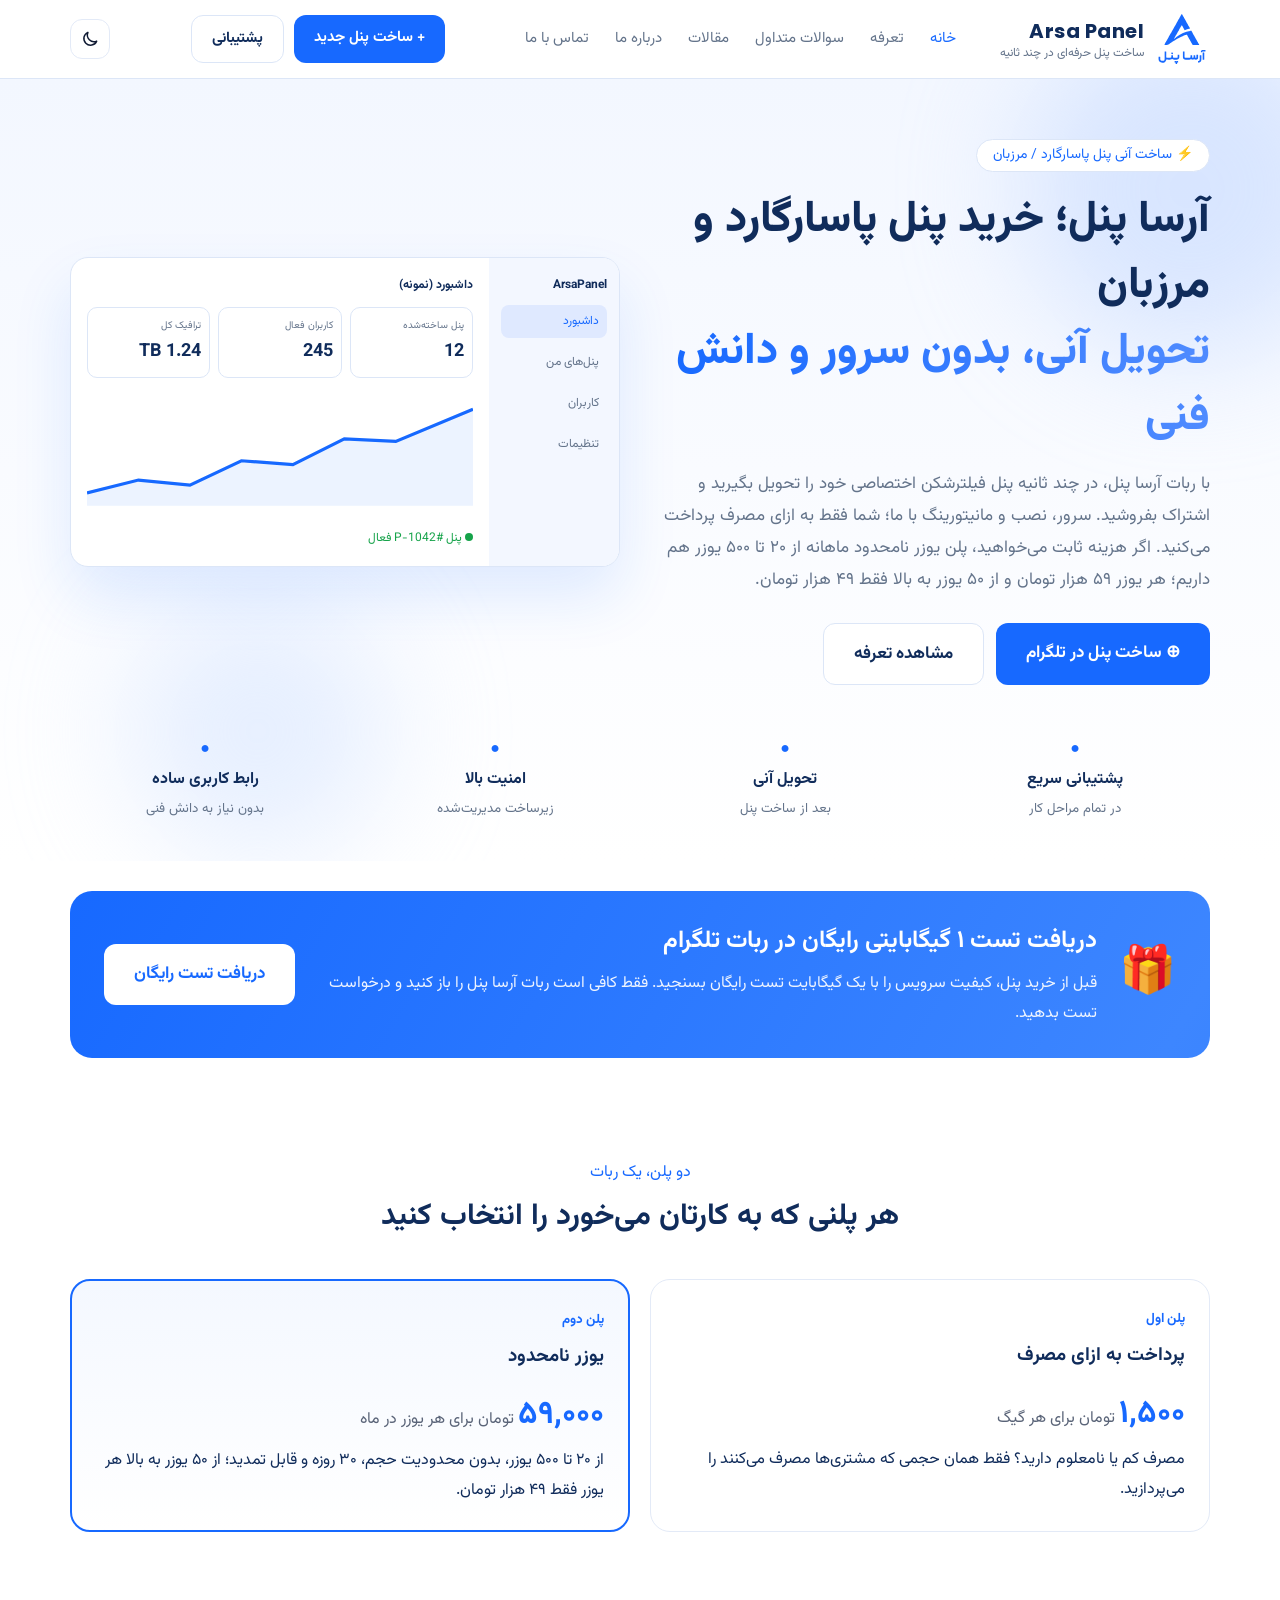
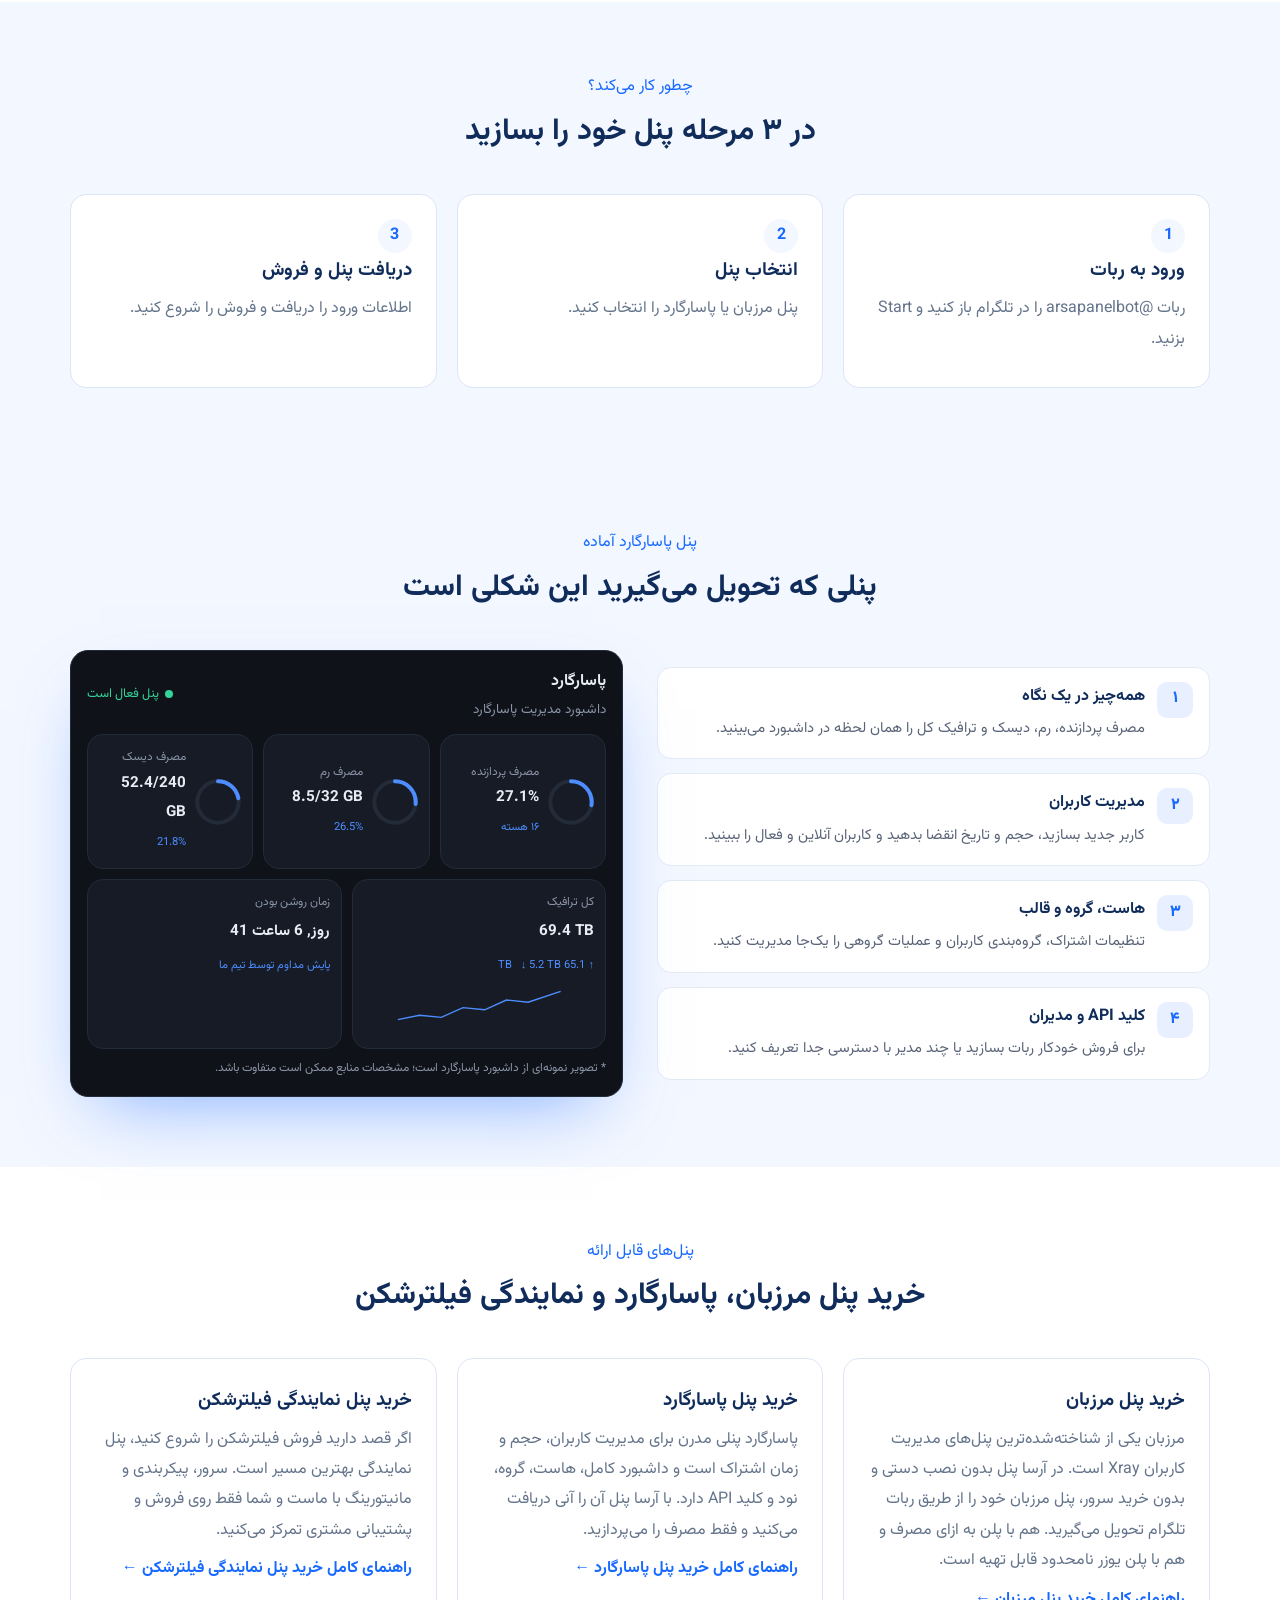
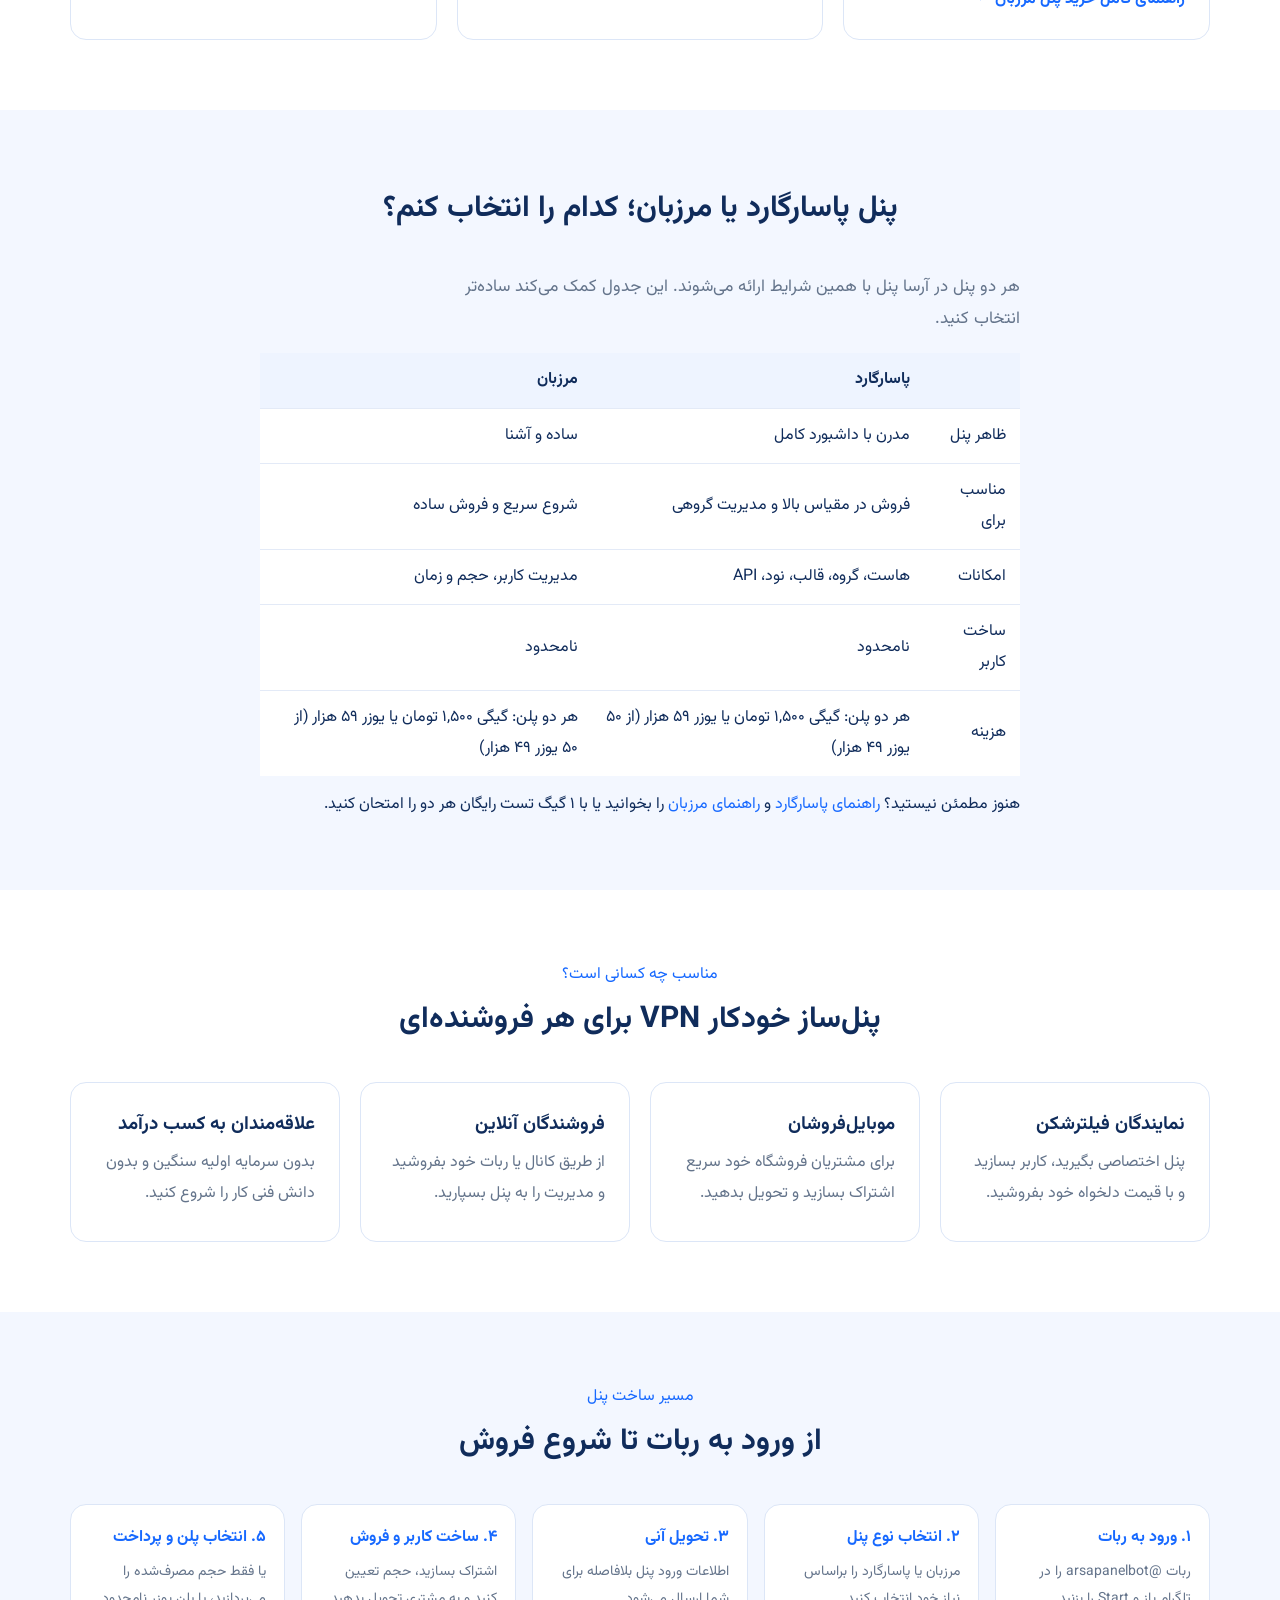
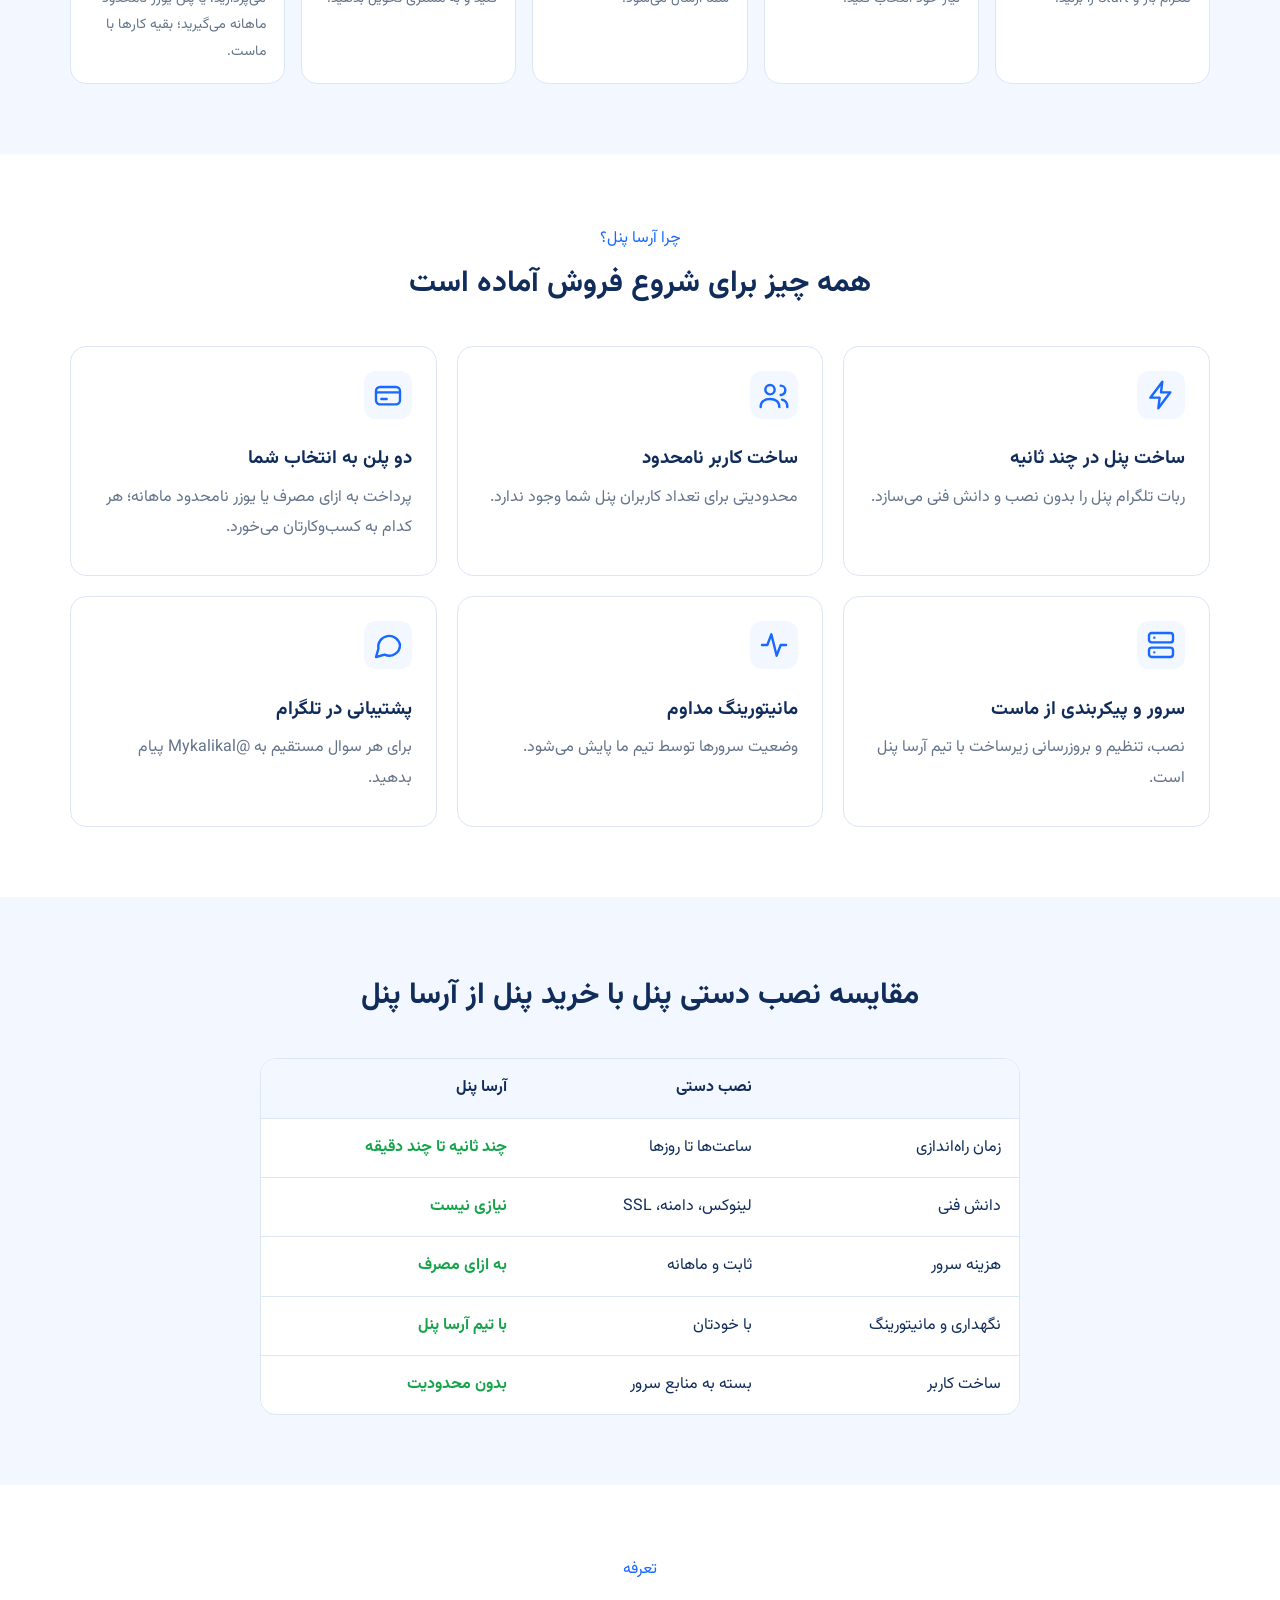
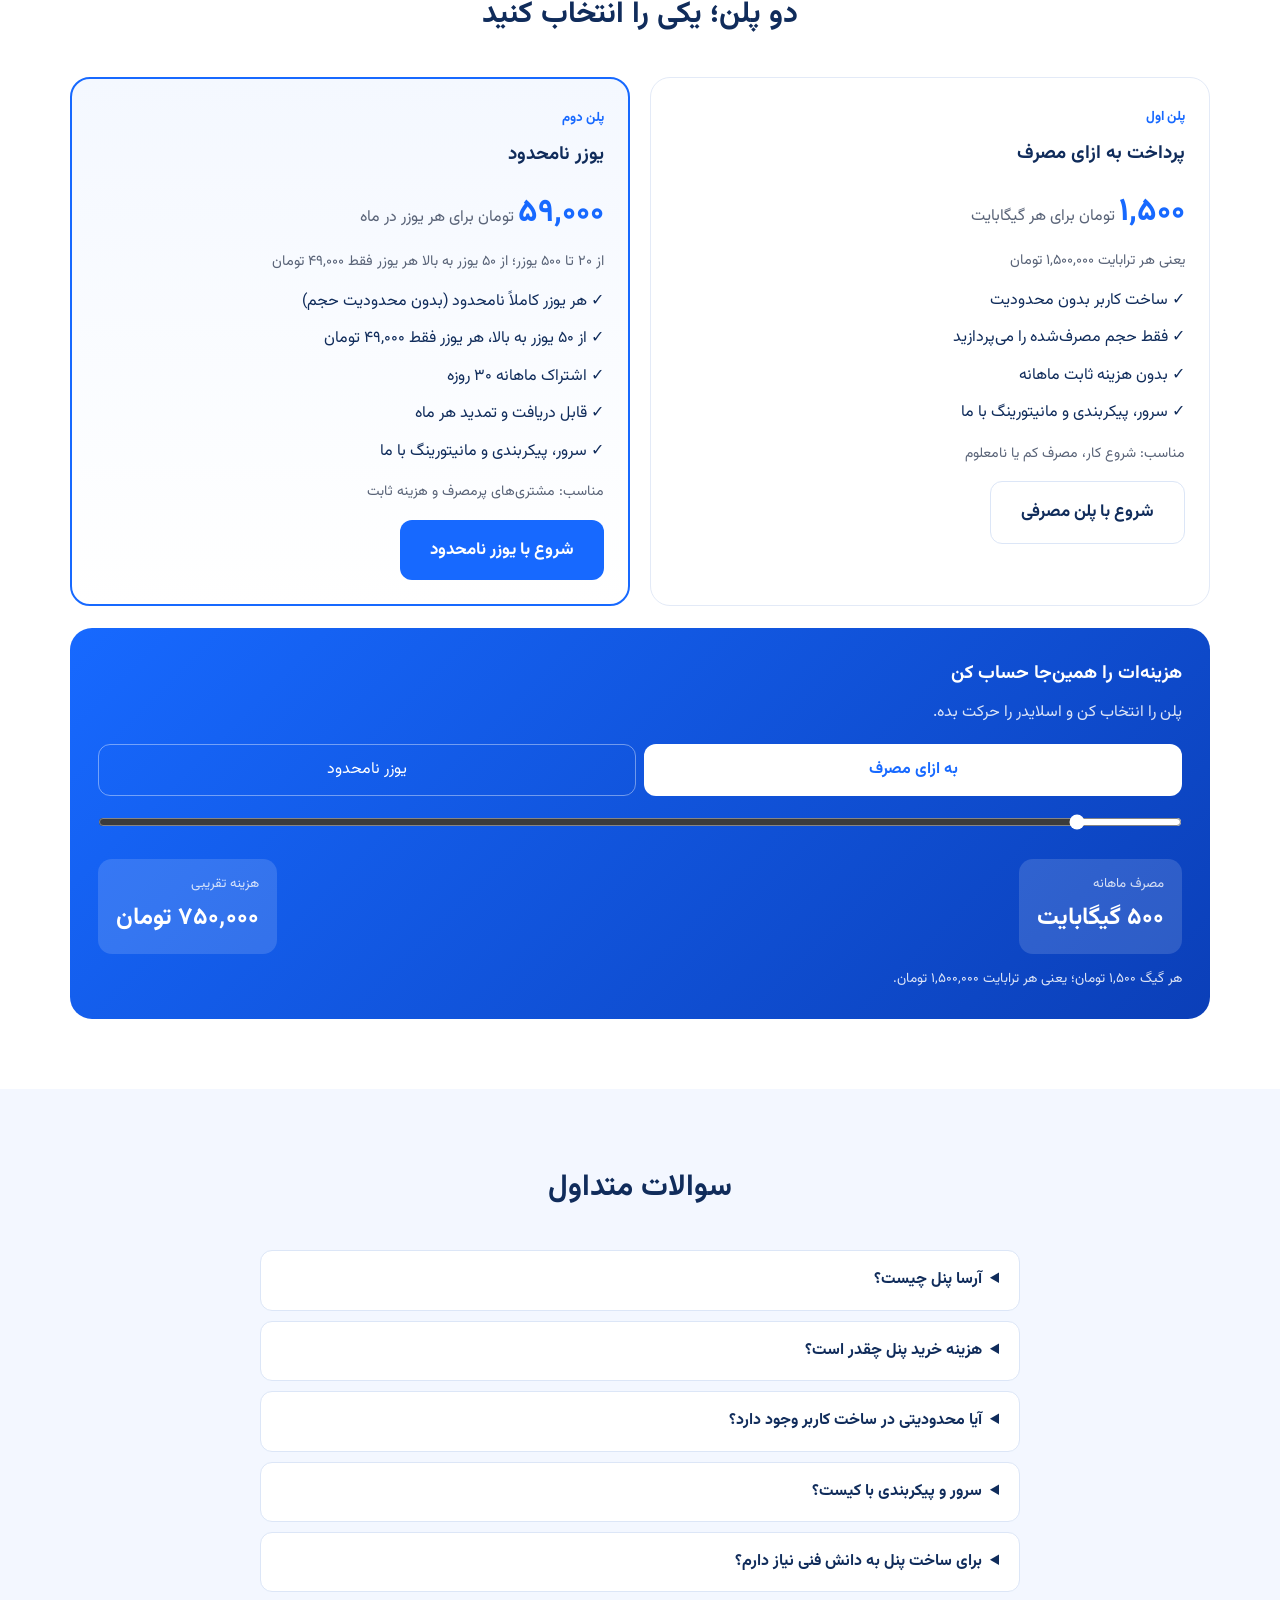
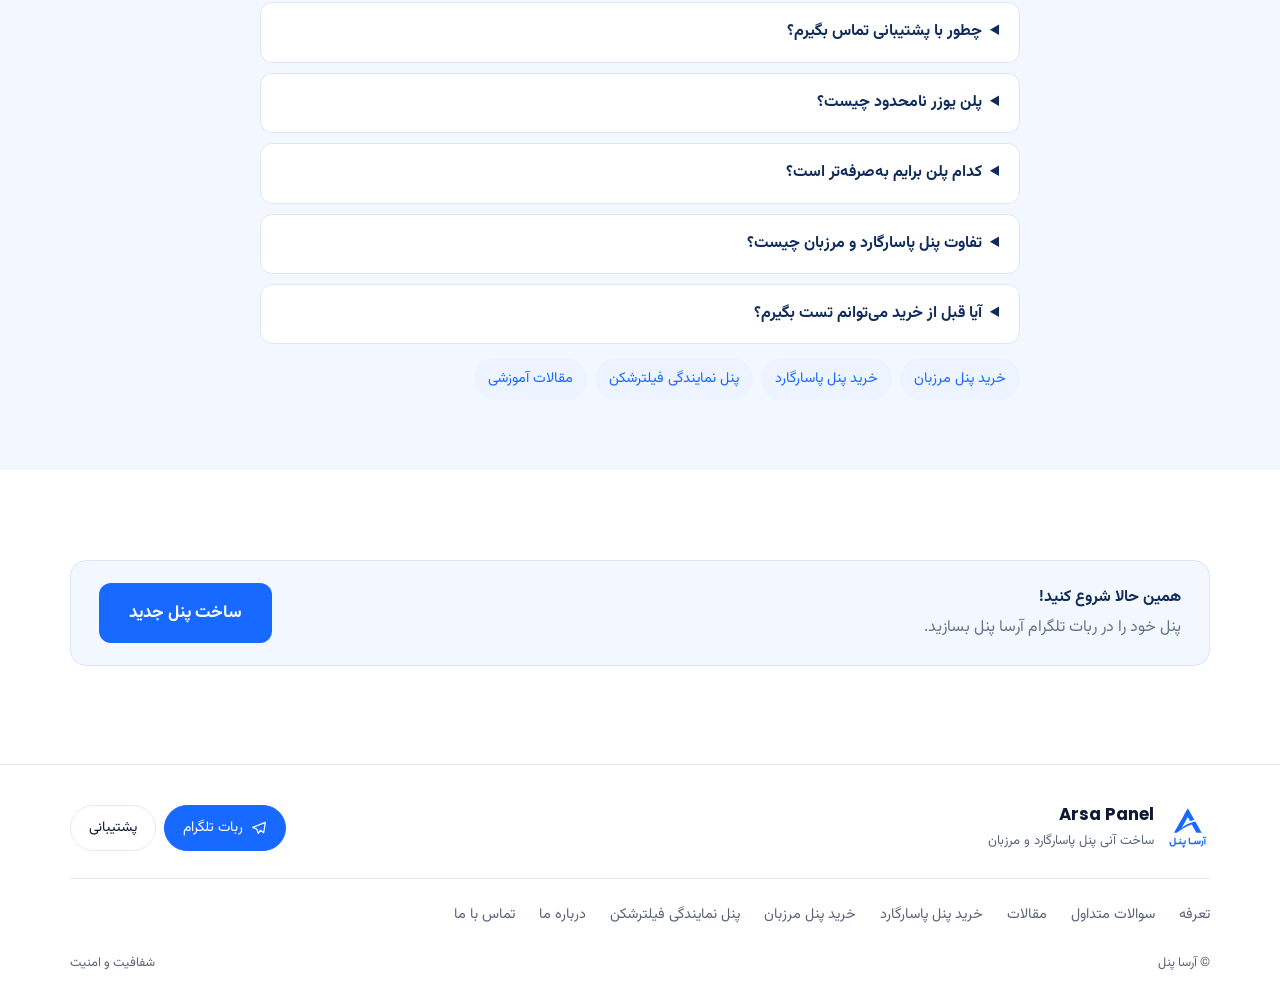
<file: index.html>
<!DOCTYPE html><html lang="fa" dir="rtl"><head><meta charset="utf-8"><script>(function(){try{var t=localStorage.getItem("theme");if(!t)t=matchMedia("(prefers-color-scheme:dark)").matches?"dark":"light";document.documentElement.setAttribute("data-theme",t)}catch(e){}})()</script><meta name="viewport" content="width=device-width,initial-scale=1">
<title>آرسا پنل | خرید پنل پاسارگارد و مرزبان؛ ساخت آنی با ربات تلگرام</title><meta name="description" content="آرسا پنل؛ خرید پنل پاسارگارد و مرزبان با ربات تلگرام، تحویل آنی و بدون نیاز به سرور. پرداخت به ازای مصرف (هر گیگ ۱,۵۰۰ تومان) یا یوزر نامحدود ماهانه از ۴۹ هزار تومان. ۱ گیگ تست رایگان."><meta name="keywords" content="آرسا پنل, arsa panel, خرید پنل پاسارگارد, خرید پنل مرزبان, پنل نمایندگی فیلترشکن, پنل ساز VPN"><link rel="canonical" href="https://matinmok.github.io/arsapanel/"><meta name="robots" content="index,follow,max-image-preview:large">
<meta name="theme-color" content="#1769FF"><meta name="color-scheme" content="light dark"><meta name="author" content="آرسا پنل"><meta property="og:type" content="website"><meta property="og:locale" content="fa_IR"><meta property="og:site_name" content="آرسا پنل"><meta property="og:title" content="آرسا پنل | خرید پنل پاسارگارد و مرزبان با تحویل آنی"><meta property="og:description" content="پنل پاسارگارد یا مرزبان خود را در چند ثانیه با ربات تلگرام بسازید. ساخت کاربر نامحدود، پلن پرداخت به ازای مصرف یا یوزر نامحدود و ۱ گیگ تست رایگان."><meta property="og:url" content="https://matinmok.github.io/arsapanel/"><meta name="twitter:card" content="summary"><meta name="twitter:title" content="آرسا پنل | خرید پنل پاسارگارد و مرزبان"><meta name="twitter:description" content="ساخت آنی پنل پاسارگارد و مرزبان با ربات تلگرام؛ پرداخت به ازای مصرف یا یوزر نامحدود. ۱ گیگ تست رایگان."><link rel="alternate" hreflang="fa-IR" href="https://matinmok.github.io/arsapanel/"><link rel="alternate" hreflang="x-default" href="https://matinmok.github.io/arsapanel/">
<link rel="icon" href="https://matinmok.github.io/arsapanel/favicon.svg" type="image/svg+xml"><link rel="preconnect" href="https://fonts.googleapis.com"><link rel="preconnect" href="https://fonts.gstatic.com" crossorigin><link href="https://fonts.googleapis.com/css2?family=Vazirmatn:wght@400;500;700;800&family=Poppins:wght@600;700;800&display=swap" rel="stylesheet"><link rel="preload" as="style" href="style.css"><link rel="stylesheet" href="style.css">
<style>
.x-dash{background:#0f1218;color:#e8ecf4;border-radius:22px;padding:22px;box-shadow:0 30px 70px -30px rgba(23,105,255,.55);border:1px solid #232a38}
.x-bar{display:flex;align-items:center;justify-content:space-between;gap:12px;margin-bottom:18px;flex-wrap:wrap}
.x-bar b{font-size:1.15rem}.x-bar small{color:#8b95a8;display:block}
.x-live{font-size:.8rem;color:#34d399;display:flex;align-items:center;gap:6px}
.x-live i{width:8px;height:8px;border-radius:50%;background:#34d399;animation:xp 1.6s infinite}
@keyframes xp{0%{box-shadow:0 0 0 0 rgba(52,211,153,.6)}100%{box-shadow:0 0 0 10px rgba(52,211,153,0)}}
.x-gr{display:grid;grid-template-columns:repeat(auto-fit,minmax(200px,1fr));gap:14px}
.x-c{background:#161b25;border:1px solid #232a38;border-radius:16px;padding:16px;display:flex;align-items:center;gap:14px}
.x-c svg{flex:none;width:68px;height:68px;transform:rotate(-90deg)}
.x-c circle{fill:none;stroke-width:7;stroke-linecap:round}
.x-c .t{stroke:#232a38}.x-c .v{stroke:#4d8dff;stroke-dasharray:226.2;stroke-dashoffset:226.2;transition:stroke-dashoffset 1.6s cubic-bezier(.2,.8,.2,1)}
.x-c small{color:#8b95a8;display:block;font-size:.82rem}.x-c strong{font-size:1.35rem;display:block;direction:ltr;text-align:right}.x-c em{font-style:normal;font-size:.78rem;color:#4d8dff}
.x-wide{margin-top:14px;display:grid;grid-template-columns:repeat(auto-fit,minmax(240px,1fr));gap:14px}
.x-wide .x-c{display:block}.x-wide strong{margin:4px 0}
.x-ln{width:100%;height:70px;margin-top:6px}.x-ln path{fill:none;stroke:#4d8dff;stroke-width:2.5;stroke-dasharray:600;stroke-dashoffset:600;transition:stroke-dashoffset 2.2s ease .3s}
.x-in .x-ln path{stroke-dashoffset:0}
.x-note{margin-top:12px;font-size:.82rem;color:#8b95a8}
.x-split{display:grid;grid-template-columns:1fr 1fr;gap:34px;align-items:center}
.x-ben{display:grid;gap:14px}
.x-ben div{display:flex;gap:12px;align-items:flex-start;padding:14px 16px;border-radius:14px;background:#fff;border:1px solid #e3eaf7;transition:transform .25s,border-color .25s}
.x-ben div:hover{transform:translateX(-6px);border-color:#1769FF}
.x-ben b{display:block;margin-bottom:2px}.x-ben span{color:#5a6478;font-size:.92rem;line-height:1.9}
.x-ben i{flex:none;width:36px;height:36px;border-radius:10px;background:#e8f0ff;color:#1769FF;display:grid;place-items:center;font-style:normal;font-weight:800}
.x-calc{background:linear-gradient(135deg,#1769FF,#0b3fb8);color:#fff;border-radius:22px;padding:28px;margin-top:22px}
.x-calc h3{margin:0 0 6px}.x-calc p{margin:0 0 16px;opacity:.85}
.x-calc input{width:100%;accent-color:#fff;height:28px}
.x-res{display:flex;justify-content:space-between;flex-wrap:wrap;gap:14px;margin-top:10px}
.x-res div{background:rgba(255,255,255,.14);border-radius:14px;padding:12px 18px;min-width:150px}
.x-res small{display:block;opacity:.8}.x-res b{font-size:1.5rem}
.x-cmp{width:100%;border-collapse:collapse;min-width:520px}.x-cmp th,.x-cmp td{padding:12px 14px;border-bottom:1px solid #e3eaf7;text-align:right}
.x-cmp th{background:#eef4ff}
.x-tags{display:flex;flex-wrap:wrap;gap:8px;margin-top:14px}.x-tags a{padding:7px 14px;border-radius:99px;background:#eef4ff;color:#1769FF;font-size:.9rem;text-decoration:none;transition:.2s}.x-tags a:hover{background:#1769FF;color:#fff}
.x-tr{overflow-x:auto}
.x-rv{opacity:0;transform:translateY(18px);transition:opacity .7s,transform .7s}.x-rv.x-in{opacity:1;transform:none}
@media(max-width:820px){.x-split{grid-template-columns:1fr}}
@media(prefers-reduced-motion:reduce){.x-rv{opacity:1;transform:none;transition:none}.x-c .v,.x-ln path{transition:none}.x-live i{animation:none}}
.x-dash{padding:16px;border-radius:18px}.x-bar{margin-bottom:12px}.x-bar b{font-size:1rem}
.x-gr{grid-template-columns:repeat(3,1fr);gap:10px}.x-c{padding:11px;gap:9px}.x-c svg{width:46px;height:46px}.x-c strong{font-size:.95rem}.x-c small{font-size:.74rem}.x-c em{font-size:.7rem}
.x-wide{margin-top:10px;gap:10px;grid-template-columns:1fr 1fr}.x-ln{height:38px!important}.x-note{margin-top:8px;font-size:.74rem}
@media(max-width:560px){.x-gr{grid-template-columns:1fr}.x-wide{grid-template-columns:1fr}.x-c svg{width:56px;height:56px}}
.x-plans{display:grid;grid-template-columns:1fr 1fr;gap:20px;margin-top:8px}
.x-pl{display:block;background:#fff;border:1px solid #e3eaf7;border-radius:20px;padding:24px;color:inherit;text-decoration:none;transition:transform .25s,border-color .25s}
.x-pl:hover{transform:translateY(-4px);border-color:#1769FF}.x-f{border:2px solid #1769FF;background:linear-gradient(180deg,#f4f8ff,#fff)}
.x-pl small{color:#1769FF;font-weight:700}.x-pl h3{margin:4px 0 10px}.x-pr{color:#5a6478}.x-pr b{font-size:2rem;color:#1769FF}
.x-sub{margin:4px 0 12px;color:#5a6478;font-size:.9rem}.x-pl ul{list-style:none;padding:0;margin:0 0 12px;display:grid;gap:7px}.x-pl p{line-height:1.9}
.x-for{font-size:.88rem;color:#5a6478;margin:0 0 14px}
.x-tab{display:flex;gap:8px;margin-bottom:12px}.x-tab button{flex:1;padding:10px;border-radius:12px;border:1px solid rgba(255,255,255,.4);background:transparent;color:#fff;font:inherit;cursor:pointer;transition:.2s}.x-tab .on{background:#fff;color:#1769FF;font-weight:700}
.x-nt{margin:12px 0 0!important;font-size:.85rem}
@media(max-width:820px){.x-plans{grid-template-columns:1fr}}
</style>
<style id="arsa-ui">
:root{--mb:#fff;--mt:#0f1a33;--mm:#5a6478;--ml:#e3eaf7;--ms:#f5f8ff}
html[data-theme=dark]{--mb:#0f1522;--mt:#eef2fa;--mm:#9aa6bd;--ml:#232c40;--ms:#121826;color-scheme:dark}
.hd-tools{display:flex;gap:8px;align-items:center;margin-inline-start:auto}
.ib{width:40px;height:40px;border-radius:12px;border:1px solid var(--ml);background:var(--mb);color:var(--mt);display:grid;place-items:center;cursor:pointer;padding:0;transition:.2s}
.ib:hover{border-color:#1769FF;color:#1769FF}
.ib svg{width:20px;height:20px;stroke:currentColor;fill:none;stroke-width:1.8;stroke-linecap:round;stroke-linejoin:round}
.ib-m{display:none}.ic-sun{display:none}
html[data-theme=dark] .ic-sun{display:block}html[data-theme=dark] .ic-moon{display:none}
.burger{display:none!important}
@media(max-width:900px){.nav,.hd-act{display:none!important}.ib-m{display:grid}}
.ov{position:fixed;inset:0;background:rgba(5,10,20,.55);backdrop-filter:blur(3px);opacity:0;visibility:hidden;transition:opacity .3s,visibility 0s .3s;z-index:90}
.dr{position:fixed;top:0;right:0;height:100%;width:min(320px,86vw);background:var(--mb);color:var(--mt);z-index:100;transform:translateX(100%);visibility:hidden;transition:transform .35s cubic-bezier(.2,.8,.2,1),visibility 0s .35s;display:flex;flex-direction:column;padding:18px;box-shadow:-24px 0 60px -24px rgba(0,0,0,.45);overflow-y:auto}
.dr-open .dr{transform:none;visibility:visible;transition-delay:0s}
.dr-open .ov{opacity:1;visibility:visible;transition-delay:0s}
.dr-open{overflow:hidden}
.dr-h{display:flex;justify-content:space-between;align-items:center;margin-bottom:20px}
.dr-h span{display:flex;align-items:center;gap:10px;font:700 1.05rem Poppins,sans-serif}
.dr nav{display:grid;gap:2px}
.dr nav a{padding:12px 14px;border-radius:12px;color:var(--mt);text-decoration:none;font-weight:500;transition:.2s}
.dr nav a:hover,.dr nav a.on{background:var(--ms);color:#1769FF}
.dr h2{margin:20px 14px 6px;font-size:.78rem;color:var(--mm);font-weight:500}
.dr-f{margin-top:auto;display:grid;gap:10px;padding-top:20px}
.mf{border-top:1px solid var(--ml);padding:36px 0 22px;margin-top:8px}
.mf-top{display:flex;justify-content:space-between;align-items:center;gap:18px;flex-wrap:wrap}
.mf-l{display:flex;align-items:center;gap:12px;text-decoration:none;color:var(--mt)}
.mf-l img{border-radius:12px}
.mf-l b{display:block;font:700 1.05rem Poppins,sans-serif}
.mf-l small{display:block;color:var(--mm);font-size:.82rem;margin-top:2px}
.mf-act{display:flex;gap:8px;flex-wrap:wrap}
.mf-pill{display:inline-flex;align-items:center;justify-content:center;gap:8px;padding:9px 18px;border-radius:99px;border:1px solid var(--ml);color:var(--mt);text-decoration:none;font-size:.88rem;transition:.2s}
.mf-pill:hover{border-color:#1769FF;color:#1769FF}
.mf-pill svg{width:16px;height:16px;stroke:currentColor;fill:none;stroke-width:1.8;stroke-linecap:round;stroke-linejoin:round}
.mf-pri,.mf-pri:hover{background:#1769FF;border-color:#1769FF;color:#fff}
.mf-pri:hover{background:#0f56d9}
.mf-nav{display:flex;flex-wrap:wrap;gap:8px 24px;margin-top:24px;padding-top:22px;border-top:1px solid var(--ml)}
.mf-nav a{color:var(--mm);text-decoration:none;font-size:.9rem;transition:color .2s}
.mf-nav a:hover{color:#1769FF}
.mf-b{display:flex;justify-content:space-between;flex-wrap:wrap;gap:8px;margin-top:22px;font-size:.8rem;color:var(--mm)}
.mf-b a{color:var(--mm);text-decoration:none}.mf-b a:hover{color:#1769FF}
@media(max-width:640px){.mf{padding:30px 0 18px}.mf-top{flex-direction:column;align-items:stretch;text-align:center}.mf-l{justify-content:center}.mf-act{display:grid;grid-template-columns:1fr 1fr}.mf-nav{justify-content:center;gap:10px 18px}.mf-b{flex-direction:column;align-items:center;text-align:center}}
html[data-theme=dark] body,html[data-theme=dark] .hero,html[data-theme=dark] .sec{background:#0b0f17!important;color:#e7ecf6}
html[data-theme=dark] .sec.alt{background:#0e131d!important}
html[data-theme=dark] .hd{background:rgba(11,15,23,.88)!important;border-color:#232c40!important}
html[data-theme=dark] .card,html[data-theme=dark] .x-pl,html[data-theme=dark] .x-ben div,html[data-theme=dark] .gift,html[data-theme=dark] .banner,html[data-theme=dark] .mock,html[data-theme=dark] .mk-main,html[data-theme=dark] .feats>div,html[data-theme=dark] .tw,html[data-theme=dark] .tl li,html[data-theme=dark] details{background:#121826!important;border-color:#232c40!important}
html[data-theme=dark] .x-f{background:linear-gradient(180deg,#14213d,#121826)!important;border-color:#1769FF!important}
html[data-theme=dark] .mk-st div,html[data-theme=dark] .x-cmp th,html[data-theme=dark] table th,html[data-theme=dark] .chip{background:#161d2d!important;color:#cfd8ea!important}
html[data-theme=dark] .x-cmp td,html[data-theme=dark] table td,html[data-theme=dark] .x-cmp th{border-color:#232c40!important}
html[data-theme=dark] :is(h1,h2,h3,h4,summary,.x-ben b,.tl b,.logo b,.mk-main b){color:#f1f4fa!important}
html[data-theme=dark] :is(p,li,td,small,.lead,.kick,.x-pr,.x-sub,.x-for,.x-ben span,.tl span,.nav a){color:#a3aec4!important}
html[data-theme=dark] .nav a.on,html[data-theme=dark] .kick,html[data-theme=dark] .x-pr b,html[data-theme=dark] .x-pl small{color:#6ea3ff!important}
html[data-theme=dark] .card a,html[data-theme=dark] details a,html[data-theme=dark] .x-cmp a{color:#6ea3ff!important}
html[data-theme=dark] .x-tags a{background:#162038;color:#6ea3ff}
html[data-theme=dark] .x-tags a:hover{background:#1769FF;color:#fff}
html[data-theme=dark] .btn-o{background:transparent!important;color:#e7ecf6!important;border-color:#2d3850!important}
html[data-theme=dark] .btn-p{color:#fff!important}
html[data-theme=dark] .x-ben i{background:#16233f;color:#6ea3ff}
html[data-theme=dark] .ft-c svg{stroke:#6ea3ff}
html[data-theme=dark] .x-calc,html[data-theme=dark] .x-calc *{color:#fff!important}
html[data-theme=dark] .x-calc .x-tab .on{color:#1769FF!important}
html[data-theme=dark] .x-dash small,html[data-theme=dark] .x-dash .x-note{color:#8b95a8!important}
html[data-theme=dark] .x-dash :is(strong,b){color:#e7ecf6!important}
html[data-theme=dark] .x-dash em{color:#4d8dff!important}
html[data-theme=dark] .x-dash .x-live{color:#34d399!important}
html[data-theme=dark] :is(table,thead,tbody,tr,td,th){background:transparent!important}
html[data-theme=dark] :is(.tw,.x-tr){background:#121826!important;border:1px solid #232c40;border-radius:16px}
html[data-theme=dark] :is(.x-cmp th,table th){background:#161d2d!important}
html[data-theme=dark] .btn:not(.btn-p){background:transparent!important;color:#e7ecf6!important;border-color:#2d3850!important}
html[data-theme=dark] :is(.gift-i,.num){background:#16233f!important;color:#6ea3ff!important}
html[data-theme=dark] .banner b{color:#f1f4fa!important}
html[data-theme=dark] .mock{background:#0f1522!important;border-color:#232c40!important}
html[data-theme=dark] .mk-side{background:#0c111b!important}
html[data-theme=dark] .mk-side :is(b,i){color:#9aa6bd!important;background:transparent!important}
html[data-theme=dark] .mk-side i.on{background:#16233f!important;color:#6ea3ff!important}
html[data-theme=dark] .mk-main{background:#121826!important}
html[data-theme=dark] .mk-st div{background:#161d2d!important}
html[data-theme=dark] .mk-ok{background:#0f2a22!important;color:#34d399!important}
html[data-theme=dark] [data-wb]{background-color:#121826!important}
html[data-theme=dark] [data-dt]{color:#a3aec4!important}
@media(prefers-reduced-motion:reduce){.dr,.ov{transition:none}}
</style>
<script type="application/ld+json">{"@context":"https://schema.org","@type":"Organization","name":"آرسا پنل","alternateName":["Arsa Panel","ArsaPanel","arsapanel"],"url":"https://matinmok.github.io/arsapanel/","logo":"https://matinmok.github.io/arsapanel/favicon.svg","description":"ربات تلگرام ساخت آنی پنل پاسارگارد و مرزبان","sameAs":["https://t.me/arsapanelbot","https://t.me/Mykalikal"],"contactPoint":{"@type":"ContactPoint","contactType":"customer support","url":"https://t.me/Mykalikal","availableLanguage":"fa"}}</script><script type="application/ld+json">{"@context":"https://schema.org","@type":"WebSite","name":"آرسا پنل","alternateName":"Arsa Panel","url":"https://matinmok.github.io/arsapanel/","inLanguage":"fa"}</script><script type="application/ld+json">{"@context":"https://schema.org","@type":"WebPage","name":"آرسا پنل | خرید پنل پاسارگارد و مرزبان","url":"https://matinmok.github.io/arsapanel/","inLanguage":"fa","isPartOf":{"@type":"WebSite","url":"https://matinmok.github.io/arsapanel/"},"about":["پنل پاسارگارد","پنل مرزبان","پنل نمایندگی فیلترشکن"]}</script>
<script type="application/ld+json">{"@context":"https://schema.org","@type":"Service","name":"ساخت آنی پنل پاسارگارد و مرزبان","provider":{"@type":"Organization","name":"آرسا پنل"},"serviceType":"پنل نمایندگی فیلترشکن","areaServed":"IR","offers":[{"@type":"Offer","name":"پلن پرداخت به ازای مصرف","price":"15000","priceCurrency":"IRR","description":"هر گیگابایت ۱,۵۰۰ تومان (هر ترابایت ۱,۵۰۰,۰۰۰ تومان)، پرداخت به ازای مصرف"},{"@type":"Offer","name":"پلن یوزر نامحدود (۲۰ تا ۴۹ یوزر)","price":"590000","priceCurrency":"IRR","description":"هر یوزر نامحدود ۵۹,۰۰۰ تومان در ماه (۳۰ روزه)، قابل تمدید"},{"@type":"Offer","name":"پلن یوزر نامحدود (۵۰ تا ۵۰۰ یوزر)","price":"490000","priceCurrency":"IRR","description":"از ۵۰ یوزر به بالا هر یوزر نامحدود ۴۹,۰۰۰ تومان در ماه (۳۰ روزه)، قابل تمدید"}]}</script>
<script type="application/ld+json">{"@context":"https://schema.org","@type":"HowTo","name":"ساخت پنل پاسارگارد یا مرزبان با آرسا پنل","step":[{"@type":"HowToStep","name":"ورود به ربات","text":"ربات @arsapanelbot را در تلگرام باز کنید و Start بزنید."},{"@type":"HowToStep","name":"انتخاب پنل","text":"پنل پاسارگارد یا مرزبان را انتخاب کنید."},{"@type":"HowToStep","name":"دریافت اطلاعات ورود","text":"آدرس و اطلاعات ورود پنل بلافاصله ارسال می‌شود."},{"@type":"HowToStep","name":"ساخت کاربر و فروش","text":"اشتراک بسازید، حجم تعیین کنید و به مشتری بفروشید."}]}</script>
<script type="application/ld+json">{"@context": "https://schema.org", "@type": "FAQPage", "mainEntity": [{"@type": "Question", "name": "آرسا پنل چیست؟", "acceptedAnswer": {"@type": "Answer", "text": "آرسا پنل یک ربات تلگرامی برای ساخت خودکار پنل فیلترشکن است. بدون دانش فنی، پنل مرزبان یا پاسارگارد خود را می‌سازید."}}, {"@type": "Question", "name": "هزینه خرید پنل چقدر است؟", "acceptedAnswer": {"@type": "Answer", "text": "دو پلن دارید: پرداخت به ازای مصرف که هر گیگابایت ۱,۵۰۰ تومان است (هر ترابایت ۱,۵۰۰,۰۰۰ تومان)، و پلن یوزر نامحدود که هر یوزر ۵۹,۰۰۰ تومان در ماه است (از ۵۰ یوزر به بالا هر یوزر ۴۹,۰۰۰ تومان)."}}, {"@type": "Question", "name": "آیا محدودیتی در ساخت کاربر وجود دارد؟", "acceptedAnswer": {"@type": "Answer", "text": "خیر، ساخت کاربر در پنل‌های شما محدودیتی ندارد."}}, {"@type": "Question", "name": "سرور و پیکربندی با کیست؟", "acceptedAnswer": {"@type": "Answer", "text": "همه سرورها، پیکربندی و مانیتورینگ با تیم آرسا پنل است."}}, {"@type": "Question", "name": "برای ساخت پنل به دانش فنی نیاز دارم؟", "acceptedAnswer": {"@type": "Answer", "text": "خیر. کافی است ربات @arsapanelbot را در تلگرام باز کنید و مراحل را دنبال کنید."}}, {"@type": "Question", "name": "چطور با پشتیبانی تماس بگیرم؟", "acceptedAnswer": {"@type": "Answer", "text": "از طریق تلگرام به @Mykalikal پیام بدهید."}}, {"@type": "Question", "name": "تفاوت پنل پاسارگارد و مرزبان چیست؟", "acceptedAnswer": {"@type": "Answer", "text": "مرزبان پنل شناخته‌شده و پرکاربرد است و پاسارگارد پنلی مدرن‌تر با داشبورد کامل، مدیریت هاست، گروه و نود. هر دو را می‌توانید در آرسا پنل بسازید."}}, {"@type": "Question", "name": "آیا قبل از خرید می‌توانم تست بگیرم؟", "acceptedAnswer": {"@type": "Answer", "text": "بله، در ربات تلگرام ۱ گیگابایت تست رایگان دریافت می‌کنید."}},{"@type":"Question","name":"پلن یوزر نامحدود چیست؟","acceptedAnswer":{"@type":"Answer","text":"پنلی از ۲۰ تا ۵۰۰ یوزر که هر یوزر آن بدون محدودیت حجم است و ماهانه (۳۰ روزه) دریافت و تمدید می‌شود. قیمت هر یوزر نامحدود ۵۹,۰۰۰ تومان است و از ۵۰ یوزر به بالا ۴۹,۰۰۰ تومان."}},{"@type":"Question","name":"کدام پلن برایم به‌صرفه‌تر است؟","acceptedAnswer":{"@type":"Answer","text":"اگر مصرف مشتری‌هایتان کم یا نامعلوم است پلن به ازای مصرف را بگیرید. اگر مشتری‌های پرمصرف دارید و هزینه ثابت و قابل پیش‌بینی می‌خواهید، پلن یوزر نامحدود مناسب‌تر است؛ به‌خصوص از ۵۰ یوزر به بالا که هر یوزر ۴۹,۰۰۰ تومان است."}}]}</script></head><body>
<header class="hd"><div class="wrap hd-in"><a class="logo" href="./"><img src="https://matinmok.github.io/arsapanel/favicon.svg" width="56" height="56" alt="Arsa Panel"><span><b style="font-family:'Poppins',sans-serif;letter-spacing:.5px">Arsa Panel</b><small>ساخت پنل حرفه‌ای در چند ثانیه</small></span></a>
<button class="burger" aria-label="منو" aria-expanded="false">☰</button><nav class="nav" aria-label="منوی اصلی"><a href="./" class=on>خانه</a><a href="./#pricing">تعرفه</a><a href="./#faq">سوالات متداول</a><a href="articles.html">مقالات</a><a href="about.html">درباره ما</a><a href="contact.html">تماس با ما</a></nav>
<div class="hd-act"><a class="btn btn-p" href="https://t.me/arsapanelbot" rel="noopener" target="_blank">+ ساخت پنل جدید</a><a class="btn btn-o" href="https://t.me/Mykalikal" rel="noopener" target="_blank">پشتیبانی</a></div><div class="hd-tools"><button type="button" class="ib" id="thb" aria-label="تغییر حالت تیره / روشن"><svg class="ic-moon" viewBox="0 0 24 24" aria-hidden="true"><path d="M20 14.5A8 8 0 0 1 9.5 4 8 8 0 1 0 20 14.5z"/></svg><svg class="ic-sun" viewBox="0 0 24 24" aria-hidden="true"><circle cx="12" cy="12" r="4"/><path d="M12 2v2M12 20v2M4.9 4.9l1.4 1.4M17.7 17.7l1.4 1.4M2 12h2M20 12h2M4.9 19.1l1.4-1.4M17.7 6.3l1.4-1.4"/></svg></button><button type="button" class="ib ib-m" id="mb" aria-label="باز کردن منو" aria-controls="dr" aria-expanded="false"><svg viewBox="0 0 24 24" aria-hidden="true"><path d="M4 7h16M4 12h16M4 17h10"/></svg></button></div></div></header>
<div class="ov" id="ov"></div><aside class="dr" id="dr" role="dialog" aria-modal="true" aria-label="منوی سایت"><div class="dr-h"><span><img src="https://matinmok.github.io/arsapanel/favicon.svg" width="34" height="34" alt="">Arsa Panel</span><button type="button" class="ib" id="dc" aria-label="بستن منو"><svg viewBox="0 0 24 24" aria-hidden="true"><path d="M6 6l12 12M18 6L6 18"/></svg></button></div><nav aria-label="منوی موبایل"><a href="./" class="on">خانه</a><a href="./#pricing">تعرفه</a><a href="./#faq">سوالات متداول</a><a href="articles.html">مقالات</a><a href="about.html">درباره ما</a><a href="contact.html">تماس با ما</a><h2>راهنماها</h2><a href="buy-pasarguard.html">خرید پنل پاسارگارد</a><a href="buy-marzban-panel.html">خرید پنل مرزبان</a><a href="reseller-vpn-panel.html">پنل نمایندگی فیلترشکن</a></nav><div class="dr-f"><a class="btn btn-p btn-l" href="https://t.me/arsapanelbot" target="_blank" rel="noopener">+ ساخت پنل جدید</a><a class="btn btn-o btn-l" href="https://t.me/Mykalikal" target="_blank" rel="noopener">پشتیبانی</a></div></aside>
<main><section class="hero"><div class="wrap hero-g"><div><span class="chip">⚡ ساخت آنی پنل پاسارگارد / مرزبان</span><h1>آرسا پنل؛ خرید پنل پاسارگارد و مرزبان <em>تحویل آنی، بدون سرور و دانش فنی</em></h1>
<p class="lead">با ربات آرسا پنل، در چند ثانیه پنل فیلترشکن اختصاصی خود را تحویل بگیرید و اشتراک بفروشید. سرور، نصب و مانیتورینگ با ما؛ شما فقط به ازای مصرف پرداخت می‌کنید. اگر هزینه ثابت می‌خواهید، پلن یوزر نامحدود ماهانه از ۲۰ تا ۵۰۰ یوزر هم داریم؛ هر یوزر ۵۹ هزار تومان و از ۵۰ یوزر به بالا فقط ۴۹ هزار تومان.</p>
<div class="cta"><a class="btn btn-p btn-l" href="https://t.me/arsapanelbot" target="_blank" rel="noopener">⊕ ساخت پنل در تلگرام</a><a class="btn btn-o btn-l" href="#pricing">مشاهده تعرفه</a></div></div><div class="mock" aria-hidden="true"><div class="mk-side"><b>ArsaPanel</b><i class="on">داشبورد</i><i>پنل‌های من</i><i>کاربران</i><i>تنظیمات</i></div><div class="mk-main"><h4>داشبورد (نمونه)</h4><div class="mk-st"><div><small>پنل ساخته‌شده</small><b>12</b></div><div><small>کاربران فعال</small><b>245</b></div><div><small>ترافیک کل</small><b>1.24 TB</b></div></div><svg viewBox="0 0 300 90" class="chart" role="img" aria-label="نمونه نمودار مصرف"><path d="M0 80 L40 70 L80 74 L120 55 L160 58 L200 38 L240 40 L300 15" fill="none" stroke="#1769FF" stroke-width="2.5"/><path d="M0 80 L40 70 L80 74 L120 55 L160 58 L200 38 L240 40 L300 15 V90 H0Z" fill="#1769FF" opacity=".08"/></svg><div class="mk-ok"><span class="dot"></span> پنل #P-1042 فعال</div></div></div></div>
<div class="wrap feats"><div><span>●</span><b>پشتیبانی سریع</b><small>در تمام مراحل کار</small></div><div><span>●</span><b>تحویل آنی</b><small>بعد از ساخت پنل</small></div><div><span>●</span><b>امنیت بالا</b><small>زیرساخت مدیریت‌شده</small></div><div><span>●</span><b>رابط کاربری ساده</b><small>بدون نیاز به دانش فنی</small></div></div></section>
<section class="sec tst"><div class="wrap"><div class="gift"><div class="gift-i">🎁</div><div><h2>دریافت تست ۱ گیگابایتی رایگان در ربات تلگرام</h2><p>قبل از خرید پنل، کیفیت سرویس را با یک گیگابایت تست رایگان بسنجید. فقط کافی است ربات آرسا پنل را باز کنید و درخواست تست بدهید.</p></div><a class="btn btn-p btn-l pulse" href="https://t.me/arsapanelbot" target="_blank" rel="noopener">دریافت تست رایگان</a></div></div></section>

<section class="sec"><div class="wrap"><p class="kick">دو پلن، یک ربات</p><h2>هر پلنی که به کارتان می‌خورد را انتخاب کنید</h2><div class="x-plans x-rv"><a class="x-pl" href="#pricing"><small>پلن اول</small><h3>پرداخت به ازای مصرف</h3><div class="x-pr"><b>۱,۵۰۰</b> تومان برای هر گیگ</div><p>مصرف کم یا نامعلوم دارید؟ فقط همان حجمی که مشتری‌ها مصرف می‌کنند را می‌پردازید.</p></a><a class="x-pl x-f" href="#pricing"><small>پلن دوم</small><h3>یوزر نامحدود</h3><div class="x-pr"><b>۵۹,۰۰۰</b> تومان برای هر یوزر در ماه</div><p>از ۲۰ تا ۵۰۰ یوزر، بدون محدودیت حجم، ۳۰ روزه و قابل تمدید؛ از ۵۰ یوزر به بالا هر یوزر فقط ۴۹ هزار تومان.</p></a></div></div></section>
<section class="sec alt"><div class="wrap"><p class="kick">چطور کار می‌کند؟</p><h2>در ۳ مرحله پنل خود را بسازید</h2><div class="steps"><div class="card"><span class="num">1</span><h3>ورود به ربات</h3><p>ربات @arsapanelbot را در تلگرام باز کنید و Start بزنید.</p></div><div class="card"><span class="num">2</span><h3>انتخاب پنل</h3><p>پنل مرزبان یا پاسارگارد را انتخاب کنید.</p></div><div class="card"><span class="num">3</span><h3>دریافت پنل و فروش</h3><p>اطلاعات ورود را دریافت و فروش را شروع کنید.</p></div></div></div></section>

<section class="sec alt"><div class="wrap"><p class="kick">پنل پاسارگارد آماده</p><h2>پنلی که تحویل می‌گیرید این شکلی است</h2>
<div class="x-split x-rv"><div class="x-ben">
<div><i>۱</i><p style="margin:0"><b>همه‌چیز در یک نگاه</b><span>مصرف پردازنده، رم، دیسک و ترافیک کل را همان لحظه در داشبورد می‌بینید.</span></p></div>
<div><i>۲</i><p style="margin:0"><b>مدیریت کاربران</b><span>کاربر جدید بسازید، حجم و تاریخ انقضا بدهید و کاربران آنلاین و فعال را ببینید.</span></p></div>
<div><i>۳</i><p style="margin:0"><b>هاست، گروه و قالب</b><span>تنظیمات اشتراک، گروه‌بندی کاربران و عملیات گروهی را یک‌جا مدیریت کنید.</span></p></div>
<div><i>۴</i><p style="margin:0"><b>کلید API و مدیران</b><span>برای فروش خودکار ربات بسازید یا چند مدیر با دسترسی جدا تعریف کنید.</span></p></div></div>
<div class="x-dash" id="xd"><div class="x-bar"><div><b>پاسارگارد</b><small>داشبورد مدیریت پاسارگارد</small></div><span class="x-live"><i></i> پنل فعال است</span></div>
<div class="x-gr">
<div class="x-c"><svg viewBox="0 0 80 80"><circle class="t" cx="40" cy="40" r="36"/><circle class="v" data-p="27.4" cx="40" cy="40" r="36"/></svg><div><small>مصرف پردازنده</small><strong data-n="27.4" data-s="%">0%</strong><em>۱۶ هسته</em></div></div>
<div class="x-c"><svg viewBox="0 0 80 80"><circle class="t" cx="40" cy="40" r="36"/><circle class="v" data-p="26.5" cx="40" cy="40" r="36"/></svg><div><small>مصرف رم</small><strong>8.5/32 GB</strong><em>26.5%</em></div></div>
<div class="x-c"><svg viewBox="0 0 80 80"><circle class="t" cx="40" cy="40" r="36"/><circle class="v" data-p="21.8" cx="40" cy="40" r="36"/></svg><div><small>مصرف دیسک</small><strong>52.4/240 GB</strong><em>21.8%</em></div></div></div>
<div class="x-wide"><div class="x-c"><small>کل ترافیک</small><strong data-n="70.3" data-s=" TB">0 TB</strong><em>↑ 65.1 TB &nbsp; ↓ 5.2 TB</em><svg class="x-ln" viewBox="0 0 300 70" style="transform:none;width:100%;height:70px"><path d="M0 60 L40 52 L80 56 L120 38 L160 42 L200 24 L240 28 L300 8"/></svg></div>
<div class="x-c"><small>زمان روشن بودن</small><strong>41 روز, 6 ساعت</strong><em>پایش مداوم توسط تیم ما</em></div></div>
<p class="x-note">* تصویر نمونه‌ای از داشبورد پاسارگارد است؛ مشخصات منابع ممکن است متفاوت باشد.</p></div></div></div></section>

<section class="sec"><div class="wrap"><p class="kick">پنل‌های قابل ارائه</p><h2>خرید پنل مرزبان، پاسارگارد و نمایندگی فیلترشکن</h2><div class="g3"><article class="card hov kwc x-rv"><h3>خرید پنل مرزبان</h3><p>مرزبان یکی از شناخته‌شده‌ترین پنل‌های مدیریت کاربران Xray است. در آرسا پنل بدون نصب دستی و بدون خرید سرور، پنل مرزبان خود را از طریق ربات تلگرام تحویل می‌گیرید. هم با پلن به ازای مصرف و هم با پلن یوزر نامحدود قابل تهیه است.</p><a href="buy-marzban-panel.html">راهنمای کامل خرید پنل مرزبان ←</a></article><article class="card hov kwc x-rv"><h3>خرید پنل پاسارگارد</h3><p>پاسارگارد پنلی مدرن برای مدیریت کاربران، حجم و زمان اشتراک است و داشبورد کامل، هاست، گروه، نود و کلید API دارد. با آرسا پنل آن را آنی دریافت می‌کنید و فقط مصرف را می‌پردازید.</p><a href="buy-pasarguard.html">راهنمای کامل خرید پنل پاسارگارد ←</a></article><article class="card hov kwc x-rv"><h3>خرید پنل نمایندگی فیلترشکن</h3><p>اگر قصد دارید فروش فیلترشکن را شروع کنید، پنل نمایندگی بهترین مسیر است. سرور، پیکربندی و مانیتورینگ با ماست و شما فقط روی فروش و پشتیبانی مشتری تمرکز می‌کنید.</p><a href="reseller-vpn-panel.html">راهنمای کامل خرید پنل نمایندگی فیلترشکن ←</a></article></div></div></section>

<section class="sec alt"><div class="wrap narrow"><h2>پنل پاسارگارد یا مرزبان؛ کدام را انتخاب کنم؟</h2><p class="lead" style="margin-bottom:18px">هر دو پنل در آرسا پنل با همین شرایط ارائه می‌شوند. این جدول کمک می‌کند ساده‌تر انتخاب کنید.</p><div class="x-tr"><table class="x-cmp"><thead><tr><th></th><th>پاسارگارد</th><th>مرزبان</th></tr></thead><tbody><tr><td>ظاهر پنل</td><td>مدرن با داشبورد کامل</td><td>ساده و آشنا</td></tr><tr><td>مناسب برای</td><td>فروش در مقیاس بالا و مدیریت گروهی</td><td>شروع سریع و فروش ساده</td></tr><tr><td>امکانات</td><td>هاست، گروه، قالب، نود، API</td><td>مدیریت کاربر، حجم و زمان</td></tr><tr><td>ساخت کاربر</td><td>نامحدود</td><td>نامحدود</td></tr><tr><td>هزینه</td><td>هر دو پلن: گیگی ۱,۵۰۰ تومان یا یوزر ۵۹ هزار (از ۵۰ یوزر ۴۹ هزار)</td><td>هر دو پلن: گیگی ۱,۵۰۰ تومان یا یوزر ۵۹ هزار (از ۵۰ یوزر ۴۹ هزار)</td></tr></tbody></table></div><p style="margin-top:14px">هنوز مطمئن نیستید؟ <a href="buy-pasarguard.html">راهنمای پاسارگارد</a> و <a href="buy-marzban-panel.html">راهنمای مرزبان</a> را بخوانید یا با ۱ گیگ تست رایگان هر دو را امتحان کنید.</p></div></section>

<section class="sec"><div class="wrap"><p class="kick">مناسب چه کسانی است؟</p><h2>پنل‌ساز خودکار VPN برای هر فروشنده‌ای</h2><div class="g4"><div class="card hov"><h3>نمایندگان فیلترشکن</h3><p>پنل اختصاصی بگیرید، کاربر بسازید و با قیمت دلخواه خود بفروشید.</p></div><div class="card hov"><h3>موبایل‌فروشان</h3><p>برای مشتریان فروشگاه خود سریع اشتراک بسازید و تحویل بدهید.</p></div><div class="card hov"><h3>فروشندگان آنلاین</h3><p>از طریق کانال یا ربات خود بفروشید و مدیریت را به پنل بسپارید.</p></div><div class="card hov"><h3>علاقه‌مندان به کسب درآمد</h3><p>بدون سرمایه اولیه سنگین و بدون دانش فنی کار را شروع کنید.</p></div></div></div></section>

<section class="sec alt"><div class="wrap"><p class="kick">مسیر ساخت پنل</p><h2>از ورود به ربات تا شروع فروش</h2><ol class="tl"><li><b>۱. ورود به ربات</b><span>ربات @arsapanelbot را در تلگرام باز و Start را بزنید.</span></li><li><b>۲. انتخاب نوع پنل</b><span>مرزبان یا پاسارگارد را براساس نیاز خود انتخاب کنید.</span></li><li><b>۳. تحویل آنی</b><span>اطلاعات ورود پنل بلافاصله برای شما ارسال می‌شود.</span></li><li><b>۴. ساخت کاربر و فروش</b><span>اشتراک بسازید، حجم تعیین کنید و به مشتری تحویل بدهید.</span></li><li><b>۵. انتخاب پلن و پرداخت</b><span>یا فقط حجم مصرف‌شده را می‌پردازید، یا پلن یوزر نامحدود ماهانه می‌گیرید؛ بقیه کارها با ماست.</span></li></ol></div></section>

<section class="sec"><div class="wrap"><p class="kick">چرا آرسا پنل؟</p><h2>همه چیز برای شروع فروش آماده است</h2><div class="g3"><div class="card ft-c"><svg viewBox="0 0 24 24" width="28" height="28" fill="none" stroke="#1769FF" stroke-width="1.8" stroke-linecap="round" stroke-linejoin="round" aria-hidden="true"><path d="M13 2 4 14h7l-1 8 9-12h-7z"/></svg><h3>ساخت پنل در چند ثانیه</h3><p>ربات تلگرام پنل را بدون نصب و دانش فنی می‌سازد.</p></div><div class="card ft-c"><svg viewBox="0 0 24 24" width="28" height="28" fill="none" stroke="#1769FF" stroke-width="1.8" stroke-linecap="round" stroke-linejoin="round" aria-hidden="true"><circle cx="9" cy="8" r="3.5"/><path d="M2 21c0-4 3-6 7-6s7 2 7 6M17 5a3.5 3.5 0 0 1 0 7M22 21c0-3-1.500-5-4-5.500"/></svg><h3>ساخت کاربر نامحدود</h3><p>محدودیتی برای تعداد کاربران پنل شما وجود ندارد.</p></div><div class="card ft-c"><svg viewBox="0 0 24 24" width="28" height="28" fill="none" stroke="#1769FF" stroke-width="1.8" stroke-linecap="round" stroke-linejoin="round" aria-hidden="true"><rect x="3" y="6" width="18" height="13" rx="3"/><path d="M3 10h18M7 15h4"/></svg><h3>دو پلن به انتخاب شما</h3><p>پرداخت به ازای مصرف یا یوزر نامحدود ماهانه؛ هر کدام به کسب‌وکارتان می‌خورد.</p></div><div class="card ft-c"><svg viewBox="0 0 24 24" width="28" height="28" fill="none" stroke="#1769FF" stroke-width="1.8" stroke-linecap="round" stroke-linejoin="round" aria-hidden="true"><rect x="3" y="3" width="18" height="7" rx="2"/><rect x="3" y="14" width="18" height="7" rx="2"/><path d="M7 6.500h.01M7 17.500h.01"/></svg><h3>سرور و پیکربندی از ماست</h3><p>نصب، تنظیم و بروزرسانی زیرساخت با تیم آرسا پنل است.</p></div><div class="card ft-c"><svg viewBox="0 0 24 24" width="28" height="28" fill="none" stroke="#1769FF" stroke-width="1.8" stroke-linecap="round" stroke-linejoin="round" aria-hidden="true"><path d="M3 12h4l3-8 4 16 3-8h4"/></svg><h3>مانیتورینگ مداوم</h3><p>وضعیت سرورها توسط تیم ما پایش می‌شود.</p></div><div class="card ft-c"><svg viewBox="0 0 24 24" width="28" height="28" fill="none" stroke="#1769FF" stroke-width="1.8" stroke-linecap="round" stroke-linejoin="round" aria-hidden="true"><path d="M21 12a8 8 0 0 1-11.500 7.200L3 21l1.800-6.200A8 8 0 1 1 21 12z"/></svg><h3>پشتیبانی در تلگرام</h3><p>برای هر سوال مستقیم به @Mykalikal پیام بدهید.</p></div></div></div></section>

<section class="sec alt"><div class="wrap narrow"><h2>مقایسه نصب دستی پنل با خرید پنل از آرسا پنل</h2><div class="tw"><table><thead><tr><th></th><th>نصب دستی</th><th>آرسا پنل</th></tr></thead><tbody><tr><td>زمان راه‌اندازی</td><td>ساعت‌ها تا روزها</td><td class="g">چند ثانیه تا چند دقیقه</td></tr><tr><td>دانش فنی</td><td>لینوکس، دامنه، SSL</td><td class="g">نیازی نیست</td></tr><tr><td>هزینه سرور</td><td>ثابت و ماهانه</td><td class="g">به ازای مصرف</td></tr><tr><td>نگهداری و مانیتورینگ</td><td>با خودتان</td><td class="g">با تیم آرسا پنل</td></tr><tr><td>ساخت کاربر</td><td>بسته به منابع سرور</td><td class="g">بدون محدودیت</td></tr></tbody></table></div></div></section>

<section class="sec" id="pricing"><div class="wrap"><p class="kick">تعرفه</p><h2>دو پلن؛ یکی را انتخاب کنید</h2>
<div class="x-plans x-rv"><div class="x-pl"><small>پلن اول</small><h3>پرداخت به ازای مصرف</h3><div class="x-pr"><b>۱,۵۰۰</b> تومان برای هر گیگابایت</div><p class="x-sub">یعنی هر ترابایت ۱,۵۰۰,۰۰۰ تومان</p><ul><li>✓ ساخت کاربر بدون محدودیت</li><li>✓ فقط حجم مصرف‌شده را می‌پردازید</li><li>✓ بدون هزینه ثابت ماهانه</li><li>✓ سرور، پیکربندی و مانیتورینگ با ما</li></ul><p class="x-for">مناسب: شروع کار، مصرف کم یا نامعلوم</p><a class="btn btn-o btn-l" href="https://t.me/arsapanelbot" target="_blank" rel="noopener">شروع با پلن مصرفی</a></div>
<div class="x-pl x-f"><small>پلن دوم</small><h3>یوزر نامحدود</h3><div class="x-pr"><b>۵۹,۰۰۰</b> تومان برای هر یوزر در ماه</div><p class="x-sub">از ۲۰ تا ۵۰۰ یوزر؛ از ۵۰ یوزر به بالا هر یوزر فقط ۴۹,۰۰۰ تومان</p><ul><li>✓ هر یوزر کاملاً نامحدود (بدون محدودیت حجم)</li><li>✓ از ۵۰ یوزر به بالا، هر یوزر فقط ۴۹,۰۰۰ تومان</li><li>✓ اشتراک ماهانه ۳۰ روزه</li><li>✓ قابل دریافت و تمدید هر ماه</li><li>✓ سرور، پیکربندی و مانیتورینگ با ما</li></ul><p class="x-for">مناسب: مشتری‌های پرمصرف و هزینه ثابت</p><a class="btn btn-p btn-l" href="https://t.me/arsapanelbot" target="_blank" rel="noopener">شروع با یوزر نامحدود</a></div></div>
<div class="x-calc x-rv"><h3>هزینه‌ات را همین‌جا حساب کن</h3><p>پلن را انتخاب کن و اسلایدر را حرکت بده.</p><div class="x-tab" role="tablist"><button type="button" id="xm1" class="on">به ازای مصرف</button><button type="button" id="xm2">یوزر نامحدود</button></div><input id="xr" type="range" min="50" max="5000" step="50" value="500" aria-label="مقدار"><div class="x-res"><div><small id="xl">مصرف ماهانه</small><b id="xt"></b></div><div><small>هزینه تقریبی</small><b id="xp"></b></div></div><p class="x-nt" id="xn"></p></div></div></section>
<section class="sec alt" id="faq"><div class="wrap narrow"><h2>سوالات متداول</h2><details><summary>آرسا پنل چیست؟</summary><p>آرسا پنل یک ربات تلگرامی برای ساخت خودکار پنل فیلترشکن است. بدون دانش فنی، پنل مرزبان یا پاسارگارد خود را می‌سازید.</p></details><details><summary>هزینه خرید پنل چقدر است؟</summary><p>دو پلن دارید: پرداخت به ازای مصرف که هر گیگابایت ۱,۵۰۰ تومان است (هر ترابایت ۱,۵۰۰,۰۰۰ تومان)، و پلن یوزر نامحدود که هر یوزر ۵۹,۰۰۰ تومان در ماه است (از ۵۰ یوزر به بالا هر یوزر ۴۹,۰۰۰ تومان).</p></details><details><summary>آیا محدودیتی در ساخت کاربر وجود دارد؟</summary><p>خیر، ساخت کاربر در پنل‌های شما محدودیتی ندارد.</p></details><details><summary>سرور و پیکربندی با کیست؟</summary><p>همه سرورها، پیکربندی و مانیتورینگ با تیم آرسا پنل است.</p></details><details><summary>برای ساخت پنل به دانش فنی نیاز دارم؟</summary><p>خیر. کافی است ربات @arsapanelbot را در تلگرام باز کنید و مراحل را دنبال کنید.</p></details><details><summary>چطور با پشتیبانی تماس بگیرم؟</summary><p>از طریق تلگرام به @Mykalikal پیام بدهید.</p></details><details><summary>پلن یوزر نامحدود چیست؟</summary><p>پنلی از ۲۰ تا ۵۰۰ یوزر که هر یوزر آن بدون محدودیت حجم است و ماهانه (۳۰ روزه) دریافت و تمدید می‌شود. قیمت هر یوزر نامحدود ۵۹,۰۰۰ تومان است و از ۵۰ یوزر به بالا ۴۹,۰۰۰ تومان.</p></details><details><summary>کدام پلن برایم به‌صرفه‌تر است؟</summary><p>اگر مصرف مشتری‌هایتان کم یا نامعلوم است پلن به ازای مصرف را بگیرید. اگر مشتری‌های پرمصرف دارید و هزینه ثابت و قابل پیش‌بینی می‌خواهید، پلن یوزر نامحدود مناسب‌تر است؛ به‌خصوص از ۵۰ یوزر به بالا که هر یوزر ۴۹,۰۰۰ تومان است.</p></details><details><summary>تفاوت پنل پاسارگارد و مرزبان چیست؟</summary><p>مرزبان پنلی شناخته‌شده و ساده است و پاسارگارد پنلی مدرن‌تر با داشبورد کامل، هاست، گروه و نود. هر دو را می‌توانید در آرسا پنل بسازید.</p></details><details><summary>آیا قبل از خرید می‌توانم تست بگیرم؟</summary><p>بله، در ربات تلگرام ۱ گیگابایت تست رایگان دریافت می‌کنید.</p></details>
<div class="x-tags"><a href="buy-marzban-panel.html">خرید پنل مرزبان</a><a href="buy-pasarguard.html">خرید پنل پاسارگارد</a><a href="reseller-vpn-panel.html">پنل نمایندگی فیلترشکن</a><a href="articles.html">مقالات آموزشی</a></div></div></section>

<section class="sec"><div class="wrap"><div class="banner"><div><b>همین حالا شروع کنید!</b><p>پنل خود را در ربات تلگرام آرسا پنل بسازید.</p></div><a class="btn btn-p btn-l" href="https://t.me/arsapanelbot" target="_blank" rel="noopener">ساخت پنل جدید</a></div></div></section></main>
<footer class="mf"><div class="wrap"><div class="mf-top"><a class="mf-l" href="./"><img src="https://matinmok.github.io/arsapanel/favicon.svg" width="44" height="44" alt="آرسا پنل"><span><b>Arsa Panel</b><small>ساخت آنی پنل پاسارگارد و مرزبان</small></span></a><div class="mf-act"><a class="mf-pill mf-pri" href="https://t.me/arsapanelbot" target="_blank" rel="noopener"><svg viewBox="0 0 24 24" aria-hidden="true"><path d="M21.5 3.5 2.5 11l6 2.5L11 20l3-4.5 5 3.500z"/></svg>ربات تلگرام</a><a class="mf-pill" href="https://t.me/Mykalikal" target="_blank" rel="noopener">پشتیبانی</a></div></div><nav class="mf-nav" aria-label="پیوندهای فوتر"><a href="./#pricing">تعرفه</a><a href="./#faq">سوالات متداول</a><a href="articles.html">مقالات</a><a href="buy-pasarguard.html">خرید پنل پاسارگارد</a><a href="buy-marzban-panel.html">خرید پنل مرزبان</a><a href="reseller-vpn-panel.html">پنل نمایندگی فیلترشکن</a><a href="about.html">درباره ما</a><a href="contact.html">تماس با ما</a></nav><div class="mf-b"><span>© آرسا پنل</span><a href="trust.html">شفافیت و امنیت</a></div></div></footer><script src="script.js"></script>
<script>
(function(){var fa=function(n){return n.toLocaleString('fa-IR')};
var r=document.getElementById('xr'),m=1;
if(r){var f=function(){var v=+r.value,t=document.getElementById('xt'),p=document.getElementById('xp'),n=document.getElementById('xn');
if(m==1){t.textContent=fa(v)+' گیگابایت';p.textContent=fa(v*1500)+' تومان';n.textContent='هر گیگ ۱,۵۰۰ تومان؛ یعنی هر ترابایت ۱,۵۰۰,۰۰۰ تومان.'}
else{var pu=v>=50?49000:59000;t.textContent=fa(v)+' یوزر نامحدود';p.textContent=fa(v*pu)+' تومان / ماه';n.textContent='هر یوزر '+fa(pu)+' تومان'+(v<50?'؛ از ۵۰ یوزر به بالا هر یوزر فقط ۴۹,۰۰۰ تومان.':' (تعرفه ۵۰ یوزر به بالا).')+' ۳۰ روزه و قابل تمدید.'}
document.getElementById('xl').textContent=m==1?'مصرف ماهانه':'تعداد یوزر'};
var sm=function(k){m=k;var c=k==1?[50,5000,50,500]:[20,500,10,50];r.min=c[0];r.max=c[1];r.step=c[2];r.value=c[3];
document.getElementById('xm1').classList.toggle('on',k==1);document.getElementById('xm2').classList.toggle('on',k==2);f()};
r.addEventListener('input',f);document.getElementById('xm1').onclick=function(){sm(1)};document.getElementById('xm2').onclick=function(){sm(2)};f()}
var rm=matchMedia('(prefers-reduced-motion:reduce)').matches;
function run(el){el.classList.add('x-in');el.querySelectorAll('.v').forEach(function(c){c.style.strokeDashoffset=226.2*(1-c.dataset.p/100)});
el.querySelectorAll('[data-n]').forEach(function(s){var t=+s.dataset.n,u=s.dataset.s,st=performance.now();if(rm){s.textContent=t+u;return}
(function tk(n){var p=Math.min((n-st)/1500,1);s.textContent=(t*(1-Math.pow(1-p,3))).toFixed(1)+u;if(p<1)requestAnimationFrame(tk)})(st)})}
var els=document.querySelectorAll('.x-rv,#xd');
if(!('IntersectionObserver' in window)){els.forEach(run);return}
var io=new IntersectionObserver(function(e){e.forEach(function(x){if(x.isIntersecting){run(x.target);io.unobserve(x.target)}})},{threshold:.2});
els.forEach(function(e){io.observe(e)})})();
</script>
<script>
(function(){var d=document,r=d.documentElement,b=d.getElementById('thb'),m=d.getElementById('mb'),c=d.getElementById('dc'),o=d.getElementById('ov'),p=d.getElementById('dr');
function tc(t){var e=d.querySelector('meta[name=theme-color]');if(e)e.setAttribute('content',t=='dark'?'#0b0f17':'#1769FF')}
tc(r.getAttribute('data-theme'));
if(b)b.onclick=function(){var t=r.getAttribute('data-theme')=='dark'?'light':'dark';r.setAttribute('data-theme',t);try{localStorage.setItem('theme',t)}catch(e){}tc(t)};
function op(){r.classList.add('dr-open');m.setAttribute('aria-expanded','true');setTimeout(function(){c.focus()},60)}
function cl(){r.classList.remove('dr-open');m.setAttribute('aria-expanded','false');m.focus()}
if(m&&p){m.onclick=op;c.onclick=cl;o.onclick=cl;p.querySelectorAll('a').forEach(function(a){a.addEventListener('click',function(){r.classList.remove('dr-open')})});
d.addEventListener('keydown',function(e){if(e.key=='Escape'&&r.classList.contains('dr-open'))cl()});
matchMedia('(min-width:901px)').addEventListener('change',function(q){if(q.matches)r.classList.remove('dr-open')})}})();
</script><script>
(function(){var d=document,r=d.documentElement;
function fx(){d.querySelectorAll('[data-wb],[data-dt]').forEach(function(e){e.removeAttribute('data-wb');e.removeAttribute('data-dt')});
if(r.getAttribute('data-theme')!='dark')return;
d.body.querySelectorAll('*').forEach(function(e){if(e.closest('.x-dash,.x-calc,.btn-p,.mf-pri,svg,script,style'))return;
var s=getComputedStyle(e),b=s.backgroundColor.match(/[\d.]+/g);
if(b&&(b.length<4||+b[3]>.6)&&+b[0]>200&&+b[1]>200&&+b[2]>200)e.setAttribute('data-wb','1');
var c=s.color.match(/[\d.]+/g);
if(c&&(+c[0]+ +c[1]+ +c[2])<330&&Array.prototype.some.call(e.childNodes,function(n){return n.nodeType==3&&n.textContent.trim()}))e.setAttribute('data-dt','1')})}
var t=d.getElementById('thb');if(t)t.addEventListener('click',function(){setTimeout(fx,450)});
window.addEventListener('load',function(){setTimeout(fx,200);setTimeout(fx,900)})})();
</script><script src="https://arsapanel.matinder.workers.dev/widget.js" defer></script></body></html>
</file>
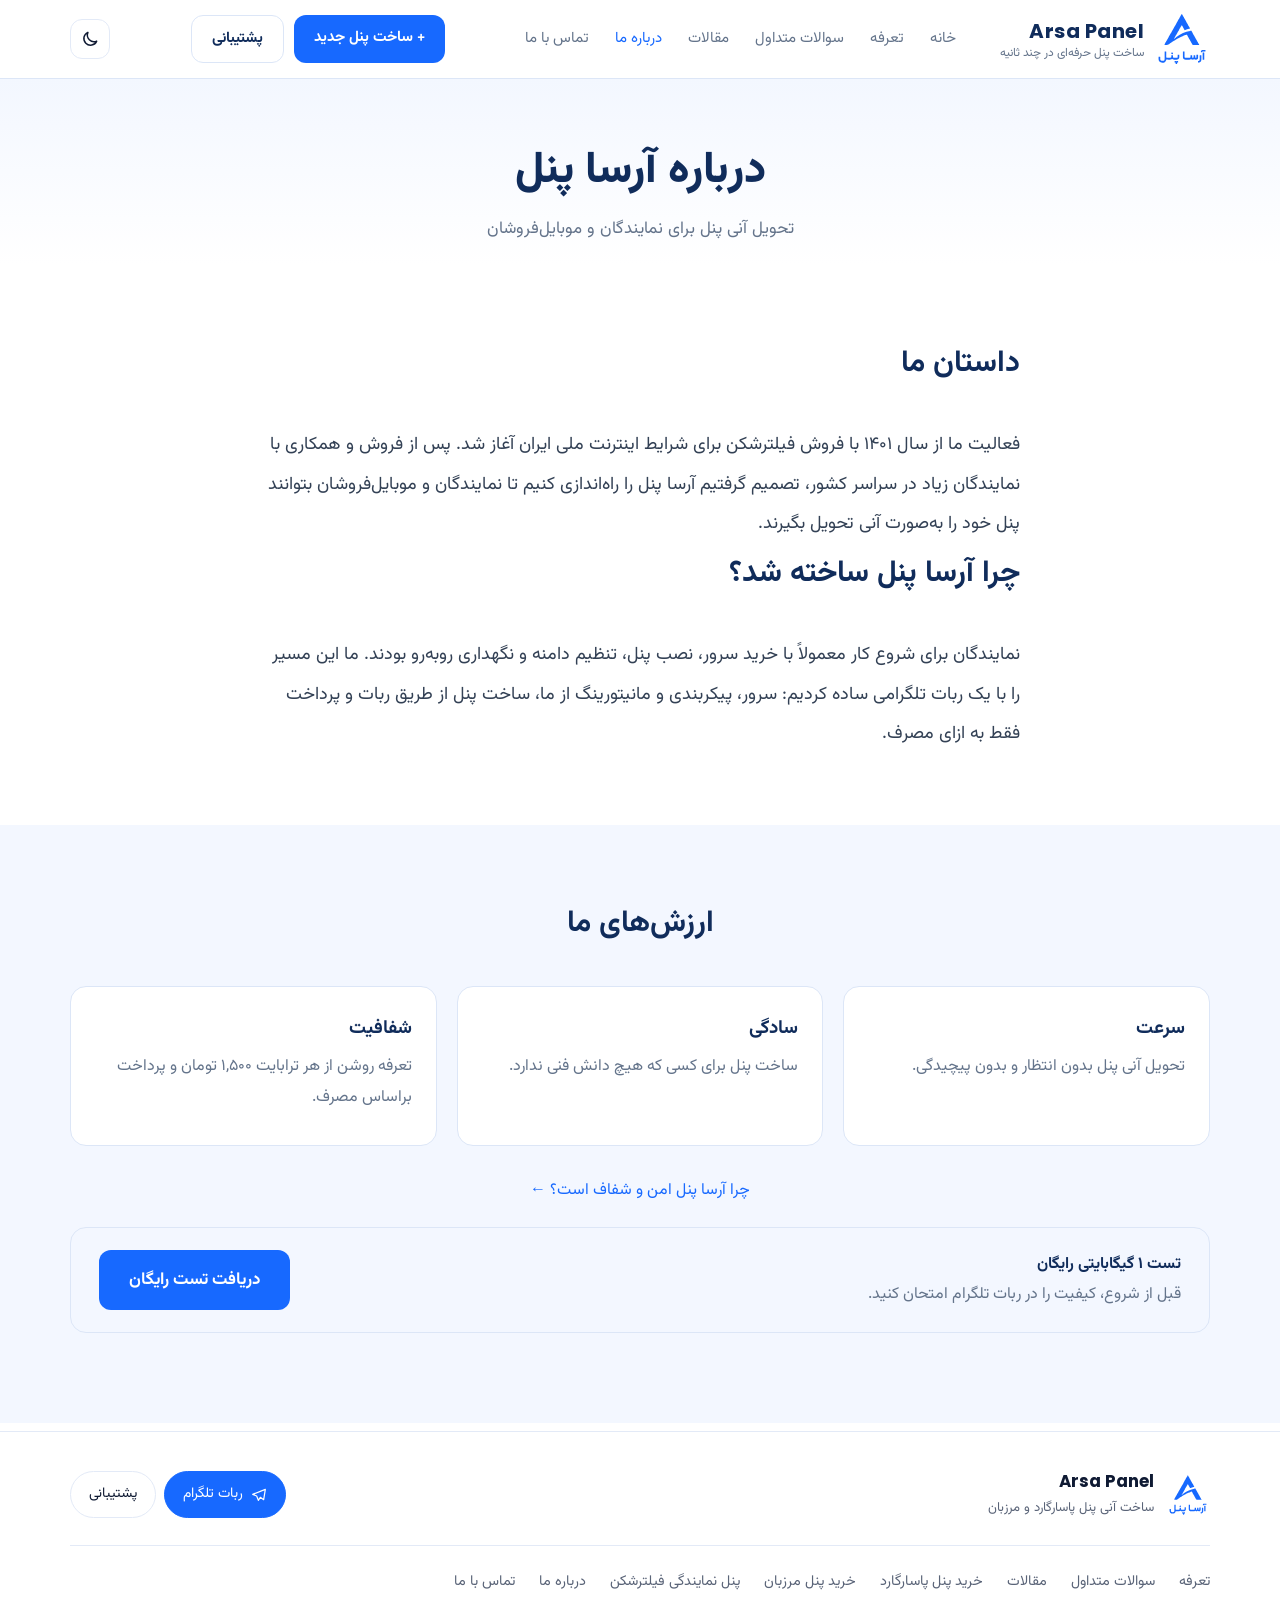
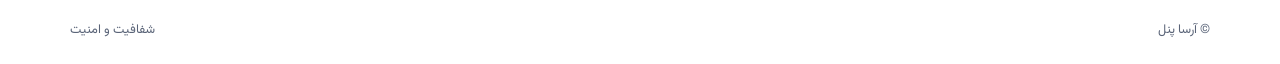
<file: about.html>
<!DOCTYPE html><html lang="fa" dir="rtl"><head><meta charset="utf-8"><script>(function(){try{var t=localStorage.getItem("theme");if(!t)t=matchMedia("(prefers-color-scheme:dark)").matches?"dark":"light";document.documentElement.setAttribute("data-theme",t)}catch(e){}})()</script><meta name="viewport" content="width=device-width,initial-scale=1">
<title>درباره ما | تیم آرسا پنل — پنل‌ساز خودکار VPN</title>
<meta name="description" content="داستان آرسا پنل: تیمی با سابقه فروش فیلترشکن از سال ۱۴۰۱ که پنل پاسارگارد و مرزبان را آنی برای نمایندگان و موبایل‌فروشان تحویل می‌دهد.">
<meta name="keywords" content="درباره آرسا پنل, تیم آرسا پنل, پنل ساز VPN, خرید پنل مرزبان, خرید پنل پاسارگارد">
<link rel="canonical" href="https://matinmok.github.io/arsapanel/about.html">
<meta name="robots" content="index,follow,max-image-preview:large,max-snippet:-1,max-video-preview:-1">
<meta name="theme-color" content="#1769FF"><meta name="color-scheme" content="light dark"><meta name="author" content="آرسا پنل">
<meta property="og:type" content="website"><meta property="og:locale" content="fa_IR"><meta property="og:site_name" content="آرسا پنل"><meta property="og:title" content="درباره ما | تیم آرسا پنل — پنل‌ساز خودکار VPN"><meta property="og:description" content="داستان آرسا پنل: تیمی با سابقه فروش فیلترشکن از سال ۱۴۰۱ که پنل پاسارگارد و مرزبان را آنی برای نمایندگان و موبایل‌فروشان تحویل می‌دهد."><meta property="og:url" content="https://matinmok.github.io/arsapanel/about.html"><meta property="og:image" content="https://matinmok.github.io/arsapanel/favicon.svg">
<meta name="twitter:card" content="summary"><meta name="twitter:title" content="درباره ما | تیم آرسا پنل"><meta name="twitter:description" content="تیمی با سابقه فروش فیلترشکن از ۱۴۰۱؛ پنل پاسارگارد و مرزبان آنی تحویل داده می‌شود."><meta name="twitter:image" content="https://matinmok.github.io/arsapanel/favicon.svg">
<link rel="alternate" hreflang="fa-IR" href="https://matinmok.github.io/arsapanel/about.html"><link rel="alternate" hreflang="x-default" href="https://matinmok.github.io/arsapanel/about.html">
<link rel="icon" href="https://matinmok.github.io/arsapanel/favicon.svg" type="image/svg+xml"><link rel="preconnect" href="https://fonts.googleapis.com"><link rel="preconnect" href="https://fonts.gstatic.com" crossorigin><link href="https://fonts.googleapis.com/css2?family=Vazirmatn:wght@400;500;700;800&family=Poppins:wght@600;700;800&display=swap" rel="stylesheet"><link rel="preload" as="style" href="style.css"><link rel="stylesheet" href="style.css">
<style id="arsa-ui">
:root{--mb:#fff;--mt:#0f1a33;--mm:#5a6478;--ml:#e3eaf7;--ms:#f5f8ff}
html[data-theme=dark]{--mb:#0f1522;--mt:#eef2fa;--mm:#9aa6bd;--ml:#232c40;--ms:#121826;color-scheme:dark}
.hd-tools{display:flex;gap:8px;align-items:center;margin-inline-start:auto}
.ib{width:40px;height:40px;border-radius:12px;border:1px solid var(--ml);background:var(--mb);color:var(--mt);display:grid;place-items:center;cursor:pointer;padding:0;transition:.2s}
.ib:hover{border-color:#1769FF;color:#1769FF}
.ib svg{width:20px;height:20px;stroke:currentColor;fill:none;stroke-width:1.8;stroke-linecap:round;stroke-linejoin:round}
.ib-m{display:none}.ic-sun{display:none}
html[data-theme=dark] .ic-sun{display:block}html[data-theme=dark] .ic-moon{display:none}
.burger{display:none!important}
@media(max-width:900px){.nav,.hd-act{display:none!important}.ib-m{display:grid}}
.ov{position:fixed;inset:0;background:rgba(5,10,20,.55);backdrop-filter:blur(3px);opacity:0;visibility:hidden;transition:opacity .3s,visibility 0s .3s;z-index:90}
.dr{position:fixed;top:0;right:0;height:100%;width:min(320px,86vw);background:var(--mb);color:var(--mt);z-index:100;transform:translateX(100%);visibility:hidden;transition:transform .35s cubic-bezier(.2,.8,.2,1),visibility 0s .35s;display:flex;flex-direction:column;padding:18px;box-shadow:-24px 0 60px -24px rgba(0,0,0,.45);overflow-y:auto}
.dr-open .dr{transform:none;visibility:visible;transition-delay:0s}
.dr-open .ov{opacity:1;visibility:visible;transition-delay:0s}
.dr-open{overflow:hidden}
.dr-h{display:flex;justify-content:space-between;align-items:center;margin-bottom:20px}
.dr-h span{display:flex;align-items:center;gap:10px;font:700 1.05rem Poppins,sans-serif}
.dr nav{display:grid;gap:2px}
.dr nav a{padding:12px 14px;border-radius:12px;color:var(--mt);text-decoration:none;font-weight:500;transition:.2s}
.dr nav a:hover,.dr nav a.on{background:var(--ms);color:#1769FF}
.dr h2{margin:20px 14px 6px;font-size:.78rem;color:var(--mm);font-weight:500}
.dr-f{margin-top:auto;display:grid;gap:10px;padding-top:20px}
.mf{border-top:1px solid var(--ml);padding:36px 0 22px;margin-top:8px}
.mf-top{display:flex;justify-content:space-between;align-items:center;gap:18px;flex-wrap:wrap}
.mf-l{display:flex;align-items:center;gap:12px;text-decoration:none;color:var(--mt)}
.mf-l img{border-radius:12px}
.mf-l b{display:block;font:700 1.05rem Poppins,sans-serif}
.mf-l small{display:block;color:var(--mm);font-size:.82rem;margin-top:2px}
.mf-act{display:flex;gap:8px;flex-wrap:wrap}
.mf-pill{display:inline-flex;align-items:center;justify-content:center;gap:8px;padding:9px 18px;border-radius:99px;border:1px solid var(--ml);color:var(--mt);text-decoration:none;font-size:.88rem;transition:.2s}
.mf-pill:hover{border-color:#1769FF;color:#1769FF}
.mf-pill svg{width:16px;height:16px;stroke:currentColor;fill:none;stroke-width:1.8;stroke-linecap:round;stroke-linejoin:round}
.mf-pri,.mf-pri:hover{background:#1769FF;border-color:#1769FF;color:#fff}
.mf-pri:hover{background:#0f56d9}
.mf-nav{display:flex;flex-wrap:wrap;gap:8px 24px;margin-top:24px;padding-top:22px;border-top:1px solid var(--ml)}
.mf-nav a{color:var(--mm);text-decoration:none;font-size:.9rem;transition:color .2s}
.mf-nav a:hover{color:#1769FF}
.mf-b{display:flex;justify-content:space-between;flex-wrap:wrap;gap:8px;margin-top:22px;font-size:.8rem;color:var(--mm)}
.mf-b a{color:var(--mm);text-decoration:none}.mf-b a:hover{color:#1769FF}
@media(max-width:640px){.mf{padding:30px 0 18px}.mf-top{flex-direction:column;align-items:stretch;text-align:center}.mf-l{justify-content:center}.mf-act{display:grid;grid-template-columns:1fr 1fr}.mf-nav{justify-content:center;gap:10px 18px}.mf-b{flex-direction:column;align-items:center;text-align:center}}
html[data-theme=dark] body,html[data-theme=dark] .hero,html[data-theme=dark] .sec,html[data-theme=dark] .abt-h{background:#0b0f17!important;color:#e7ecf6}
html[data-theme=dark] .sec.alt{background:#0e131d!important}
html[data-theme=dark] .hd{background:rgba(11,15,23,.88)!important;border-color:#232c40!important}
html[data-theme=dark] .card,html[data-theme=dark] .banner,html[data-theme=dark] details{background:#121826!important;border-color:#232c40!important}
html[data-theme=dark] :is(h1,h2,h3,h4,summary,.tl b,.logo b){color:#f1f4fa!important}
html[data-theme=dark] :is(p,li,td,small,.lead,.kick,.nav a){color:#a3aec4!important}
html[data-theme=dark] .nav a.on{color:#6ea3ff!important}
html[data-theme=dark] .card a,html[data-theme=dark] details a{color:#6ea3ff!important}
html[data-theme=dark] .btn-o{background:transparent!important;color:#e7ecf6!important;border-color:#2d3850!important}
html[data-theme=dark] .btn-p{color:#fff!important}
html[data-theme=dark] .banner b{color:#f1f4fa!important}
@media(prefers-reduced-motion:reduce){.dr,.ov{transition:none}}
</style>
<script type="application/ld+json">{"@context":"https://schema.org","@type":"Organization","name":"آرسا پنل","alternateName":["Arsa Panel","ArsaPanel","arsapanel"],"url":"https://matinmok.github.io/arsapanel/","logo":"https://matinmok.github.io/arsapanel/favicon.svg","description":"ربات تلگرام ساخت آنی پنل پاسارگارد و مرزبان","foundingDate":"2022","sameAs":["https://t.me/arsapanelbot","https://t.me/Mykalikal"],"contactPoint":{"@type":"ContactPoint","contactType":"customer support","url":"https://t.me/Mykalikal","availableLanguage":"fa"}}</script>
<script type="application/ld+json">{"@context":"https://schema.org","@type":"AboutPage","name":"درباره ما | تیم آرسا پنل","url":"https://matinmok.github.io/arsapanel/about.html","inLanguage":"fa","isPartOf":{"@type":"WebSite","url":"https://matinmok.github.io/arsapanel/"},"about":{"@type":"Organization","name":"آرسا پنل","url":"https://matinmok.github.io/arsapanel/"}}</script>
<script type="application/ld+json">{"@context":"https://schema.org","@type":"BreadcrumbList","itemListElement":[{"@type":"ListItem","position":1,"name":"خانه","item":"https://matinmok.github.io/arsapanel/"},{"@type":"ListItem","position":2,"name":"درباره ما","item":"https://matinmok.github.io/arsapanel/about.html"}]}</script>
</head><body>
<header class="hd"><div class="wrap hd-in"><a class="logo" href="./"><img src="https://matinmok.github.io/arsapanel/favicon.svg" width="56" height="56" alt="Arsa Panel"><span><b style="font-family:'Poppins',sans-serif;letter-spacing:.5px">Arsa Panel</b><small>ساخت پنل حرفه‌ای در چند ثانیه</small></span></a>
<button class="burger" aria-label="منو" aria-expanded="false">☰</button><nav class="nav" aria-label="منوی اصلی"><a href="./">خانه</a><a href="./#pricing">تعرفه</a><a href="./#faq">سوالات متداول</a><a href="articles.html">مقالات</a><a href="about.html" class=on>درباره ما</a><a href="contact.html">تماس با ما</a></nav>
<div class="hd-act"><a class="btn btn-p" href="https://t.me/arsapanelbot" rel="noopener" target="_blank">+ ساخت پنل جدید</a><a class="btn btn-o" href="https://t.me/Mykalikal" rel="noopener" target="_blank">پشتیبانی</a></div><div class="hd-tools"><button type="button" class="ib" id="thb" aria-label="تغییر حالت تیره / روشن"><svg class="ic-moon" viewBox="0 0 24 24" aria-hidden="true"><path d="M20 14.5A8 8 0 0 1 9.5 4 8 8 0 1 0 20 14.5z"/></svg><svg class="ic-sun" viewBox="0 0 24 24" aria-hidden="true"><circle cx="12" cy="12" r="4"/><path d="M12 2v2M12 20v2M4.9 4.9l1.4 1.4M17.7 17.7l1.4 1.4M2 12h2M20 12h2M4.9 19.1l1.4-1.4M17.7 6.3l1.4-1.4"/></svg></button><button type="button" class="ib ib-m" id="mb" aria-label="باز کردن منو" aria-controls="dr" aria-expanded="false"><svg viewBox="0 0 24 24" aria-hidden="true"><path d="M4 7h16M4 12h16M4 17h10"/></svg></button></div></div></header>
<div class="ov" id="ov"></div><aside class="dr" id="dr" role="dialog" aria-modal="true" aria-label="منوی سایت"><div class="dr-h"><span><img src="https://matinmok.github.io/arsapanel/favicon.svg" width="34" height="34" alt="">Arsa Panel</span><button type="button" class="ib" id="dc" aria-label="بستن منو"><svg viewBox="0 0 24 24" aria-hidden="true"><path d="M6 6l12 12M18 6L6 18"/></svg></button></div><nav aria-label="منوی موبایل"><a href="./">خانه</a><a href="./#pricing">تعرفه</a><a href="./#faq">سوالات متداول</a><a href="articles.html">مقالات</a><a href="about.html" class="on">درباره ما</a><a href="contact.html">تماس با ما</a><h2>راهنماها</h2><a href="buy-pasarguard.html">خرید پنل پاسارگارد</a><a href="buy-marzban-panel.html">خرید پنل مرزبان</a><a href="reseller-vpn-panel.html">پنل نمایندگی فیلترشکن</a></nav><div class="dr-f"><a class="btn btn-p btn-l" href="https://t.me/arsapanelbot" target="_blank" rel="noopener">+ ساخت پنل جدید</a><a class="btn btn-o btn-l" href="https://t.me/Mykalikal" target="_blank" rel="noopener">پشتیبانی</a></div></aside>
<main><section class="abt-h"><div class="wrap"><h1>درباره آرسا پنل</h1><p class="lead" style="margin:auto">تحویل آنی پنل برای نمایندگان و موبایل‌فروشان</p></div></section>
<section class="sec"><div class="wrap narrow"><h2 style="text-align:right">داستان ما</h2><p class="story">فعالیت ما از سال ۱۴۰۱ با فروش فیلترشکن برای شرایط اینترنت ملی ایران آغاز شد. پس از فروش و همکاری با نمایندگان زیاد در سراسر کشور، تصمیم گرفتیم آرسا پنل را راه‌اندازی کنیم تا نمایندگان و موبایل‌فروشان بتوانند پنل خود را به‌صورت آنی تحویل بگیرند.</p>
<h2 style="text-align:right">چرا آرسا پنل ساخته شد؟</h2><p class="story">نمایندگان برای شروع کار معمولاً با خرید سرور، نصب پنل، تنظیم دامنه و نگهداری روبه‌رو بودند. ما این مسیر را با یک ربات تلگرامی ساده کردیم: سرور، پیکربندی و مانیتورینگ از ما، ساخت پنل از طریق ربات و پرداخت فقط به ازای مصرف.</p></div></section>
<section class="sec alt"><div class="wrap"><h2>ارزش‌های ما</h2><div class="vals"><div class="card hov"><h3>سرعت</h3><p>تحویل آنی پنل بدون انتظار و بدون پیچیدگی.</p></div><div class="card hov"><h3>سادگی</h3><p>ساخت پنل برای کسی که هیچ دانش فنی ندارد.</p></div><div class="card hov"><h3>شفافیت</h3><p>تعرفه روشن از هر ترابایت ۱,۵۰۰ تومان و پرداخت براساس مصرف.</p></div></div>
<p style="text-align:center;margin:10px 0"><a href="trust.html">چرا آرسا پنل امن و شفاف است؟ ←</a></p><div class="banner"><div><b>تست ۱ گیگابایتی رایگان</b><p>قبل از شروع، کیفیت را در ربات تلگرام امتحان کنید.</p></div><a class="btn btn-p btn-l" href="https://t.me/arsapanelbot" target="_blank" rel="noopener">دریافت تست رایگان</a></div></div></section></main>
<footer class="mf"><div class="wrap"><div class="mf-top"><a class="mf-l" href="./"><img src="https://matinmok.github.io/arsapanel/favicon.svg" width="44" height="44" alt="آرسا پنل"><span><b>Arsa Panel</b><small>ساخت آنی پنل پاسارگارد و مرزبان</small></span></a><div class="mf-act"><a class="mf-pill mf-pri" href="https://t.me/arsapanelbot" target="_blank" rel="noopener"><svg viewBox="0 0 24 24" aria-hidden="true"><path d="M21.5 3.5 2.5 11l6 2.5L11 20l3-4.5 5 3.500z"/></svg>ربات تلگرام</a><a class="mf-pill" href="https://t.me/Mykalikal" target="_blank" rel="noopener">پشتیبانی</a></div></div><nav class="mf-nav" aria-label="پیوندهای فوتر"><a href="./#pricing">تعرفه</a><a href="./#faq">سوالات متداول</a><a href="articles.html">مقالات</a><a href="buy-pasarguard.html">خرید پنل پاسارگارد</a><a href="buy-marzban-panel.html">خرید پنل مرزبان</a><a href="reseller-vpn-panel.html">پنل نمایندگی فیلترشکن</a><a href="about.html">درباره ما</a><a href="contact.html">تماس با ما</a></nav><div class="mf-b"><span>© آرسا پنل</span><a href="trust.html">شفافیت و امنیت</a></div></div></footer><script src="script.js"></script>
<script>
(function(){var d=document,r=d.documentElement,b=d.getElementById('thb'),m=d.getElementById('mb'),c=d.getElementById('dc'),o=d.getElementById('ov'),p=d.getElementById('dr');
function tc(t){var e=d.querySelector('meta[name=theme-color]');if(e)e.setAttribute('content',t=='dark'?'#0b0f17':'#1769FF')}
tc(r.getAttribute('data-theme'));
if(b)b.onclick=function(){var t=r.getAttribute('data-theme')=='dark'?'light':'dark';r.setAttribute('data-theme',t);try{localStorage.setItem('theme',t)}catch(e){}tc(t)};
function op(){r.classList.add('dr-open');m.setAttribute('aria-expanded','true');setTimeout(function(){c.focus()},60)}
function cl(){r.classList.remove('dr-open');m.setAttribute('aria-expanded','false');m.focus()}
if(m&&p){m.onclick=op;c.onclick=cl;o.onclick=cl;p.querySelectorAll('a').forEach(function(a){a.addEventListener('click',function(){r.classList.remove('dr-open')})});
d.addEventListener('keydown',function(e){if(e.key=='Escape'&&r.classList.contains('dr-open'))cl()});
matchMedia('(min-width:901px)').addEventListener('change',function(q){if(q.matches)r.classList.remove('dr-open')})}})();
</script>
<script>
(function(){var d=document,r=d.documentElement;
function fx(){d.querySelectorAll('[data-wb],[data-dt]').forEach(function(e){e.removeAttribute('data-wb');e.removeAttribute('data-dt')});
if(r.getAttribute('data-theme')!='dark')return;
d.body.querySelectorAll('*').forEach(function(e){if(e.closest('.x-dash,.x-calc,.btn-p,.mf-pri,svg,script,style'))return;
var s=getComputedStyle(e),b=s.backgroundColor.match(/[\d.]+/g);
if(b&&(b.length<4||+b[3]>.6)&&+b[0]>200&&+b[1]>200&&+b[2]>200)e.setAttribute('data-wb','1');
var c=s.color.match(/[\d.]+/g);
if(c&&(+c[0]+ +c[1]+ +c[2])<330&&Array.prototype.some.call(e.childNodes,function(n){return n.nodeType==3&&n.textContent.trim()}))e.setAttribute('data-dt','1')})}
var t=d.getElementById('thb');if(t)t.addEventListener('click',function(){setTimeout(fx,450)});
window.addEventListener('load',function(){setTimeout(fx,200);setTimeout(fx,900)})})();
</script><script src="https://arsapanel.matinder.workers.dev/widget.js" defer></script></body></html>
</file>
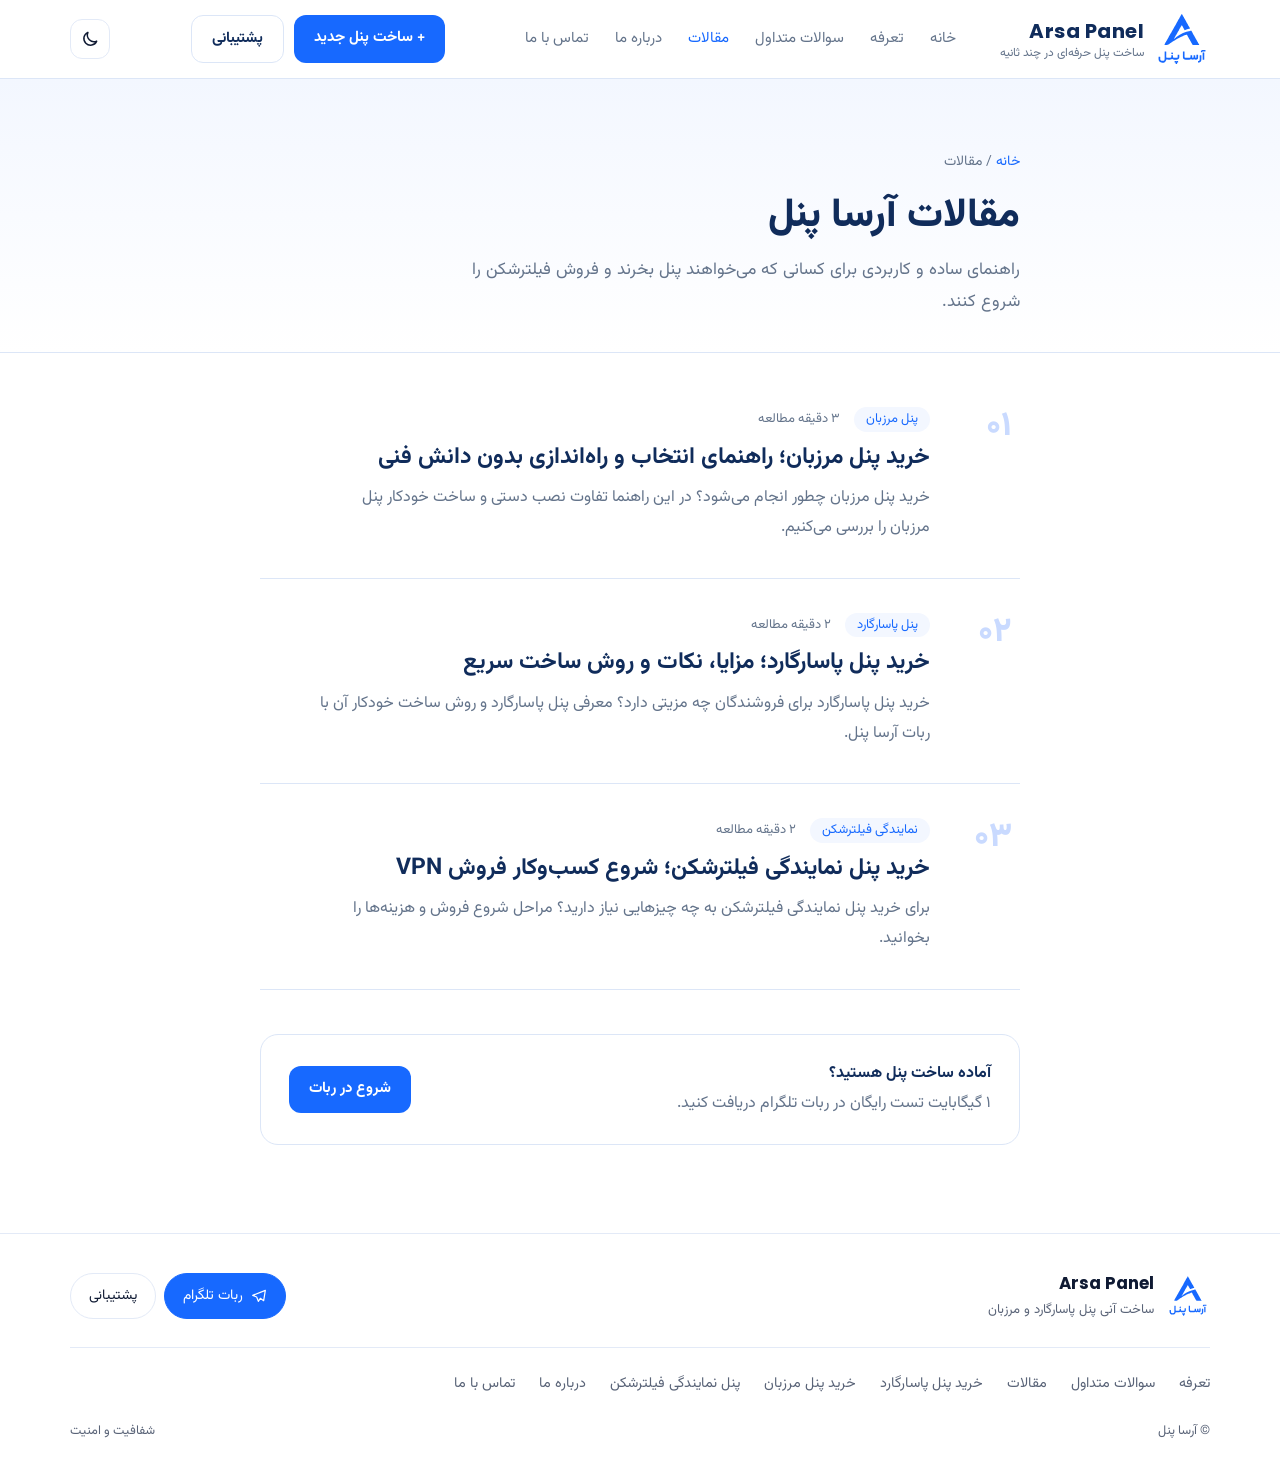
<file: articles.html>
<!DOCTYPE html><html lang="fa" dir="rtl"><head><meta charset="utf-8"><script>(function(){try{var t=localStorage.getItem("theme");if(!t)t=matchMedia("(prefers-color-scheme:dark)").matches?"dark":"light";document.documentElement.setAttribute("data-theme",t)}catch(e){}})()</script><meta name="viewport" content="width=device-width,initial-scale=1">
<title>مقالات آموزشی خرید پنل مرزبان، پاسارگارد و نمایندگی فیلترشکن | آرسا پنل</title>
<meta name="description" content="مجموعه مقالات آموزشی آرسا پنل درباره خرید پنل مرزبان، خرید پنل پاسارگارد و شروع کار نمایندگی فیلترشکن؛ ساده، کاربردی و بدون پیچیدگی.">
<meta name="keywords" content="مقالات آرسا پنل, خرید پنل مرزبان, خرید پنل پاسارگارد, پنل نمایندگی فیلترشکن, آموزش پنل VPN">
<link rel="canonical" href="https://matinmok.github.io/arsapanel/articles.html">
<meta name="robots" content="index,follow,max-image-preview:large,max-snippet:-1,max-video-preview:-1">
<meta name="theme-color" content="#1769FF"><meta name="color-scheme" content="light dark"><meta name="author" content="آرسا پنل">
<meta property="og:type" content="website"><meta property="og:locale" content="fa_IR"><meta property="og:site_name" content="آرسا پنل"><meta property="og:title" content="مقالات آموزشی خرید پنل مرزبان، پاسارگارد و نمایندگی فیلترشکن | آرسا پنل"><meta property="og:description" content="مجموعه مقالات آموزشی آرسا پنل درباره خرید پنل مرزبان، خرید پنل پاسارگارد و شروع کار نمایندگی فیلترشکن؛ ساده، کاربردی و بدون پیچیدگی."><meta property="og:url" content="https://matinmok.github.io/arsapanel/articles.html"><meta property="og:image" content="https://matinmok.github.io/arsapanel/favicon.svg">
<meta name="twitter:card" content="summary"><meta name="twitter:title" content="مقالات آرسا پنل"><meta name="twitter:description" content="راهنمای خرید پنل مرزبان، پنل پاسارگارد و شروع نمایندگی فیلترشکن."><meta name="twitter:image" content="https://matinmok.github.io/arsapanel/favicon.svg">
<link rel="alternate" hreflang="fa-IR" href="https://matinmok.github.io/arsapanel/articles.html"><link rel="alternate" hreflang="x-default" href="https://matinmok.github.io/arsapanel/articles.html">
<link rel="icon" href="https://matinmok.github.io/arsapanel/favicon.svg" type="image/svg+xml"><link rel="preconnect" href="https://fonts.googleapis.com"><link rel="preconnect" href="https://fonts.gstatic.com" crossorigin><link href="https://fonts.googleapis.com/css2?family=Vazirmatn:wght@400;500;700;800&family=Poppins:wght@600;700;800&display=swap" rel="stylesheet"><link rel="preload" as="style" href="style.css"><link rel="stylesheet" href="style.css">
<style id="arsa-ui">
:root{--mb:#fff;--mt:#0f1a33;--mm:#5a6478;--ml:#e3eaf7;--ms:#f5f8ff}
html[data-theme=dark]{--mb:#0f1522;--mt:#eef2fa;--mm:#9aa6bd;--ml:#232c40;--ms:#121826;color-scheme:dark}
.hd-tools{display:flex;gap:8px;align-items:center;margin-inline-start:auto}
.ib{width:40px;height:40px;border-radius:12px;border:1px solid var(--ml);background:var(--mb);color:var(--mt);display:grid;place-items:center;cursor:pointer;padding:0;transition:.2s}
.ib:hover{border-color:#1769FF;color:#1769FF}
.ib svg{width:20px;height:20px;stroke:currentColor;fill:none;stroke-width:1.8;stroke-linecap:round;stroke-linejoin:round}
.ib-m{display:none}.ic-sun{display:none}
html[data-theme=dark] .ic-sun{display:block}html[data-theme=dark] .ic-moon{display:none}
.burger{display:none!important}
@media(max-width:900px){.nav,.hd-act{display:none!important}.ib-m{display:grid}}
.ov{position:fixed;inset:0;background:rgba(5,10,20,.55);backdrop-filter:blur(3px);opacity:0;visibility:hidden;transition:opacity .3s,visibility 0s .3s;z-index:90}
.dr{position:fixed;top:0;right:0;height:100%;width:min(320px,86vw);background:var(--mb);color:var(--mt);z-index:100;transform:translateX(100%);visibility:hidden;transition:transform .35s cubic-bezier(.2,.8,.2,1),visibility 0s .35s;display:flex;flex-direction:column;padding:18px;box-shadow:-24px 0 60px -24px rgba(0,0,0,.45);overflow-y:auto}
.dr-open .dr{transform:none;visibility:visible;transition-delay:0s}
.dr-open .ov{opacity:1;visibility:visible;transition-delay:0s}
.dr-open{overflow:hidden}
.dr-h{display:flex;justify-content:space-between;align-items:center;margin-bottom:20px}
.dr-h span{display:flex;align-items:center;gap:10px;font:700 1.05rem Poppins,sans-serif}
.dr nav{display:grid;gap:2px}
.dr nav a{padding:12px 14px;border-radius:12px;color:var(--mt);text-decoration:none;font-weight:500;transition:.2s}
.dr nav a:hover,.dr nav a.on{background:var(--ms);color:#1769FF}
.dr h2{margin:20px 14px 6px;font-size:.78rem;color:var(--mm);font-weight:500}
.dr-f{margin-top:auto;display:grid;gap:10px;padding-top:20px}
.mf{border-top:1px solid var(--ml);padding:36px 0 22px;margin-top:8px}
.mf-top{display:flex;justify-content:space-between;align-items:center;gap:18px;flex-wrap:wrap}
.mf-l{display:flex;align-items:center;gap:12px;text-decoration:none;color:var(--mt)}
.mf-l img{border-radius:12px}
.mf-l b{display:block;font:700 1.05rem Poppins,sans-serif}
.mf-l small{display:block;color:var(--mm);font-size:.82rem;margin-top:2px}
.mf-act{display:flex;gap:8px;flex-wrap:wrap}
.mf-pill{display:inline-flex;align-items:center;justify-content:center;gap:8px;padding:9px 18px;border-radius:99px;border:1px solid var(--ml);color:var(--mt);text-decoration:none;font-size:.88rem;transition:.2s}
.mf-pill:hover{border-color:#1769FF;color:#1769FF}
.mf-pill svg{width:16px;height:16px;stroke:currentColor;fill:none;stroke-width:1.8;stroke-linecap:round;stroke-linejoin:round}
.mf-pri,.mf-pri:hover{background:#1769FF;border-color:#1769FF;color:#fff}
.mf-pri:hover{background:#0f56d9}
.mf-nav{display:flex;flex-wrap:wrap;gap:8px 24px;margin-top:24px;padding-top:22px;border-top:1px solid var(--ml)}
.mf-nav a{color:var(--mm);text-decoration:none;font-size:.9rem;transition:color .2s}
.mf-nav a:hover{color:#1769FF}
.mf-b{display:flex;justify-content:space-between;flex-wrap:wrap;gap:8px;margin-top:22px;font-size:.8rem;color:var(--mm)}
.mf-b a{color:var(--mm);text-decoration:none}.mf-b a:hover{color:#1769FF}
@media(max-width:640px){.mf{padding:30px 0 18px}.mf-top{flex-direction:column;align-items:stretch;text-align:center}.mf-l{justify-content:center}.mf-act{display:grid;grid-template-columns:1fr 1fr}.mf-nav{justify-content:center;gap:10px 18px}.mf-b{flex-direction:column;align-items:center;text-align:center}}
html[data-theme=dark] body,html[data-theme=dark] .hero,html[data-theme=dark] .sec,html[data-theme=dark] .ah,html[data-theme=dark] .alist{background:#0b0f17!important;color:#e7ecf6}
html[data-theme=dark] .sec.alt{background:#0e131d!important}
html[data-theme=dark] .hd{background:rgba(11,15,23,.88)!important;border-color:#232c40!important}
html[data-theme=dark] .card,html[data-theme=dark] .banner,html[data-theme=dark] details,html[data-theme=dark] .al,html[data-theme=dark] .acta{background:#121826!important;border-color:#232c40!important}
html[data-theme=dark] :is(h1,h2,h3,h4,summary,.logo b){color:#f1f4fa!important}
html[data-theme=dark] :is(p,li,td,small,.lead,.kick,.nav a,.am span){color:#a3aec4!important}
html[data-theme=dark] .nav a.on,html[data-theme=dark] .am em{color:#6ea3ff!important}
html[data-theme=dark] .al:hover{border-color:#1769FF!important}
html[data-theme=dark] .an{color:#2d3850!important}
html[data-theme=dark] .btn-o{background:transparent!important;color:#e7ecf6!important;border-color:#2d3850!important}
html[data-theme=dark] .btn-p{color:#fff!important}
@media(prefers-reduced-motion:reduce){.dr,.ov{transition:none}}
</style>
<script type="application/ld+json">{"@context": "https://schema.org", "@type": "CollectionPage", "name": "مقالات آرسا پنل", "description": "مجموعه مقالات آموزشی خرید پنل مرزبان، خرید پنل پاسارگارد و شروع کار نمایندگی فیلترشکن", "inLanguage": "fa", "url": "https://matinmok.github.io/arsapanel/articles.html", "isPartOf": {"@type": "WebSite", "url": "https://matinmok.github.io/arsapanel/"}, "mainEntity": {"@type": "ItemList", "itemListElement": [{"@type": "ListItem", "position": 1, "url": "https://matinmok.github.io/arsapanel/buy-marzban-panel.html", "name": "خرید پنل مرزبان؛ راهنمای انتخاب و راه‌اندازی بدون دانش فنی"}, {"@type": "ListItem", "position": 2, "url": "https://matinmok.github.io/arsapanel/buy-pasarguard.html", "name": "خرید پنل پاسارگارد؛ مزایا، نکات و روش ساخت سریع"}, {"@type": "ListItem", "position": 3, "url": "https://matinmok.github.io/arsapanel/reseller-vpn-panel.html", "name": "خرید پنل نمایندگی فیلترشکن؛ شروع کسب‌وکار فروش VPN"}]}}</script>
<script type="application/ld+json">{"@context":"https://schema.org","@type":"BreadcrumbList","itemListElement":[{"@type":"ListItem","position":1,"name":"خانه","item":"https://matinmok.github.io/arsapanel/"},{"@type":"ListItem","position":2,"name":"مقالات","item":"https://matinmok.github.io/arsapanel/articles.html"}]}</script>
</head><body>
<header class="hd"><div class="wrap hd-in"><a class="logo" href="./"><img src="https://matinmok.github.io/arsapanel/favicon.svg" width="56" height="56" alt="Arsa Panel"><span><b style="font-family:'Poppins',sans-serif;letter-spacing:.5px">Arsa Panel</b><small>ساخت پنل حرفه‌ای در چند ثانیه</small></span></a>
<button class="burger" aria-label="منو" aria-expanded="false">☰</button><nav class="nav" aria-label="منوی اصلی"><a href="./">خانه</a><a href="./#pricing">تعرفه</a><a href="./#faq">سوالات متداول</a><a href="articles.html" class=on>مقالات</a><a href="about.html">درباره ما</a><a href="contact.html">تماس با ما</a></nav>
<div class="hd-act"><a class="btn btn-p" href="https://t.me/arsapanelbot" rel="noopener" target="_blank">+ ساخت پنل جدید</a><a class="btn btn-o" href="https://t.me/Mykalikal" rel="noopener" target="_blank">پشتیبانی</a></div><div class="hd-tools"><button type="button" class="ib" id="thb" aria-label="تغییر حالت تیره / روشن"><svg class="ic-moon" viewBox="0 0 24 24" aria-hidden="true"><path d="M20 14.5A8 8 0 0 1 9.5 4 8 8 0 1 0 20 14.5z"/></svg><svg class="ic-sun" viewBox="0 0 24 24" aria-hidden="true"><circle cx="12" cy="12" r="4"/><path d="M12 2v2M12 20v2M4.9 4.9l1.4 1.4M17.7 17.7l1.4 1.4M2 12h2M20 12h2M4.9 19.1l1.4-1.4M17.7 6.3l1.4-1.4"/></svg></button><button type="button" class="ib ib-m" id="mb" aria-label="باز کردن منو" aria-controls="dr" aria-expanded="false"><svg viewBox="0 0 24 24" aria-hidden="true"><path d="M4 7h16M4 12h16M4 17h10"/></svg></button></div></div></header>
<div class="ov" id="ov"></div><aside class="dr" id="dr" role="dialog" aria-modal="true" aria-label="منوی سایت"><div class="dr-h"><span><img src="https://matinmok.github.io/arsapanel/favicon.svg" width="34" height="34" alt="">Arsa Panel</span><button type="button" class="ib" id="dc" aria-label="بستن منو"><svg viewBox="0 0 24 24" aria-hidden="true"><path d="M6 6l12 12M18 6L6 18"/></svg></button></div><nav aria-label="منوی موبایل"><a href="./">خانه</a><a href="./#pricing">تعرفه</a><a href="./#faq">سوالات متداول</a><a href="articles.html" class="on">مقالات</a><a href="about.html">درباره ما</a><a href="contact.html">تماس با ما</a><h2>راهنماها</h2><a href="buy-pasarguard.html">خرید پنل پاسارگارد</a><a href="buy-marzban-panel.html">خرید پنل مرزبان</a><a href="reseller-vpn-panel.html">پنل نمایندگی فیلترشکن</a></nav><div class="dr-f"><a class="btn btn-p btn-l" href="https://t.me/arsapanelbot" target="_blank" rel="noopener">+ ساخت پنل جدید</a><a class="btn btn-o btn-l" href="https://t.me/Mykalikal" target="_blank" rel="noopener">پشتیبانی</a></div></aside>
<main><section class="ah"><div class="wrap narrow"><nav class="bc"><a href="./">خانه</a> / مقالات</nav><h1>مقالات آرسا پنل</h1><p>راهنمای ساده و کاربردی برای کسانی که می‌خواهند پنل بخرند و فروش فیلترشکن را شروع کنند.</p></div></section>
<section class="alist"><div class="wrap narrow"><a class="al" href="buy-marzban-panel.html"><span class="an">۰۱</span><div class="ab"><div class="am"><em>پنل مرزبان</em><span>۳ دقیقه مطالعه</span></div><h2>خرید پنل مرزبان؛ راهنمای انتخاب و راه‌اندازی بدون دانش فنی</h2><p>خرید پنل مرزبان چطور انجام می‌شود؟ در این راهنما تفاوت نصب دستی و ساخت خودکار پنل مرزبان را بررسی می‌کنیم.</p></div><span class="ar" aria-hidden="true">←</span></a><a class="al" href="buy-pasarguard.html"><span class="an">۰۲</span><div class="ab"><div class="am"><em>پنل پاسارگارد</em><span>۲ دقیقه مطالعه</span></div><h2>خرید پنل پاسارگارد؛ مزایا، نکات و روش ساخت سریع</h2><p>خرید پنل پاسارگارد برای فروشندگان چه مزیتی دارد؟ معرفی پنل پاسارگارد و روش ساخت خودکار آن با ربات آرسا پنل.</p></div><span class="ar" aria-hidden="true">←</span></a><a class="al" href="reseller-vpn-panel.html"><span class="an">۰۳</span><div class="ab"><div class="am"><em>نمایندگی فیلترشکن</em><span>۲ دقیقه مطالعه</span></div><h2>خرید پنل نمایندگی فیلترشکن؛ شروع کسب‌وکار فروش VPN</h2><p>برای خرید پنل نمایندگی فیلترشکن به چه چیزهایی نیاز دارید؟ مراحل شروع فروش و هزینه‌ها را بخوانید.</p></div><span class="ar" aria-hidden="true">←</span></a>
<div class="acta"><div><b>آماده ساخت پنل هستید؟</b><span>۱ گیگابایت تست رایگان در ربات تلگرام دریافت کنید.</span></div><a class="btn btn-p" href="https://t.me/arsapanelbot" target="_blank" rel="noopener">شروع در ربات</a></div></div></section></main>
<footer class="mf"><div class="wrap"><div class="mf-top"><a class="mf-l" href="./"><img src="https://matinmok.github.io/arsapanel/favicon.svg" width="44" height="44" alt="آرسا پنل"><span><b>Arsa Panel</b><small>ساخت آنی پنل پاسارگارد و مرزبان</small></span></a><div class="mf-act"><a class="mf-pill mf-pri" href="https://t.me/arsapanelbot" target="_blank" rel="noopener"><svg viewBox="0 0 24 24" aria-hidden="true"><path d="M21.5 3.5 2.5 11l6 2.5L11 20l3-4.5 5 3.500z"/></svg>ربات تلگرام</a><a class="mf-pill" href="https://t.me/Mykalikal" target="_blank" rel="noopener">پشتیبانی</a></div></div><nav class="mf-nav" aria-label="پیوندهای فوتر"><a href="./#pricing">تعرفه</a><a href="./#faq">سوالات متداول</a><a href="articles.html">مقالات</a><a href="buy-pasarguard.html">خرید پنل پاسارگارد</a><a href="buy-marzban-panel.html">خرید پنل مرزبان</a><a href="reseller-vpn-panel.html">پنل نمایندگی فیلترشکن</a><a href="about.html">درباره ما</a><a href="contact.html">تماس با ما</a></nav><div class="mf-b"><span>© آرسا پنل</span><a href="trust.html">شفافیت و امنیت</a></div></div></footer><script src="script.js"></script>
<script>
(function(){var d=document,r=d.documentElement,b=d.getElementById('thb'),m=d.getElementById('mb'),c=d.getElementById('dc'),o=d.getElementById('ov'),p=d.getElementById('dr');
function tc(t){var e=d.querySelector('meta[name=theme-color]');if(e)e.setAttribute('content',t=='dark'?'#0b0f17':'#1769FF')}
tc(r.getAttribute('data-theme'));
if(b)b.onclick=function(){var t=r.getAttribute('data-theme')=='dark'?'light':'dark';r.setAttribute('data-theme',t);try{localStorage.setItem('theme',t)}catch(e){}tc(t)};
function op(){r.classList.add('dr-open');m.setAttribute('aria-expanded','true');setTimeout(function(){c.focus()},60)}
function cl(){r.classList.remove('dr-open');m.setAttribute('aria-expanded','false');m.focus()}
if(m&&p){m.onclick=op;c.onclick=cl;o.onclick=cl;p.querySelectorAll('a').forEach(function(a){a.addEventListener('click',function(){r.classList.remove('dr-open')})});
d.addEventListener('keydown',function(e){if(e.key=='Escape'&&r.classList.contains('dr-open'))cl()});
matchMedia('(min-width:901px)').addEventListener('change',function(q){if(q.matches)r.classList.remove('dr-open')})}})();
</script>
<script>
(function(){var d=document,r=d.documentElement;
function fx(){d.querySelectorAll('[data-wb],[data-dt]').forEach(function(e){e.removeAttribute('data-wb');e.removeAttribute('data-dt')});
if(r.getAttribute('data-theme')!='dark')return;
d.body.querySelectorAll('*').forEach(function(e){if(e.closest('.x-dash,.x-calc,.btn-p,.mf-pri,svg,script,style'))return;
var s=getComputedStyle(e),b=s.backgroundColor.match(/[\d.]+/g);
if(b&&(b.length<4||+b[3]>.6)&&+b[0]>200&&+b[1]>200&&+b[2]>200)e.setAttribute('data-wb','1');
var c=s.color.match(/[\d.]+/g);
if(c&&(+c[0]+ +c[1]+ +c[2])<330&&Array.prototype.some.call(e.childNodes,function(n){return n.nodeType==3&&n.textContent.trim()}))e.setAttribute('data-dt','1')})}
var t=d.getElementById('thb');if(t)t.addEventListener('click',function(){setTimeout(fx,450)});
window.addEventListener('load',function(){setTimeout(fx,200);setTimeout(fx,900)})})();
</script><script src="https://arsapanel.matinder.workers.dev/widget.js" defer></script></body></html>
</file>
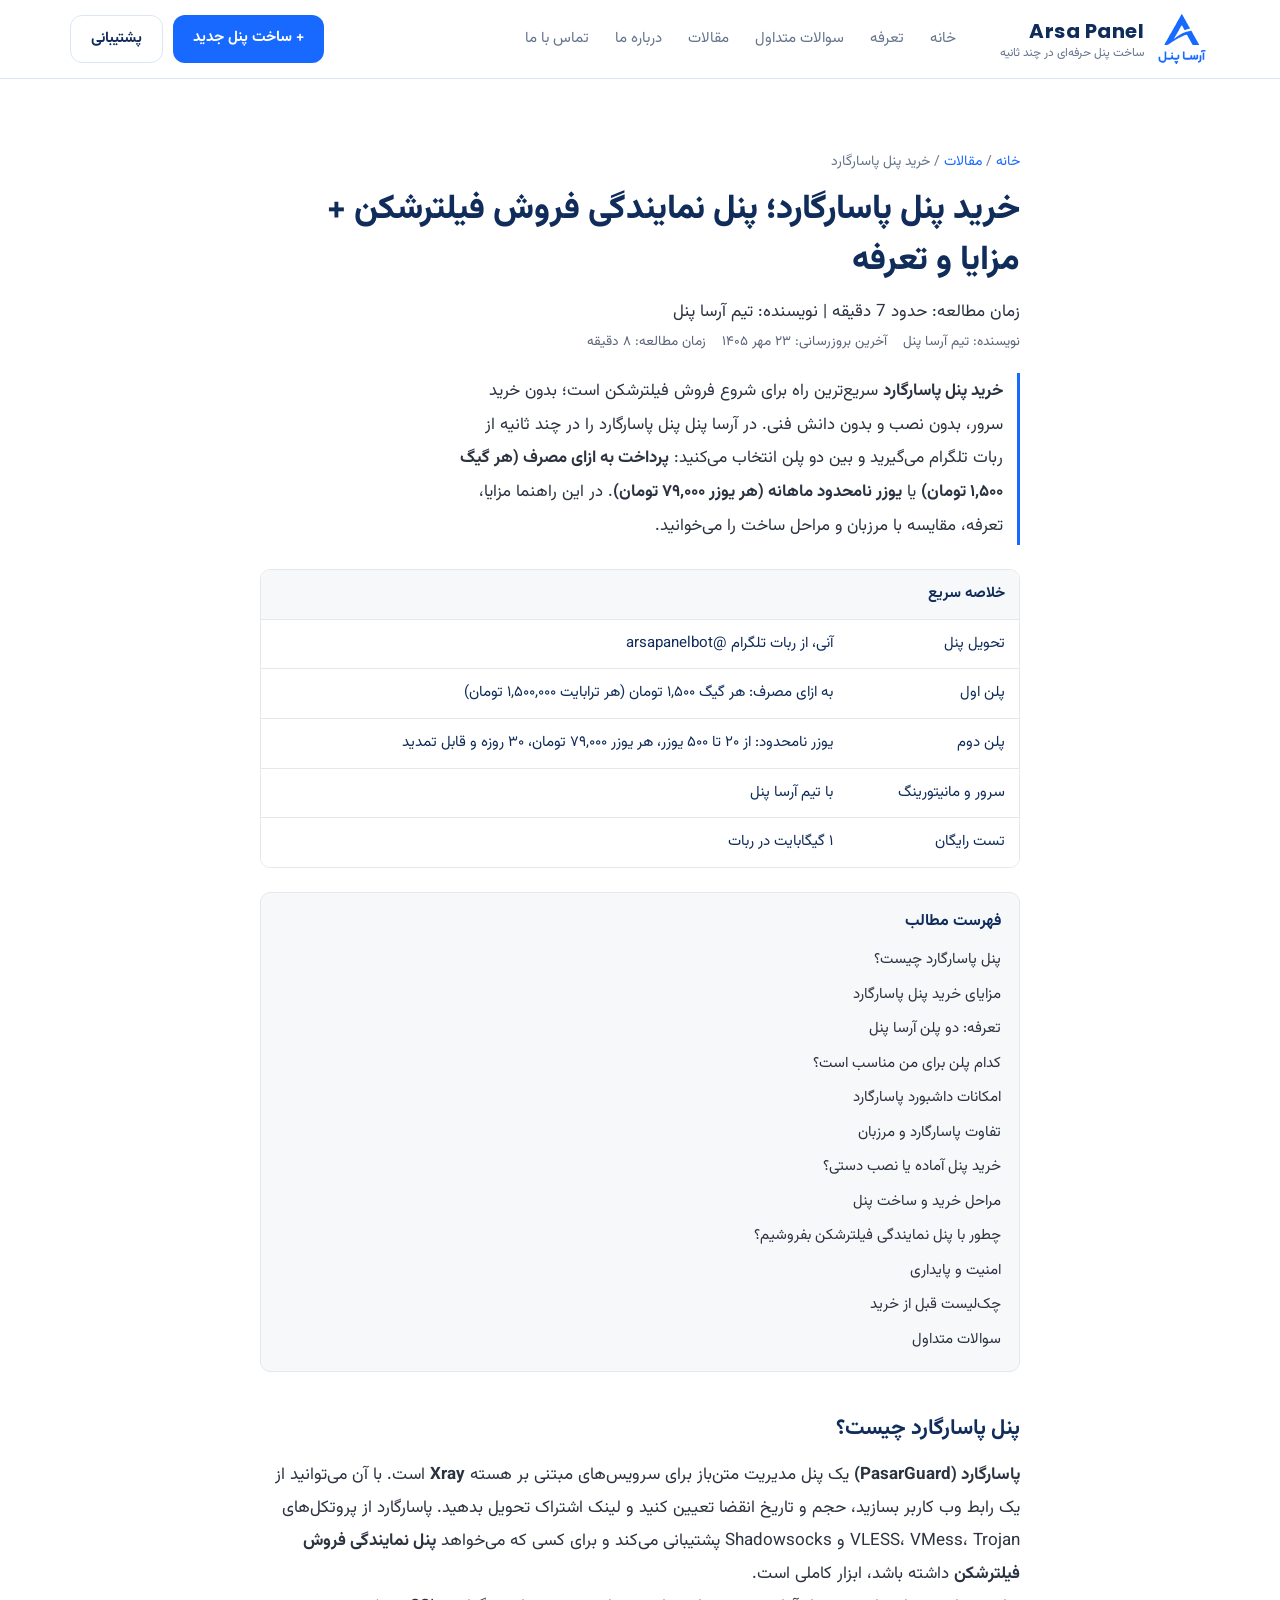
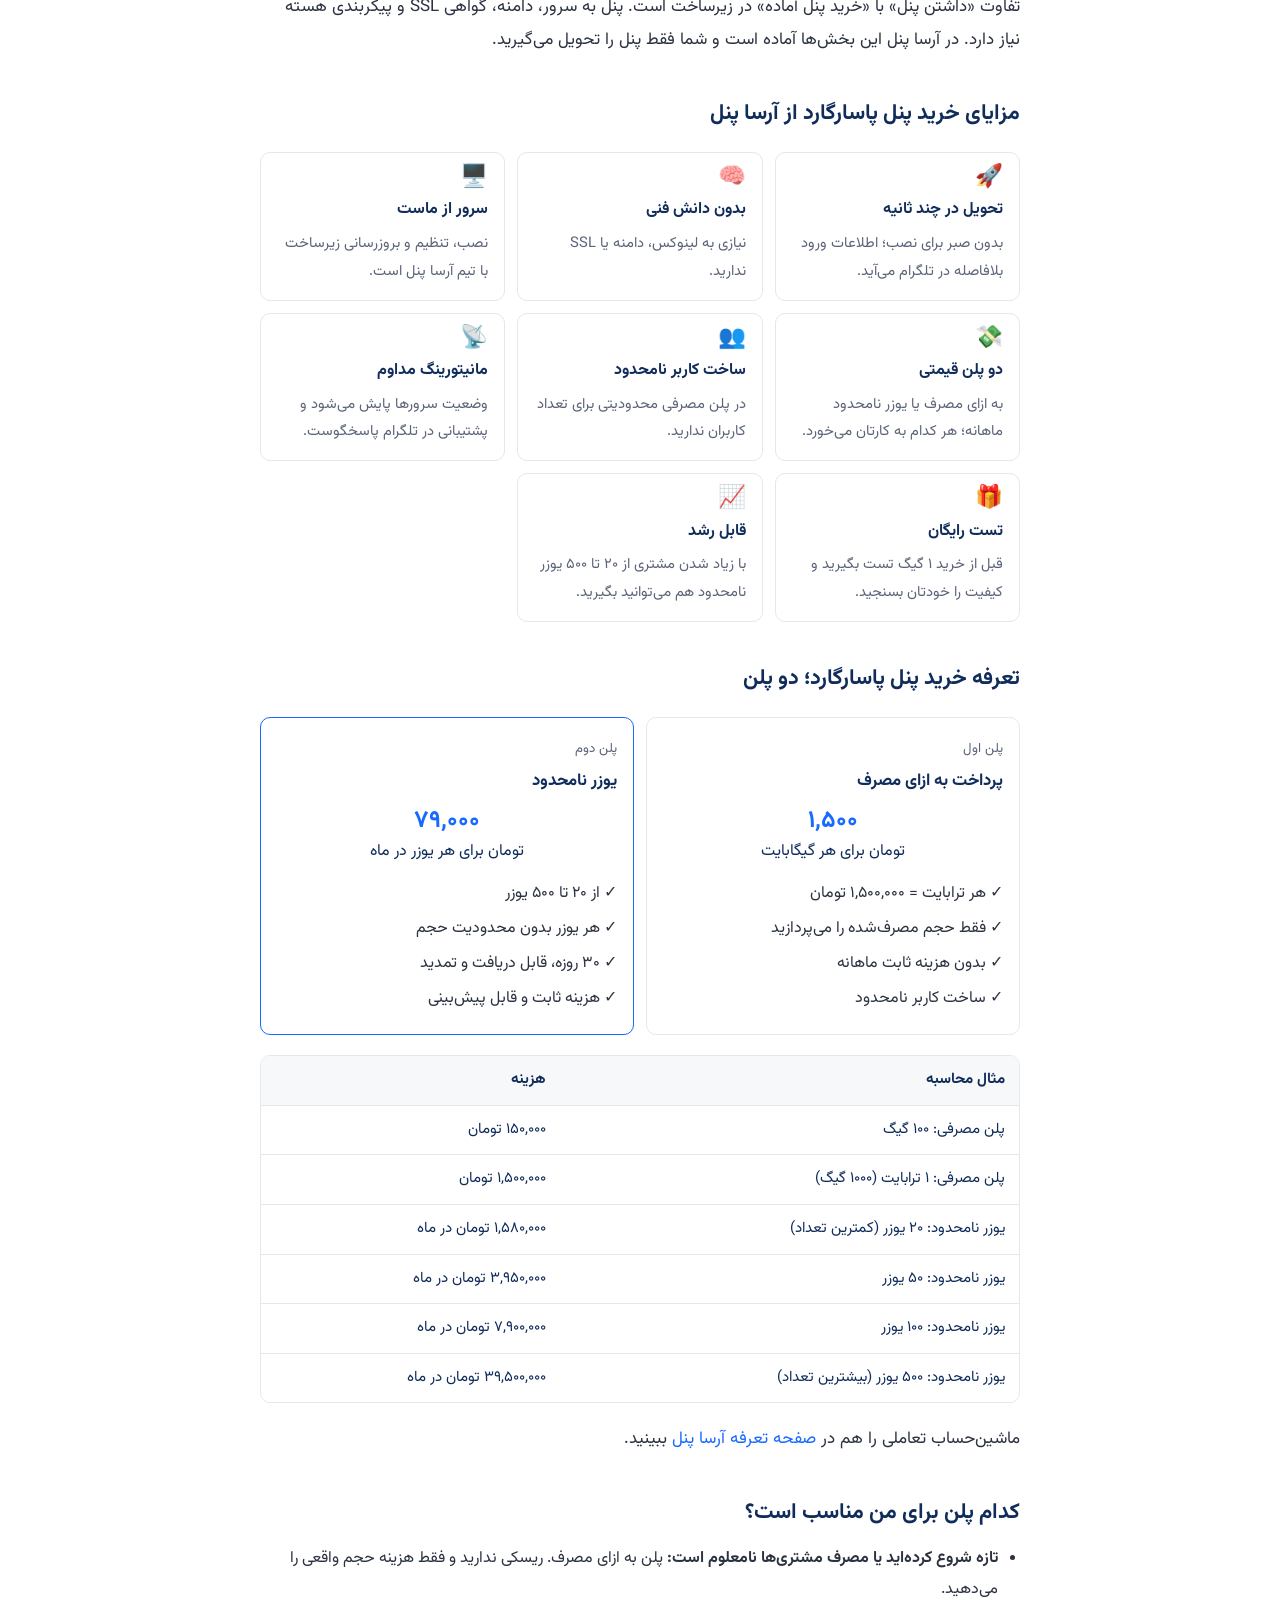
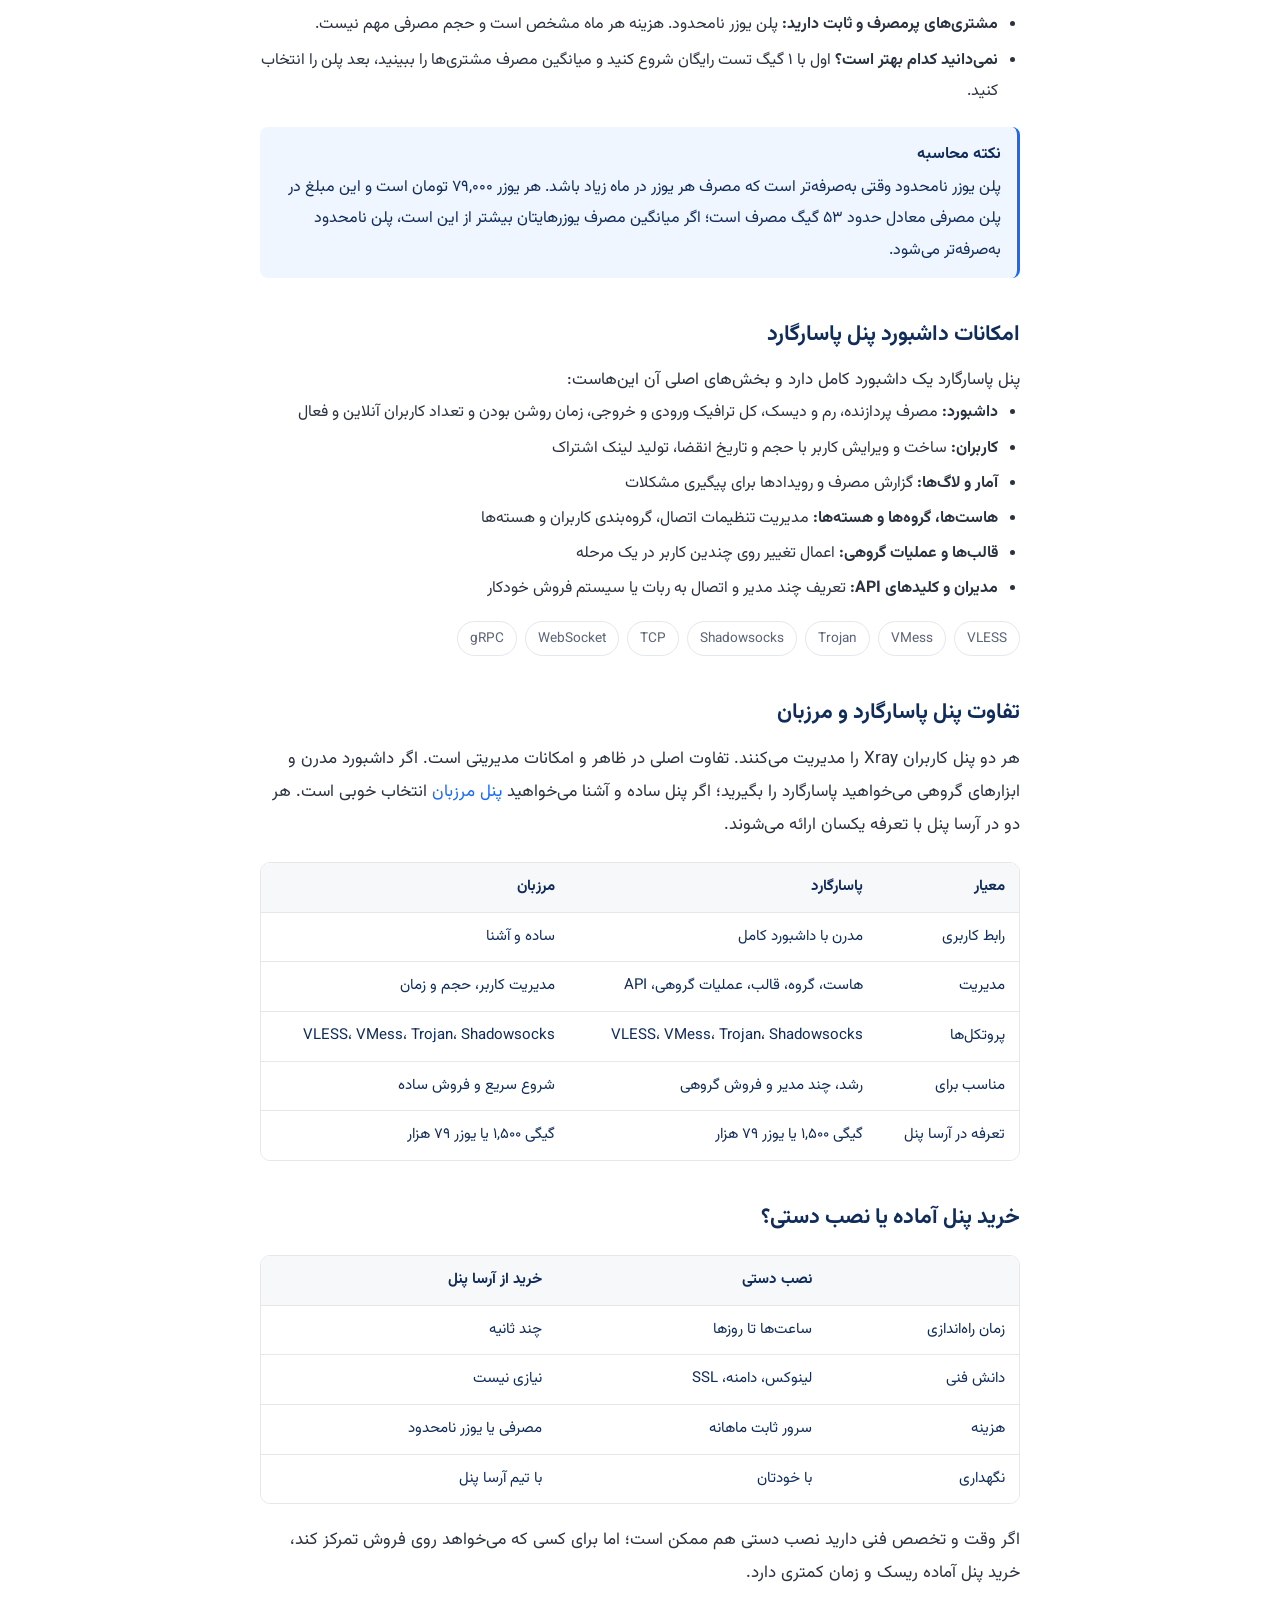
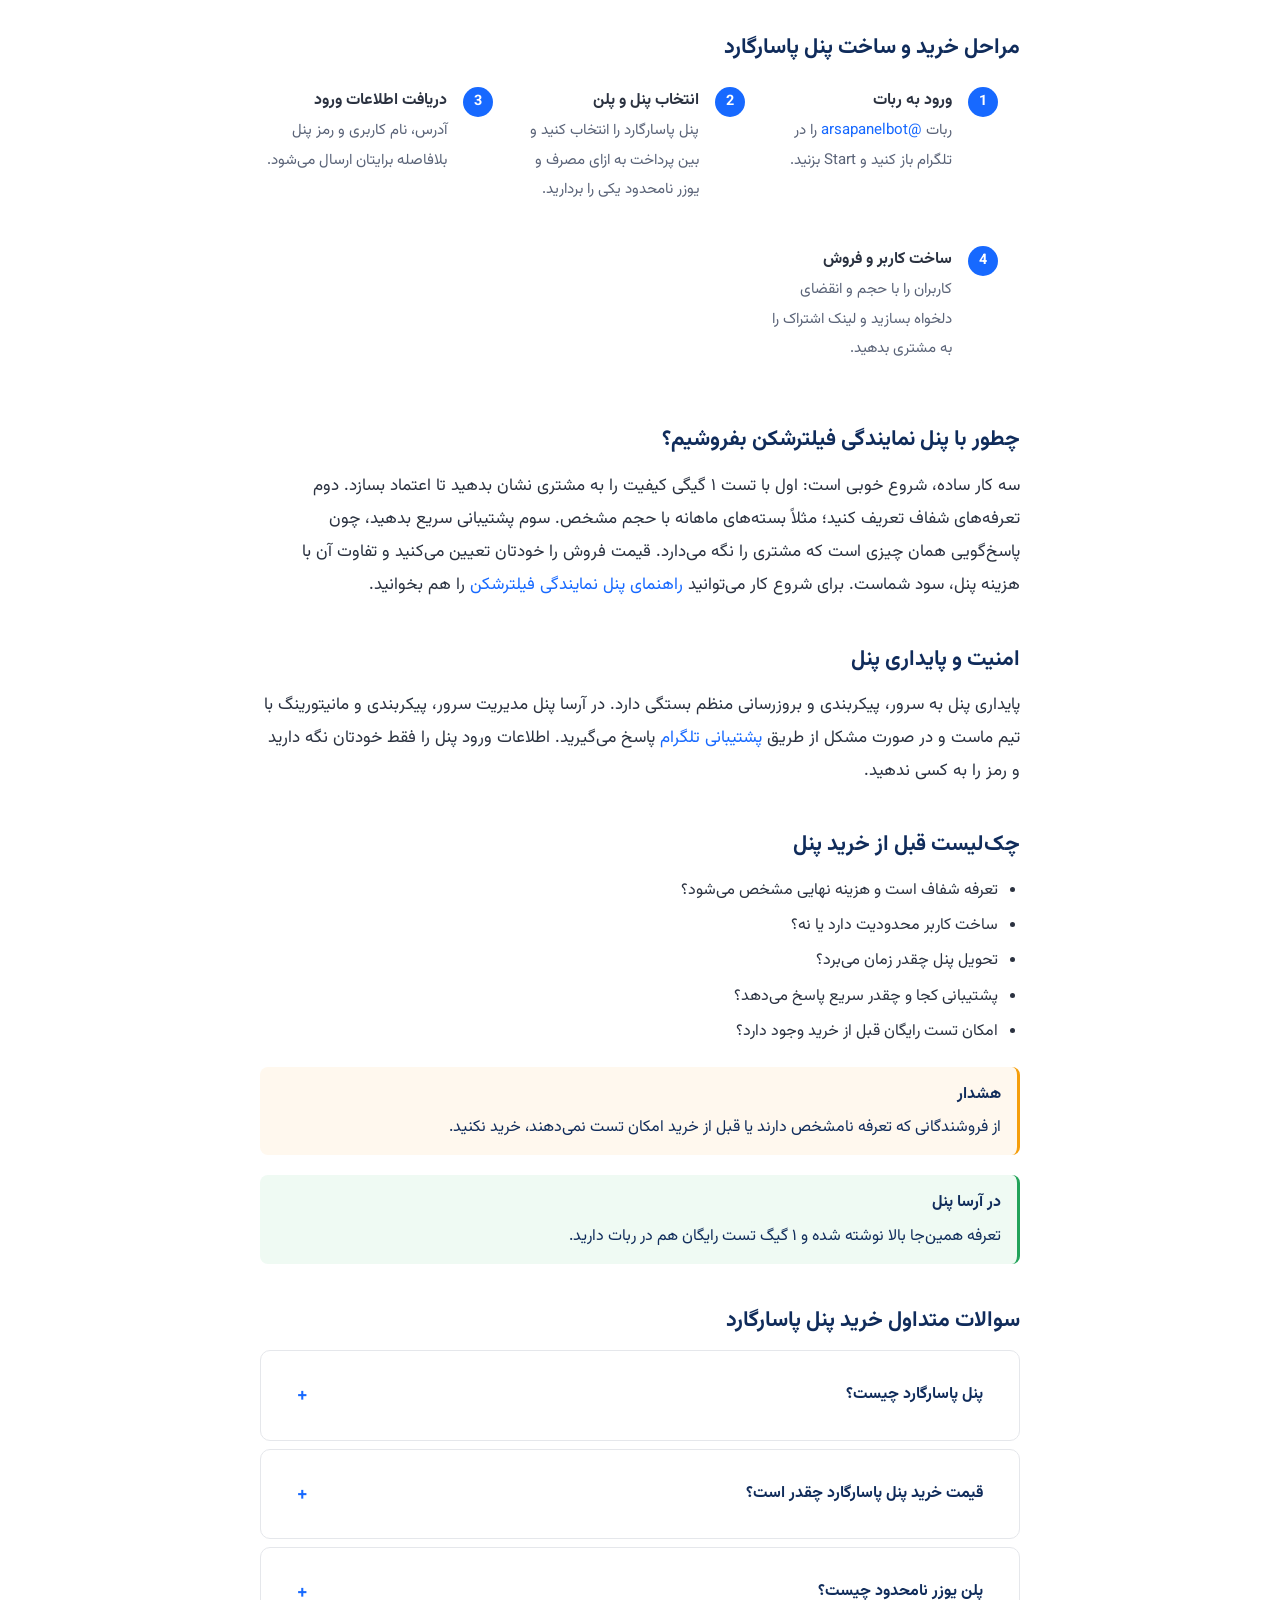
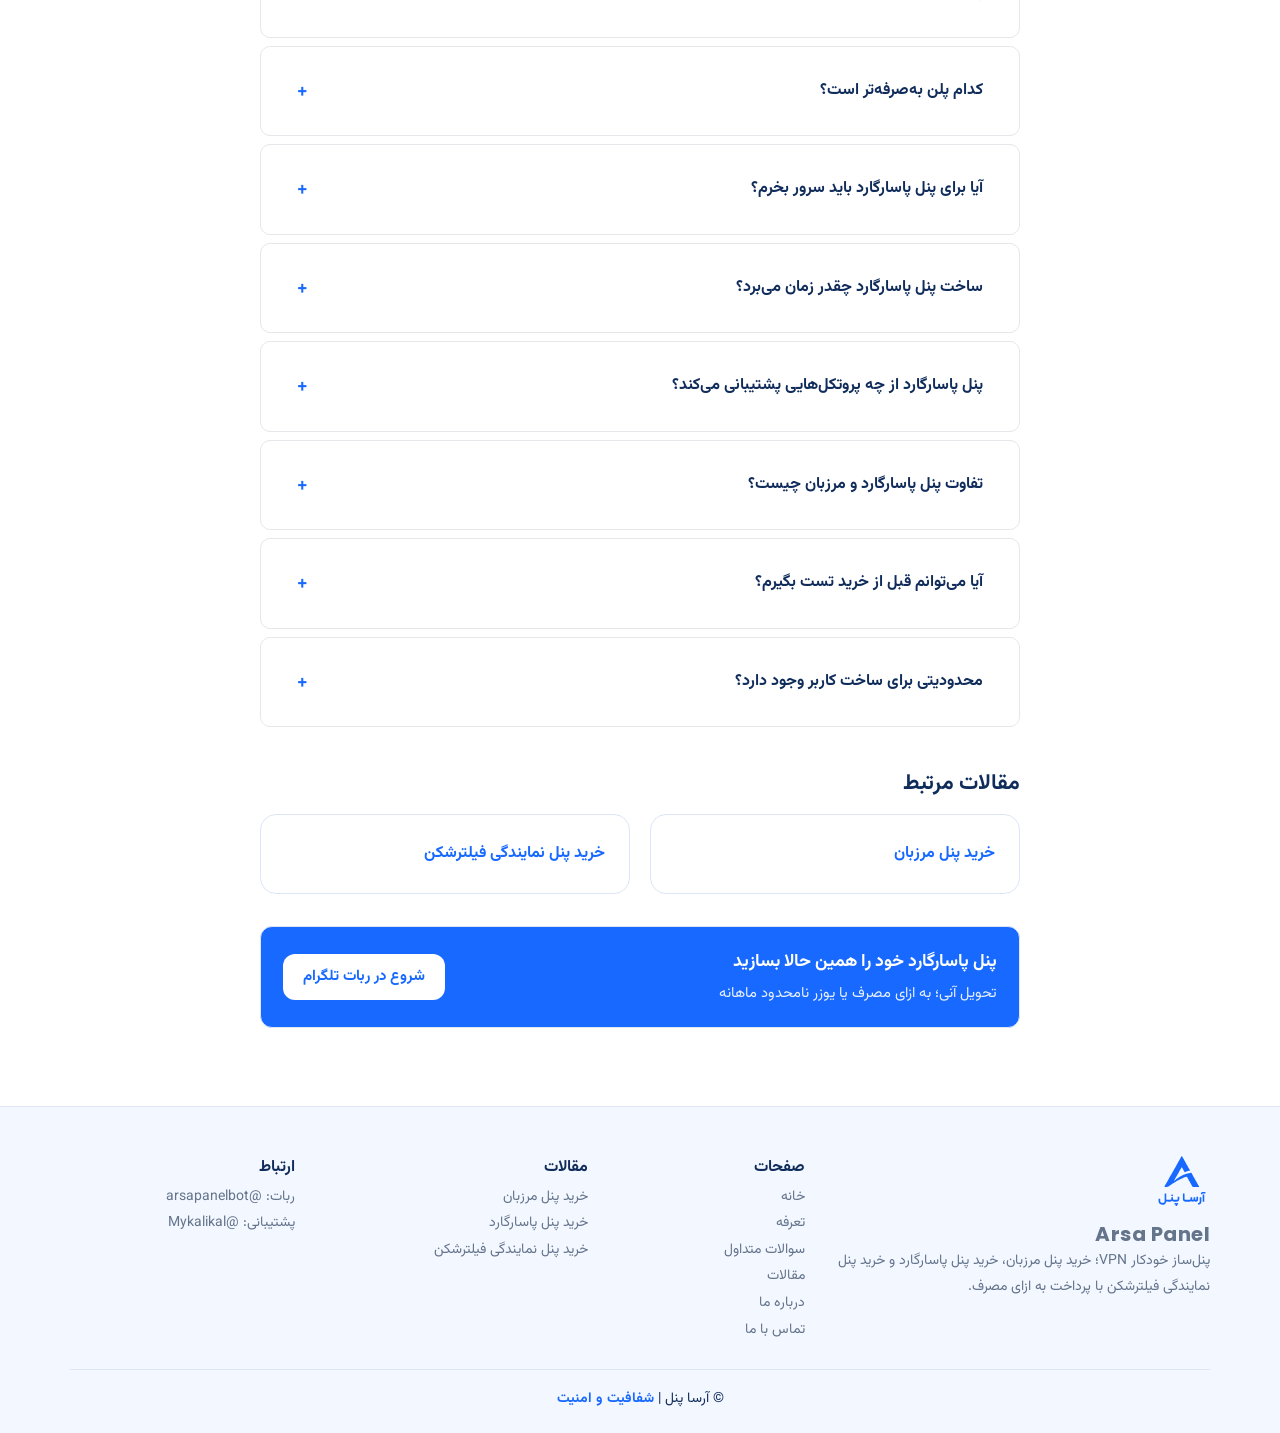
<file: articles2.html>
<!DOCTYPE html>
<html lang="fa" dir="rtl">
<head>
<meta charset="utf-8">
<meta name="viewport" content="width=device-width,initial-scale=1">
<title>خرید پنل پاسارگارد | پنل نمایندگی فروش فیلترشکن + مزایا</title>
<meta name="description" content="خرید پنل پاسارگارد برای فروش فیلترشکن: ساخت آنی با ربات تلگرام، دو پلن (گیگی ۱,۵۰۰ تومان یا یوزر نامحدود ۷۹ هزار تومان)، مزایا، مقایسه با مرزبان و ۱ گیگ تست رایگان.">
<link rel="canonical" href="https://matinmok.github.io/arsapanel/buy-pasarguard.html">
<meta name="robots" content="index,follow,max-image-preview:large">
<meta name="theme-color" content="#1769FF">

<meta property="og:type" content="article">
<meta property="og:locale" content="fa_IR">
<meta property="og:site_name" content="آرسا پنل">
<meta property="og:title" content="خرید پنل پاسارگارد | پنل نمایندگی فروش فیلترشکن + مزایا">
<meta property="og:description" content="پنل پاسارگارد را در چند ثانیه از ربات تلگرام بسازید. دو پلن: به ازای مصرف یا یوزر نامحدود ماهانه. ۱ گیگ تست رایگان.">
<meta property="og:url" content="https://matinmok.github.io/arsapanel/buy-pasarguard.html">
<meta property="article:published_time" content="2026-10-14T00:00:00+03:30">
<meta property="article:modified_time" content="2026-10-15T00:00:00+03:30">
<meta property="article:section" content="راهنمای خرید">
<meta name="twitter:card" content="summary">

<link rel="icon" href="https://matinmok.github.io/arsapanel/favicon.svg" type="image/svg+xml">
<link rel="preconnect" href="https://fonts.googleapis.com">
<link rel="preconnect" href="https://fonts.gstatic.com" crossorigin>
<link rel="stylesheet" href="https://fonts.googleapis.com/css2?family=Vazirmatn:wght@400;500;700;800&family=Poppins:wght@600;700;800&display=swap">
<link rel="stylesheet" href="style.css">
<style>
/* article.css — قالب مینیمال مقالات آرسا پنل (بعد از style.css لود می‌شود) */
html{scroll-padding-top:84px}
.art{--line:#e5e7eb;--soft:#f7f8fa;--brand:#1769ff;--text:#2b3240;--muted:#5b6478}

/* تیتر و متن */
.art h1.h1{line-height:1.5;margin:8px 0 10px}
.art h2{margin:40px 0 12px;font-size:1.35rem;line-height:1.6}
.art h3{margin:22px 0 8px;font-size:1.05rem}
.art p,.art li{line-height:1.95;color:var(--text)}
.art ul,.art ol{padding-right:22px}
.art li{margin-bottom:4px}
.art p a,.art li a,.art td a{color:var(--brand)}
.art .meta{display:flex;flex-wrap:wrap;gap:4px 16px;margin:0 0 18px;color:var(--muted);font-size:.85rem}
.art .lead{margin:16px 0 24px;padding:2px 14px 2px 0;border-right:3px solid var(--brand);font-size:1.05rem;line-height:2}

/* فهرست مطالب */
.toc{margin:24px 0;padding:14px 18px;background:var(--soft);border:1px solid var(--line);border-radius:10px}
.toc b{display:block;margin-bottom:6px}
.toc a{display:block;padding:3px 0;color:var(--text);text-decoration:none}
.toc a:hover{color:var(--brand)}

/* کارت‌ها */
.cards{display:grid;grid-template-columns:repeat(auto-fit,minmax(220px,1fr));gap:12px;margin:20px 0}
.mini{padding:14px 16px;border:1px solid var(--line);border-radius:10px;background:#fff}
.mini .ic{font-size:1.4rem;line-height:1;margin-bottom:6px}
.mini h3{margin:0 0 4px;font-size:1rem}
.mini p{margin:0;font-size:.92rem;color:var(--muted);line-height:1.9}

/* نکته‌ها */
.note{margin:20px 0;padding:12px 16px;border-radius:8px;border-right:3px solid;line-height:1.95}
.note b{display:block;margin-bottom:2px}
.note.info{background:#f0f6ff;border-color:#1769ff}
.note.warn{background:#fff8ee;border-color:#f59e0b}
.note.ok{background:#effaf3;border-color:#22a35a}

/* جدول‌ها */
.tbl-wrap{margin:20px 0;overflow-x:auto;border:1px solid var(--line);border-radius:10px}
table.cmp,table.profit{width:100%;min-width:480px;border-collapse:collapse}
.cmp th,.cmp td,.profit th,.profit td{padding:10px 14px;text-align:right;border-bottom:1px solid var(--line);font-size:.94rem}
.cmp thead th,.profit thead th{background:var(--soft);font-weight:700}
.cmp tbody tr:last-child td,.profit tbody tr:last-child td{border-bottom:0}
.profit td.num{direction:ltr;text-align:center;font-weight:700}

/* مراحل */
.steps{counter-reset:st;list-style:none;margin:20px 0;padding:0}
.steps li{counter-increment:st;position:relative;padding:0 46px 16px 0}
.steps li::before{content:counter(st);position:absolute;right:0;top:2px;width:30px;height:30px;border-radius:50%;background:var(--brand);color:#fff;display:flex;align-items:center;justify-content:center;font-size:.9rem;font-weight:700}
.steps li b{display:block}
.steps li p{margin:0;color:var(--muted);font-size:.94rem}

/* تگ‌ها */
.tags{display:flex;flex-wrap:wrap;gap:8px;margin:16px 0}
.tag{padding:4px 12px;border:1px solid var(--line);border-radius:999px;font-size:.85rem;color:var(--muted)}

/* پلن‌ها (پاسارگارد) */
.plans{display:grid;grid-template-columns:1fr 1fr;gap:12px;margin:20px 0}
.plan{padding:16px;border:1px solid var(--line);border-radius:10px}
.plan.f{border-color:var(--brand)}
.plan small{color:var(--muted)}
.plan h3{margin:2px 0 8px}
.plan .pr b{font-size:1.5rem;color:var(--brand)}
.plan ul{margin:10px 0 0;padding:0;list-style:none}
@media(max-width:700px){.plans{grid-template-columns:1fr}}

/* سوالات متداول */
.faq details{margin-bottom:8px;border:1px solid var(--line);border-radius:10px;background:#fff}
.faq summary{display:flex;justify-content:space-between;align-items:center;gap:12px;padding:12px 16px;font-weight:700;cursor:pointer;list-style:none}
.faq summary::-webkit-details-marker{display:none}
.faq summary::after{content:'+';color:var(--brand);font-size:1.2rem}
.faq details[open] summary::after{content:'−'}
.faq details p{margin:0;padding:0 16px 14px;color:var(--muted)}

/* بنر پایانی */
.banner{display:flex;flex-wrap:wrap;gap:12px;justify-content:space-between;align-items:center;margin:32px 0 8px;padding:18px 22px;background:var(--brand);color:#fff;border-radius:12px}
.banner b{font-size:1.1rem}
.banner p{margin:2px 0 0;color:#fff;opacity:.9;font-size:.92rem}
.art .banner .btn-p{background:#fff;color:var(--brand)}
</style>

<script type="application/ld+json">
{
  "@context": "https://schema.org",
  "@type": "Article",
  "headline": "خرید پنل پاسارگارد؛ پنل نمایندگی فروش فیلترشکن + مزایا و تعرفه",
  "description": "خرید پنل پاسارگارد برای فروش فیلترشکن: ساخت آنی با ربات تلگرام، دو پلن (گیگی ۱,۵۰۰ تومان یا یوزر نامحدود ۷۹ هزار تومان)، مزایا، مقایسه با مرزبان و ۱ گیگ تست رایگان.",
  "inLanguage": "fa",
  "mainEntityOfPage": "https://matinmok.github.io/arsapanel/buy-pasarguard.html",
  "datePublished": "2026-10-14",
  "dateModified": "2026-10-15",
  "author": {
    "@type": "Organization",
    "name": "آرسا پنل",
    "url": "https://matinmok.github.io/arsapanel/"
  },
  "publisher": {
    "@type": "Organization",
    "name": "آرسا پنل",
    "logo": {
      "@type": "ImageObject",
      "url": "https://matinmok.github.io/arsapanel/favicon.svg"
    }
  }
}
</script>
<script type="application/ld+json">
{
  "@context": "https://schema.org",
  "@type": "BreadcrumbList",
  "itemListElement": [
    {
      "@type": "ListItem",
      "position": 1,
      "name": "خانه",
      "item": "https://matinmok.github.io/arsapanel/"
    },
    {
      "@type": "ListItem",
      "position": 2,
      "name": "مقالات",
      "item": "https://matinmok.github.io/arsapanel/articles.html"
    },
    {
      "@type": "ListItem",
      "position": 3,
      "name": "خرید پنل پاسارگارد",
      "item": "https://matinmok.github.io/arsapanel/buy-pasarguard.html"
    }
  ]
}
</script>
</head>
<body>

<header class="hd">
<div class="wrap hd-in"><a class="logo" href="./"><img src="https://matinmok.github.io/arsapanel/favicon.svg" width="56" height="56" alt="Arsa Panel"><span><b style="font-family:'Poppins',sans-serif;letter-spacing:.5px">Arsa Panel</b><small>ساخت پنل حرفه‌ای در چند ثانیه</small></span></a> <button class="burger" aria-label="منو" aria-expanded="false">☰</button>
<nav class="nav" aria-label="منوی اصلی"><a href="./">خانه</a><a href="./#pricing">تعرفه</a><a href="./#faq">سوالات متداول</a><a href="articles.html">مقالات</a><a href="about.html">درباره ما</a><a href="contact.html">تماس با ما</a></nav> <div class="hd-act"><a class="btn btn-p" href="https://t.me/arsapanelbot" rel="noopener" target="_blank">+ ساخت پنل جدید</a><a class="btn btn-o" href="https://t.me/Mykalikal" rel="noopener" target="_blank">پشتیبانی</a></div></div></header>
 
<main>
<article class="sec">
<div class="wrap narrow art"> 
<nav class="bc" aria-label="مسیر صفحه"><a href="./">خانه</a> / <a href="articles.html">مقالات</a> / <span>خرید پنل پاسارگارد</span></nav> <h1 class="h1">خرید پنل پاسارگارد؛ پنل نمایندگی فروش فیلترشکن + مزایا و تعرفه</h1> <p class="meta"><span>نویسنده: تیم آرسا پنل</span><span>آخرین بروزرسانی: <time datetime="2026-10-15">۲۳ مهر ۱۴۰۵</time></span><span>زمان مطالعه: ۸ دقیقه</span></p>
  <p class="lead"><b>خرید پنل پاسارگارد</b> سریع‌ترین راه برای شروع فروش فیلترشکن است؛ بدون خرید سرور، بدون نصب و بدون دانش فنی. در آرسا پنل پنل پاسارگارد را در چند ثانیه از ربات تلگرام می‌گیرید و بین دو پلن انتخاب می‌کنید: <b>پرداخت به ازای مصرف (هر گیگ ۱,۵۰۰ تومان)</b> یا <b>یوزر نامحدود ماهانه (هر یوزر ۷۹,۰۰۰ تومان)</b>. در این راهنما مزایا، تعرفه، مقایسه با مرزبان و مراحل ساخت را می‌خوانید.</p>
 
<div class="tbl-wrap">
<table class="cmp"><thead><tr><th colspan="2">خلاصه سریع</th></tr></thead><tbody> <tr><td>تحویل پنل</td><td>آنی، از ربات تلگرام @arsapanelbot</td></tr> <tr><td>پلن اول</td><td>به ازای مصرف: هر گیگ ۱,۵۰۰ تومان (هر ترابایت ۱,۵۰۰,۰۰۰ تومان)</td></tr> <tr><td>پلن دوم</td><td>یوزر نامحدود: از ۲۰ تا ۵۰۰ یوزر، هر یوزر ۷۹,۰۰۰ تومان، ۳۰ روزه و قابل تمدید</td></tr> <tr><td>سرور و مانیتورینگ</td><td>با تیم آرسا پنل</td></tr> <tr><td>تست رایگان</td><td>۱ گیگابایت در ربات</td></tr></tbody></table>
</div> 
<nav class="toc" aria-label="فهرست مطالب"><b>فهرست مطالب</b> <a href="#s0">پنل پاسارگارد چیست؟</a><a href="#s1">مزایای خرید پنل پاسارگارد</a><a href="#s2">تعرفه: دو پلن آرسا پنل</a><a href="#s3">کدام پلن برای من مناسب است؟</a><a href="#s4">امکانات داشبورد پاسارگارد</a><a href="#s5">تفاوت پاسارگارد و مرزبان</a><a href="#s6">خرید پنل آماده یا نصب دستی؟</a><a href="#s7">مراحل خرید و ساخت پنل</a><a href="#s8">چطور با پنل نمایندگی فیلترشکن بفروشیم؟</a><a href="#s9">امنیت و پایداری</a><a href="#s10">چک‌لیست قبل از خرید</a><a href="#s11">سوالات متداول</a></nav> 
<h2 id="s0">پنل پاسارگارد چیست؟</h2> <p><b>پاسارگارد (PasarGuard)</b> یک پنل مدیریت متن‌باز برای سرویس‌های مبتنی بر هسته <b>Xray</b> است. با آن می‌توانید از یک رابط وب کاربر بسازید، حجم و تاریخ انقضا تعیین کنید و لینک اشتراک تحویل بدهید. پاسارگارد از پروتکل‌های VLESS، VMess، Trojan و Shadowsocks پشتیبانی می‌کند و برای کسی که می‌خواهد <b>پنل نمایندگی فروش فیلترشکن</b> داشته باشد، ابزار کاملی است.</p>
 <p>تفاوت «داشتن پنل» با «خرید پنل آماده» در زیرساخت است. پنل به سرور، دامنه، گواهی SSL و پیکربندی هسته نیاز دارد. در آرسا پنل این بخش‌ها آماده است و شما فقط پنل را تحویل می‌گیرید.</p>
 
<h2 id="s1">مزایای خرید پنل پاسارگارد از آرسا پنل</h2> 
<div class="cards"> <div class="mini"><div class="ic">🚀</div>
<h3>تحویل در چند ثانیه</h3><p>بدون صبر برای نصب؛ اطلاعات ورود بلافاصله در تلگرام می‌آید.</p>
</div> <div class="mini"><div class="ic">🧠</div>
<h3>بدون دانش فنی</h3><p>نیازی به لینوکس، دامنه یا SSL ندارید.</p>
</div> <div class="mini"><div class="ic">🖥️</div>
<h3>سرور از ماست</h3><p>نصب، تنظیم و بروزرسانی زیرساخت با تیم آرسا پنل است.</p>
</div> <div class="mini"><div class="ic">💸</div>
<h3>دو پلن قیمتی</h3><p>به ازای مصرف یا یوزر نامحدود ماهانه؛ هر کدام به کارتان می‌خورد.</p>
</div> <div class="mini"><div class="ic">👥</div>
<h3>ساخت کاربر نامحدود</h3><p>در پلن مصرفی محدودیتی برای تعداد کاربران ندارید.</p>
</div> <div class="mini"><div class="ic">📡</div>
<h3>مانیتورینگ مداوم</h3><p>وضعیت سرورها پایش می‌شود و پشتیبانی در تلگرام پاسخگوست.</p>
</div> <div class="mini"><div class="ic">🎁</div>
<h3>تست رایگان</h3><p>قبل از خرید ۱ گیگ تست بگیرید و کیفیت را خودتان بسنجید.</p>
</div> <div class="mini"><div class="ic">📈</div>
<h3>قابل رشد</h3><p>با زیاد شدن مشتری از ۲۰ تا ۵۰۰ یوزر نامحدود هم می‌توانید بگیرید.</p>
</div></div> 
<h2 id="s2">تعرفه خرید پنل پاسارگارد؛ دو پلن</h2> 
<div class="plans"><div class="plan"><small>پلن اول</small>
<h3>پرداخت به ازای مصرف</h3><div class="pr"><b>۱,۵۰۰</b> تومان برای هر گیگابایت</div>
<ul><li>✓ هر ترابایت = ۱,۵۰۰,۰۰۰ تومان</li><li>✓ فقط حجم مصرف‌شده را می‌پردازید</li><li>✓ بدون هزینه ثابت ماهانه</li><li>✓ ساخت کاربر نامحدود</li></ul>
</div> <div class="plan f"><small>پلن دوم</small>
<h3>یوزر نامحدود</h3><div class="pr"><b>۷۹,۰۰۰</b> تومان برای هر یوزر در ماه</div>
<ul><li>✓ از ۲۰ تا ۵۰۰ یوزر</li><li>✓ هر یوزر بدون محدودیت حجم</li><li>✓ ۳۰ روزه، قابل دریافت و تمدید</li><li>✓ هزینه ثابت و قابل پیش‌بینی</li></ul>
</div></div> 
<div class="tbl-wrap">
<table class="cmp"><thead><tr><th>مثال محاسبه</th><th>هزینه</th></tr></thead><tbody> <tr><td>پلن مصرفی: ۱۰۰ گیگ</td><td>۱۵۰,۰۰۰ تومان</td></tr><tr><td>پلن مصرفی: ۱ ترابایت (۱۰۰۰ گیگ)</td><td>۱,۵۰۰,۰۰۰ تومان</td></tr> <tr><td>یوزر نامحدود: ۲۰ یوزر (کمترین تعداد)</td><td>۱,۵۸۰,۰۰۰ تومان در ماه</td></tr><tr><td>یوزر نامحدود: ۵۰ یوزر</td><td>۳,۹۵۰,۰۰۰ تومان در ماه</td></tr> <tr><td>یوزر نامحدود: ۱۰۰ یوزر</td><td>۷,۹۰۰,۰۰۰ تومان در ماه</td></tr><tr><td>یوزر نامحدود: ۵۰۰ یوزر (بیشترین تعداد)</td><td>۳۹,۵۰۰,۰۰۰ تومان در ماه</td></tr></tbody></table>
</div> <p>ماشین‌حساب تعاملی را هم در <a href="./#pricing">صفحه تعرفه آرسا پنل</a> ببینید.</p>
 
<h2 id="s3">کدام پلن برای من مناسب است؟</h2> 
<ul><li><b>تازه شروع کرده‌اید یا مصرف مشتری‌ها نامعلوم است:</b> پلن به ازای مصرف. ریسکی ندارید و فقط هزینه حجم واقعی را می‌دهید.</li> <li><b>مشتری‌های پرمصرف و ثابت دارید:</b> پلن یوزر نامحدود. هزینه هر ماه مشخص است و حجم مصرفی مهم نیست.</li> <li><b>نمی‌دانید کدام بهتر است؟</b> اول با ۱ گیگ تست رایگان شروع کنید و میانگین مصرف مشتری‌ها را ببینید، بعد پلن را انتخاب کنید.</li></ul>
 
<div class="note info"><b>نکته محاسبه</b>پلن یوزر نامحدود وقتی به‌صرفه‌تر است که مصرف هر یوزر در ماه زیاد باشد. هر یوزر ۷۹,۰۰۰ تومان است و این مبلغ در پلن مصرفی معادل حدود ۵۳ گیگ مصرف است؛ اگر میانگین مصرف یوزرهایتان بیشتر از این است، پلن نامحدود به‌صرفه‌تر می‌شود.</div> 
<h2 id="s4">امکانات داشبورد پنل پاسارگارد</h2> <p>پنل پاسارگارد یک داشبورد کامل دارد و بخش‌های اصلی آن این‌هاست:</p>
 
<ul><li><b>داشبورد:</b> مصرف پردازنده، رم و دیسک، کل ترافیک ورودی و خروجی، زمان روشن بودن و تعداد کاربران آنلاین و فعال</li><li><b>کاربران:</b> ساخت و ویرایش کاربر با حجم و تاریخ انقضا، تولید لینک اشتراک</li><li><b>آمار و لاگ‌ها:</b> گزارش مصرف و رویدادها برای پیگیری مشکلات</li><li><b>هاست‌ها، گروه‌ها و هسته‌ها:</b> مدیریت تنظیمات اتصال، گروه‌بندی کاربران و هسته‌ها</li><li><b>قالب‌ها و عملیات گروهی:</b> اعمال تغییر روی چندین کاربر در یک مرحله</li><li><b>مدیران و کلیدهای API:</b> تعریف چند مدیر و اتصال به ربات یا سیستم فروش خودکار</li></ul>
 
<div class="tags"><span class="tag">VLESS</span><span class="tag">VMess</span><span class="tag">Trojan</span><span class="tag">Shadowsocks</span><span class="tag">TCP</span><span class="tag">WebSocket</span><span class="tag">gRPC</span></div> 
<h2 id="s5">تفاوت پنل پاسارگارد و مرزبان</h2> <p>هر دو پنل کاربران Xray را مدیریت می‌کنند. تفاوت اصلی در ظاهر و امکانات مدیریتی است. اگر داشبورد مدرن و ابزارهای گروهی می‌خواهید پاسارگارد را بگیرید؛ اگر پنل ساده و آشنا می‌خواهید <a href="buy-marzban-panel.html">پنل مرزبان</a> انتخاب خوبی است. هر دو در آرسا پنل با تعرفه یکسان ارائه می‌شوند.</p>
 
<div class="tbl-wrap">
<table class="cmp"><thead><tr><th>معیار</th><th>پاسارگارد</th><th>مرزبان</th></tr></thead><tbody> <tr><td>رابط کاربری</td><td>مدرن با داشبورد کامل</td><td>ساده و آشنا</td></tr><tr><td>مدیریت</td><td>هاست، گروه، قالب، عملیات گروهی، API</td><td>مدیریت کاربر، حجم و زمان</td></tr> <tr><td>پروتکل‌ها</td><td>VLESS، VMess، Trojan، Shadowsocks</td><td>VLESS، VMess، Trojan، Shadowsocks</td></tr><tr><td>مناسب برای</td><td>رشد، چند مدیر و فروش گروهی</td><td>شروع سریع و فروش ساده</td></tr> <tr><td>تعرفه در آرسا پنل</td><td>گیگی ۱,۵۰۰ یا یوزر ۷۹ هزار</td><td>گیگی ۱,۵۰۰ یا یوزر ۷۹ هزار</td></tr></tbody></table>
</div> 
<h2 id="s6">خرید پنل آماده یا نصب دستی؟</h2> 
<div class="tbl-wrap">
<table class="cmp"><thead><tr><th></th><th>نصب دستی</th><th>خرید از آرسا پنل</th></tr></thead><tbody> <tr><td>زمان راه‌اندازی</td><td>ساعت‌ها تا روزها</td><td>چند ثانیه</td></tr><tr><td>دانش فنی</td><td>لینوکس، دامنه، SSL</td><td>نیازی نیست</td></tr> <tr><td>هزینه</td><td>سرور ثابت ماهانه</td><td>مصرفی یا یوزر نامحدود</td></tr><tr><td>نگهداری</td><td>با خودتان</td><td>با تیم آرسا پنل</td></tr></tbody></table>
</div> <p>اگر وقت و تخصص فنی دارید نصب دستی هم ممکن است؛ اما برای کسی که می‌خواهد روی فروش تمرکز کند، خرید پنل آماده ریسک و زمان کمتری دارد.</p>
 
<h2 id="s7">مراحل خرید و ساخت پنل پاسارگارد</h2> 
<ol class="steps"><li><b>ورود به ربات</b><p>ربات <a href="https://t.me/arsapanelbot" target="_blank" rel="noopener">@arsapanelbot</a> را در تلگرام باز کنید و Start بزنید.</p>
</li> <li><b>انتخاب پنل و پلن</b><p>پنل پاسارگارد را انتخاب کنید و بین پرداخت به ازای مصرف و یوزر نامحدود یکی را بردارید.</p>
</li> <li><b>دریافت اطلاعات ورود</b><p>آدرس، نام کاربری و رمز پنل بلافاصله برایتان ارسال می‌شود.</p>
</li> <li><b>ساخت کاربر و فروش</b><p>کاربران را با حجم و انقضای دلخواه بسازید و لینک اشتراک را به مشتری بدهید.</p>
</li></ol>
 
<h2 id="s8">چطور با پنل نمایندگی فیلترشکن بفروشیم؟</h2> <p>سه کار ساده، شروع خوبی است: اول با تست ۱ گیگی کیفیت را به مشتری نشان بدهید تا اعتماد بسازد. دوم تعرفه‌های شفاف تعریف کنید؛ مثلاً بسته‌های ماهانه با حجم مشخص. سوم پشتیبانی سریع بدهید، چون پاسخ‌گویی همان چیزی است که مشتری را نگه می‌دارد. قیمت فروش را خودتان تعیین می‌کنید و تفاوت آن با هزینه پنل، سود شماست. برای شروع کار می‌توانید <a href="reseller-vpn-panel.html">راهنمای پنل نمایندگی فیلترشکن</a> را هم بخوانید.</p>
 
<h2 id="s9">امنیت و پایداری پنل</h2> <p>پایداری پنل به سرور، پیکربندی و بروزرسانی منظم بستگی دارد. در آرسا پنل مدیریت سرور، پیکربندی و مانیتورینگ با تیم ماست و در صورت مشکل از طریق <a href="https://t.me/Mykalikal" target="_blank" rel="noopener">پشتیبانی تلگرام</a> پاسخ می‌گیرید. اطلاعات ورود پنل را فقط خودتان نگه دارید و رمز را به کسی ندهید.</p>
 
<h2 id="s10">چک‌لیست قبل از خرید پنل</h2> 
<ul><li>تعرفه شفاف است و هزینه نهایی مشخص می‌شود؟</li><li>ساخت کاربر محدودیت دارد یا نه؟</li><li>تحویل پنل چقدر زمان می‌برد؟</li><li>پشتیبانی کجا و چقدر سریع پاسخ می‌دهد؟</li><li>امکان تست رایگان قبل از خرید وجود دارد؟</li></ul>
 
<div class="note warn"><b>هشدار</b>از فروشندگانی که تعرفه نامشخص دارند یا قبل از خرید امکان تست نمی‌دهند، خرید نکنید.</div> 
<div class="note ok"><b>در آرسا پنل</b>تعرفه همین‌جا بالا نوشته شده و ۱ گیگ تست رایگان هم در ربات دارید.</div> 
<h2 id="s11">سوالات متداول خرید پنل پاسارگارد</h2> 
<div class="faq"> 
<details><summary>پنل پاسارگارد چیست؟</summary><p>پاسارگارد (PasarGuard) یک پنل مدیریت متن‌باز برای سرویس‌های مبتنی بر هسته Xray است که ساخت کاربر، تعیین حجم و زمان و تحویل لینک اشتراک را در یک رابط وب ممکن می‌کند.</p>
</details>
 
<details><summary>قیمت خرید پنل پاسارگارد چقدر است؟</summary><p>دو پلن دارید: پرداخت به ازای مصرف با هر گیگابایت ۱,۵۰۰ تومان (هر ترابایت ۱,۵۰۰,۰۰۰ تومان) و پلن یوزر نامحدود با هر یوزر ۷۹,۰۰۰ تومان در ماه.</p>
</details>
 
<details><summary>پلن یوزر نامحدود چیست؟</summary><p>پنلی از ۲۰ تا ۵۰۰ یوزر که هر یوزر آن بدون محدودیت حجم است، ماهانه ۳۰ روزه دریافت و هر ماه قابل تمدید است.</p>
</details>
 
<details><summary>کدام پلن به‌صرفه‌تر است؟</summary><p>اگر مصرف مشتری‌ها کم یا نامعلوم است پلن به ازای مصرف مناسب‌تر است. اگر مشتری‌های پرمصرف دارید و هزینه ثابت می‌خواهید، پلن یوزر نامحدود بهتر است.</p>
</details>
 
<details><summary>آیا برای پنل پاسارگارد باید سرور بخرم؟</summary><p>خیر. سرور، دامنه، SSL و پیکربندی هسته بر عهده تیم آرسا پنل است و شما فقط پنل را از ربات می‌سازید.</p>
</details>
 
<details><summary>ساخت پنل پاسارگارد چقدر زمان می‌برد؟</summary><p>ساخت از طریق ربات تلگرام آرسا پنل انجام می‌شود و معمولاً در چند ثانیه آماده می‌شود.</p>
</details>
 
<details><summary>پنل پاسارگارد از چه پروتکل‌هایی پشتیبانی می‌کند؟</summary><p>پروتکل‌های VLESS، VMess، Trojan و Shadowsocks روی بسترهای TCP، WebSocket و gRPC.</p>
</details>
 
<details><summary>تفاوت پنل پاسارگارد و مرزبان چیست؟</summary><p>هر دو برای مدیریت کاربران Xray ساخته شده‌اند. پاسارگارد داشبورد مدرن با هاست، گروه، قالب و کلید API دارد و مرزبان ساده و شناخته‌شده است. هر دو در آرسا پنل با همین تعرفه‌ها ارائه می‌شوند.</p>
</details>
 
<details><summary>آیا می‌توانم قبل از خرید تست بگیرم؟</summary><p>بله، در ربات تلگرام ۱ گیگابایت تست رایگان دریافت می‌کنید.</p>
</details>
 
<details><summary>محدودیتی برای ساخت کاربر وجود دارد؟</summary><p>در پلن به ازای مصرف ساخت کاربر نامحدود است. در پلن یوزر نامحدود، تعداد یوزرها از ۲۰ تا ۵۰۰ را خودتان انتخاب می‌کنید.</p>
</details>
</div> 
<h2>مقالات مرتبط</h2> 
<div class="g2"><a class="card" href="buy-marzban-panel.html">خرید پنل مرزبان</a><a class="card" href="reseller-vpn-panel.html">خرید پنل نمایندگی فیلترشکن</a></div> 
<div class="banner"><div><b>پنل پاسارگارد خود را همین حالا بسازید</b><p>تحویل آنی؛ به ازای مصرف یا یوزر نامحدود ماهانه</p>
</div><a class="btn btn-p" href="https://t.me/arsapanelbot" target="_blank" rel="noopener">شروع در ربات تلگرام</a></div> </div></article></main>
 
<footer class="ft">
<div class="wrap"><div class="ft-g"><div><a class="logo" href="./"><img src="https://matinmok.github.io/arsapanel/favicon.svg" width="56" height="56" alt="Arsa Panel"><span><b style="font-family:'Poppins',sans-serif;letter-spacing:.5px">Arsa Panel</b></span></a><p>پنل‌ساز خودکار VPN؛ خرید پنل مرزبان، خرید پنل پاسارگارد و خرید پنل نمایندگی فیلترشکن با پرداخت به ازای مصرف.</p>
</div> <div>
<h3>صفحات</h3><a href="./">خانه</a><a href="./#pricing">تعرفه</a><a href="./#faq">سوالات متداول</a><a href="articles.html">مقالات</a><a href="about.html">درباره ما</a><a href="contact.html">تماس با ما</a></div><div>
<h3>مقالات</h3><a href="buy-marzban-panel.html">خرید پنل مرزبان</a><a href="buy-pasarguard.html">خرید پنل پاسارگارد</a><a href="reseller-vpn-panel.html">خرید پنل نمایندگی فیلترشکن</a></div> <div>
<h3>ارتباط</h3><a href="https://t.me/arsapanelbot" target="_blank" rel="noopener">ربات: @arsapanelbot</a><a href="https://t.me/Mykalikal" target="_blank" rel="noopener">پشتیبانی: @Mykalikal</a></div></div> <div class="ft-b">© آرسا پنل | <a href="trust.html">شفافیت و امنیت</a></div></div></footer>
<script src="script.js"></script>
</body>
</html>
</file>
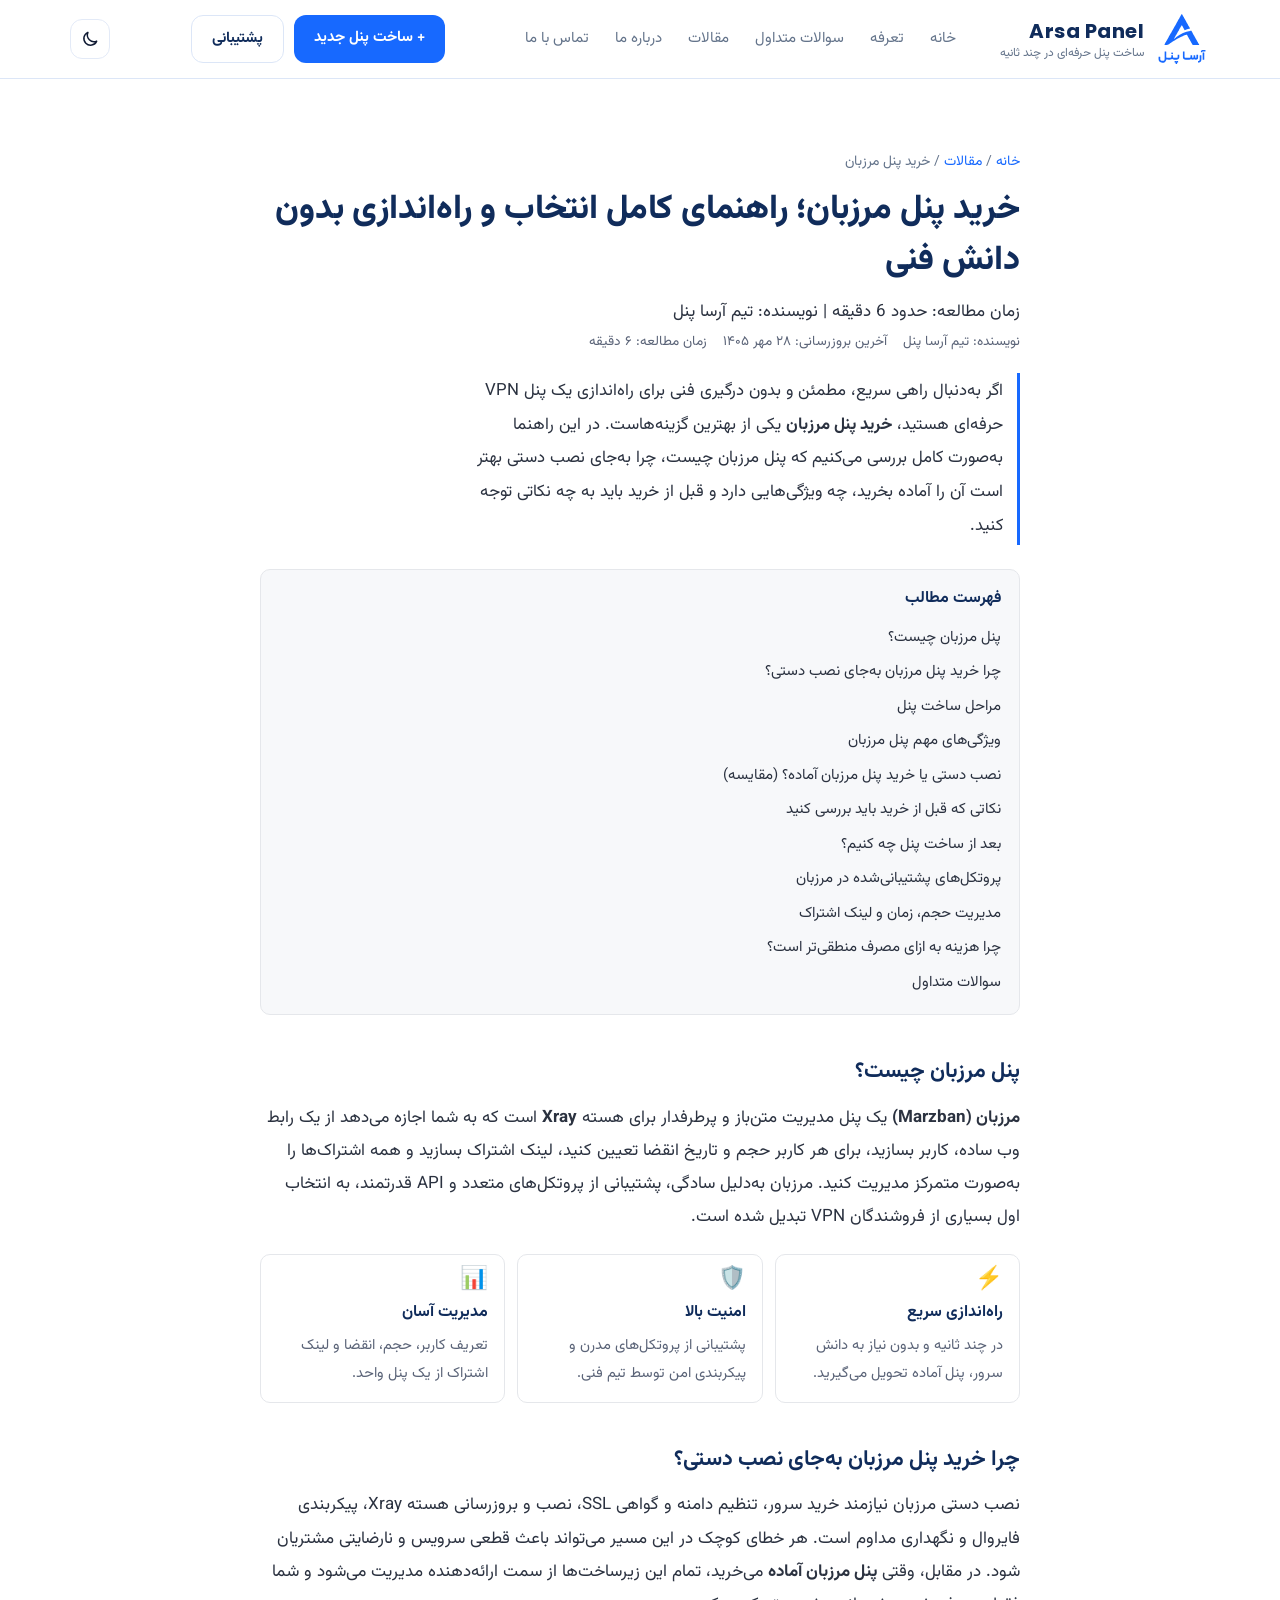
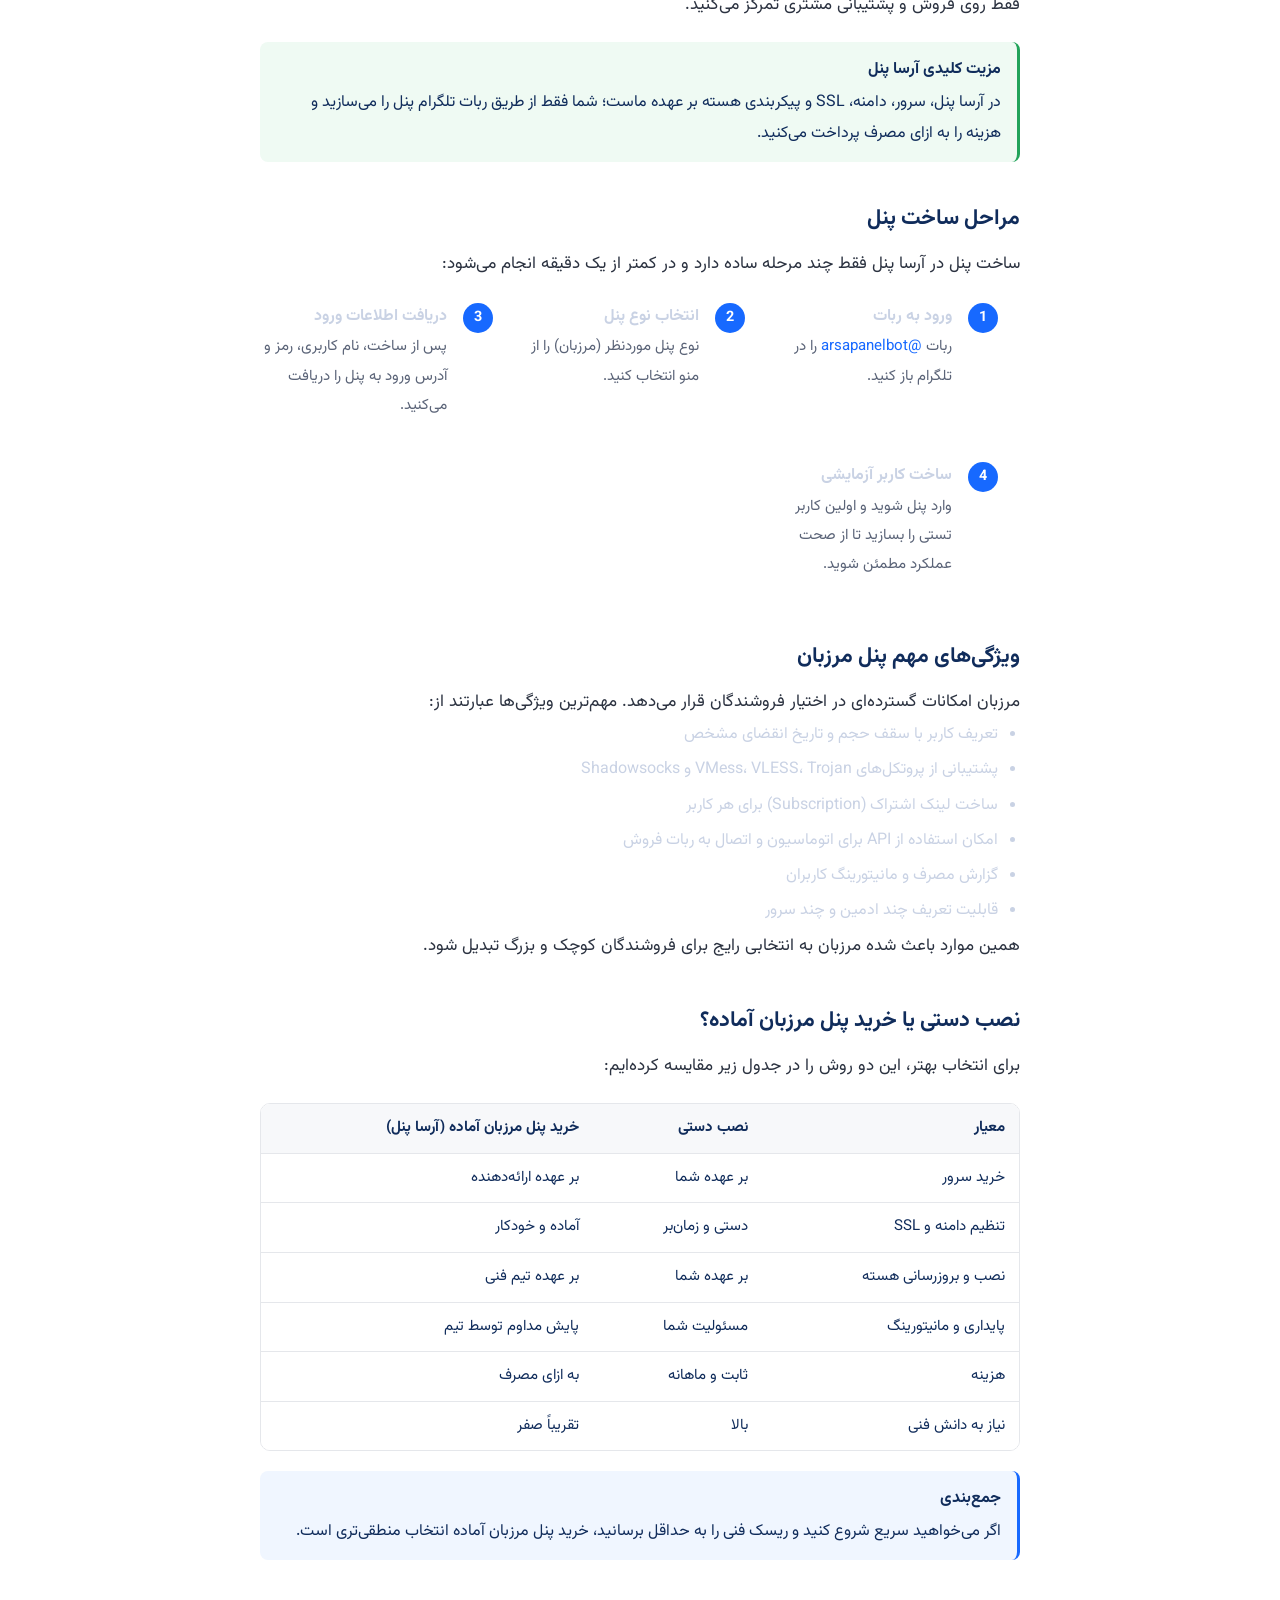
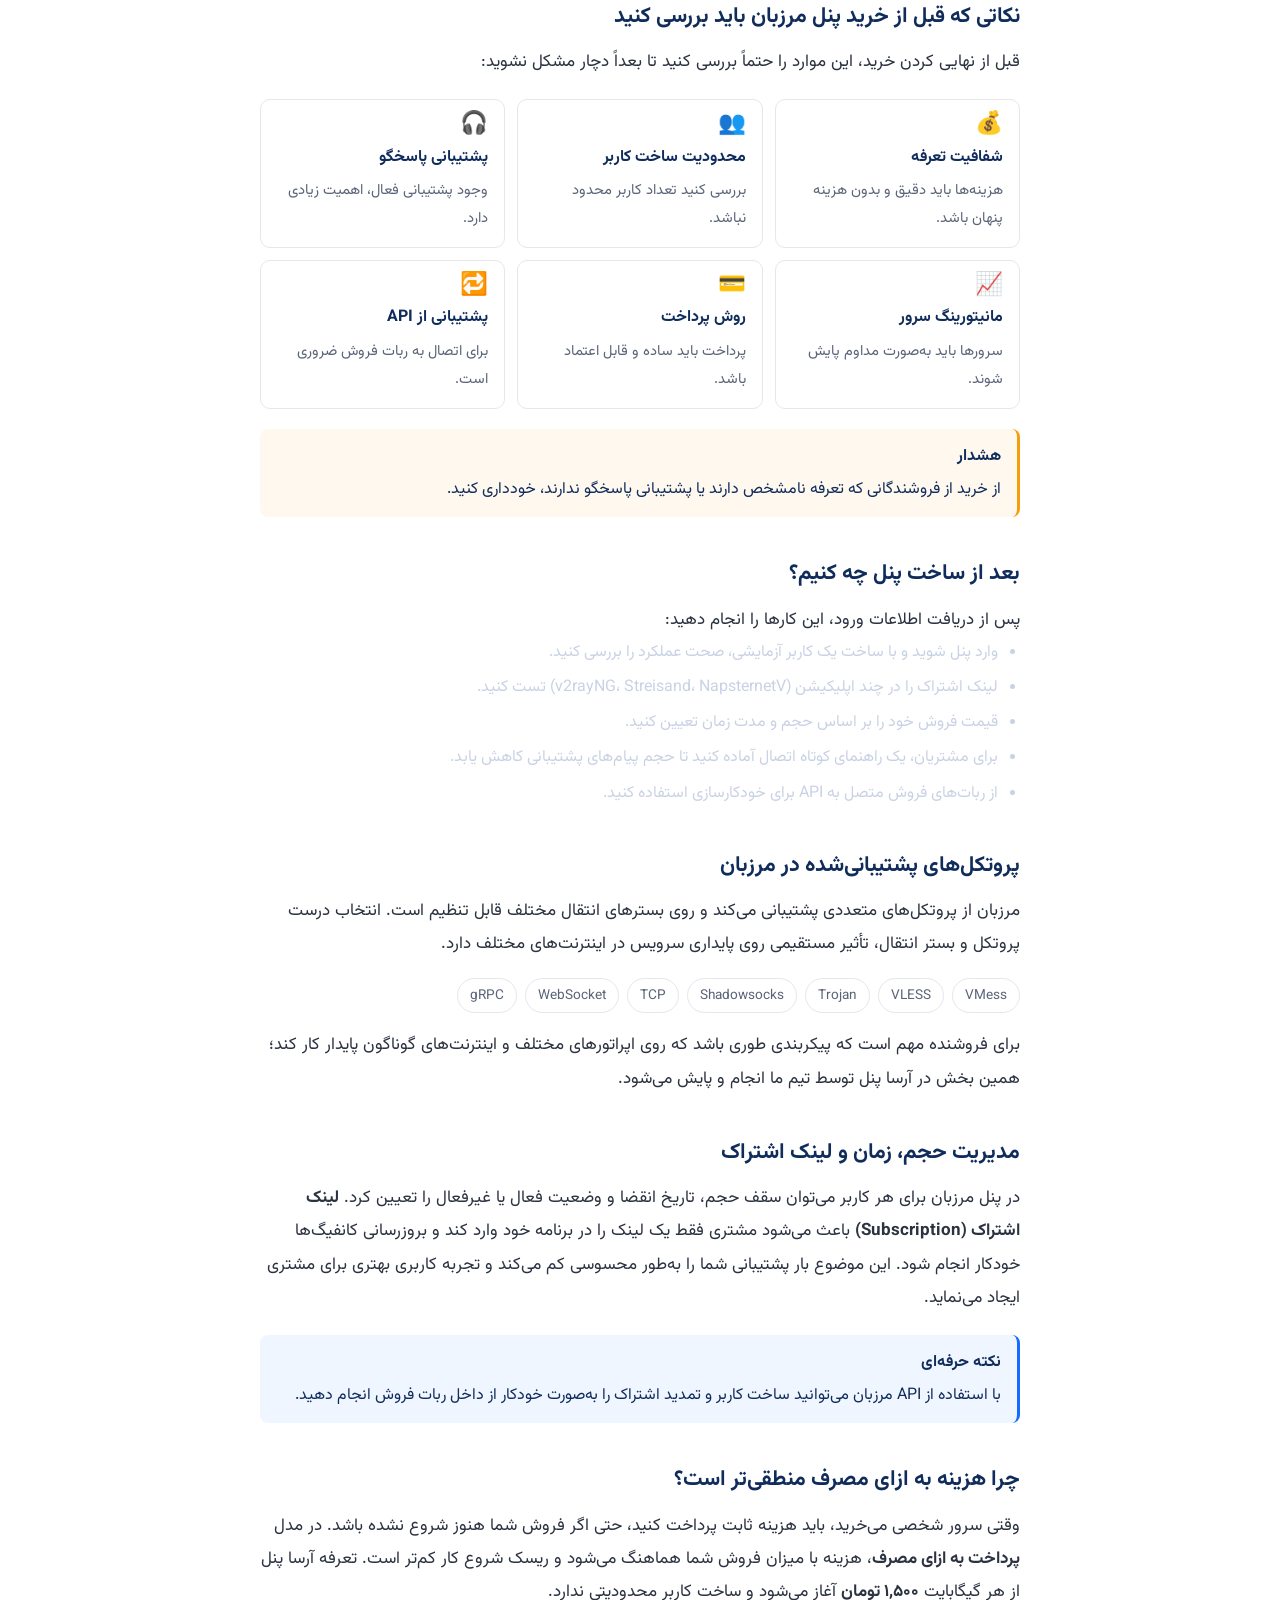
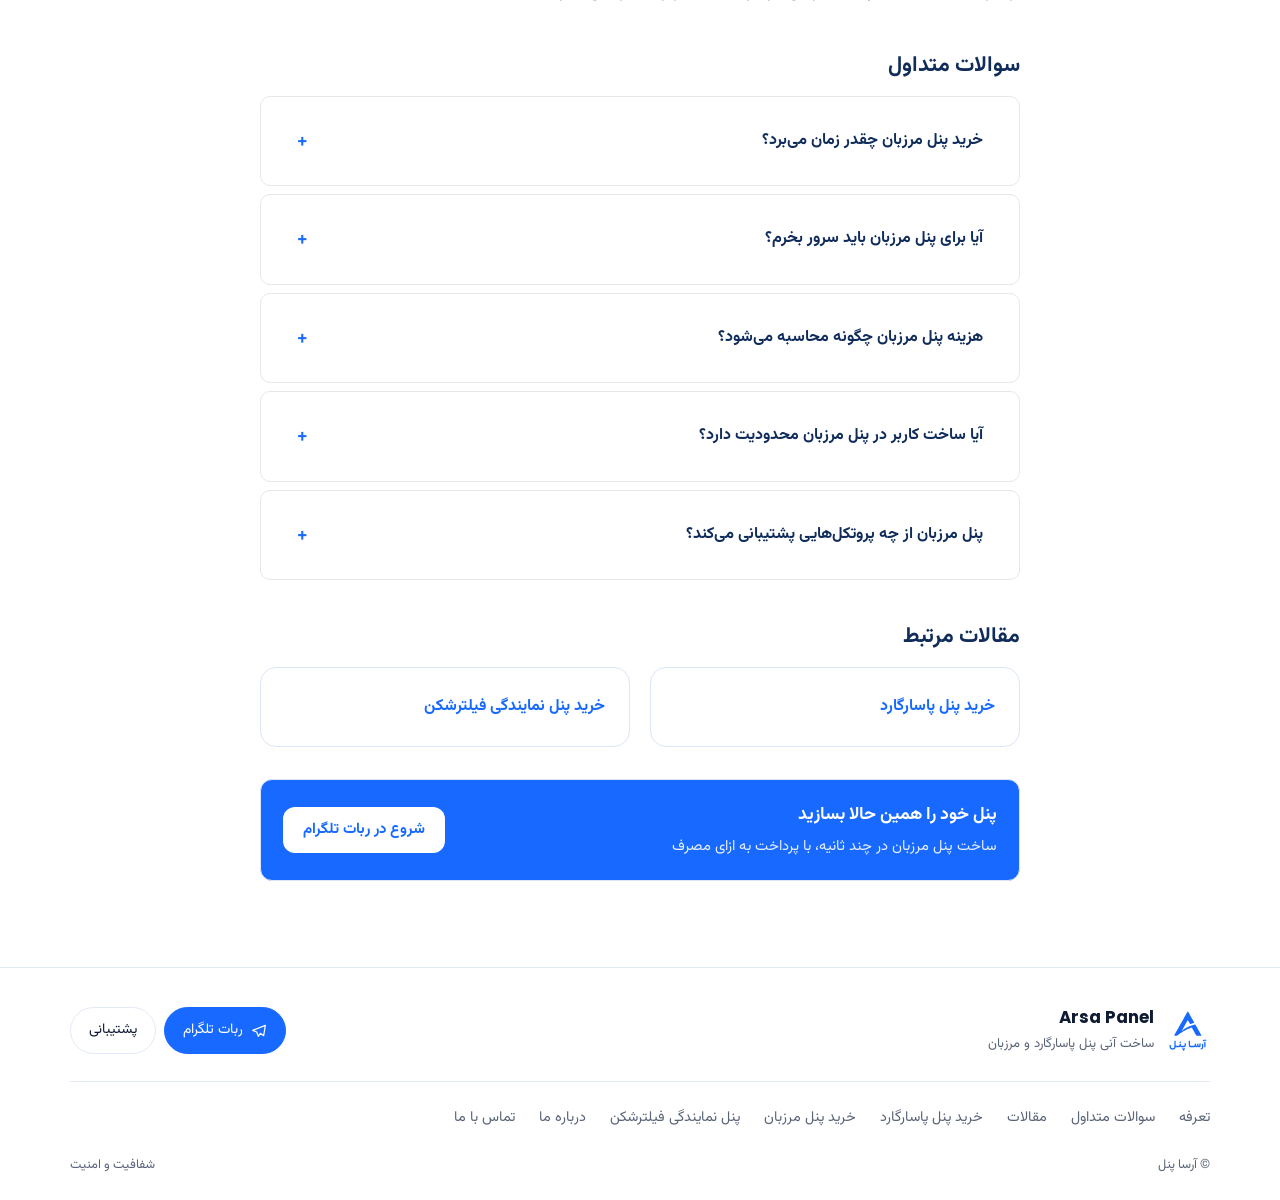
<file: buy-marzban-panel.html>
<!DOCTYPE html><html lang="fa" dir="rtl"><head><meta charset="utf-8"><script>(function(){try{var t=localStorage.getItem("theme");if(!t)t=matchMedia("(prefers-color-scheme:dark)").matches?"dark":"light";document.documentElement.setAttribute("data-theme",t)}catch(e){}})()</script><meta name="viewport" content="width=device-width,initial-scale=1">
<title>خرید پنل مرزبان؛ راهنمای کامل انتخاب و راه‌اندازی بدون دانش فنی | آرسا پنل</title>
<meta name="description" content="راهنمای کامل خرید پنل مرزبان (Marzban): مقایسه نصب دستی و ساخت خودکار، ویژگی‌ها، پروتکل‌ها، مدیریت حجم و لینک اشتراک، نکات قبل از خرید و پاسخ سوالات متداول. ساخت پنل در چند ثانیه با آرسا پنل.">
<meta name="keywords" content="خرید پنل مرزبان, پنل مرزبان, Marzban panel, پنل VPN, خرید پنل VPN, پنل نمایندگی فیلترشکن">
<link rel="canonical" href="https://matinmok.github.io/arsapanel/buy-marzban-panel.html">
<meta name="robots" content="index,follow,max-image-preview:large,max-snippet:-1,max-video-preview:-1">
<meta name="theme-color" content="#1769FF"><meta name="color-scheme" content="light dark"><meta name="author" content="آرسا پنل">
<meta property="og:type" content="article"><meta property="og:locale" content="fa_IR"><meta property="og:site_name" content="آرسا پنل"><meta property="og:title" content="خرید پنل مرزبان؛ راهنمای کامل انتخاب و راه‌اندازی بدون دانش فنی"><meta property="og:description" content="هر آنچه برای خرید پنل مرزبان باید بدانید: مقایسه نصب دستی و ساخت خودکار، پروتکل‌ها، مدیریت اشتراک و نکات مهم قبل از خرید."><meta property="og:url" content="https://matinmok.github.io/arsapanel/buy-marzban-panel.html"><meta property="og:image" content="https://matinmok.github.io/arsapanel/favicon.svg"><meta property="article:published_time" content="2025-01-01T00:00:00+03:30"><meta property="article:modified_time" content="2026-10-20T00:00:00+03:30"><meta property="article:section" content="راهنمای خرید">
<meta name="twitter:card" content="summary"><meta name="twitter:title" content="خرید پنل مرزبان | راهنمای کامل آرسا پنل"><meta name="twitter:description" content="راهنمای کامل خرید پنل مرزبان؛ مقایسه نصب دستی و ساخت خودکار، پروتکل‌ها و مدیریت اشتراک."><meta name="twitter:image" content="https://matinmok.github.io/arsapanel/favicon.svg">
<link rel="alternate" hreflang="fa-IR" href="https://matinmok.github.io/arsapanel/buy-marzban-panel.html"><link rel="alternate" hreflang="x-default" href="https://matinmok.github.io/arsapanel/buy-marzban-panel.html">
<link rel="icon" href="https://matinmok.github.io/arsapanel/favicon.svg" type="image/svg+xml"><link rel="preconnect" href="https://fonts.googleapis.com"><link rel="preconnect" href="https://fonts.gstatic.com" crossorigin><link href="https://fonts.googleapis.com/css2?family=Vazirmatn:wght@400;500;700;800&family=Poppins:wght@600;700;800&display=swap" rel="stylesheet"><link rel="preload" as="style" href="style.css"><link rel="stylesheet" href="style.css">
<style id="arsa-ui">
:root{--mb:#fff;--mt:#0f1a33;--mm:#5a6478;--ml:#e3eaf7;--ms:#f5f8ff}
html[data-theme=dark]{--mb:#0f1522;--mt:#eef2fa;--mm:#9aa6bd;--ml:#232c40;--ms:#121826;color-scheme:dark}
.hd-tools{display:flex;gap:8px;align-items:center;margin-inline-start:auto}
.ib{width:40px;height:40px;border-radius:12px;border:1px solid var(--ml);background:var(--mb);color:var(--mt);display:grid;place-items:center;cursor:pointer;padding:0;transition:.2s}
.ib:hover{border-color:#1769FF;color:#1769FF}
.ib svg{width:20px;height:20px;stroke:currentColor;fill:none;stroke-width:1.8;stroke-linecap:round;stroke-linejoin:round}
.ib-m{display:none}.ic-sun{display:none}
html[data-theme=dark] .ic-sun{display:block}html[data-theme=dark] .ic-moon{display:none}
.burger{display:none!important}
@media(max-width:900px){.nav,.hd-act{display:none!important}.ib-m{display:grid}}
.ov{position:fixed;inset:0;background:rgba(5,10,20,.55);backdrop-filter:blur(3px);opacity:0;visibility:hidden;transition:opacity .3s,visibility 0s .3s;z-index:90}
.dr{position:fixed;top:0;right:0;height:100%;width:min(320px,86vw);background:var(--mb);color:var(--mt);z-index:100;transform:translateX(100%);visibility:hidden;transition:transform .35s cubic-bezier(.2,.8,.2,1),visibility 0s .35s;display:flex;flex-direction:column;padding:18px;box-shadow:-24px 0 60px -24px rgba(0,0,0,.45);overflow-y:auto}
.dr-open .dr{transform:none;visibility:visible;transition-delay:0s}
.dr-open .ov{opacity:1;visibility:visible;transition-delay:0s}
.dr-open{overflow:hidden}
.dr-h{display:flex;justify-content:space-between;align-items:center;margin-bottom:20px}
.dr-h span{display:flex;align-items:center;gap:10px;font:700 1.05rem Poppins,sans-serif}
.dr nav{display:grid;gap:2px}
.dr nav a{padding:12px 14px;border-radius:12px;color:var(--mt);text-decoration:none;font-weight:500;transition:.2s}
.dr nav a:hover,.dr nav a.on{background:var(--ms);color:#1769FF}
.dr h2{margin:20px 14px 6px;font-size:.78rem;color:var(--mm);font-weight:500}
.dr-f{margin-top:auto;display:grid;gap:10px;padding-top:20px}
.mf{border-top:1px solid var(--ml);padding:36px 0 22px;margin-top:8px}
.mf-top{display:flex;justify-content:space-between;align-items:center;gap:18px;flex-wrap:wrap}
.mf-l{display:flex;align-items:center;gap:12px;text-decoration:none;color:var(--mt)}
.mf-l img{border-radius:12px}
.mf-l b{display:block;font:700 1.05rem Poppins,sans-serif}
.mf-l small{display:block;color:var(--mm);font-size:.82rem;margin-top:2px}
.mf-act{display:flex;gap:8px;flex-wrap:wrap}
.mf-pill{display:inline-flex;align-items:center;justify-content:center;gap:8px;padding:9px 18px;border-radius:99px;border:1px solid var(--ml);color:var(--mt);text-decoration:none;font-size:.88rem;transition:.2s}
.mf-pill:hover{border-color:#1769FF;color:#1769FF}
.mf-pill svg{width:16px;height:16px;stroke:currentColor;fill:none;stroke-width:1.8;stroke-linecap:round;stroke-linejoin:round}
.mf-pri,.mf-pri:hover{background:#1769FF;border-color:#1769FF;color:#fff}
.mf-pri:hover{background:#0f56d9}
.mf-nav{display:flex;flex-wrap:wrap;gap:8px 24px;margin-top:24px;padding-top:22px;border-top:1px solid var(--ml)}
.mf-nav a{color:var(--mm);text-decoration:none;font-size:.9rem;transition:color .2s}
.mf-nav a:hover{color:#1769FF}
.mf-b{display:flex;justify-content:space-between;flex-wrap:wrap;gap:8px;margin-top:22px;font-size:.8rem;color:var(--mm)}
.mf-b a{color:var(--mm);text-decoration:none}.mf-b a:hover{color:#1769FF}
@media(max-width:640px){.mf{padding:30px 0 18px}.mf-top{flex-direction:column;align-items:stretch;text-align:center}.mf-l{justify-content:center}.mf-act{display:grid;grid-template-columns:1fr 1fr}.mf-nav{justify-content:center;gap:10px 18px}.mf-b{flex-direction:column;align-items:center;text-align:center}}
html[data-theme=dark] body,html[data-theme=dark] .sec,html[data-theme=dark] .hero{background:#0b0f17!important;color:#e7ecf6}
html[data-theme=dark] .sec.alt{background:#0e131d!important}
html[data-theme=dark] .hd{background:rgba(11,15,23,.88)!important;border-color:#232c40!important}
html[data-theme=dark] :is(h1,h2,h3,h4,summary,.logo b){color:#f1f4fa!important}
html[data-theme=dark] :is(p,li,td,small,.lead,.kick,.nav a,.meta,.am span){color:#a3aec4!important}
html[data-theme=dark] .nav a.on{color:#6ea3ff!important}
html[data-theme=dark] .btn-o{background:transparent!important;color:#e7ecf6!important;border-color:#2d3850!important}
html[data-theme=dark] .btn-p{color:#fff!important}
@media(prefers-reduced-motion:reduce){.dr,.ov{transition:none}}
</style>
<style>
/* article.css — قالب مقاله آرسا پنل (بعد از style.css لود می‌شود) */
html{scroll-padding-top:84px}
.art{--line:#e5e7eb;--soft:#f7f8fa;--brand:#1769ff;--text:#2b3240;--muted:#5b6478}
.art h1.h1{line-height:1.5;margin:8px 0 10px}
.art h2{margin:40px 0 12px;font-size:1.35rem;line-height:1.6}
.art h3{margin:22px 0 8px;font-size:1.05rem}
.art p,.art li{line-height:1.95;color:var(--text)}
.art ul,.art ol{padding-right:22px}
.art li{margin-bottom:4px}
.art p a,.art li a,.art td a{color:var(--brand)}
.art .meta{display:flex;flex-wrap:wrap;gap:4px 16px;margin:0 0 18px;color:var(--muted);font-size:.85rem}
.art .lead{margin:16px 0 24px;padding:2px 14px 2px 0;border-right:3px solid var(--brand);font-size:1.05rem;line-height:2}
.toc{margin:24px 0;padding:14px 18px;background:var(--soft);border:1px solid var(--line);border-radius:10px}
.toc b{display:block;margin-bottom:6px}
.toc a{display:block;padding:3px 0;color:var(--text);text-decoration:none}
.toc a:hover{color:var(--brand)}
.cards{display:grid;grid-template-columns:repeat(auto-fit,minmax(220px,1fr));gap:12px;margin:20px 0}
.mini{padding:14px 16px;border:1px solid var(--line);border-radius:10px;background:#fff}
.mini .ic{font-size:1.4rem;line-height:1;margin-bottom:6px}
.mini h3{margin:0 0 4px;font-size:1rem}
.mini p{margin:0;font-size:.92rem;color:var(--muted);line-height:1.9}
.note{margin:20px 0;padding:12px 16px;border-radius:8px;border-right:3px solid;line-height:1.95}
.note b{display:block;margin-bottom:2px}
.note.info{background:#f0f6ff;border-color:#1769ff}
.note.warn{background:#fff8ee;border-color:#f59e0b}
.note.ok{background:#effaf3;border-color:#22a35a}
.tbl-wrap{margin:20px 0;overflow-x:auto;border:1px solid var(--line);border-radius:10px}
table.cmp{width:100%;min-width:480px;border-collapse:collapse}
.cmp th,.cmp td{padding:10px 14px;text-align:right;border-bottom:1px solid var(--line);font-size:.94rem}
.cmp thead th{background:var(--soft);font-weight:700}
.cmp tbody tr:last-child td{border-bottom:0}
.steps{counter-reset:st;list-style:none;margin:20px 0;padding:0}
.steps li{counter-increment:st;position:relative;padding:0 46px 16px 0}
.steps li::before{content:counter(st);position:absolute;right:0;top:2px;width:30px;height:30px;border-radius:50%;background:var(--brand);color:#fff;display:flex;align-items:center;justify-content:center;font-size:.9rem;font-weight:700}
.steps li b{display:block}
.steps li p{margin:0;color:var(--muted);font-size:.94rem}
.tags{display:flex;flex-wrap:wrap;gap:8px;margin:16px 0}
.tag{padding:4px 12px;border:1px solid var(--line);border-radius:999px;font-size:.85rem;color:var(--muted)}
.faq details{margin-bottom:8px;border:1px solid var(--line);border-radius:10px;background:#fff}
.faq summary{display:flex;justify-content:space-between;align-items:center;gap:12px;padding:12px 16px;font-weight:700;cursor:pointer;list-style:none}
.faq summary::-webkit-details-marker{display:none}
.faq summary::after{content:'+';color:var(--brand);font-size:1.2rem}
.faq details[open] summary::after{content:'−'}
.faq details p{margin:0;padding:0 16px 14px;color:var(--muted)}
.banner{display:flex;flex-wrap:wrap;gap:12px;justify-content:space-between;align-items:center;margin:32px 0 8px;padding:18px 22px;background:var(--brand);color:#fff;border-radius:12px}
.banner b{font-size:1.1rem}
.banner p{margin:2px 0 0;color:#fff;opacity:.9;font-size:.92rem}
.art .banner .btn-p{background:#fff;color:var(--brand)}
/* دارک مود برای قالب مقاله */
html[data-theme=dark] .art{--line:#232c40;--soft:#121826;--text:#c9d2e4;--muted:#8b95a8}
html[data-theme=dark] .art .mini,html[data-theme=dark] .art .faq details{background:#121826!important;border-color:#232c40!important}
html[data-theme=dark] .art .toc{background:#121826!important;border-color:#232c40!important}
html[data-theme=dark] .art .toc a{color:#c9d2e4}
html[data-theme=dark] .art .toc a:hover{color:#6ea3ff}
html[data-theme=dark] .art .note.info{background:#0f1b33!important;border-color:#1769ff!important}
html[data-theme=dark] .art .note.warn{background:#241a06!important;border-color:#f59e0b!important}
html[data-theme=dark] .art .note.ok{background:#0d2218!important;border-color:#22a35a!important}
html[data-theme=dark] .art .note b,html[data-theme=dark] .art .note p{color:#e7ecf6!important}
html[data-theme=dark] .art .cmp thead th{background:#161d2d!important;color:#e7ecf6!important}
html[data-theme=dark] .art .cmp td,html[data-theme=dark] .art .cmp th{border-color:#232c40!important;color:#c9d2e4!important}
html[data-theme=dark] .art .tbl-wrap{border-color:#232c40!important}
html[data-theme=dark] .art .tag{border-color:#2d3850!important;color:#8b95a8!important}
html[data-theme=dark] .art .mini h3,html[data-theme=dark] .art h2,html[data-theme=dark] .art h1{color:#f1f4fa!important}
html[data-theme=dark] .art .mini p{color:#8b95a8!important}
html[data-theme=dark] .art .meta{color:#8b95a8!important}
html[data-theme=dark] .art .lead{color:#c9d2e4!important}
html[data-theme=dark] .art .lead b{color:#f1f4fa!important}
html[data-theme=dark] .art p,.art li{color:#c9d2e4!important}
html[data-theme=dark] .art .steps li p{color:#8b95a8!important}
</style>
<script type="application/ld+json">{"@context":"https://schema.org","@type":"Article","headline":"خرید پنل مرزبان؛ راهنمای کامل انتخاب و راه‌اندازی بدون دانش فنی","description":"راهنمای کامل خرید پنل مرزبان (Marzban): مقایسه نصب دستی و ساخت خودکار، ویژگی‌ها، پروتکل‌ها، مدیریت حجم و لینک اشتراک، نکات قبل از خرید و پاسخ سوالات متداول. ساخت پنل در چند ثانیه با آرسا پنل.","inLanguage":"fa","mainEntityOfPage":{"@type":"WebPage","@id":"https://matinmok.github.io/arsapanel/buy-marzban-panel.html"},"datePublished":"2025-01-01","dateModified":"2026-10-20","image":["https://matinmok.github.io/arsapanel/favicon.svg"],"author":{"@type":"Organization","name":"آرسا پنل","url":"https://matinmok.github.io/arsapanel/"},"publisher":{"@type":"Organization","name":"آرسا پنل","logo":{"@type":"ImageObject","url":"https://matinmok.github.io/arsapanel/favicon.svg"}},"keywords":["خرید پنل مرزبان","پنل مرزبان","Marzban panel","پنل VPN","پنل نمایندگی فیلترشکن"]}</script>
<script type="application/ld+json">{"@context":"https://schema.org","@type":"BreadcrumbList","itemListElement":[{"@type":"ListItem","position":1,"name":"خانه","item":"https://matinmok.github.io/arsapanel/"},{"@type":"ListItem","position":2,"name":"مقالات","item":"https://matinmok.github.io/arsapanel/articles.html"},{"@type":"ListItem","position":3,"name":"خرید پنل مرزبان","item":"https://matinmok.github.io/arsapanel/buy-marzban-panel.html"}]}</script>
<script type="application/ld+json">{"@context":"https://schema.org","@type":"FAQPage","mainEntity":[{"@type":"Question","name":"خرید پنل مرزبان چقدر زمان می‌برد؟","acceptedAnswer":{"@type":"Answer","text":"ساخت پنل از طریق ربات تلگرام آرسا پنل انجام می‌شود و معمولاً در چند ثانیه آماده می‌شود؛ نیازی به نصب دستی نیست."}},{"@type":"Question","name":"آیا برای پنل مرزبان باید سرور بخرم؟","acceptedAnswer":{"@type":"Answer","text":"خیر، سرور، دامنه، گواهی SSL و پیکربندی هسته بر عهده تیم آرسا پنل است و شما فقط پنل را از ربات می‌سازید."}},{"@type":"Question","name":"هزینه پنل مرزبان چگونه محاسبه می‌شود؟","acceptedAnswer":{"@type":"Answer","text":"در آرسا پنل هزینه به ازای مصرف (هر گیگابایت) محاسبه می‌شود و هزینه ثابت ماهانه ندارید. تعرفه از هر گیگابایت ۱,۵۰۰ تومان آغاز می‌شود."}},{"@type":"Question","name":"آیا ساخت کاربر در پنل مرزبان محدودیت دارد؟","acceptedAnswer":{"@type":"Answer","text":"خیر، در آرسا پنل ساخت کاربر محدودیتی ندارد و می‌توانید به تعداد دلخواه کاربر تعریف کنید."}},{"@type":"Question","name":"پنل مرزبان از چه پروتکل‌هایی پشتیبانی می‌کند؟","acceptedAnswer":{"@type":"Answer","text":"مرزبان از پروتکل‌های VMess، VLESS، Trojan و Shadowsocks پشتیبانی می‌کند و روی بسترهای TCP، WebSocket و gRPC قابل تنظیم است."}}]}</script>
</head><body>
<header class="hd"><div class="wrap hd-in"><a class="logo" href="./"><img src="https://matinmok.github.io/arsapanel/favicon.svg" width="56" height="56" alt="Arsa Panel"><span><b style="font-family:'Poppins',sans-serif;letter-spacing:.5px">Arsa Panel</b><small>ساخت پنل حرفه‌ای در چند ثانیه</small></span></a>
<button class="burger" aria-label="منو" aria-expanded="false">☰</button><nav class="nav" aria-label="منوی اصلی"><a href="./">خانه</a><a href="./#pricing">تعرفه</a><a href="./#faq">سوالات متداول</a><a href="articles.html">مقالات</a><a href="about.html">درباره ما</a><a href="contact.html">تماس با ما</a></nav>
<div class="hd-act"><a class="btn btn-p" href="https://t.me/arsapanelbot" rel="noopener" target="_blank">+ ساخت پنل جدید</a><a class="btn btn-o" href="https://t.me/Mykalikal" rel="noopener" target="_blank">پشتیبانی</a></div><div class="hd-tools"><button type="button" class="ib" id="thb" aria-label="تغییر حالت تیره / روشن"><svg class="ic-moon" viewBox="0 0 24 24" aria-hidden="true"><path d="M20 14.5A8 8 0 0 1 9.5 4 8 8 0 1 0 20 14.5z"/></svg><svg class="ic-sun" viewBox="0 0 24 24" aria-hidden="true"><circle cx="12" cy="12" r="4"/><path d="M12 2v2M12 20v2M4.9 4.9l1.4 1.4M17.7 17.7l1.4 1.4M2 12h2M20 12h2M4.9 19.1l1.4-1.4M17.7 6.3l1.4-1.4"/></svg></button><button type="button" class="ib ib-m" id="mb" aria-label="باز کردن منو" aria-controls="dr" aria-expanded="false"><svg viewBox="0 0 24 24" aria-hidden="true"><path d="M4 7h16M4 12h16M4 17h10"/></svg></button></div></div></header>
<div class="ov" id="ov"></div><aside class="dr" id="dr" role="dialog" aria-modal="true" aria-label="منوی سایت"><div class="dr-h"><span><img src="https://matinmok.github.io/arsapanel/favicon.svg" width="34" height="34" alt="">Arsa Panel</span><button type="button" class="ib" id="dc" aria-label="بستن منو"><svg viewBox="0 0 24 24" aria-hidden="true"><path d="M6 6l12 12M18 6L6 18"/></svg></button></div><nav aria-label="منوی موبایل"><a href="./">خانه</a><a href="./#pricing">تعرفه</a><a href="./#faq">سوالات متداول</a><a href="articles.html">مقالات</a><a href="about.html">درباره ما</a><a href="contact.html">تماس با ما</a><h2>راهنماها</h2><a href="buy-pasarguard.html">خرید پنل پاسارگارد</a><a href="buy-marzban-panel.html">خرید پنل مرزبان</a><a href="reseller-vpn-panel.html">پنل نمایندگی فیلترشکن</a></nav><div class="dr-f"><a class="btn btn-p btn-l" href="https://t.me/arsapanelbot" target="_blank" rel="noopener">+ ساخت پنل جدید</a><a class="btn btn-o btn-l" href="https://t.me/Mykalikal" target="_blank" rel="noopener">پشتیبانی</a></div></aside>
<main>
<article class="sec">
<div class="wrap narrow art">
<nav class="bc" aria-label="مسیر صفحه"><a href="./">خانه</a> / <a href="articles.html">مقالات</a> / <span>خرید پنل مرزبان</span></nav><h1 class="h1">خرید پنل مرزبان؛ راهنمای کامل انتخاب و راه‌اندازی بدون دانش فنی</h1><p class="meta"><span>نویسنده: تیم آرسا پنل</span><span>آخرین بروزرسانی: <time datetime="2026-10-20">۲۸ مهر ۱۴۰۵</time></span><span>زمان مطالعه: ۶ دقیقه</span></p>
<p class="lead">اگر به‌دنبال راهی سریع، مطمئن و بدون درگیری فنی برای راه‌اندازی یک پنل VPN حرفه‌ای هستید، <b>خرید پنل مرزبان</b> یکی از بهترین گزینه‌هاست. در این راهنما به‌صورت کامل بررسی می‌کنیم که پنل مرزبان چیست، چرا به‌جای نصب دستی بهتر است آن را آماده بخرید، چه ویژگی‌هایی دارد و قبل از خرید باید به چه نکاتی توجه کنید.</p>
<nav class="toc" aria-label="فهرست مطالب"><b>فهرست مطالب</b><a href="#s0">پنل مرزبان چیست؟</a><a href="#s1">چرا خرید پنل مرزبان به‌جای نصب دستی؟</a><a href="#s2">مراحل ساخت پنل</a><a href="#s3">ویژگی‌های مهم پنل مرزبان</a><a href="#s4">نصب دستی یا خرید پنل مرزبان آماده؟ (مقایسه)</a><a href="#s5">نکاتی که قبل از خرید باید بررسی کنید</a><a href="#s6">بعد از ساخت پنل چه کنیم؟</a><a href="#s7">پروتکل‌های پشتیبانی‌شده در مرزبان</a><a href="#s8">مدیریت حجم، زمان و لینک اشتراک</a><a href="#s9">چرا هزینه به ازای مصرف منطقی‌تر است؟</a><a href="#s10">سوالات متداول</a></nav>
<h2 id="s0">پنل مرزبان چیست؟</h2><p><b>مرزبان (Marzban)</b> یک پنل مدیریت متن‌باز و پرطرفدار برای هسته <b>Xray</b> است که به شما اجازه می‌دهد از یک رابط وب ساده، کاربر بسازید، برای هر کاربر حجم و تاریخ انقضا تعیین کنید، لینک اشتراک بسازید و همه اشتراک‌ها را به‌صورت متمرکز مدیریت کنید. مرزبان به‌دلیل سادگی، پشتیبانی از پروتکل‌های متعدد و API قدرتمند، به انتخاب اول بسیاری از فروشندگان VPN تبدیل شده است.</p>
<div class="cards"><div class="mini"><div class="ic">⚡</div><h3>راه‌اندازی سریع</h3><p>در چند ثانیه و بدون نیاز به دانش سرور، پنل آماده تحویل می‌گیرید.</p></div><div class="mini"><div class="ic">🛡️</div><h3>امنیت بالا</h3><p>پشتیبانی از پروتکل‌های مدرن و پیکربندی امن توسط تیم فنی.</p></div><div class="mini"><div class="ic">📊</div><h3>مدیریت آسان</h3><p>تعریف کاربر، حجم، انقضا و لینک اشتراک از یک پنل واحد.</p></div></div>
<h2 id="s1">چرا خرید پنل مرزبان به‌جای نصب دستی؟</h2><p>نصب دستی مرزبان نیازمند خرید سرور، تنظیم دامنه و گواهی SSL، نصب و بروزرسانی هسته Xray، پیکربندی فایروال و نگهداری مداوم است. هر خطای کوچک در این مسیر می‌تواند باعث قطعی سرویس و نارضایتی مشتریان شود. در مقابل، وقتی <b>پنل مرزبان آماده</b> می‌خرید، تمام این زیرساخت‌ها از سمت ارائه‌دهنده مدیریت می‌شود و شما فقط روی فروش و پشتیبانی مشتری تمرکز می‌کنید.</p>
<div class="note ok"><b>مزیت کلیدی آرسا پنل</b>در آرسا پنل، سرور، دامنه، SSL و پیکربندی هسته بر عهده ماست؛ شما فقط از طریق ربات تلگرام پنل را می‌سازید و هزینه را به ازای مصرف پرداخت می‌کنید.</div>
<h2 id="s2">مراحل ساخت پنل</h2><p>ساخت پنل در آرسا پنل فقط چند مرحله ساده دارد و در کمتر از یک دقیقه انجام می‌شود:</p>
<ol class="steps"><li><b>ورود به ربات</b><p>ربات <a href="https://t.me/arsapanelbot" target="_blank" rel="noopener">@arsapanelbot</a> را در تلگرام باز کنید.</p></li><li><b>انتخاب نوع پنل</b><p>نوع پنل موردنظر (مرزبان) را از منو انتخاب کنید.</p></li><li><b>دریافت اطلاعات ورود</b><p>پس از ساخت، نام کاربری، رمز و آدرس ورود به پنل را دریافت می‌کنید.</p></li><li><b>ساخت کاربر آزمایشی</b><p>وارد پنل شوید و اولین کاربر تستی را بسازید تا از صحت عملکرد مطمئن شوید.</p></li></ol>
<h2 id="s3">ویژگی‌های مهم پنل مرزبان</h2><p>مرزبان امکانات گسترده‌ای در اختیار فروشندگان قرار می‌دهد. مهم‌ترین ویژگی‌ها عبارتند از:</p>
<ul><li>تعریف کاربر با سقف حجم و تاریخ انقضای مشخص</li><li>پشتیبانی از پروتکل‌های VMess، VLESS، Trojan و Shadowsocks</li><li>ساخت لینک اشتراک (Subscription) برای هر کاربر</li><li>امکان استفاده از API برای اتوماسیون و اتصال به ربات فروش</li><li>گزارش مصرف و مانیتورینگ کاربران</li><li>قابلیت تعریف چند ادمین و چند سرور</li></ul>
<p>همین موارد باعث شده مرزبان به انتخابی رایج برای فروشندگان کوچک و بزرگ تبدیل شود.</p>
<h2 id="s4">نصب دستی یا خرید پنل مرزبان آماده؟</h2><p>برای انتخاب بهتر، این دو روش را در جدول زیر مقایسه کرده‌ایم:</p>
<div class="tbl-wrap"><table class="cmp"><thead><tr><th>معیار</th><th>نصب دستی</th><th>خرید پنل مرزبان آماده (آرسا پنل)</th></tr></thead><tbody><tr><td>خرید سرور</td><td>بر عهده شما</td><td>بر عهده ارائه‌دهنده</td></tr><tr><td>تنظیم دامنه و SSL</td><td>دستی و زمان‌بر</td><td>آماده و خودکار</td></tr><tr><td>نصب و بروزرسانی هسته</td><td>بر عهده شما</td><td>بر عهده تیم فنی</td></tr><tr><td>پایداری و مانیتورینگ</td><td>مسئولیت شما</td><td>پایش مداوم توسط تیم</td></tr><tr><td>هزینه</td><td>ثابت و ماهانه</td><td>به ازای مصرف</td></tr><tr><td>نیاز به دانش فنی</td><td>بالا</td><td>تقریباً صفر</td></tr></tbody></table></div>
<div class="note info"><b>جمع‌بندی</b>اگر می‌خواهید سریع شروع کنید و ریسک فنی را به حداقل برسانید، خرید پنل مرزبان آماده انتخاب منطقی‌تری است.</div>
<h2 id="s5">نکاتی که قبل از خرید پنل مرزبان باید بررسی کنید</h2><p>قبل از نهایی کردن خرید، این موارد را حتماً بررسی کنید تا بعداً دچار مشکل نشوید:</p>
<div class="cards"><div class="mini"><div class="ic">💰</div><h3>شفافیت تعرفه</h3><p>هزینه‌ها باید دقیق و بدون هزینه پنهان باشد.</p></div><div class="mini"><div class="ic">👥</div><h3>محدودیت ساخت کاربر</h3><p>بررسی کنید تعداد کاربر محدود نباشد.</p></div><div class="mini"><div class="ic">🎧</div><h3>پشتیبانی پاسخگو</h3><p>وجود پشتیبانی فعال، اهمیت زیادی دارد.</p></div><div class="mini"><div class="ic">📈</div><h3>مانیتورینگ سرور</h3><p>سرورها باید به‌صورت مداوم پایش شوند.</p></div><div class="mini"><div class="ic">💳</div><h3>روش پرداخت</h3><p>پرداخت باید ساده و قابل اعتماد باشد.</p></div><div class="mini"><div class="ic">🔁</div><h3>پشتیبانی از API</h3><p>برای اتصال به ربات فروش ضروری است.</p></div></div>
<div class="note warn"><b>هشدار</b>از خرید از فروشندگانی که تعرفه نامشخص دارند یا پشتیبانی پاسخگو ندارند، خودداری کنید.</div>
<h2 id="s6">بعد از ساخت پنل چه کنیم؟</h2><p>پس از دریافت اطلاعات ورود، این کارها را انجام دهید:</p>
<ul><li>وارد پنل شوید و با ساخت یک کاربر آزمایشی، صحت عملکرد را بررسی کنید.</li><li>لینک اشتراک را در چند اپلیکیشن (v2rayNG، Streisand، NapsternetV) تست کنید.</li><li>قیمت فروش خود را بر اساس حجم و مدت زمان تعیین کنید.</li><li>برای مشتریان، یک راهنمای کوتاه اتصال آماده کنید تا حجم پیام‌های پشتیبانی کاهش یابد.</li><li>از ربات‌های فروش متصل به API برای خودکارسازی استفاده کنید.</li></ul>
<h2 id="s7">پروتکل‌های پشتیبانی‌شده در مرزبان</h2><p>مرزبان از پروتکل‌های متعددی پشتیبانی می‌کند و روی بسترهای انتقال مختلف قابل تنظیم است. انتخاب درست پروتکل و بستر انتقال، تأثیر مستقیمی روی پایداری سرویس در اینترنت‌های مختلف دارد.</p>
<div class="tags"><span class="tag">VMess</span><span class="tag">VLESS</span><span class="tag">Trojan</span><span class="tag">Shadowsocks</span><span class="tag">TCP</span><span class="tag">WebSocket</span><span class="tag">gRPC</span></div>
<p>برای فروشنده مهم است که پیکربندی طوری باشد که روی اپراتورهای مختلف و اینترنت‌های گوناگون پایدار کار کند؛ همین بخش در آرسا پنل توسط تیم ما انجام و پایش می‌شود.</p>
<h2 id="s8">مدیریت حجم، زمان و لینک اشتراک</h2><p>در پنل مرزبان برای هر کاربر می‌توان سقف حجم، تاریخ انقضا و وضعیت فعال یا غیرفعال را تعیین کرد. <b>لینک اشتراک (Subscription)</b> باعث می‌شود مشتری فقط یک لینک را در برنامه خود وارد کند و بروزرسانی کانفیگ‌ها خودکار انجام شود. این موضوع بار پشتیبانی شما را به‌طور محسوسی کم می‌کند و تجربه کاربری بهتری برای مشتری ایجاد می‌نماید.</p>
<div class="note info"><b>نکته حرفه‌ای</b>با استفاده از API مرزبان می‌توانید ساخت کاربر و تمدید اشتراک را به‌صورت خودکار از داخل ربات فروش انجام دهید.</div>
<h2 id="s9">چرا هزینه به ازای مصرف منطقی‌تر است؟</h2><p>وقتی سرور شخصی می‌خرید، باید هزینه ثابت پرداخت کنید، حتی اگر فروش شما هنوز شروع نشده باشد. در مدل <b>پرداخت به ازای مصرف</b>، هزینه با میزان فروش شما هماهنگ می‌شود و ریسک شروع کار کم‌تر است. تعرفه آرسا پنل از هر گیگابایت <b>۱,۵۰۰ تومان</b> آغاز می‌شود و ساخت کاربر محدودیتی ندارد.</p>
<h2 id="s10">سوالات متداول</h2>
<div class="faq">
<details><summary>خرید پنل مرزبان چقدر زمان می‌برد؟</summary><p>ساخت پنل از طریق ربات تلگرام آرسا پنل انجام می‌شود و معمولاً در چند ثانیه آماده می‌شود؛ نیازی به نصب دستی نیست.</p></details>
<details><summary>آیا برای پنل مرزبان باید سرور بخرم؟</summary><p>خیر، سرور، دامنه، گواهی SSL و پیکربندی هسته بر عهده تیم آرسا پنل است و شما فقط پنل را از ربات می‌سازید.</p></details>
<details><summary>هزینه پنل مرزبان چگونه محاسبه می‌شود؟</summary><p>در آرسا پنل هزینه به ازای مصرف (هر گیگابایت) محاسبه می‌شود و هزینه ثابت ماهانه ندارید. تعرفه از هر گیگابایت ۱,۵۰۰ تومان آغاز می‌شود.</p></details>
<details><summary>آیا ساخت کاربر در پنل مرزبان محدودیت دارد؟</summary><p>خیر، در آرسا پنل ساخت کاربر محدودیتی ندارد و می‌توانید به تعداد دلخواه کاربر تعریف کنید.</p></details>
<details><summary>پنل مرزبان از چه پروتکل‌هایی پشتیبانی می‌کند؟</summary><p>مرزبان از پروتکل‌های VMess، VLESS، Trojan و Shadowsocks پشتیبانی می‌کند و روی بسترهای TCP، WebSocket و gRPC قابل تنظیم است.</p></details>
</div>
<h2>مقالات مرتبط</h2>
<div class="g2"><a class="card" href="buy-pasarguard.html">خرید پنل پاسارگارد</a><a class="card" href="reseller-vpn-panel.html">خرید پنل نمایندگی فیلترشکن</a></div>
<div class="banner"><div><b>پنل خود را همین حالا بسازید</b><p>ساخت پنل مرزبان در چند ثانیه، با پرداخت به ازای مصرف</p></div><a class="btn btn-p" href="https://t.me/arsapanelbot" target="_blank" rel="noopener">شروع در ربات تلگرام</a></div>
</div></article></main>
<footer class="mf"><div class="wrap"><div class="mf-top"><a class="mf-l" href="./"><img src="https://matinmok.github.io/arsapanel/favicon.svg" width="44" height="44" alt="آرسا پنل"><span><b>Arsa Panel</b><small>ساخت آنی پنل پاسارگارد و مرزبان</small></span></a><div class="mf-act"><a class="mf-pill mf-pri" href="https://t.me/arsapanelbot" target="_blank" rel="noopener"><svg viewBox="0 0 24 24" aria-hidden="true"><path d="M21.5 3.5 2.5 11l6 2.5L11 20l3-4.5 5 3.500z"/></svg>ربات تلگرام</a><a class="mf-pill" href="https://t.me/Mykalikal" target="_blank" rel="noopener">پشتیبانی</a></div></div><nav class="mf-nav" aria-label="پیوندهای فوتر"><a href="./#pricing">تعرفه</a><a href="./#faq">سوالات متداول</a><a href="articles.html">مقالات</a><a href="buy-pasarguard.html">خرید پنل پاسارگارد</a><a href="buy-marzban-panel.html">خرید پنل مرزبان</a><a href="reseller-vpn-panel.html">پنل نمایندگی فیلترشکن</a><a href="about.html">درباره ما</a><a href="contact.html">تماس با ما</a></nav><div class="mf-b"><span>© آرسا پنل</span><a href="trust.html">شفافیت و امنیت</a></div></div></footer><script src="script.js"></script>
<script>
(function(){var d=document,r=d.documentElement,b=d.getElementById('thb'),m=d.getElementById('mb'),c=d.getElementById('dc'),o=d.getElementById('ov'),p=d.getElementById('dr');
function tc(t){var e=d.querySelector('meta[name=theme-color]');if(e)e.setAttribute('content',t=='dark'?'#0b0f17':'#1769FF')}
tc(r.getAttribute('data-theme'));
if(b)b.onclick=function(){var t=r.getAttribute('data-theme')=='dark'?'light':'dark';r.setAttribute('data-theme',t);try{localStorage.setItem('theme',t)}catch(e){}tc(t)};
function op(){r.classList.add('dr-open');m.setAttribute('aria-expanded','true');setTimeout(function(){c.focus()},60)}
function cl(){r.classList.remove('dr-open');m.setAttribute('aria-expanded','false');m.focus()}
if(m&&p){m.onclick=op;c.onclick=cl;o.onclick=cl;p.querySelectorAll('a').forEach(function(a){a.addEventListener('click',function(){r.classList.remove('dr-open')})});
d.addEventListener('keydown',function(e){if(e.key=='Escape'&&r.classList.contains('dr-open'))cl()});
matchMedia('(min-width:901px)').addEventListener('change',function(q){if(q.matches)r.classList.remove('dr-open')})}})();
</script>
<script>
(function(){var d=document,r=d.documentElement;
function fx(){d.querySelectorAll('[data-wb],[data-dt]').forEach(function(e){e.removeAttribute('data-wb');e.removeAttribute('data-dt')});
if(r.getAttribute('data-theme')!='dark')return;
d.body.querySelectorAll('*').forEach(function(e){if(e.closest('.x-dash,.x-calc,.btn-p,.mf-pri,svg,script,style'))return;
var s=getComputedStyle(e),b=s.backgroundColor.match(/[\d.]+/g);
if(b&&(b.length<4||+b[3]>.6)&&+b[0]>200&&+b[1]>200&&+b[2]>200)e.setAttribute('data-wb','1');
var c=s.color.match(/[\d.]+/g);
if(c&&(+c[0]+ +c[1]+ +c[2])<330&&Array.prototype.some.call(e.childNodes,function(n){return n.nodeType==3&&n.textContent.trim()}))e.setAttribute('data-dt','1')})}
var t=d.getElementById('thb');if(t)t.addEventListener('click',function(){setTimeout(fx,450)});
window.addEventListener('load',function(){setTimeout(fx,200);setTimeout(fx,900)})})();
</script><script src="https://arsapanel.matinder.workers.dev/widget.js" defer></script></body></html>
</file>
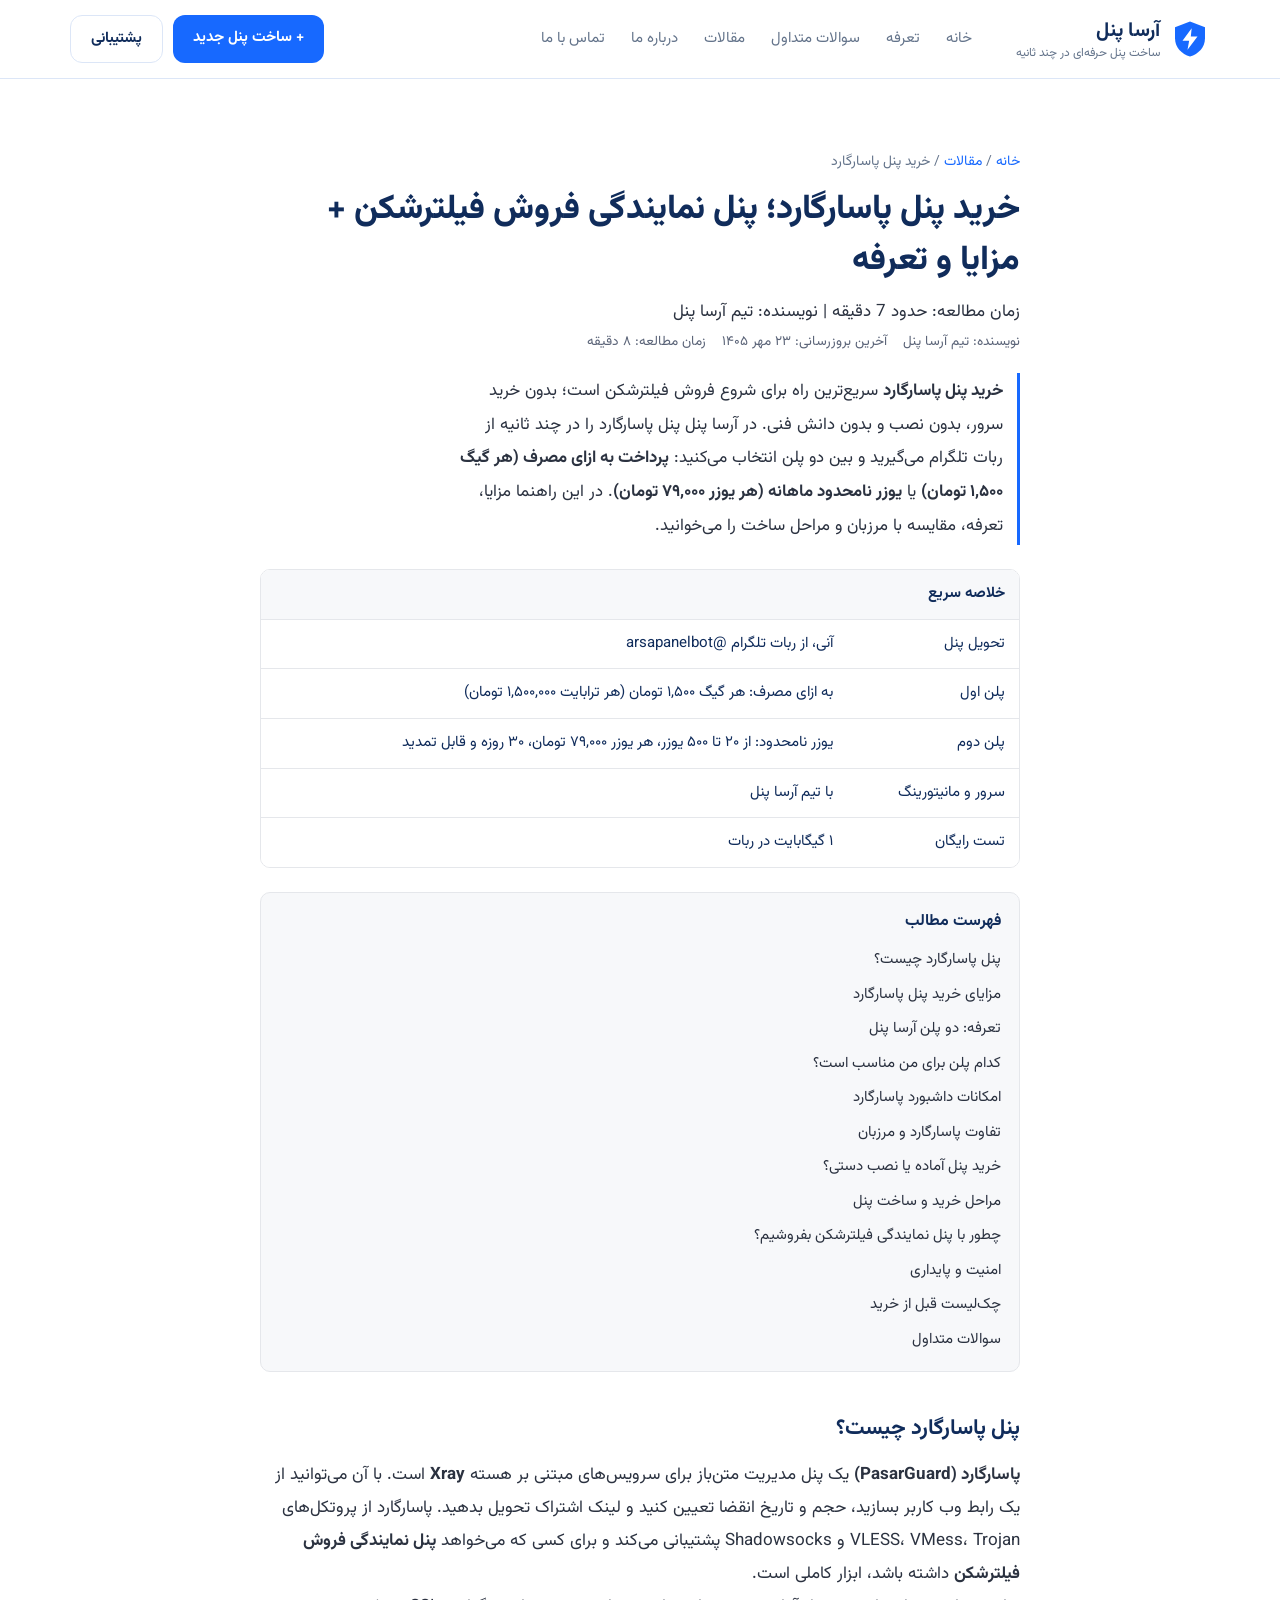
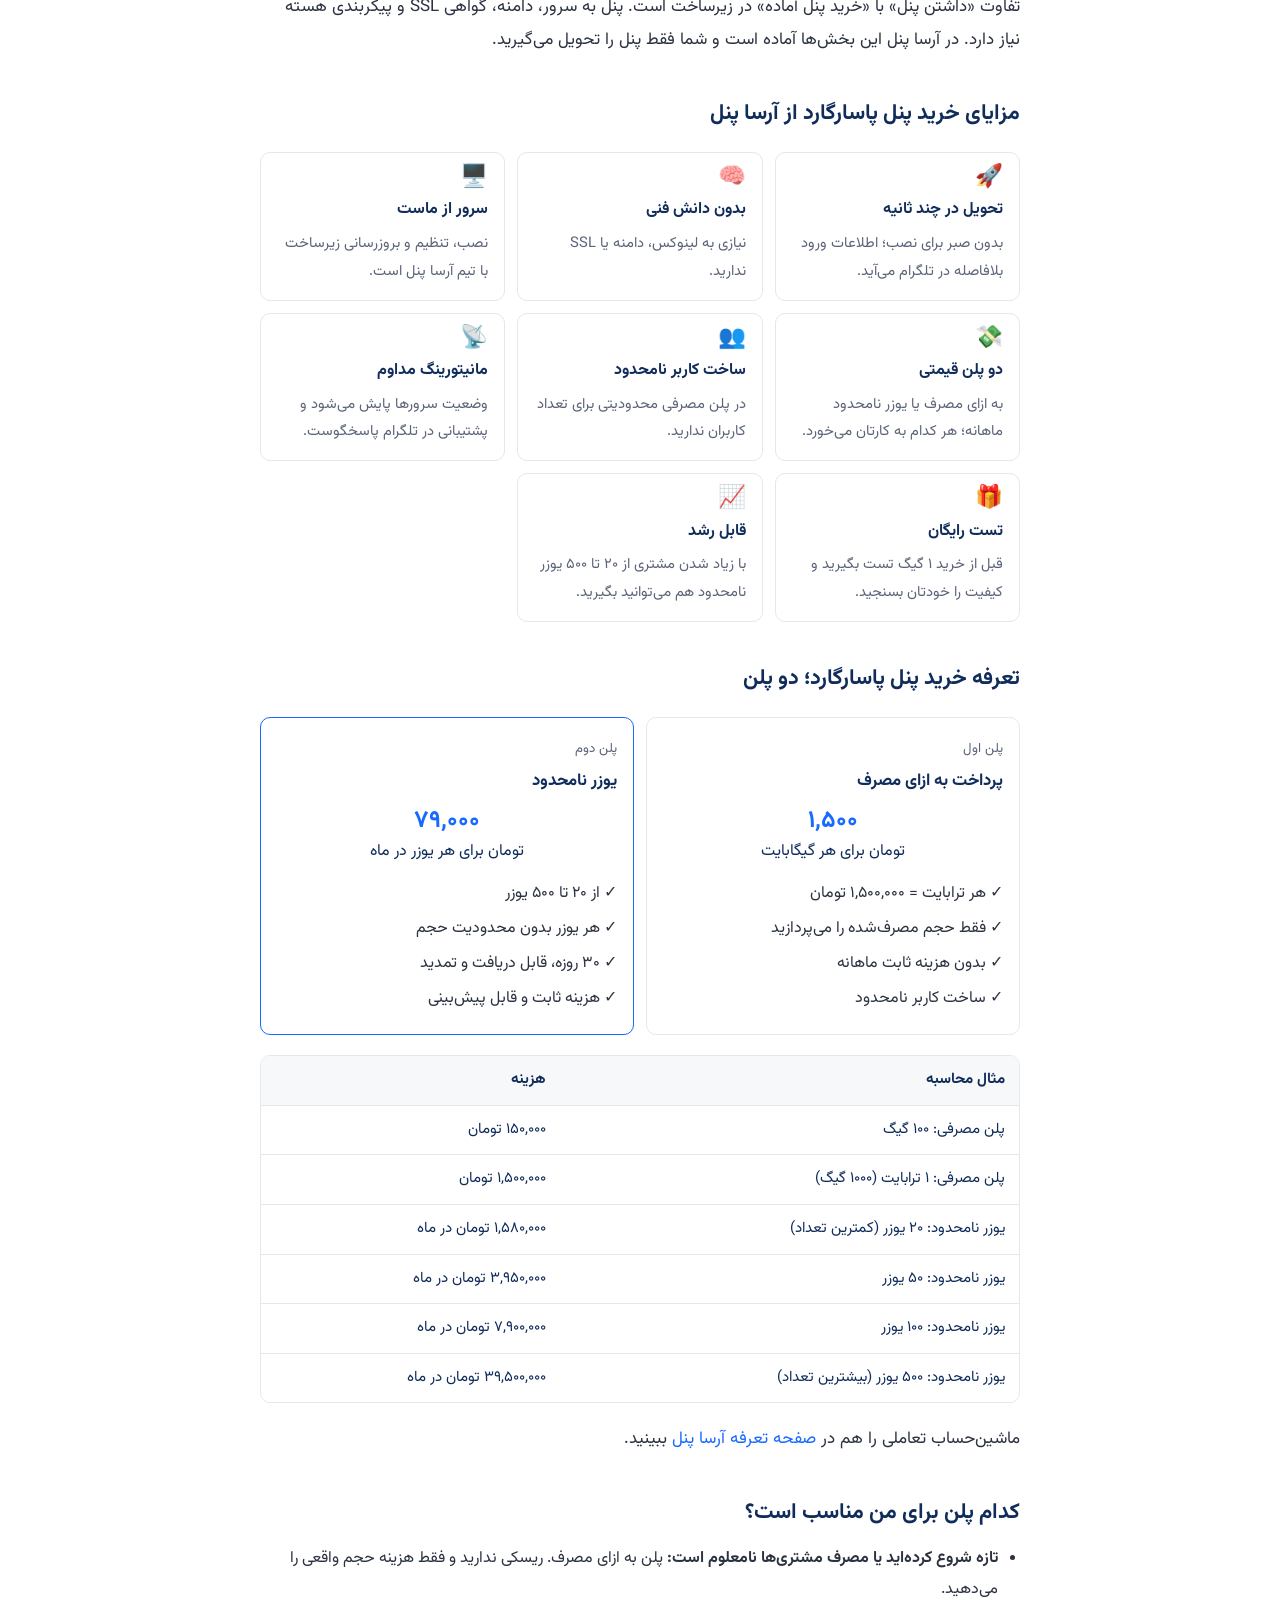
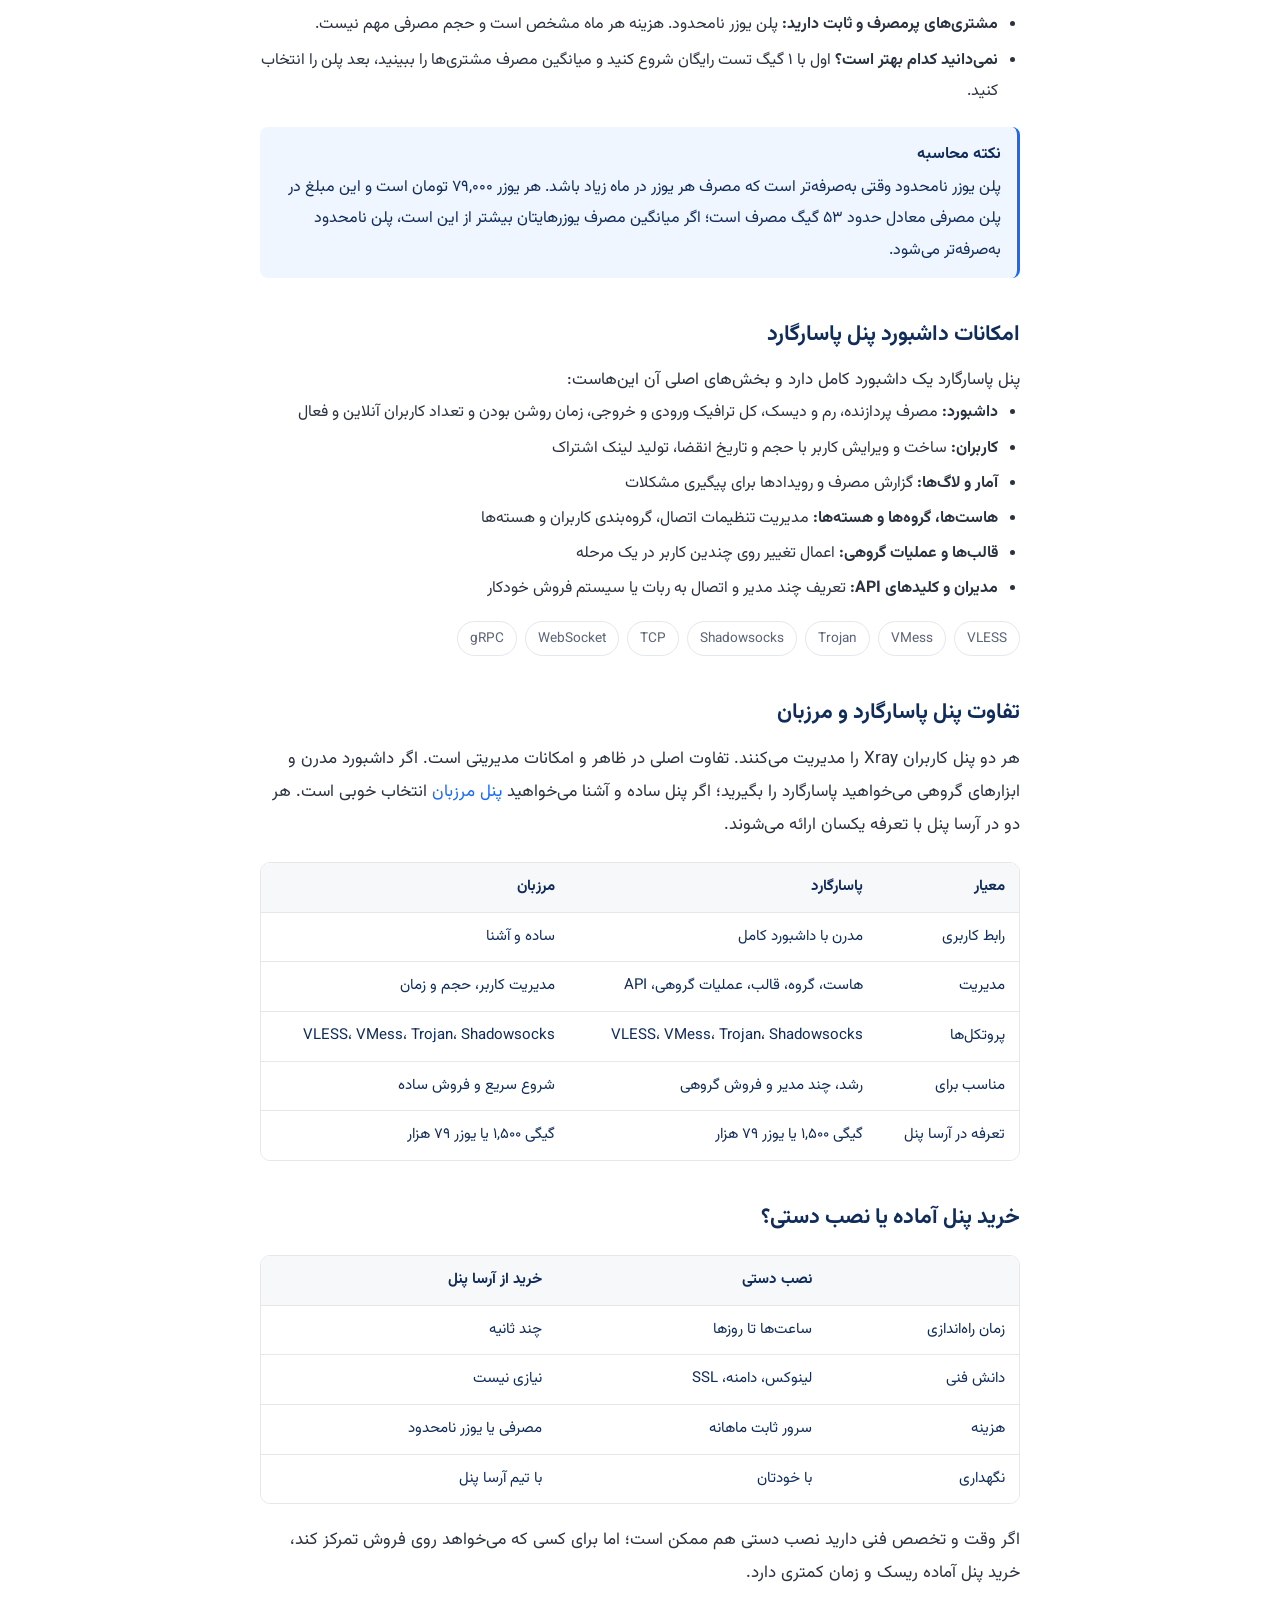
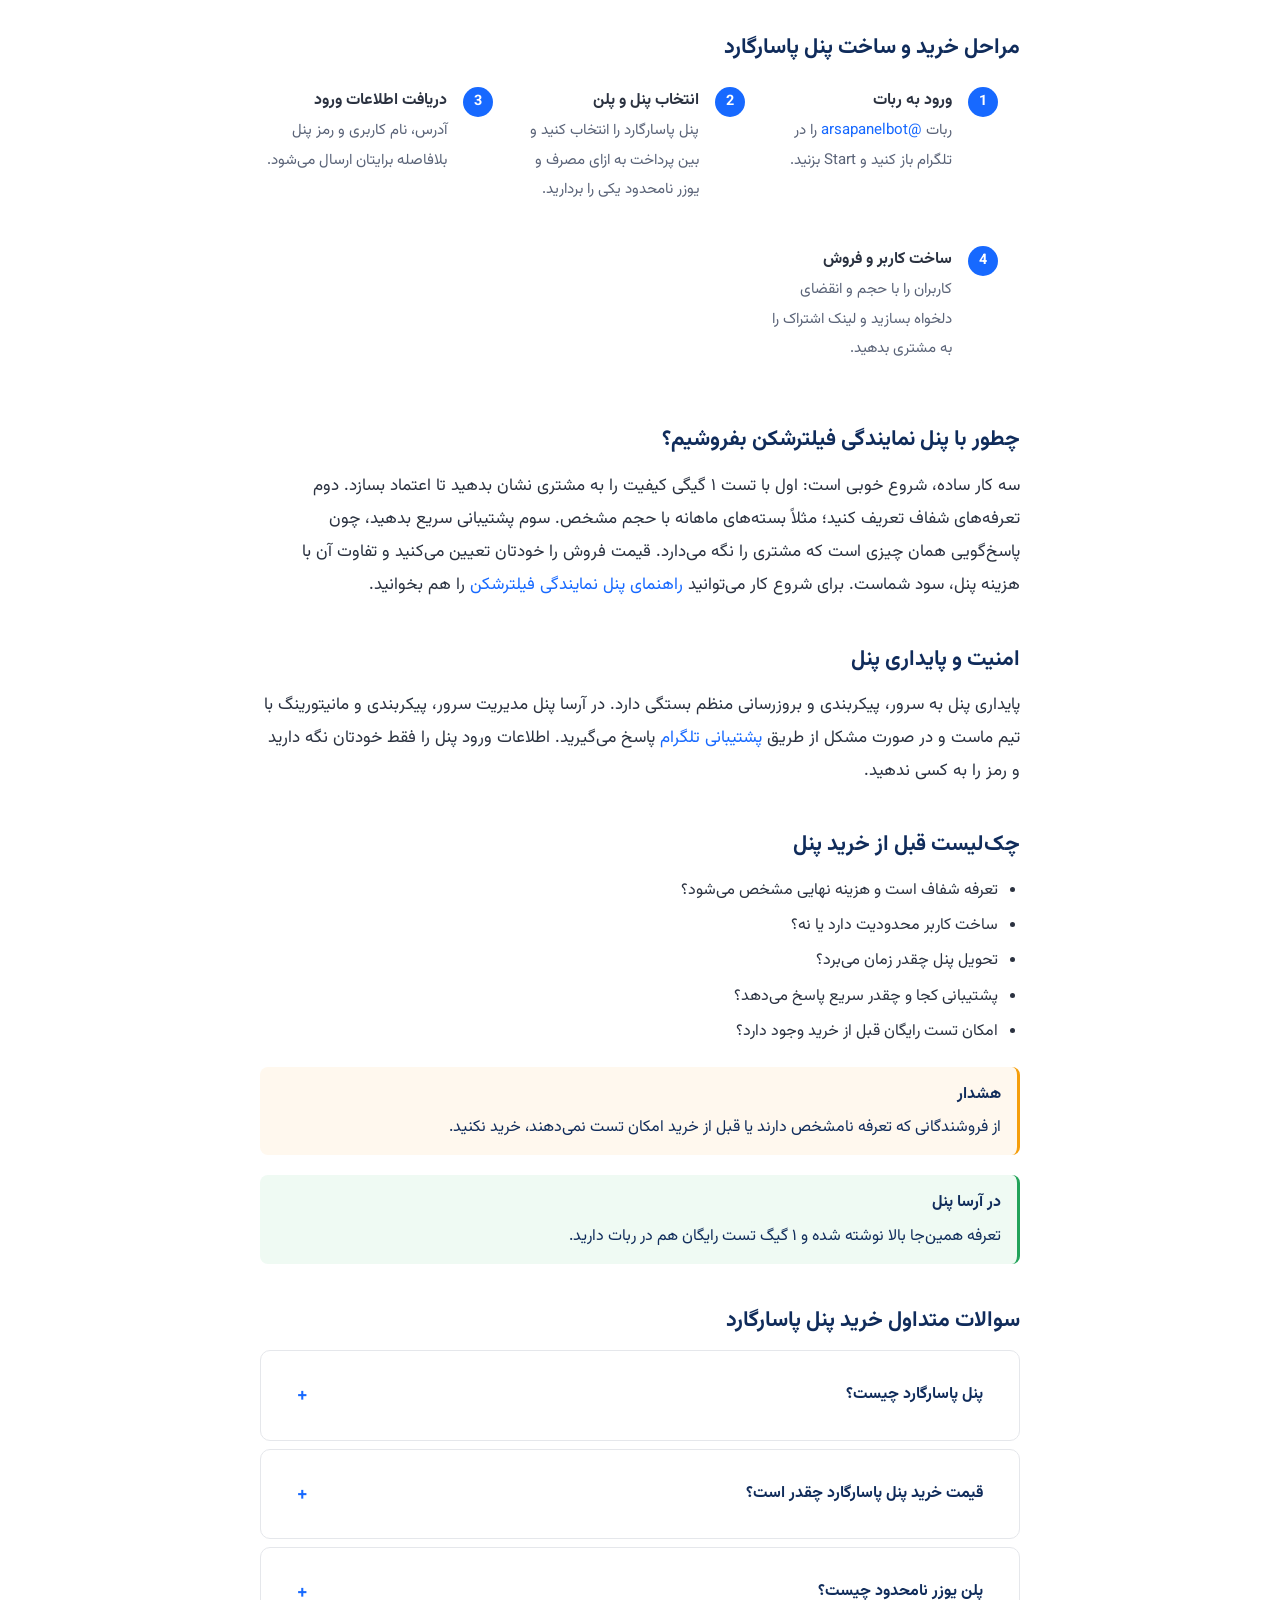
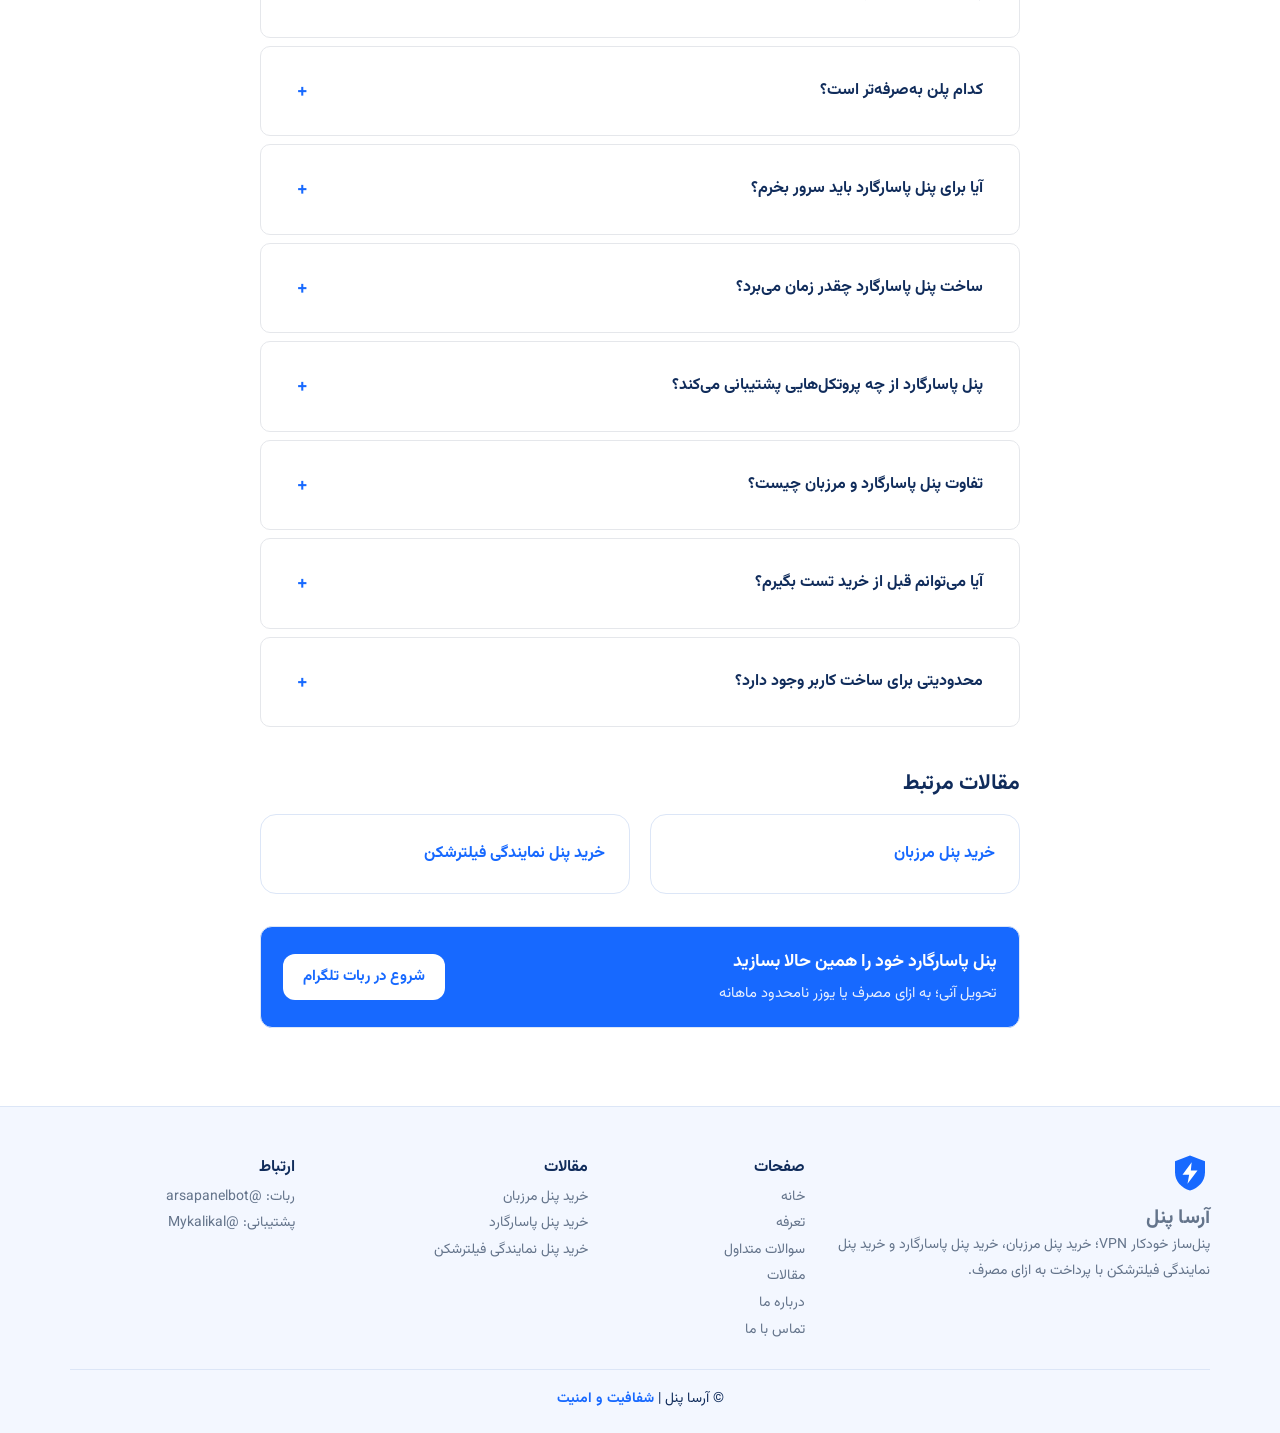
<file: buy-pasargad-panel.html>
<!DOCTYPE html>
<html lang="fa" dir="rtl">
<head>
<meta charset="utf-8">
<meta name="viewport" content="width=device-width,initial-scale=1">
<title>خرید پنل پاسارگارد | پنل نمایندگی فروش فیلترشکن + مزایا</title>
<meta name="description" content="خرید پنل پاسارگارد برای فروش فیلترشکن: ساخت آنی با ربات تلگرام، دو پلن (گیگی ۱,۵۰۰ تومان یا یوزر نامحدود ۷۹ هزار تومان)، مزایا، مقایسه با مرزبان و ۱ گیگ تست رایگان.">
<link rel="canonical" href="https://matinmok.github.io/arsapanel/buy-pasargad-panel.html">
<meta name="robots" content="index,follow,max-image-preview:large">
<meta name="theme-color" content="#1769FF">

<meta property="og:type" content="article">
<meta property="og:locale" content="fa_IR">
<meta property="og:site_name" content="آرسا پنل">
<meta property="og:title" content="خرید پنل پاسارگارد | پنل نمایندگی فروش فیلترشکن + مزایا">
<meta property="og:description" content="پنل پاسارگارد را در چند ثانیه از ربات تلگرام بسازید. دو پلن: به ازای مصرف یا یوزر نامحدود ماهانه. ۱ گیگ تست رایگان.">
<meta property="og:url" content="https://matinmok.github.io/arsapanel/buy-pasargad-panel.html">
<meta property="article:published_time" content="2026-10-14T00:00:00+03:30">
<meta property="article:modified_time" content="2026-10-15T00:00:00+03:30">
<meta property="article:section" content="راهنمای خرید">
<meta name="twitter:card" content="summary">

<link rel="icon" href="favicon.svg" type="image/svg+xml">
<link rel="preconnect" href="https://fonts.googleapis.com">
<link rel="preconnect" href="https://fonts.gstatic.com" crossorigin>
<link rel="stylesheet" href="https://fonts.googleapis.com/css2?family=Vazirmatn:wght@400;500;700;800&display=swap">
<link rel="stylesheet" href="style.css">
<style>
/* article.css — قالب مینیمال مقالات آرسا پنل (بعد از style.css لود می‌شود) */
html{scroll-padding-top:84px}
.art{--line:#e5e7eb;--soft:#f7f8fa;--brand:#1769ff;--text:#2b3240;--muted:#5b6478}

/* تیتر و متن */
.art h1.h1{line-height:1.5;margin:8px 0 10px}
.art h2{margin:40px 0 12px;font-size:1.35rem;line-height:1.6}
.art h3{margin:22px 0 8px;font-size:1.05rem}
.art p,.art li{line-height:1.95;color:var(--text)}
.art ul,.art ol{padding-right:22px}
.art li{margin-bottom:4px}
.art p a,.art li a,.art td a{color:var(--brand)}
.art .meta{display:flex;flex-wrap:wrap;gap:4px 16px;margin:0 0 18px;color:var(--muted);font-size:.85rem}
.art .lead{margin:16px 0 24px;padding:2px 14px 2px 0;border-right:3px solid var(--brand);font-size:1.05rem;line-height:2}

/* فهرست مطالب */
.toc{margin:24px 0;padding:14px 18px;background:var(--soft);border:1px solid var(--line);border-radius:10px}
.toc b{display:block;margin-bottom:6px}
.toc a{display:block;padding:3px 0;color:var(--text);text-decoration:none}
.toc a:hover{color:var(--brand)}

/* کارت‌ها */
.cards{display:grid;grid-template-columns:repeat(auto-fit,minmax(220px,1fr));gap:12px;margin:20px 0}
.mini{padding:14px 16px;border:1px solid var(--line);border-radius:10px;background:#fff}
.mini .ic{font-size:1.4rem;line-height:1;margin-bottom:6px}
.mini h3{margin:0 0 4px;font-size:1rem}
.mini p{margin:0;font-size:.92rem;color:var(--muted);line-height:1.9}

/* نکته‌ها */
.note{margin:20px 0;padding:12px 16px;border-radius:8px;border-right:3px solid;line-height:1.95}
.note b{display:block;margin-bottom:2px}
.note.info{background:#f0f6ff;border-color:#1769ff}
.note.warn{background:#fff8ee;border-color:#f59e0b}
.note.ok{background:#effaf3;border-color:#22a35a}

/* جدول‌ها */
.tbl-wrap{margin:20px 0;overflow-x:auto;border:1px solid var(--line);border-radius:10px}
table.cmp,table.profit{width:100%;min-width:480px;border-collapse:collapse}
.cmp th,.cmp td,.profit th,.profit td{padding:10px 14px;text-align:right;border-bottom:1px solid var(--line);font-size:.94rem}
.cmp thead th,.profit thead th{background:var(--soft);font-weight:700}
.cmp tbody tr:last-child td,.profit tbody tr:last-child td{border-bottom:0}
.profit td.num{direction:ltr;text-align:center;font-weight:700}

/* مراحل */
.steps{counter-reset:st;list-style:none;margin:20px 0;padding:0}
.steps li{counter-increment:st;position:relative;padding:0 46px 16px 0}
.steps li::before{content:counter(st);position:absolute;right:0;top:2px;width:30px;height:30px;border-radius:50%;background:var(--brand);color:#fff;display:flex;align-items:center;justify-content:center;font-size:.9rem;font-weight:700}
.steps li b{display:block}
.steps li p{margin:0;color:var(--muted);font-size:.94rem}

/* تگ‌ها */
.tags{display:flex;flex-wrap:wrap;gap:8px;margin:16px 0}
.tag{padding:4px 12px;border:1px solid var(--line);border-radius:999px;font-size:.85rem;color:var(--muted)}

/* پلن‌ها (پاسارگارد) */
.plans{display:grid;grid-template-columns:1fr 1fr;gap:12px;margin:20px 0}
.plan{padding:16px;border:1px solid var(--line);border-radius:10px}
.plan.f{border-color:var(--brand)}
.plan small{color:var(--muted)}
.plan h3{margin:2px 0 8px}
.plan .pr b{font-size:1.5rem;color:var(--brand)}
.plan ul{margin:10px 0 0;padding:0;list-style:none}
@media(max-width:700px){.plans{grid-template-columns:1fr}}

/* سوالات متداول */
.faq details{margin-bottom:8px;border:1px solid var(--line);border-radius:10px;background:#fff}
.faq summary{display:flex;justify-content:space-between;align-items:center;gap:12px;padding:12px 16px;font-weight:700;cursor:pointer;list-style:none}
.faq summary::-webkit-details-marker{display:none}
.faq summary::after{content:'+';color:var(--brand);font-size:1.2rem}
.faq details[open] summary::after{content:'−'}
.faq details p{margin:0;padding:0 16px 14px;color:var(--muted)}

/* بنر پایانی */
.banner{display:flex;flex-wrap:wrap;gap:12px;justify-content:space-between;align-items:center;margin:32px 0 8px;padding:18px 22px;background:var(--brand);color:#fff;border-radius:12px}
.banner b{font-size:1.1rem}
.banner p{margin:2px 0 0;color:#fff;opacity:.9;font-size:.92rem}
.art .banner .btn-p{background:#fff;color:var(--brand)}
</style>

<script type="application/ld+json">
{
  "@context": "https://schema.org",
  "@type": "Article",
  "headline": "خرید پنل پاسارگارد؛ پنل نمایندگی فروش فیلترشکن + مزایا و تعرفه",
  "description": "خرید پنل پاسارگارد برای فروش فیلترشکن: ساخت آنی با ربات تلگرام، دو پلن (گیگی ۱,۵۰۰ تومان یا یوزر نامحدود ۷۹ هزار تومان)، مزایا، مقایسه با مرزبان و ۱ گیگ تست رایگان.",
  "inLanguage": "fa",
  "mainEntityOfPage": "https://matinmok.github.io/arsapanel/buy-pasargad-panel.html",
  "datePublished": "2026-10-14",
  "dateModified": "2026-10-15",
  "author": {
    "@type": "Organization",
    "name": "آرسا پنل",
    "url": "https://matinmok.github.io/arsapanel/"
  },
  "publisher": {
    "@type": "Organization",
    "name": "آرسا پنل",
    "logo": {
      "@type": "ImageObject",
      "url": "https://matinmok.github.io/arsapanel/favicon.svg"
    }
  }
}
</script>
<script type="application/ld+json">
{
  "@context": "https://schema.org",
  "@type": "BreadcrumbList",
  "itemListElement": [
    {
      "@type": "ListItem",
      "position": 1,
      "name": "خانه",
      "item": "https://matinmok.github.io/arsapanel/"
    },
    {
      "@type": "ListItem",
      "position": 2,
      "name": "مقالات",
      "item": "https://matinmok.github.io/arsapanel/articles.html"
    },
    {
      "@type": "ListItem",
      "position": 3,
      "name": "خرید پنل پاسارگارد",
      "item": "https://matinmok.github.io/arsapanel/buy-pasargad-panel.html"
    }
  ]
}
</script>
</head>
<body>

<header class="hd">
<div class="wrap hd-in"><a class="logo" href="index.html"><svg viewBox="0 0 48 48" width="40" height="40" aria-hidden="true"><path d="M24 3 6 10v13c0 11 8 19 18 22 10-3 18-11 18-22V10z" fill="#1769FF"/><path d="M26 11 15 26h8l-2 11 12-16h-8z" fill="#fff"/></svg><span><b>آرسا پنل</b><small>ساخت پنل حرفه‌ای در چند ثانیه</small></span></a> <button class="burger" aria-label="منو" aria-expanded="false">☰</button>
<nav class="nav" aria-label="منوی اصلی"><a href="index.html">خانه</a><a href="index.html#pricing">تعرفه</a><a href="index.html#faq">سوالات متداول</a><a href="articles.html">مقالات</a><a href="about.html">درباره ما</a><a href="contact.html">تماس با ما</a></nav> <div class="hd-act"><a class="btn btn-p" href="https://t.me/arsapanelbot" rel="noopener" target="_blank">+ ساخت پنل جدید</a><a class="btn btn-o" href="https://t.me/Mykalikal" rel="noopener" target="_blank">پشتیبانی</a></div></div></header>
 
<main>
<article class="sec">
<div class="wrap narrow art"> 
<nav class="bc" aria-label="مسیر صفحه"><a href="index.html">خانه</a> / <a href="articles.html">مقالات</a> / <span>خرید پنل پاسارگارد</span></nav> <h1 class="h1">خرید پنل پاسارگارد؛ پنل نمایندگی فروش فیلترشکن + مزایا و تعرفه</h1> <p class="meta"><span>نویسنده: تیم آرسا پنل</span><span>آخرین بروزرسانی: <time datetime="2026-10-15">۲۳ مهر ۱۴۰۵</time></span><span>زمان مطالعه: ۸ دقیقه</span></p>
  <p class="lead"><b>خرید پنل پاسارگارد</b> سریع‌ترین راه برای شروع فروش فیلترشکن است؛ بدون خرید سرور، بدون نصب و بدون دانش فنی. در آرسا پنل پنل پاسارگارد را در چند ثانیه از ربات تلگرام می‌گیرید و بین دو پلن انتخاب می‌کنید: <b>پرداخت به ازای مصرف (هر گیگ ۱,۵۰۰ تومان)</b> یا <b>یوزر نامحدود ماهانه (هر یوزر ۷۹,۰۰۰ تومان)</b>. در این راهنما مزایا، تعرفه، مقایسه با مرزبان و مراحل ساخت را می‌خوانید.</p>
 
<div class="tbl-wrap">
<table class="cmp"><thead><tr><th colspan="2">خلاصه سریع</th></tr></thead><tbody> <tr><td>تحویل پنل</td><td>آنی، از ربات تلگرام @arsapanelbot</td></tr> <tr><td>پلن اول</td><td>به ازای مصرف: هر گیگ ۱,۵۰۰ تومان (هر ترابایت ۱,۵۰۰,۰۰۰ تومان)</td></tr> <tr><td>پلن دوم</td><td>یوزر نامحدود: از ۲۰ تا ۵۰۰ یوزر، هر یوزر ۷۹,۰۰۰ تومان، ۳۰ روزه و قابل تمدید</td></tr> <tr><td>سرور و مانیتورینگ</td><td>با تیم آرسا پنل</td></tr> <tr><td>تست رایگان</td><td>۱ گیگابایت در ربات</td></tr></tbody></table>
</div> 
<nav class="toc" aria-label="فهرست مطالب"><b>فهرست مطالب</b> <a href="#s0">پنل پاسارگارد چیست؟</a><a href="#s1">مزایای خرید پنل پاسارگارد</a><a href="#s2">تعرفه: دو پلن آرسا پنل</a><a href="#s3">کدام پلن برای من مناسب است؟</a><a href="#s4">امکانات داشبورد پاسارگارد</a><a href="#s5">تفاوت پاسارگارد و مرزبان</a><a href="#s6">خرید پنل آماده یا نصب دستی؟</a><a href="#s7">مراحل خرید و ساخت پنل</a><a href="#s8">چطور با پنل نمایندگی فیلترشکن بفروشیم؟</a><a href="#s9">امنیت و پایداری</a><a href="#s10">چک‌لیست قبل از خرید</a><a href="#s11">سوالات متداول</a></nav> 
<h2 id="s0">پنل پاسارگارد چیست؟</h2> <p><b>پاسارگارد (PasarGuard)</b> یک پنل مدیریت متن‌باز برای سرویس‌های مبتنی بر هسته <b>Xray</b> است. با آن می‌توانید از یک رابط وب کاربر بسازید، حجم و تاریخ انقضا تعیین کنید و لینک اشتراک تحویل بدهید. پاسارگارد از پروتکل‌های VLESS، VMess، Trojan و Shadowsocks پشتیبانی می‌کند و برای کسی که می‌خواهد <b>پنل نمایندگی فروش فیلترشکن</b> داشته باشد، ابزار کاملی است.</p>
 <p>تفاوت «داشتن پنل» با «خرید پنل آماده» در زیرساخت است. پنل به سرور، دامنه، گواهی SSL و پیکربندی هسته نیاز دارد. در آرسا پنل این بخش‌ها آماده است و شما فقط پنل را تحویل می‌گیرید.</p>
 
<h2 id="s1">مزایای خرید پنل پاسارگارد از آرسا پنل</h2> 
<div class="cards"> <div class="mini"><div class="ic">🚀</div>
<h3>تحویل در چند ثانیه</h3><p>بدون صبر برای نصب؛ اطلاعات ورود بلافاصله در تلگرام می‌آید.</p>
</div> <div class="mini"><div class="ic">🧠</div>
<h3>بدون دانش فنی</h3><p>نیازی به لینوکس، دامنه یا SSL ندارید.</p>
</div> <div class="mini"><div class="ic">🖥️</div>
<h3>سرور از ماست</h3><p>نصب، تنظیم و بروزرسانی زیرساخت با تیم آرسا پنل است.</p>
</div> <div class="mini"><div class="ic">💸</div>
<h3>دو پلن قیمتی</h3><p>به ازای مصرف یا یوزر نامحدود ماهانه؛ هر کدام به کارتان می‌خورد.</p>
</div> <div class="mini"><div class="ic">👥</div>
<h3>ساخت کاربر نامحدود</h3><p>در پلن مصرفی محدودیتی برای تعداد کاربران ندارید.</p>
</div> <div class="mini"><div class="ic">📡</div>
<h3>مانیتورینگ مداوم</h3><p>وضعیت سرورها پایش می‌شود و پشتیبانی در تلگرام پاسخگوست.</p>
</div> <div class="mini"><div class="ic">🎁</div>
<h3>تست رایگان</h3><p>قبل از خرید ۱ گیگ تست بگیرید و کیفیت را خودتان بسنجید.</p>
</div> <div class="mini"><div class="ic">📈</div>
<h3>قابل رشد</h3><p>با زیاد شدن مشتری از ۲۰ تا ۵۰۰ یوزر نامحدود هم می‌توانید بگیرید.</p>
</div></div> 
<h2 id="s2">تعرفه خرید پنل پاسارگارد؛ دو پلن</h2> 
<div class="plans"><div class="plan"><small>پلن اول</small>
<h3>پرداخت به ازای مصرف</h3><div class="pr"><b>۱,۵۰۰</b> تومان برای هر گیگابایت</div>
<ul><li>✓ هر ترابایت = ۱,۵۰۰,۰۰۰ تومان</li><li>✓ فقط حجم مصرف‌شده را می‌پردازید</li><li>✓ بدون هزینه ثابت ماهانه</li><li>✓ ساخت کاربر نامحدود</li></ul>
</div> <div class="plan f"><small>پلن دوم</small>
<h3>یوزر نامحدود</h3><div class="pr"><b>۷۹,۰۰۰</b> تومان برای هر یوزر در ماه</div>
<ul><li>✓ از ۲۰ تا ۵۰۰ یوزر</li><li>✓ هر یوزر بدون محدودیت حجم</li><li>✓ ۳۰ روزه، قابل دریافت و تمدید</li><li>✓ هزینه ثابت و قابل پیش‌بینی</li></ul>
</div></div> 
<div class="tbl-wrap">
<table class="cmp"><thead><tr><th>مثال محاسبه</th><th>هزینه</th></tr></thead><tbody> <tr><td>پلن مصرفی: ۱۰۰ گیگ</td><td>۱۵۰,۰۰۰ تومان</td></tr><tr><td>پلن مصرفی: ۱ ترابایت (۱۰۰۰ گیگ)</td><td>۱,۵۰۰,۰۰۰ تومان</td></tr> <tr><td>یوزر نامحدود: ۲۰ یوزر (کمترین تعداد)</td><td>۱,۵۸۰,۰۰۰ تومان در ماه</td></tr><tr><td>یوزر نامحدود: ۵۰ یوزر</td><td>۳,۹۵۰,۰۰۰ تومان در ماه</td></tr> <tr><td>یوزر نامحدود: ۱۰۰ یوزر</td><td>۷,۹۰۰,۰۰۰ تومان در ماه</td></tr><tr><td>یوزر نامحدود: ۵۰۰ یوزر (بیشترین تعداد)</td><td>۳۹,۵۰۰,۰۰۰ تومان در ماه</td></tr></tbody></table>
</div> <p>ماشین‌حساب تعاملی را هم در <a href="index.html#pricing">صفحه تعرفه آرسا پنل</a> ببینید.</p>
 
<h2 id="s3">کدام پلن برای من مناسب است؟</h2> 
<ul><li><b>تازه شروع کرده‌اید یا مصرف مشتری‌ها نامعلوم است:</b> پلن به ازای مصرف. ریسکی ندارید و فقط هزینه حجم واقعی را می‌دهید.</li> <li><b>مشتری‌های پرمصرف و ثابت دارید:</b> پلن یوزر نامحدود. هزینه هر ماه مشخص است و حجم مصرفی مهم نیست.</li> <li><b>نمی‌دانید کدام بهتر است؟</b> اول با ۱ گیگ تست رایگان شروع کنید و میانگین مصرف مشتری‌ها را ببینید، بعد پلن را انتخاب کنید.</li></ul>
 
<div class="note info"><b>نکته محاسبه</b>پلن یوزر نامحدود وقتی به‌صرفه‌تر است که مصرف هر یوزر در ماه زیاد باشد. هر یوزر ۷۹,۰۰۰ تومان است و این مبلغ در پلن مصرفی معادل حدود ۵۳ گیگ مصرف است؛ اگر میانگین مصرف یوزرهایتان بیشتر از این است، پلن نامحدود به‌صرفه‌تر می‌شود.</div> 
<h2 id="s4">امکانات داشبورد پنل پاسارگارد</h2> <p>پنل پاسارگارد یک داشبورد کامل دارد و بخش‌های اصلی آن این‌هاست:</p>
 
<ul><li><b>داشبورد:</b> مصرف پردازنده، رم و دیسک، کل ترافیک ورودی و خروجی، زمان روشن بودن و تعداد کاربران آنلاین و فعال</li><li><b>کاربران:</b> ساخت و ویرایش کاربر با حجم و تاریخ انقضا، تولید لینک اشتراک</li><li><b>آمار و لاگ‌ها:</b> گزارش مصرف و رویدادها برای پیگیری مشکلات</li><li><b>هاست‌ها، گروه‌ها و هسته‌ها:</b> مدیریت تنظیمات اتصال، گروه‌بندی کاربران و هسته‌ها</li><li><b>قالب‌ها و عملیات گروهی:</b> اعمال تغییر روی چندین کاربر در یک مرحله</li><li><b>مدیران و کلیدهای API:</b> تعریف چند مدیر و اتصال به ربات یا سیستم فروش خودکار</li></ul>
 
<div class="tags"><span class="tag">VLESS</span><span class="tag">VMess</span><span class="tag">Trojan</span><span class="tag">Shadowsocks</span><span class="tag">TCP</span><span class="tag">WebSocket</span><span class="tag">gRPC</span></div> 
<h2 id="s5">تفاوت پنل پاسارگارد و مرزبان</h2> <p>هر دو پنل کاربران Xray را مدیریت می‌کنند. تفاوت اصلی در ظاهر و امکانات مدیریتی است. اگر داشبورد مدرن و ابزارهای گروهی می‌خواهید پاسارگارد را بگیرید؛ اگر پنل ساده و آشنا می‌خواهید <a href="buy-marzban-panel.html">پنل مرزبان</a> انتخاب خوبی است. هر دو در آرسا پنل با تعرفه یکسان ارائه می‌شوند.</p>
 
<div class="tbl-wrap">
<table class="cmp"><thead><tr><th>معیار</th><th>پاسارگارد</th><th>مرزبان</th></tr></thead><tbody> <tr><td>رابط کاربری</td><td>مدرن با داشبورد کامل</td><td>ساده و آشنا</td></tr><tr><td>مدیریت</td><td>هاست، گروه، قالب، عملیات گروهی، API</td><td>مدیریت کاربر، حجم و زمان</td></tr> <tr><td>پروتکل‌ها</td><td>VLESS، VMess، Trojan، Shadowsocks</td><td>VLESS، VMess، Trojan، Shadowsocks</td></tr><tr><td>مناسب برای</td><td>رشد، چند مدیر و فروش گروهی</td><td>شروع سریع و فروش ساده</td></tr> <tr><td>تعرفه در آرسا پنل</td><td>گیگی ۱,۵۰۰ یا یوزر ۷۹ هزار</td><td>گیگی ۱,۵۰۰ یا یوزر ۷۹ هزار</td></tr></tbody></table>
</div> 
<h2 id="s6">خرید پنل آماده یا نصب دستی؟</h2> 
<div class="tbl-wrap">
<table class="cmp"><thead><tr><th></th><th>نصب دستی</th><th>خرید از آرسا پنل</th></tr></thead><tbody> <tr><td>زمان راه‌اندازی</td><td>ساعت‌ها تا روزها</td><td>چند ثانیه</td></tr><tr><td>دانش فنی</td><td>لینوکس، دامنه، SSL</td><td>نیازی نیست</td></tr> <tr><td>هزینه</td><td>سرور ثابت ماهانه</td><td>مصرفی یا یوزر نامحدود</td></tr><tr><td>نگهداری</td><td>با خودتان</td><td>با تیم آرسا پنل</td></tr></tbody></table>
</div> <p>اگر وقت و تخصص فنی دارید نصب دستی هم ممکن است؛ اما برای کسی که می‌خواهد روی فروش تمرکز کند، خرید پنل آماده ریسک و زمان کمتری دارد.</p>
 
<h2 id="s7">مراحل خرید و ساخت پنل پاسارگارد</h2> 
<ol class="steps"><li><b>ورود به ربات</b><p>ربات <a href="https://t.me/arsapanelbot" target="_blank" rel="noopener">@arsapanelbot</a> را در تلگرام باز کنید و Start بزنید.</p>
</li> <li><b>انتخاب پنل و پلن</b><p>پنل پاسارگارد را انتخاب کنید و بین پرداخت به ازای مصرف و یوزر نامحدود یکی را بردارید.</p>
</li> <li><b>دریافت اطلاعات ورود</b><p>آدرس، نام کاربری و رمز پنل بلافاصله برایتان ارسال می‌شود.</p>
</li> <li><b>ساخت کاربر و فروش</b><p>کاربران را با حجم و انقضای دلخواه بسازید و لینک اشتراک را به مشتری بدهید.</p>
</li></ol>
 
<h2 id="s8">چطور با پنل نمایندگی فیلترشکن بفروشیم؟</h2> <p>سه کار ساده، شروع خوبی است: اول با تست ۱ گیگی کیفیت را به مشتری نشان بدهید تا اعتماد بسازد. دوم تعرفه‌های شفاف تعریف کنید؛ مثلاً بسته‌های ماهانه با حجم مشخص. سوم پشتیبانی سریع بدهید، چون پاسخ‌گویی همان چیزی است که مشتری را نگه می‌دارد. قیمت فروش را خودتان تعیین می‌کنید و تفاوت آن با هزینه پنل، سود شماست. برای شروع کار می‌توانید <a href="reseller-vpn-panel.html">راهنمای پنل نمایندگی فیلترشکن</a> را هم بخوانید.</p>
 
<h2 id="s9">امنیت و پایداری پنل</h2> <p>پایداری پنل به سرور، پیکربندی و بروزرسانی منظم بستگی دارد. در آرسا پنل مدیریت سرور، پیکربندی و مانیتورینگ با تیم ماست و در صورت مشکل از طریق <a href="https://t.me/Mykalikal" target="_blank" rel="noopener">پشتیبانی تلگرام</a> پاسخ می‌گیرید. اطلاعات ورود پنل را فقط خودتان نگه دارید و رمز را به کسی ندهید.</p>
 
<h2 id="s10">چک‌لیست قبل از خرید پنل</h2> 
<ul><li>تعرفه شفاف است و هزینه نهایی مشخص می‌شود؟</li><li>ساخت کاربر محدودیت دارد یا نه؟</li><li>تحویل پنل چقدر زمان می‌برد؟</li><li>پشتیبانی کجا و چقدر سریع پاسخ می‌دهد؟</li><li>امکان تست رایگان قبل از خرید وجود دارد؟</li></ul>
 
<div class="note warn"><b>هشدار</b>از فروشندگانی که تعرفه نامشخص دارند یا قبل از خرید امکان تست نمی‌دهند، خرید نکنید.</div> 
<div class="note ok"><b>در آرسا پنل</b>تعرفه همین‌جا بالا نوشته شده و ۱ گیگ تست رایگان هم در ربات دارید.</div> 
<h2 id="s11">سوالات متداول خرید پنل پاسارگارد</h2> 
<div class="faq"> 
<details><summary>پنل پاسارگارد چیست؟</summary><p>پاسارگارد (PasarGuard) یک پنل مدیریت متن‌باز برای سرویس‌های مبتنی بر هسته Xray است که ساخت کاربر، تعیین حجم و زمان و تحویل لینک اشتراک را در یک رابط وب ممکن می‌کند.</p>
</details>
 
<details><summary>قیمت خرید پنل پاسارگارد چقدر است؟</summary><p>دو پلن دارید: پرداخت به ازای مصرف با هر گیگابایت ۱,۵۰۰ تومان (هر ترابایت ۱,۵۰۰,۰۰۰ تومان) و پلن یوزر نامحدود با هر یوزر ۷۹,۰۰۰ تومان در ماه.</p>
</details>
 
<details><summary>پلن یوزر نامحدود چیست؟</summary><p>پنلی از ۲۰ تا ۵۰۰ یوزر که هر یوزر آن بدون محدودیت حجم است، ماهانه ۳۰ روزه دریافت و هر ماه قابل تمدید است.</p>
</details>
 
<details><summary>کدام پلن به‌صرفه‌تر است؟</summary><p>اگر مصرف مشتری‌ها کم یا نامعلوم است پلن به ازای مصرف مناسب‌تر است. اگر مشتری‌های پرمصرف دارید و هزینه ثابت می‌خواهید، پلن یوزر نامحدود بهتر است.</p>
</details>
 
<details><summary>آیا برای پنل پاسارگارد باید سرور بخرم؟</summary><p>خیر. سرور، دامنه، SSL و پیکربندی هسته بر عهده تیم آرسا پنل است و شما فقط پنل را از ربات می‌سازید.</p>
</details>
 
<details><summary>ساخت پنل پاسارگارد چقدر زمان می‌برد؟</summary><p>ساخت از طریق ربات تلگرام آرسا پنل انجام می‌شود و معمولاً در چند ثانیه آماده می‌شود.</p>
</details>
 
<details><summary>پنل پاسارگارد از چه پروتکل‌هایی پشتیبانی می‌کند؟</summary><p>پروتکل‌های VLESS، VMess، Trojan و Shadowsocks روی بسترهای TCP، WebSocket و gRPC.</p>
</details>
 
<details><summary>تفاوت پنل پاسارگارد و مرزبان چیست؟</summary><p>هر دو برای مدیریت کاربران Xray ساخته شده‌اند. پاسارگارد داشبورد مدرن با هاست، گروه، قالب و کلید API دارد و مرزبان ساده و شناخته‌شده است. هر دو در آرسا پنل با همین تعرفه‌ها ارائه می‌شوند.</p>
</details>
 
<details><summary>آیا می‌توانم قبل از خرید تست بگیرم؟</summary><p>بله، در ربات تلگرام ۱ گیگابایت تست رایگان دریافت می‌کنید.</p>
</details>
 
<details><summary>محدودیتی برای ساخت کاربر وجود دارد؟</summary><p>در پلن به ازای مصرف ساخت کاربر نامحدود است. در پلن یوزر نامحدود، تعداد یوزرها از ۲۰ تا ۵۰۰ را خودتان انتخاب می‌کنید.</p>
</details>
</div> 
<h2>مقالات مرتبط</h2> 
<div class="g2"><a class="card" href="buy-marzban-panel.html">خرید پنل مرزبان</a><a class="card" href="reseller-vpn-panel.html">خرید پنل نمایندگی فیلترشکن</a></div> 
<div class="banner"><div><b>پنل پاسارگارد خود را همین حالا بسازید</b><p>تحویل آنی؛ به ازای مصرف یا یوزر نامحدود ماهانه</p>
</div><a class="btn btn-p" href="https://t.me/arsapanelbot" target="_blank" rel="noopener">شروع در ربات تلگرام</a></div> </div></article></main>
 
<footer class="ft">
<div class="wrap"><div class="ft-g"><div><a class="logo" href="index.html"><svg viewBox="0 0 48 48" width="40" height="40" aria-hidden="true"><path d="M24 3 6 10v13c0 11 8 19 18 22 10-3 18-11 18-22V10z" fill="#1769FF"/><path d="M26 11 15 26h8l-2 11 12-16h-8z" fill="#fff"/></svg><span><b>آرسا پنل</b></span></a><p>پنل‌ساز خودکار VPN؛ خرید پنل مرزبان، خرید پنل پاسارگارد و خرید پنل نمایندگی فیلترشکن با پرداخت به ازای مصرف.</p>
</div> <div>
<h3>صفحات</h3><a href="index.html">خانه</a><a href="index.html#pricing">تعرفه</a><a href="index.html#faq">سوالات متداول</a><a href="articles.html">مقالات</a><a href="about.html">درباره ما</a><a href="contact.html">تماس با ما</a></div><div>
<h3>مقالات</h3><a href="buy-marzban-panel.html">خرید پنل مرزبان</a><a href="buy-pasargad-panel.html">خرید پنل پاسارگارد</a><a href="reseller-vpn-panel.html">خرید پنل نمایندگی فیلترشکن</a></div> <div>
<h3>ارتباط</h3><a href="https://t.me/arsapanelbot" target="_blank" rel="noopener">ربات: @arsapanelbot</a><a href="https://t.me/Mykalikal" target="_blank" rel="noopener">پشتیبانی: @Mykalikal</a></div></div> <div class="ft-b">© آرسا پنل | <a href="trust.html">شفافیت و امنیت</a></div></div></footer>
<script src="script.js"></script>
</body>
</html>
</file>
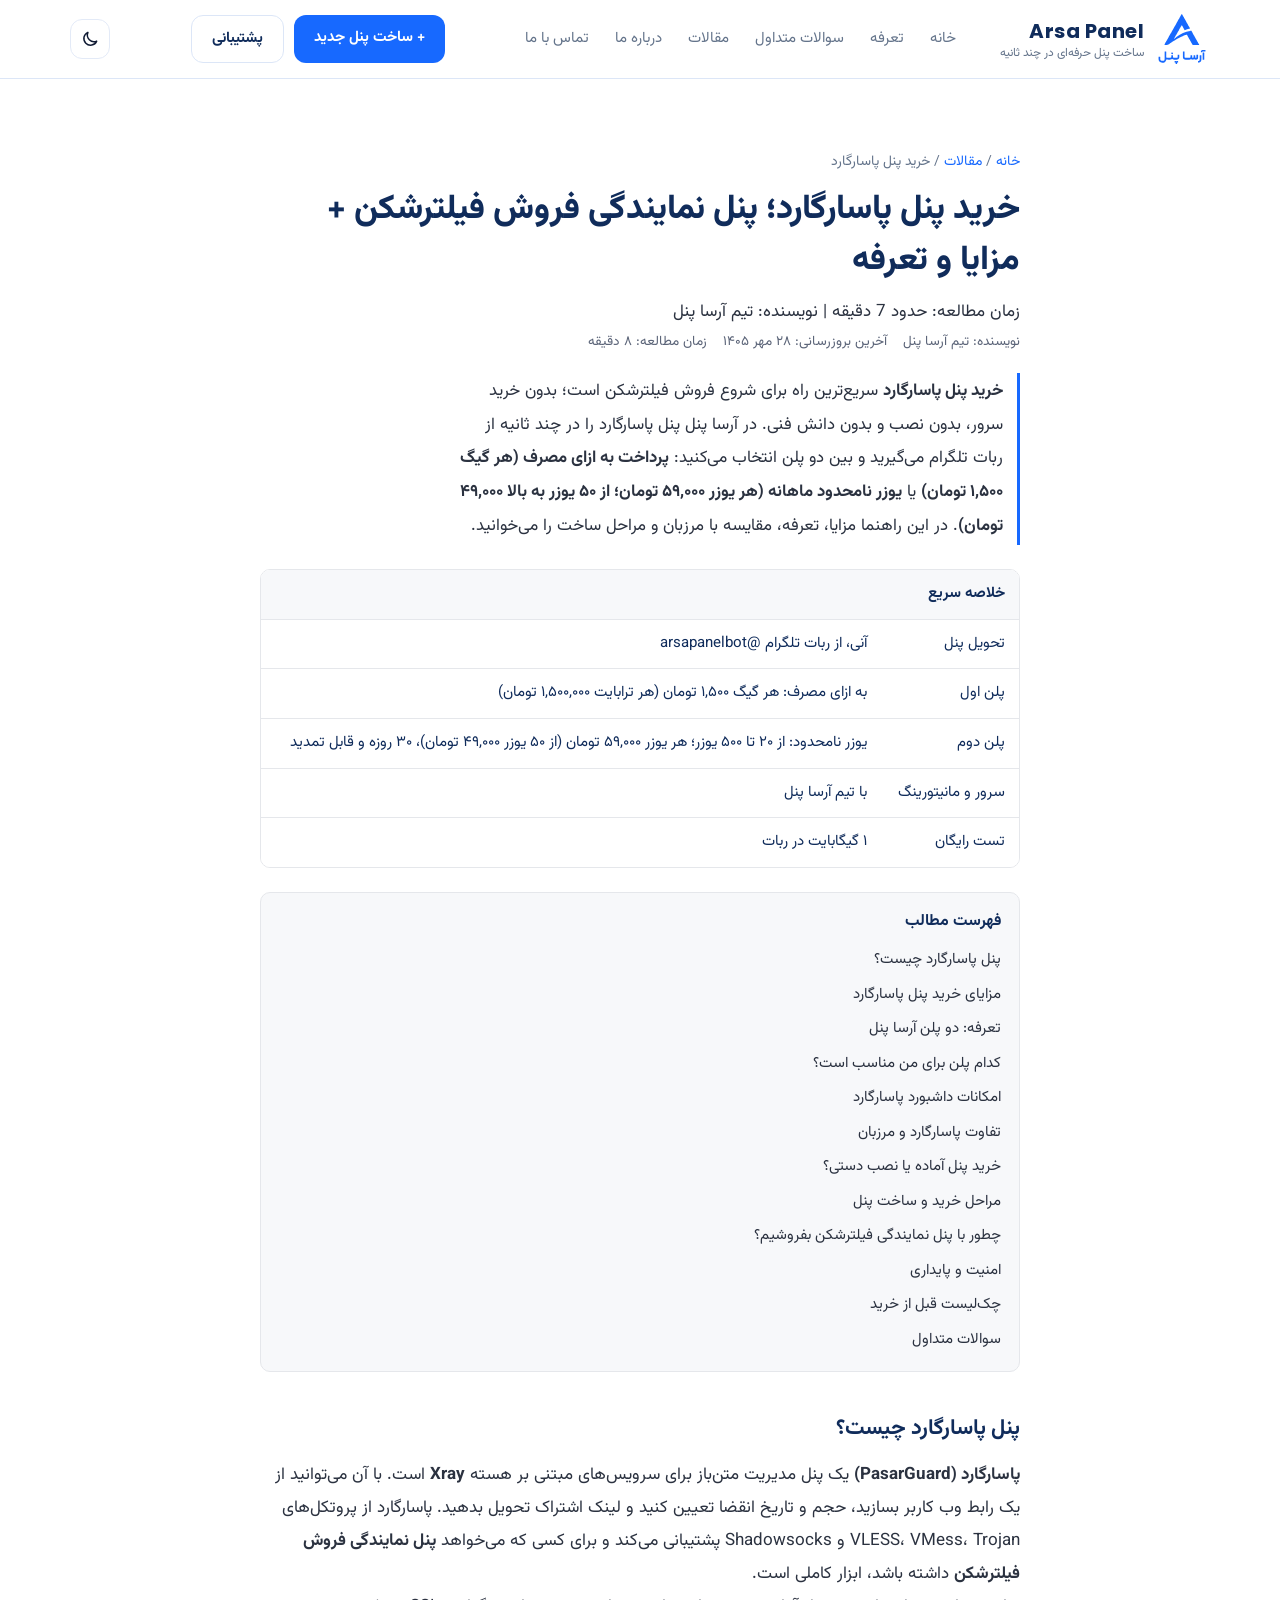
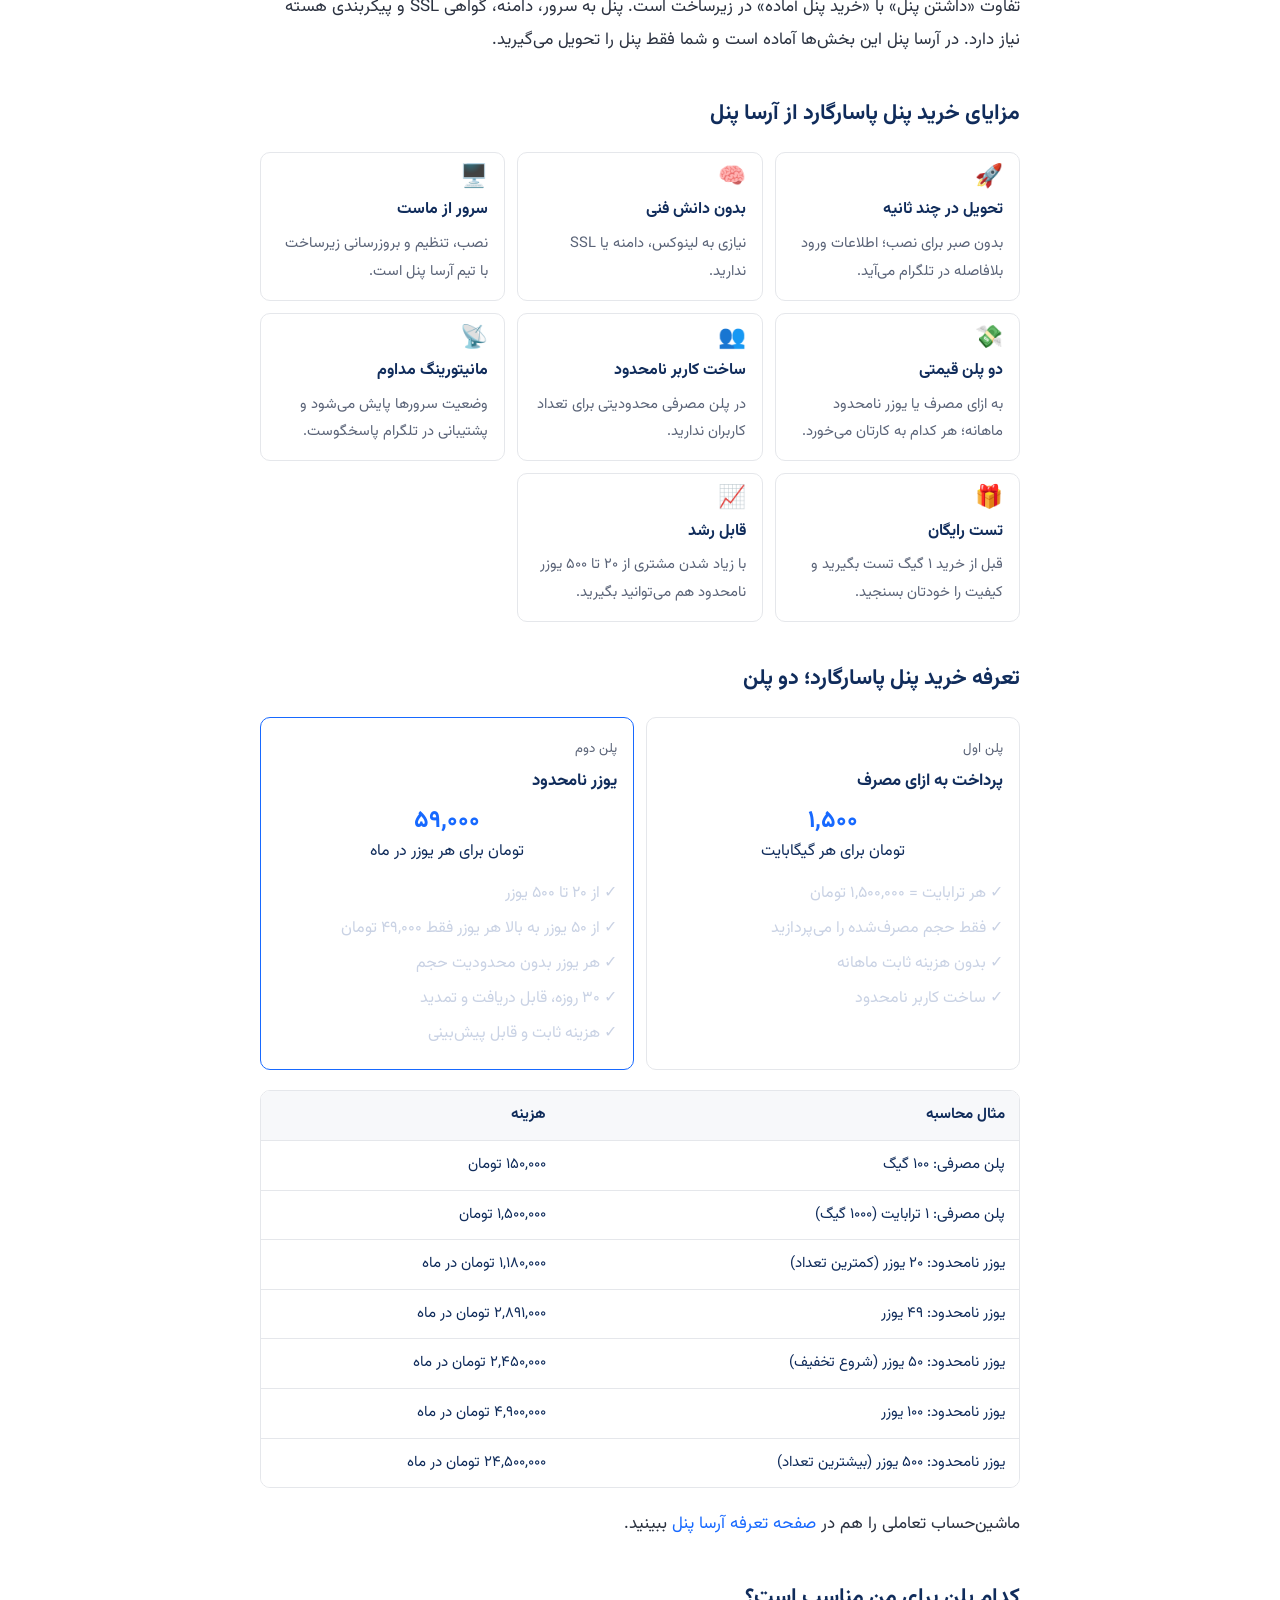
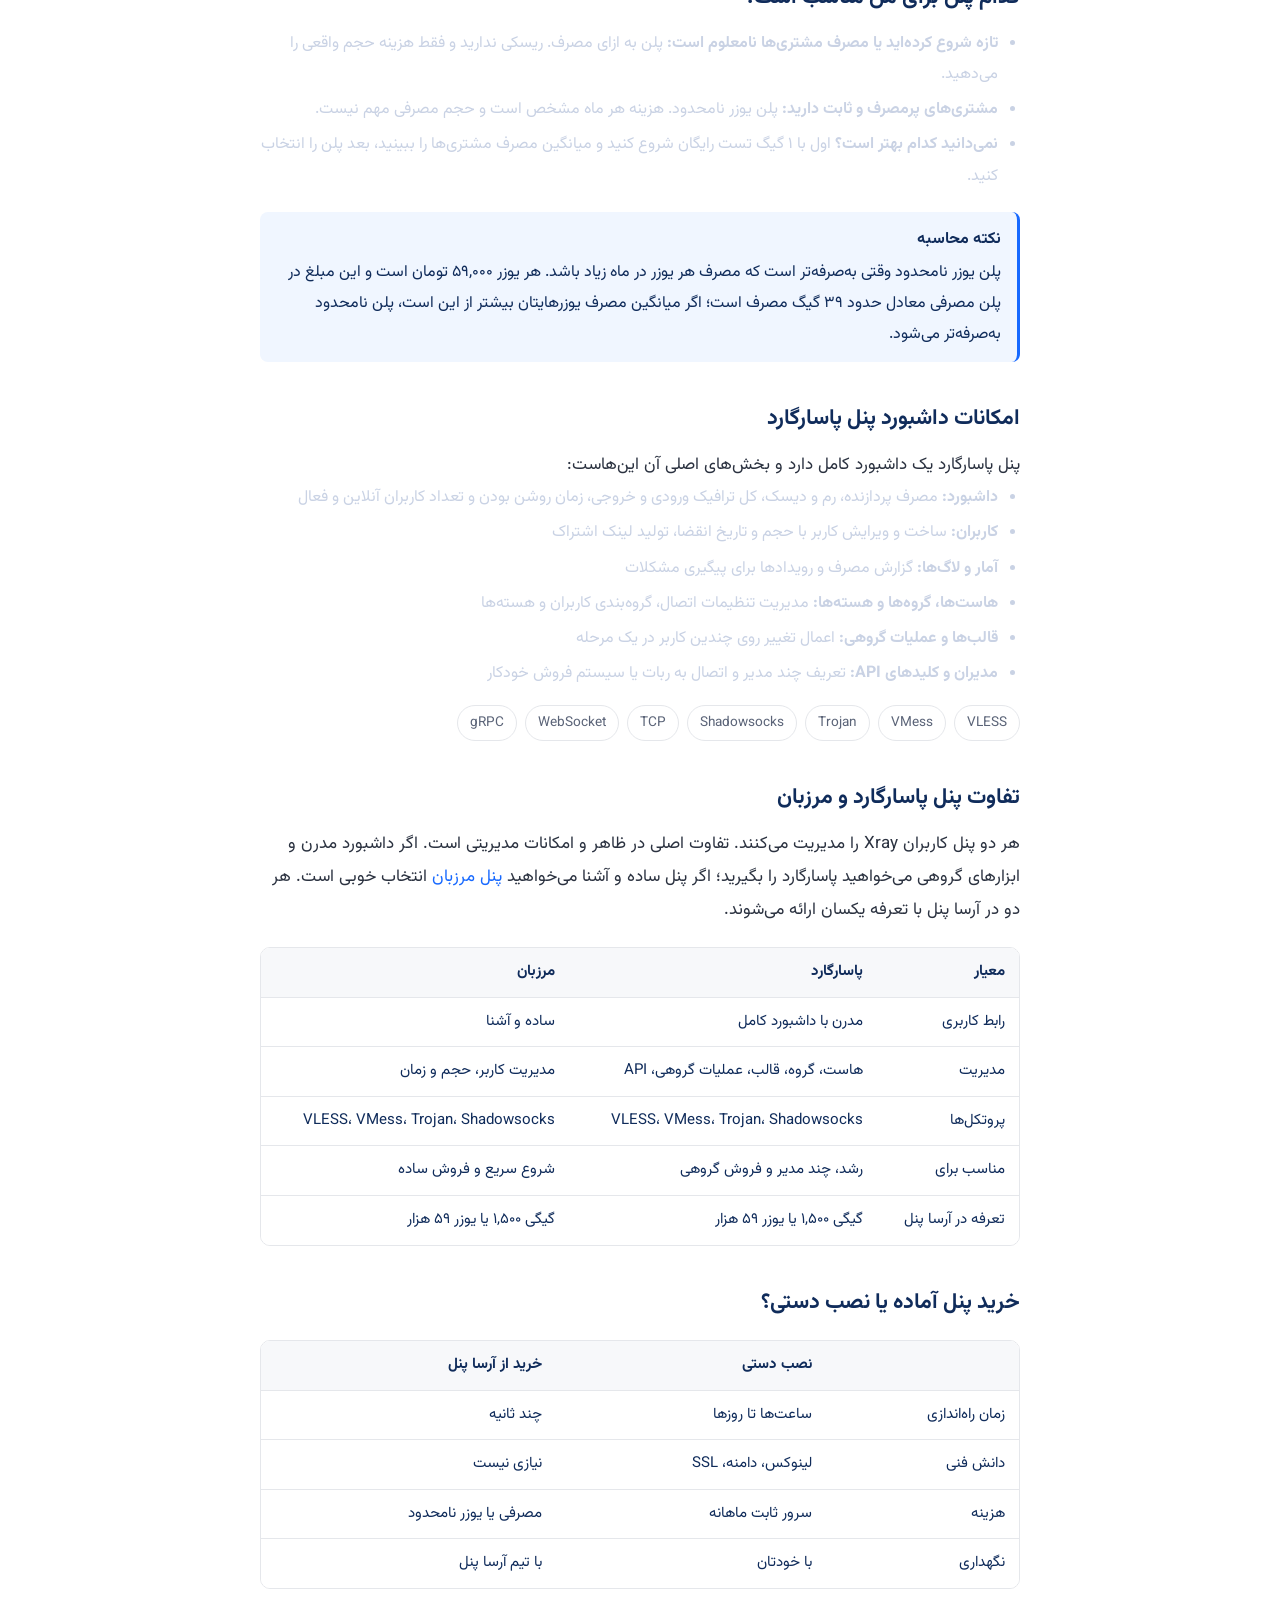
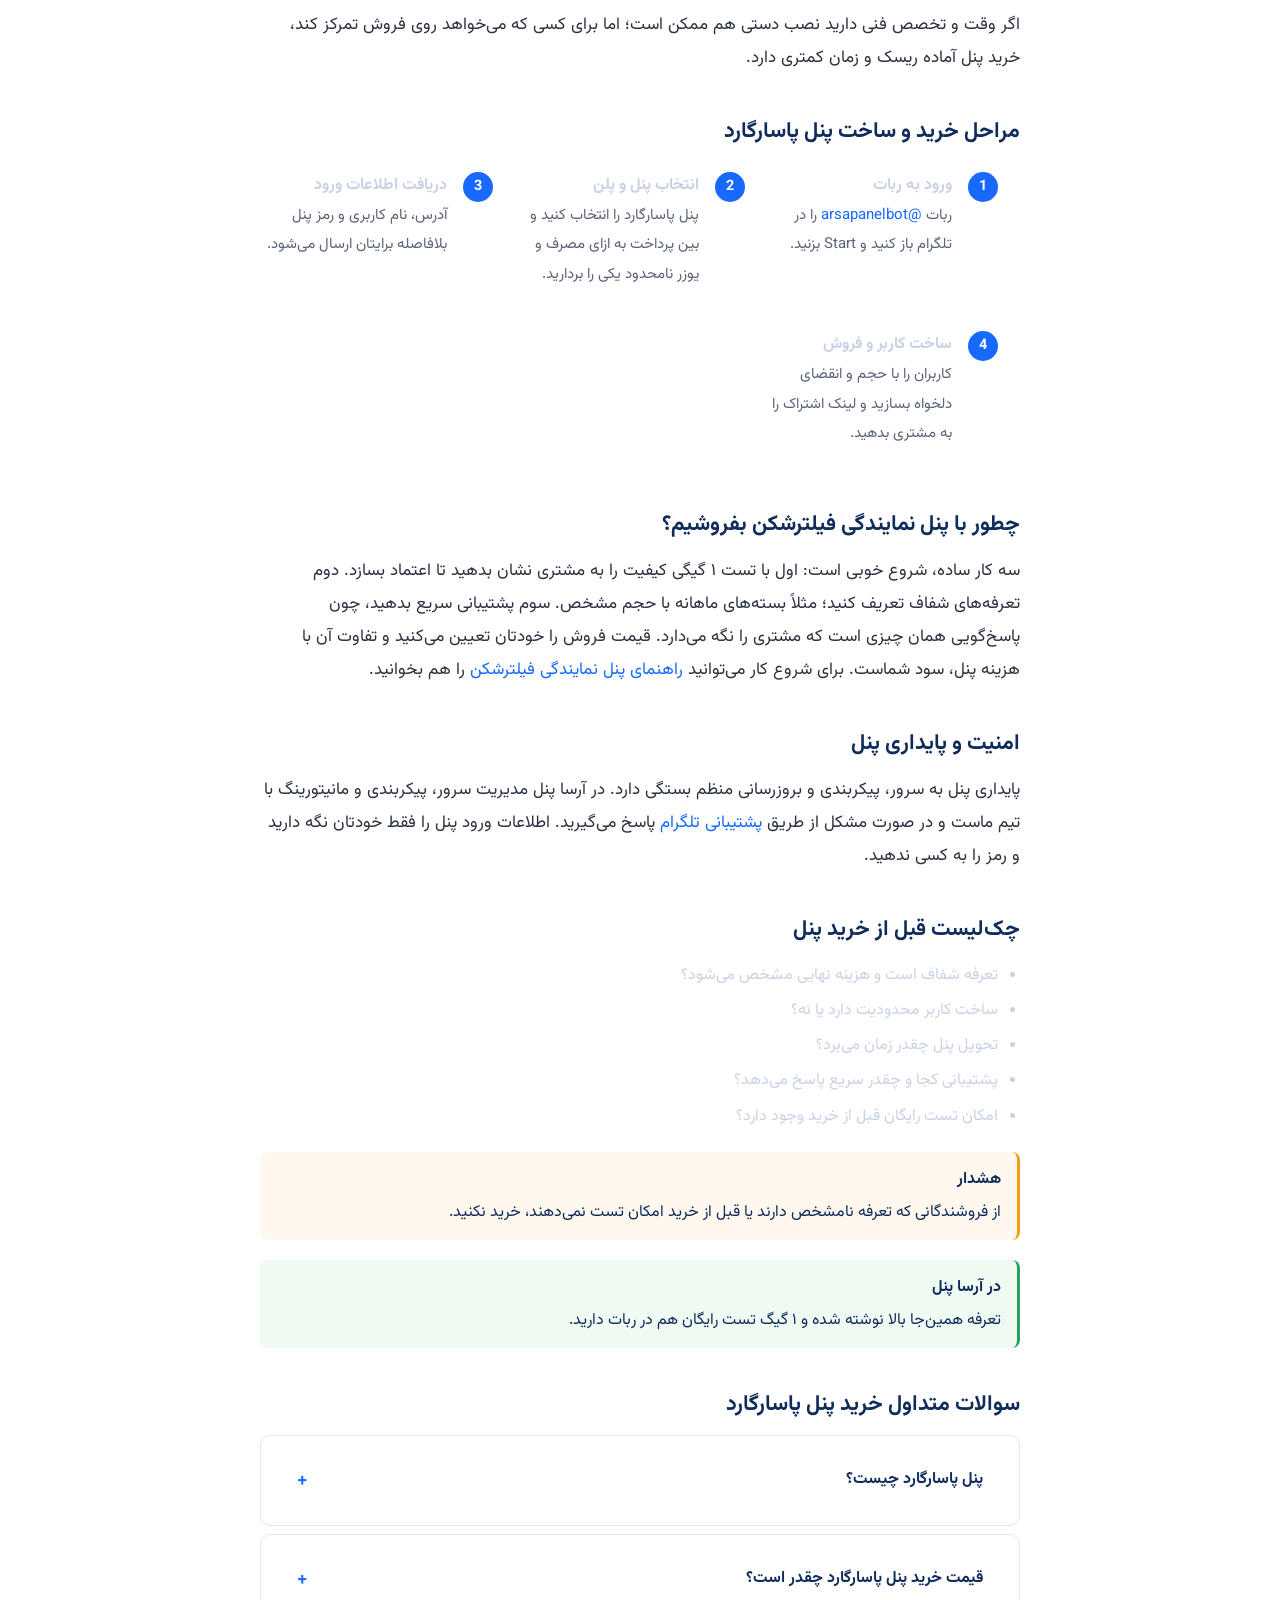
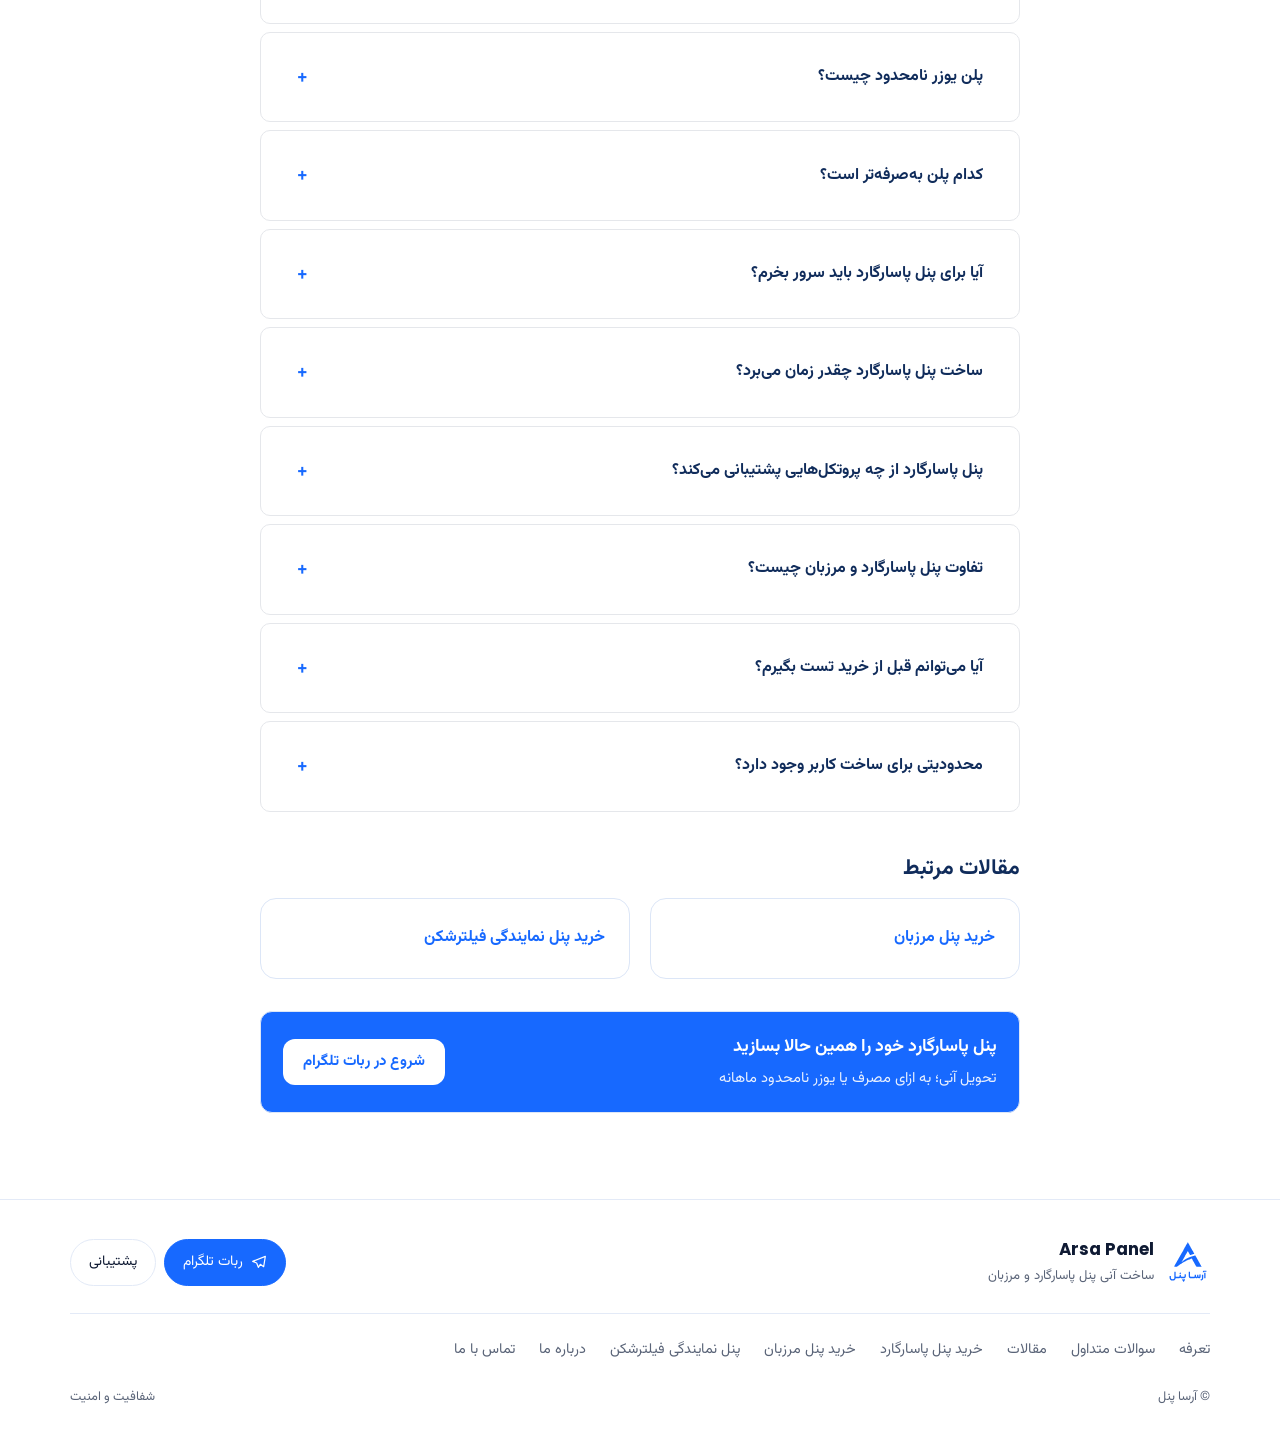
<file: buy-pasarguard.html>
<!DOCTYPE html><html lang="fa" dir="rtl"><head><meta charset="utf-8"><script>(function(){try{var t=localStorage.getItem("theme");if(!t)t=matchMedia("(prefers-color-scheme:dark)").matches?"dark":"light";document.documentElement.setAttribute("data-theme",t)}catch(e){}})()</script><meta name="viewport" content="width=device-width,initial-scale=1">
<title>خرید پنل پاسارگارد | پنل نمایندگی فروش فیلترشکن + مزایا</title>
<meta name="description" content="خرید پنل پاسارگارد برای فروش فیلترشکن: ساخت آنی با ربات تلگرام، دو پلن (گیگی ۱,۵۰۰ تومان یا یوزر نامحدود ۵۹ هزار تومان)، مزایا، مقایسه با مرزبان و ۱ گیگ تست رایگان.">
<meta name="keywords" content="خرید پنل پاسارگارد, پنل پاسارگارد, PasarGuard panel, پنل نمایندگی فروش فیلترشکن, پنل VPN, خرید پنل VPN">
<link rel="canonical" href="https://matinmok.github.io/arsapanel/buy-pasarguard.html">
<meta name="robots" content="index,follow,max-image-preview:large,max-snippet:-1,max-video-preview:-1">
<meta name="theme-color" content="#1769FF"><meta name="color-scheme" content="light dark"><meta name="author" content="آرسا پنل">
<meta property="og:type" content="article"><meta property="og:locale" content="fa_IR"><meta property="og:site_name" content="آرسا پنل"><meta property="og:title" content="خرید پنل پاسارگارد | پنل نمایندگی فروش فیلترشکن + مزایا"><meta property="og:description" content="پنل پاسارگارد را در چند ثانیه از ربات تلگرام بسازید. دو پلن: به ازای مصرف یا یوزر نامحدود ماهانه. ۱ گیگ تست رایگان."><meta property="og:url" content="https://matinmok.github.io/arsapanel/buy-pasarguard.html"><meta property="og:image" content="https://matinmok.github.io/arsapanel/favicon.svg"><meta property="article:published_time" content="2025-01-15T00:00:00+03:30"><meta property="article:modified_time" content="2026-10-20T00:00:00+03:30"><meta property="article:section" content="راهنمای خرید">
<meta name="twitter:card" content="summary"><meta name="twitter:title" content="خرید پنل پاسارگارد | آرسا پنل"><meta name="twitter:description" content="ساخت پنل پاسارگارد با ربات تلگرام؛ پرداخت به ازای مصرف یا یوزر نامحدود."><meta name="twitter:image" content="https://matinmok.github.io/arsapanel/favicon.svg">
<link rel="alternate" hreflang="fa-IR" href="https://matinmok.github.io/arsapanel/buy-pasarguard.html"><link rel="alternate" hreflang="x-default" href="https://matinmok.github.io/arsapanel/buy-pasarguard.html">
<link rel="icon" href="https://matinmok.github.io/arsapanel/favicon.svg" type="image/svg+xml"><link rel="preconnect" href="https://fonts.googleapis.com"><link rel="preconnect" href="https://fonts.gstatic.com" crossorigin><link href="https://fonts.googleapis.com/css2?family=Vazirmatn:wght@400;500;700;800&family=Poppins:wght@600;700;800&display=swap" rel="stylesheet"><link rel="preload" as="style" href="style.css"><link rel="stylesheet" href="style.css">
<style id="arsa-ui">
:root{--mb:#fff;--mt:#0f1a33;--mm:#5a6478;--ml:#e3eaf7;--ms:#f5f8ff}
html[data-theme=dark]{--mb:#0f1522;--mt:#eef2fa;--mm:#9aa6bd;--ml:#232c40;--ms:#121826;color-scheme:dark}
.hd-tools{display:flex;gap:8px;align-items:center;margin-inline-start:auto}
.ib{width:40px;height:40px;border-radius:12px;border:1px solid var(--ml);background:var(--mb);color:var(--mt);display:grid;place-items:center;cursor:pointer;padding:0;transition:.2s}
.ib:hover{border-color:#1769FF;color:#1769FF}
.ib svg{width:20px;height:20px;stroke:currentColor;fill:none;stroke-width:1.8;stroke-linecap:round;stroke-linejoin:round}
.ib-m{display:none}.ic-sun{display:none}
html[data-theme=dark] .ic-sun{display:block}html[data-theme=dark] .ic-moon{display:none}
.burger{display:none!important}
@media(max-width:900px){.nav,.hd-act{display:none!important}.ib-m{display:grid}}
.ov{position:fixed;inset:0;background:rgba(5,10,20,.55);backdrop-filter:blur(3px);opacity:0;visibility:hidden;transition:opacity .3s,visibility 0s .3s;z-index:90}
.dr{position:fixed;top:0;right:0;height:100%;width:min(320px,86vw);background:var(--mb);color:var(--mt);z-index:100;transform:translateX(100%);visibility:hidden;transition:transform .35s cubic-bezier(.2,.8,.2,1),visibility 0s .35s;display:flex;flex-direction:column;padding:18px;box-shadow:-24px 0 60px -24px rgba(0,0,0,.45);overflow-y:auto}
.dr-open .dr{transform:none;visibility:visible;transition-delay:0s}
.dr-open .ov{opacity:1;visibility:visible;transition-delay:0s}
.dr-open{overflow:hidden}
.dr-h{display:flex;justify-content:space-between;align-items:center;margin-bottom:20px}
.dr-h span{display:flex;align-items:center;gap:10px;font:700 1.05rem Poppins,sans-serif}
.dr nav{display:grid;gap:2px}
.dr nav a{padding:12px 14px;border-radius:12px;color:var(--mt);text-decoration:none;font-weight:500;transition:.2s}
.dr nav a:hover,.dr nav a.on{background:var(--ms);color:#1769FF}
.dr h2{margin:20px 14px 6px;font-size:.78rem;color:var(--mm);font-weight:500}
.dr-f{margin-top:auto;display:grid;gap:10px;padding-top:20px}
.mf{border-top:1px solid var(--ml);padding:36px 0 22px;margin-top:8px}
.mf-top{display:flex;justify-content:space-between;align-items:center;gap:18px;flex-wrap:wrap}
.mf-l{display:flex;align-items:center;gap:12px;text-decoration:none;color:var(--mt)}
.mf-l img{border-radius:12px}
.mf-l b{display:block;font:700 1.05rem Poppins,sans-serif}
.mf-l small{display:block;color:var(--mm);font-size:.82rem;margin-top:2px}
.mf-act{display:flex;gap:8px;flex-wrap:wrap}
.mf-pill{display:inline-flex;align-items:center;justify-content:center;gap:8px;padding:9px 18px;border-radius:99px;border:1px solid var(--ml);color:var(--mt);text-decoration:none;font-size:.88rem;transition:.2s}
.mf-pill:hover{border-color:#1769FF;color:#1769FF}
.mf-pill svg{width:16px;height:16px;stroke:currentColor;fill:none;stroke-width:1.8;stroke-linecap:round;stroke-linejoin:round}
.mf-pri,.mf-pri:hover{background:#1769FF;border-color:#1769FF;color:#fff}
.mf-pri:hover{background:#0f56d9}
.mf-nav{display:flex;flex-wrap:wrap;gap:8px 24px;margin-top:24px;padding-top:22px;border-top:1px solid var(--ml)}
.mf-nav a{color:var(--mm);text-decoration:none;font-size:.9rem;transition:color .2s}
.mf-nav a:hover{color:#1769FF}
.mf-b{display:flex;justify-content:space-between;flex-wrap:wrap;gap:8px;margin-top:22px;font-size:.8rem;color:var(--mm)}
.mf-b a{color:var(--mm);text-decoration:none}.mf-b a:hover{color:#1769FF}
@media(max-width:640px){.mf{padding:30px 0 18px}.mf-top{flex-direction:column;align-items:stretch;text-align:center}.mf-l{justify-content:center}.mf-act{display:grid;grid-template-columns:1fr 1fr}.mf-nav{justify-content:center;gap:10px 18px}.mf-b{flex-direction:column;align-items:center;text-align:center}}
html[data-theme=dark] body,html[data-theme=dark] .sec,html[data-theme=dark] .hero{background:#0b0f17!important;color:#e7ecf6}
html[data-theme=dark] .sec.alt{background:#0e131d!important}
html[data-theme=dark] .hd{background:rgba(11,15,23,.88)!important;border-color:#232c40!important}
html[data-theme=dark] :is(h1,h2,h3,h4,summary,.logo b){color:#f1f4fa!important}
html[data-theme=dark] :is(p,li,td,small,.lead,.kick,.nav a,.meta){color:#a3aec4!important}
html[data-theme=dark] .nav a.on{color:#6ea3ff!important}
html[data-theme=dark] .btn-o{background:transparent!important;color:#e7ecf6!important;border-color:#2d3850!important}
html[data-theme=dark] .btn-p{color:#fff!important}
@media(prefers-reduced-motion:reduce){.dr,.ov{transition:none}}
</style>
<style>
/* article.css — قالب مقاله آرسا پنل */
html{scroll-padding-top:84px}
.art{--line:#e5e7eb;--soft:#f7f8fa;--brand:#1769ff;--text:#2b3240;--muted:#5b6478}
.art h1.h1{line-height:1.5;margin:8px 0 10px}
.art h2{margin:40px 0 12px;font-size:1.35rem;line-height:1.6}
.art h3{margin:22px 0 8px;font-size:1.05rem}
.art p,.art li{line-height:1.95;color:var(--text)}
.art ul,.art ol{padding-right:22px}
.art li{margin-bottom:4px}
.art p a,.art li a,.art td a{color:var(--brand)}
.art .meta{display:flex;flex-wrap:wrap;gap:4px 16px;margin:0 0 18px;color:var(--muted);font-size:.85rem}
.art .lead{margin:16px 0 24px;padding:2px 14px 2px 0;border-right:3px solid var(--brand);font-size:1.05rem;line-height:2}
.toc{margin:24px 0;padding:14px 18px;background:var(--soft);border:1px solid var(--line);border-radius:10px}
.toc b{display:block;margin-bottom:6px}
.toc a{display:block;padding:3px 0;color:var(--text);text-decoration:none}
.toc a:hover{color:var(--brand)}
.cards{display:grid;grid-template-columns:repeat(auto-fit,minmax(220px,1fr));gap:12px;margin:20px 0}
.mini{padding:14px 16px;border:1px solid var(--line);border-radius:10px;background:#fff}
.mini .ic{font-size:1.4rem;line-height:1;margin-bottom:6px}
.mini h3{margin:0 0 4px;font-size:1rem}
.mini p{margin:0;font-size:.92rem;color:var(--muted);line-height:1.9}
.note{margin:20px 0;padding:12px 16px;border-radius:8px;border-right:3px solid;line-height:1.95}
.note b{display:block;margin-bottom:2px}
.note.info{background:#f0f6ff;border-color:#1769ff}
.note.warn{background:#fff8ee;border-color:#f59e0b}
.note.ok{background:#effaf3;border-color:#22a35a}
.tbl-wrap{margin:20px 0;overflow-x:auto;border:1px solid var(--line);border-radius:10px}
table.cmp{width:100%;min-width:480px;border-collapse:collapse}
.cmp th,.cmp td{padding:10px 14px;text-align:right;border-bottom:1px solid var(--line);font-size:.94rem}
.cmp thead th{background:var(--soft);font-weight:700}
.cmp tbody tr:last-child td{border-bottom:0}
.steps{counter-reset:st;list-style:none;margin:20px 0;padding:0}
.steps li{counter-increment:st;position:relative;padding:0 46px 16px 0}
.steps li::before{content:counter(st);position:absolute;right:0;top:2px;width:30px;height:30px;border-radius:50%;background:var(--brand);color:#fff;display:flex;align-items:center;justify-content:center;font-size:.9rem;font-weight:700}
.steps li b{display:block}
.steps li p{margin:0;color:var(--muted);font-size:.94rem}
.tags{display:flex;flex-wrap:wrap;gap:8px;margin:16px 0}
.tag{padding:4px 12px;border:1px solid var(--line);border-radius:999px;font-size:.85rem;color:var(--muted)}
.plans{display:grid;grid-template-columns:1fr 1fr;gap:12px;margin:20px 0}
.plan{padding:16px;border:1px solid var(--line);border-radius:10px}
.plan.f{border-color:var(--brand)}
.plan small{color:var(--muted)}
.plan h3{margin:2px 0 8px}
.plan .pr b{font-size:1.5rem;color:var(--brand)}
.plan ul{margin:10px 0 0;padding:0;list-style:none}
@media(max-width:700px){.plans{grid-template-columns:1fr}}
.faq details{margin-bottom:8px;border:1px solid var(--line);border-radius:10px;background:#fff}
.faq summary{display:flex;justify-content:space-between;align-items:center;gap:12px;padding:12px 16px;font-weight:700;cursor:pointer;list-style:none}
.faq summary::-webkit-details-marker{display:none}
.faq summary::after{content:'+';color:var(--brand);font-size:1.2rem}
.faq details[open] summary::after{content:'−'}
.faq details p{margin:0;padding:0 16px 14px;color:var(--muted)}
.banner{display:flex;flex-wrap:wrap;gap:12px;justify-content:space-between;align-items:center;margin:32px 0 8px;padding:18px 22px;background:var(--brand);color:#fff;border-radius:12px}
.banner b{font-size:1.1rem}
.banner p{margin:2px 0 0;color:#fff;opacity:.9;font-size:.92rem}
.art .banner .btn-p{background:#fff;color:var(--brand)}
/* دارک مود */
html[data-theme=dark] .art{--line:#232c40;--soft:#121826;--text:#c9d2e4;--muted:#8b95a8}
html[data-theme=dark] .art .mini,html[data-theme=dark] .art .faq details{background:#121826!important;border-color:#232c40!important}
html[data-theme=dark] .art .toc{background:#121826!important;border-color:#232c40!important}
html[data-theme=dark] .art .toc a{color:#c9d2e4}
html[data-theme=dark] .art .toc a:hover{color:#6ea3ff}
html[data-theme=dark] .art .note.info{background:#0f1b33!important;border-color:#1769ff!important}
html[data-theme=dark] .art .note.warn{background:#241a06!important;border-color:#f59e0b!important}
html[data-theme=dark] .art .note.ok{background:#0d2218!important;border-color:#22a35a!important}
html[data-theme=dark] .art .note b,html[data-theme=dark] .art .note p{color:#e7ecf6!important}
html[data-theme=dark] .art .cmp thead th{background:#161d2d!important;color:#e7ecf6!important}
html[data-theme=dark] .art .cmp td,html[data-theme=dark] .art .cmp th{border-color:#232c40!important;color:#c9d2e4!important}
html[data-theme=dark] .art .tbl-wrap{border-color:#232c40!important}
html[data-theme=dark] .art .tag{border-color:#2d3850!important;color:#8b95a8!important}
html[data-theme=dark] .art .mini h3,html[data-theme=dark] .art h2,html[data-theme=dark] .art h1{color:#f1f4fa!important}
html[data-theme=dark] .art .mini p{color:#8b95a8!important}
html[data-theme=dark] .art .meta{color:#8b95a8!important}
html[data-theme=dark] .art .lead{color:#c9d2e4!important}
html[data-theme=dark] .art .lead b{color:#f1f4fa!important}
html[data-theme=dark] .art p,.art li{color:#c9d2e4!important}
html[data-theme=dark] .art .steps li p{color:#8b95a8!important}
html[data-theme=dark] .art .plan{border-color:#232c40!important}
html[data-theme=dark] .art .plan.f{border-color:#1769FF!important}
html[data-theme=dark] .art .plan small{color:#8b95a8!important}
</style>
<script type="application/ld+json">{"@context":"https://schema.org","@type":"Article","headline":"خرید پنل پاسارگارد؛ پنل نمایندگی فروش فیلترشکن + مزایا و تعرفه","description":"خرید پنل پاسارگارد برای فروش فیلترشکن: ساخت آنی با ربات تلگرام، دو پلن (گیگی ۱,۵۰۰ تومان یا یوزر نامحدود ۵۹ هزار تومان)، مزایا، مقایسه با مرزبان و ۱ گیگ تست رایگان.","inLanguage":"fa","mainEntityOfPage":{"@type":"WebPage","@id":"https://matinmok.github.io/arsapanel/buy-pasarguard.html"},"datePublished":"2025-01-15","dateModified":"2026-10-20","image":["https://matinmok.github.io/arsapanel/favicon.svg"],"author":{"@type":"Organization","name":"آرسا پنل","url":"https://matinmok.github.io/arsapanel/"},"publisher":{"@type":"Organization","name":"آرسا پنل","logo":{"@type":"ImageObject","url":"https://matinmok.github.io/arsapanel/favicon.svg"}},"keywords":["خرید پنل پاسارگارد","پنل پاسارگارد","PasarGuard panel","پنل نمایندگی فروش فیلترشکن","پنل VPN"]}</script>
<script type="application/ld+json">{"@context":"https://schema.org","@type":"BreadcrumbList","itemListElement":[{"@type":"ListItem","position":1,"name":"خانه","item":"https://matinmok.github.io/arsapanel/"},{"@type":"ListItem","position":2,"name":"مقالات","item":"https://matinmok.github.io/arsapanel/articles.html"},{"@type":"ListItem","position":3,"name":"خرید پنل پاسارگارد","item":"https://matinmok.github.io/arsapanel/buy-pasarguard.html"}]}</script>
<script type="application/ld+json">{"@context":"https://schema.org","@type":"FAQPage","mainEntity":[{"@type":"Question","name":"پنل پاسارگارد چیست؟","acceptedAnswer":{"@type":"Answer","text":"پاسارگارد (PasarGuard) یک پنل مدیریت متن‌باز برای سرویس‌های مبتنی بر هسته Xray است که ساخت کاربر، تعیین حجم و زمان و تحویل لینک اشتراک را در یک رابط وب ممکن می‌کند."}},{"@type":"Question","name":"قیمت خرید پنل پاسارگارد چقدر است؟","acceptedAnswer":{"@type":"Answer","text":"دو پلن دارید: پرداخت به ازای مصرف با هر گیگابایت ۱,۵۰۰ تومان (هر ترابایت ۱,۵۰۰,۰۰۰ تومان) و پلن یوزر نامحدود با هر یوزر ۵۹,۰۰۰ تومان در ماه (از ۵۰ یوزر به بالا هر یوزر ۴۹,۰۰۰ تومان)."}},{"@type":"Question","name":"پلن یوزر نامحدود چیست؟","acceptedAnswer":{"@type":"Answer","text":"پنلی از ۲۰ تا ۵۰۰ یوزر که هر یوزر آن بدون محدودیت حجم است، ماهانه ۳۰ روزه دریافت و هر ماه قابل تمدید است."}},{"@type":"Question","name":"کدام پلن به‌صرفه‌تر است؟","acceptedAnswer":{"@type":"Answer","text":"اگر مصرف مشتری‌ها کم یا نامعلوم است پلن به ازای مصرف مناسب‌تر است. اگر مشتری‌های پرمصرف دارید و هزینه ثابت می‌خواهید، پلن یوزر نامحدود بهتر است."}},{"@type":"Question","name":"آیا برای پنل پاسارگارد باید سرور بخرم؟","acceptedAnswer":{"@type":"Answer","text":"خیر. سرور، دامنه، SSL و پیکربندی هسته بر عهده تیم آرسا پنل است و شما فقط پنل را از ربات می‌سازید."}},{"@type":"Question","name":"ساخت پنل پاسارگارد چقدر زمان می‌برد؟","acceptedAnswer":{"@type":"Answer","text":"ساخت از طریق ربات تلگرام آرسا پنل انجام می‌شود و معمولاً در چند ثانیه آماده می‌شود."}},{"@type":"Question","name":"پنل پاسارگارد از چه پروتکل‌هایی پشتیبانی می‌کند؟","acceptedAnswer":{"@type":"Answer","text":"پروتکل‌های VLESS، VMess، Trojan و Shadowsocks روی بسترهای TCP، WebSocket و gRPC."}},{"@type":"Question","name":"تفاوت پنل پاسارگارد و مرزبان چیست؟","acceptedAnswer":{"@type":"Answer","text":"هر دو برای مدیریت کاربران Xray ساخته شده‌اند. پاسارگارد داشبورد مدرن با هاست، گروه، قالب و کلید API دارد و مرزبان ساده و شناخته‌شده است. هر دو در آرسا پنل با همین تعرفه‌ها ارائه می‌شوند."}},{"@type":"Question","name":"آیا می‌توانم قبل از خرید تست بگیرم؟","acceptedAnswer":{"@type":"Answer","text":"بله، در ربات تلگرام ۱ گیگابایت تست رایگان دریافت می‌کنید."}},{"@type":"Question","name":"محدودیتی برای ساخت کاربر وجود دارد؟","acceptedAnswer":{"@type":"Answer","text":"در پلن به ازای مصرف ساخت کاربر نامحدود است. در پلن یوزر نامحدود، تعداد یوزرها از ۲۰ تا ۵۰۰ را خودتان انتخاب می‌کنید."}}]}</script>
</head><body>
<header class="hd"><div class="wrap hd-in"><a class="logo" href="./"><img src="https://matinmok.github.io/arsapanel/favicon.svg" width="56" height="56" alt="Arsa Panel"><span><b style="font-family:'Poppins',sans-serif;letter-spacing:.5px">Arsa Panel</b><small>ساخت پنل حرفه‌ای در چند ثانیه</small></span></a>
<button class="burger" aria-label="منو" aria-expanded="false">☰</button><nav class="nav" aria-label="منوی اصلی"><a href="./">خانه</a><a href="./#pricing">تعرفه</a><a href="./#faq">سوالات متداول</a><a href="articles.html">مقالات</a><a href="about.html">درباره ما</a><a href="contact.html">تماس با ما</a></nav>
<div class="hd-act"><a class="btn btn-p" href="https://t.me/arsapanelbot" rel="noopener" target="_blank">+ ساخت پنل جدید</a><a class="btn btn-o" href="https://t.me/Mykalikal" rel="noopener" target="_blank">پشتیبانی</a></div><div class="hd-tools"><button type="button" class="ib" id="thb" aria-label="تغییر حالت تیره / روشن"><svg class="ic-moon" viewBox="0 0 24 24" aria-hidden="true"><path d="M20 14.5A8 8 0 0 1 9.5 4 8 8 0 1 0 20 14.5z"/></svg><svg class="ic-sun" viewBox="0 0 24 24" aria-hidden="true"><circle cx="12" cy="12" r="4"/><path d="M12 2v2M12 20v2M4.9 4.9l1.4 1.4M17.7 17.7l1.4 1.4M2 12h2M20 12h2M4.9 19.1l1.4-1.4M17.7 6.3l1.4-1.4"/></svg></button><button type="button" class="ib ib-m" id="mb" aria-label="باز کردن منو" aria-controls="dr" aria-expanded="false"><svg viewBox="0 0 24 24" aria-hidden="true"><path d="M4 7h16M4 12h16M4 17h10"/></svg></button></div></div></header>
<div class="ov" id="ov"></div><aside class="dr" id="dr" role="dialog" aria-modal="true" aria-label="منوی سایت"><div class="dr-h"><span><img src="https://matinmok.github.io/arsapanel/favicon.svg" width="34" height="34" alt="">Arsa Panel</span><button type="button" class="ib" id="dc" aria-label="بستن منو"><svg viewBox="0 0 24 24" aria-hidden="true"><path d="M6 6l12 12M18 6L6 18"/></svg></button></div><nav aria-label="منوی موبایل"><a href="./">خانه</a><a href="./#pricing">تعرفه</a><a href="./#faq">سوالات متداول</a><a href="articles.html">مقالات</a><a href="about.html">درباره ما</a><a href="contact.html">تماس با ما</a><h2>راهنماها</h2><a href="buy-pasarguard.html">خرید پنل پاسارگارد</a><a href="buy-marzban-panel.html">خرید پنل مرزبان</a><a href="reseller-vpn-panel.html">پنل نمایندگی فیلترشکن</a></nav><div class="dr-f"><a class="btn btn-p btn-l" href="https://t.me/arsapanelbot" target="_blank" rel="noopener">+ ساخت پنل جدید</a><a class="btn btn-o btn-l" href="https://t.me/Mykalikal" target="_blank" rel="noopener">پشتیبانی</a></div></aside>
<main>
<article class="sec">
<div class="wrap narrow art">
<nav class="bc" aria-label="مسیر صفحه"><a href="./">خانه</a> / <a href="articles.html">مقالات</a> / <span>خرید پنل پاسارگارد</span></nav><h1 class="h1">خرید پنل پاسارگارد؛ پنل نمایندگی فروش فیلترشکن + مزایا و تعرفه</h1><p class="meta"><span>نویسنده: تیم آرسا پنل</span><span>آخرین بروزرسانی: <time datetime="2026-10-20">۲۸ مهر ۱۴۰۵</time></span><span>زمان مطالعه: ۸ دقیقه</span></p>
<p class="lead"><b>خرید پنل پاسارگارد</b> سریع‌ترین راه برای شروع فروش فیلترشکن است؛ بدون خرید سرور، بدون نصب و بدون دانش فنی. در آرسا پنل پنل پاسارگارد را در چند ثانیه از ربات تلگرام می‌گیرید و بین دو پلن انتخاب می‌کنید: <b>پرداخت به ازای مصرف (هر گیگ ۱,۵۰۰ تومان)</b> یا <b>یوزر نامحدود ماهانه (هر یوزر ۵۹,۰۰۰ تومان؛ از ۵۰ یوزر به بالا ۴۹,۰۰۰ تومان)</b>. در این راهنما مزایا، تعرفه، مقایسه با مرزبان و مراحل ساخت را می‌خوانید.</p>
<div class="tbl-wrap"><table class="cmp"><thead><tr><th colspan="2">خلاصه سریع</th></tr></thead><tbody><tr><td>تحویل پنل</td><td>آنی، از ربات تلگرام @arsapanelbot</td></tr><tr><td>پلن اول</td><td>به ازای مصرف: هر گیگ ۱,۵۰۰ تومان (هر ترابایت ۱,۵۰۰,۰۰۰ تومان)</td></tr><tr><td>پلن دوم</td><td>یوزر نامحدود: از ۲۰ تا ۵۰۰ یوزر؛ هر یوزر ۵۹,۰۰۰ تومان (از ۵۰ یوزر ۴۹,۰۰۰ تومان)، ۳۰ روزه و قابل تمدید</td></tr><tr><td>سرور و مانیتورینگ</td><td>با تیم آرسا پنل</td></tr><tr><td>تست رایگان</td><td>۱ گیگابایت در ربات</td></tr></tbody></table></div>
<nav class="toc" aria-label="فهرست مطالب"><b>فهرست مطالب</b><a href="#s0">پنل پاسارگارد چیست؟</a><a href="#s1">مزایای خرید پنل پاسارگارد</a><a href="#s2">تعرفه: دو پلن آرسا پنل</a><a href="#s3">کدام پلن برای من مناسب است؟</a><a href="#s4">امکانات داشبورد پاسارگارد</a><a href="#s5">تفاوت پاسارگارد و مرزبان</a><a href="#s6">خرید پنل آماده یا نصب دستی؟</a><a href="#s7">مراحل خرید و ساخت پنل</a><a href="#s8">چطور با پنل نمایندگی فیلترشکن بفروشیم؟</a><a href="#s9">امنیت و پایداری</a><a href="#s10">چک‌لیست قبل از خرید</a><a href="#s11">سوالات متداول</a></nav>
<h2 id="s0">پنل پاسارگارد چیست؟</h2><p><b>پاسارگارد (PasarGuard)</b> یک پنل مدیریت متن‌باز برای سرویس‌های مبتنی بر هسته <b>Xray</b> است. با آن می‌توانید از یک رابط وب کاربر بسازید، حجم و تاریخ انقضا تعیین کنید و لینک اشتراک تحویل بدهید. پاسارگارد از پروتکل‌های VLESS، VMess، Trojan و Shadowsocks پشتیبانی می‌کند و برای کسی که می‌خواهد <b>پنل نمایندگی فروش فیلترشکن</b> داشته باشد، ابزار کاملی است.</p>
<p>تفاوت «داشتن پنل» با «خرید پنل آماده» در زیرساخت است. پنل به سرور، دامنه، گواهی SSL و پیکربندی هسته نیاز دارد. در آرسا پنل این بخش‌ها آماده است و شما فقط پنل را تحویل می‌گیرید.</p>
<h2 id="s1">مزایای خرید پنل پاسارگارد از آرسا پنل</h2>
<div class="cards"><div class="mini"><div class="ic">🚀</div><h3>تحویل در چند ثانیه</h3><p>بدون صبر برای نصب؛ اطلاعات ورود بلافاصله در تلگرام می‌آید.</p></div><div class="mini"><div class="ic">🧠</div><h3>بدون دانش فنی</h3><p>نیازی به لینوکس، دامنه یا SSL ندارید.</p></div><div class="mini"><div class="ic">🖥️</div><h3>سرور از ماست</h3><p>نصب، تنظیم و بروزرسانی زیرساخت با تیم آرسا پنل است.</p></div><div class="mini"><div class="ic">💸</div><h3>دو پلن قیمتی</h3><p>به ازای مصرف یا یوزر نامحدود ماهانه؛ هر کدام به کارتان می‌خورد.</p></div><div class="mini"><div class="ic">👥</div><h3>ساخت کاربر نامحدود</h3><p>در پلن مصرفی محدودیتی برای تعداد کاربران ندارید.</p></div><div class="mini"><div class="ic">📡</div><h3>مانیتورینگ مداوم</h3><p>وضعیت سرورها پایش می‌شود و پشتیبانی در تلگرام پاسخگوست.</p></div><div class="mini"><div class="ic">🎁</div><h3>تست رایگان</h3><p>قبل از خرید ۱ گیگ تست بگیرید و کیفیت را خودتان بسنجید.</p></div><div class="mini"><div class="ic">📈</div><h3>قابل رشد</h3><p>با زیاد شدن مشتری از ۲۰ تا ۵۰۰ یوزر نامحدود هم می‌توانید بگیرید.</p></div></div>
<h2 id="s2">تعرفه خرید پنل پاسارگارد؛ دو پلن</h2>
<div class="plans"><div class="plan"><small>پلن اول</small><h3>پرداخت به ازای مصرف</h3><div class="pr"><b>۱,۵۰۰</b> تومان برای هر گیگابایت</div><ul><li>✓ هر ترابایت = ۱,۵۰۰,۰۰۰ تومان</li><li>✓ فقط حجم مصرف‌شده را می‌پردازید</li><li>✓ بدون هزینه ثابت ماهانه</li><li>✓ ساخت کاربر نامحدود</li></ul></div><div class="plan f"><small>پلن دوم</small><h3>یوزر نامحدود</h3><div class="pr"><b>۵۹,۰۰۰</b> تومان برای هر یوزر در ماه</div><ul><li>✓ از ۲۰ تا ۵۰۰ یوزر</li><li>✓ از ۵۰ یوزر به بالا هر یوزر فقط ۴۹,۰۰۰ تومان</li><li>✓ هر یوزر بدون محدودیت حجم</li><li>✓ ۳۰ روزه، قابل دریافت و تمدید</li><li>✓ هزینه ثابت و قابل پیش‌بینی</li></ul></div></div>
<div class="tbl-wrap"><table class="cmp"><thead><tr><th>مثال محاسبه</th><th>هزینه</th></tr></thead><tbody><tr><td>پلن مصرفی: ۱۰۰ گیگ</td><td>۱۵۰,۰۰۰ تومان</td></tr><tr><td>پلن مصرفی: ۱ ترابایت (۱۰۰۰ گیگ)</td><td>۱,۵۰۰,۰۰۰ تومان</td></tr><tr><td>یوزر نامحدود: ۲۰ یوزر (کمترین تعداد)</td><td>۱,۱۸۰,۰۰۰ تومان در ماه</td></tr><tr><td>یوزر نامحدود: ۴۹ یوزر</td><td>۲,۸۹۱,۰۰۰ تومان در ماه</td></tr><tr><td>یوزر نامحدود: ۵۰ یوزر (شروع تخفیف)</td><td>۲,۴۵۰,۰۰۰ تومان در ماه</td></tr><tr><td>یوزر نامحدود: ۱۰۰ یوزر</td><td>۴,۹۰۰,۰۰۰ تومان در ماه</td></tr><tr><td>یوزر نامحدود: ۵۰۰ یوزر (بیشترین تعداد)</td><td>۲۴,۵۰۰,۰۰۰ تومان در ماه</td></tr></tbody></table></div>
<p>ماشین‌حساب تعاملی را هم در <a href="./#pricing">صفحه تعرفه آرسا پنل</a> ببینید.</p>
<h2 id="s3">کدام پلن برای من مناسب است؟</h2>
<ul><li><b>تازه شروع کرده‌اید یا مصرف مشتری‌ها نامعلوم است:</b> پلن به ازای مصرف. ریسکی ندارید و فقط هزینه حجم واقعی را می‌دهید.</li><li><b>مشتری‌های پرمصرف و ثابت دارید:</b> پلن یوزر نامحدود. هزینه هر ماه مشخص است و حجم مصرفی مهم نیست.</li><li><b>نمی‌دانید کدام بهتر است؟</b> اول با ۱ گیگ تست رایگان شروع کنید و میانگین مصرف مشتری‌ها را ببینید، بعد پلن را انتخاب کنید.</li></ul>
<div class="note info"><b>نکته محاسبه</b>پلن یوزر نامحدود وقتی به‌صرفه‌تر است که مصرف هر یوزر در ماه زیاد باشد. هر یوزر ۵۹,۰۰۰ تومان است و این مبلغ در پلن مصرفی معادل حدود ۳۹ گیگ مصرف است؛ اگر میانگین مصرف یوزرهایتان بیشتر از این است، پلن نامحدود به‌صرفه‌تر می‌شود.</div>
<h2 id="s4">امکانات داشبورد پنل پاسارگارد</h2><p>پنل پاسارگارد یک داشبورد کامل دارد و بخش‌های اصلی آن این‌هاست:</p>
<ul><li><b>داشبورد:</b> مصرف پردازنده، رم و دیسک، کل ترافیک ورودی و خروجی، زمان روشن بودن و تعداد کاربران آنلاین و فعال</li><li><b>کاربران:</b> ساخت و ویرایش کاربر با حجم و تاریخ انقضا، تولید لینک اشتراک</li><li><b>آمار و لاگ‌ها:</b> گزارش مصرف و رویدادها برای پیگیری مشکلات</li><li><b>هاست‌ها، گروه‌ها و هسته‌ها:</b> مدیریت تنظیمات اتصال، گروه‌بندی کاربران و هسته‌ها</li><li><b>قالب‌ها و عملیات گروهی:</b> اعمال تغییر روی چندین کاربر در یک مرحله</li><li><b>مدیران و کلیدهای API:</b> تعریف چند مدیر و اتصال به ربات یا سیستم فروش خودکار</li></ul>
<div class="tags"><span class="tag">VLESS</span><span class="tag">VMess</span><span class="tag">Trojan</span><span class="tag">Shadowsocks</span><span class="tag">TCP</span><span class="tag">WebSocket</span><span class="tag">gRPC</span></div>
<h2 id="s5">تفاوت پنل پاسارگارد و مرزبان</h2><p>هر دو پنل کاربران Xray را مدیریت می‌کنند. تفاوت اصلی در ظاهر و امکانات مدیریتی است. اگر داشبورد مدرن و ابزارهای گروهی می‌خواهید پاسارگارد را بگیرید؛ اگر پنل ساده و آشنا می‌خواهید <a href="buy-marzban-panel.html">پنل مرزبان</a> انتخاب خوبی است. هر دو در آرسا پنل با تعرفه یکسان ارائه می‌شوند.</p>
<div class="tbl-wrap"><table class="cmp"><thead><tr><th>معیار</th><th>پاسارگارد</th><th>مرزبان</th></tr></thead><tbody><tr><td>رابط کاربری</td><td>مدرن با داشبورد کامل</td><td>ساده و آشنا</td></tr><tr><td>مدیریت</td><td>هاست، گروه، قالب، عملیات گروهی، API</td><td>مدیریت کاربر، حجم و زمان</td></tr><tr><td>پروتکل‌ها</td><td>VLESS، VMess، Trojan، Shadowsocks</td><td>VLESS، VMess، Trojan، Shadowsocks</td></tr><tr><td>مناسب برای</td><td>رشد، چند مدیر و فروش گروهی</td><td>شروع سریع و فروش ساده</td></tr><tr><td>تعرفه در آرسا پنل</td><td>گیگی ۱,۵۰۰ یا یوزر ۵۹ هزار</td><td>گیگی ۱,۵۰۰ یا یوزر ۵۹ هزار</td></tr></tbody></table></div>
<h2 id="s6">خرید پنل آماده یا نصب دستی؟</h2>
<div class="tbl-wrap"><table class="cmp"><thead><tr><th></th><th>نصب دستی</th><th>خرید از آرسا پنل</th></tr></thead><tbody><tr><td>زمان راه‌اندازی</td><td>ساعت‌ها تا روزها</td><td>چند ثانیه</td></tr><tr><td>دانش فنی</td><td>لینوکس، دامنه، SSL</td><td>نیازی نیست</td></tr><tr><td>هزینه</td><td>سرور ثابت ماهانه</td><td>مصرفی یا یوزر نامحدود</td></tr><tr><td>نگهداری</td><td>با خودتان</td><td>با تیم آرسا پنل</td></tr></tbody></table></div>
<p>اگر وقت و تخصص فنی دارید نصب دستی هم ممکن است؛ اما برای کسی که می‌خواهد روی فروش تمرکز کند، خرید پنل آماده ریسک و زمان کمتری دارد.</p>
<h2 id="s7">مراحل خرید و ساخت پنل پاسارگارد</h2>
<ol class="steps"><li><b>ورود به ربات</b><p>ربات <a href="https://t.me/arsapanelbot" target="_blank" rel="noopener">@arsapanelbot</a> را در تلگرام باز کنید و Start بزنید.</p></li><li><b>انتخاب پنل و پلن</b><p>پنل پاسارگارد را انتخاب کنید و بین پرداخت به ازای مصرف و یوزر نامحدود یکی را بردارید.</p></li><li><b>دریافت اطلاعات ورود</b><p>آدرس، نام کاربری و رمز پنل بلافاصله برایتان ارسال می‌شود.</p></li><li><b>ساخت کاربر و فروش</b><p>کاربران را با حجم و انقضای دلخواه بسازید و لینک اشتراک را به مشتری بدهید.</p></li></ol>
<h2 id="s8">چطور با پنل نمایندگی فیلترشکن بفروشیم؟</h2><p>سه کار ساده، شروع خوبی است: اول با تست ۱ گیگی کیفیت را به مشتری نشان بدهید تا اعتماد بسازد. دوم تعرفه‌های شفاف تعریف کنید؛ مثلاً بسته‌های ماهانه با حجم مشخص. سوم پشتیبانی سریع بدهید، چون پاسخ‌گویی همان چیزی است که مشتری را نگه می‌دارد. قیمت فروش را خودتان تعیین می‌کنید و تفاوت آن با هزینه پنل، سود شماست. برای شروع کار می‌توانید <a href="reseller-vpn-panel.html">راهنمای پنل نمایندگی فیلترشکن</a> را هم بخوانید.</p>
<h2 id="s9">امنیت و پایداری پنل</h2><p>پایداری پنل به سرور، پیکربندی و بروزرسانی منظم بستگی دارد. در آرسا پنل مدیریت سرور، پیکربندی و مانیتورینگ با تیم ماست و در صورت مشکل از طریق <a href="https://t.me/Mykalikal" target="_blank" rel="noopener">پشتیبانی تلگرام</a> پاسخ می‌گیرید. اطلاعات ورود پنل را فقط خودتان نگه دارید و رمز را به کسی ندهید.</p>
<h2 id="s10">چک‌لیست قبل از خرید پنل</h2>
<ul><li>تعرفه شفاف است و هزینه نهایی مشخص می‌شود؟</li><li>ساخت کاربر محدودیت دارد یا نه؟</li><li>تحویل پنل چقدر زمان می‌برد؟</li><li>پشتیبانی کجا و چقدر سریع پاسخ می‌دهد؟</li><li>امکان تست رایگان قبل از خرید وجود دارد؟</li></ul>
<div class="note warn"><b>هشدار</b>از فروشندگانی که تعرفه نامشخص دارند یا قبل از خرید امکان تست نمی‌دهند، خرید نکنید.</div>
<div class="note ok"><b>در آرسا پنل</b>تعرفه همین‌جا بالا نوشته شده و ۱ گیگ تست رایگان هم در ربات دارید.</div>
<h2 id="s11">سوالات متداول خرید پنل پاسارگارد</h2>
<div class="faq">
<details><summary>پنل پاسارگارد چیست؟</summary><p>پاسارگارد (PasarGuard) یک پنل مدیریت متن‌باز برای سرویس‌های مبتنی بر هسته Xray است که ساخت کاربر، تعیین حجم و زمان و تحویل لینک اشتراک را در یک رابط وب ممکن می‌کند.</p></details>
<details><summary>قیمت خرید پنل پاسارگارد چقدر است؟</summary><p>دو پلن دارید: پرداخت به ازای مصرف با هر گیگابایت ۱,۵۰۰ تومان (هر ترابایت ۱,۵۰۰,۰۰۰ تومان) و پلن یوزر نامحدود با هر یوزر ۵۹,۰۰۰ تومان در ماه (از ۵۰ یوزر به بالا هر یوزر ۴۹,۰۰۰ تومان).</p></details>
<details><summary>پلن یوزر نامحدود چیست؟</summary><p>پنلی از ۲۰ تا ۵۰۰ یوزر که هر یوزر آن بدون محدودیت حجم است، ماهانه ۳۰ روزه دریافت و هر ماه قابل تمدید است.</p></details>
<details><summary>کدام پلن به‌صرفه‌تر است؟</summary><p>اگر مصرف مشتری‌ها کم یا نامعلوم است پلن به ازای مصرف مناسب‌تر است. اگر مشتری‌های پرمصرف دارید و هزینه ثابت می‌خواهید، پلن یوزر نامحدود بهتر است.</p></details>
<details><summary>آیا برای پنل پاسارگارد باید سرور بخرم؟</summary><p>خیر. سرور، دامنه، SSL و پیکربندی هسته بر عهده تیم آرسا پنل است و شما فقط پنل را از ربات می‌سازید.</p></details>
<details><summary>ساخت پنل پاسارگارد چقدر زمان می‌برد؟</summary><p>ساخت از طریق ربات تلگرام آرسا پنل انجام می‌شود و معمولاً در چند ثانیه آماده می‌شود.</p></details>
<details><summary>پنل پاسارگارد از چه پروتکل‌هایی پشتیبانی می‌کند؟</summary><p>پروتکل‌های VLESS، VMess، Trojan و Shadowsocks روی بسترهای TCP، WebSocket و gRPC.</p></details>
<details><summary>تفاوت پنل پاسارگارد و مرزبان چیست؟</summary><p>هر دو برای مدیریت کاربران Xray ساخته شده‌اند. پاسارگارد داشبورد مدرن با هاست، گروه، قالب و کلید API دارد و مرزبان ساده و شناخته‌شده است. هر دو در آرسا پنل با همین تعرفه‌ها ارائه می‌شوند.</p></details>
<details><summary>آیا می‌توانم قبل از خرید تست بگیرم؟</summary><p>بله، در ربات تلگرام ۱ گیگابایت تست رایگان دریافت می‌کنید.</p></details>
<details><summary>محدودیتی برای ساخت کاربر وجود دارد؟</summary><p>در پلن به ازای مصرف ساخت کاربر نامحدود است. در پلن یوزر نامحدود، تعداد یوزرها از ۲۰ تا ۵۰۰ را خودتان انتخاب می‌کنید.</p></details>
</div>
<h2>مقالات مرتبط</h2>
<div class="g2"><a class="card" href="buy-marzban-panel.html">خرید پنل مرزبان</a><a class="card" href="reseller-vpn-panel.html">خرید پنل نمایندگی فیلترشکن</a></div>
<div class="banner"><div><b>پنل پاسارگارد خود را همین حالا بسازید</b><p>تحویل آنی؛ به ازای مصرف یا یوزر نامحدود ماهانه</p></div><a class="btn btn-p" href="https://t.me/arsapanelbot" target="_blank" rel="noopener">شروع در ربات تلگرام</a></div>
</div></article></main>
<footer class="mf"><div class="wrap"><div class="mf-top"><a class="mf-l" href="./"><img src="https://matinmok.github.io/arsapanel/favicon.svg" width="44" height="44" alt="آرسا پنل"><span><b>Arsa Panel</b><small>ساخت آنی پنل پاسارگارد و مرزبان</small></span></a><div class="mf-act"><a class="mf-pill mf-pri" href="https://t.me/arsapanelbot" target="_blank" rel="noopener"><svg viewBox="0 0 24 24" aria-hidden="true"><path d="M21.5 3.5 2.5 11l6 2.5L11 20l3-4.5 5 3.500z"/></svg>ربات تلگرام</a><a class="mf-pill" href="https://t.me/Mykalikal" target="_blank" rel="noopener">پشتیبانی</a></div></div><nav class="mf-nav" aria-label="پیوندهای فوتر"><a href="./#pricing">تعرفه</a><a href="./#faq">سوالات متداول</a><a href="articles.html">مقالات</a><a href="buy-pasarguard.html">خرید پنل پاسارگارد</a><a href="buy-marzban-panel.html">خرید پنل مرزبان</a><a href="reseller-vpn-panel.html">پنل نمایندگی فیلترشکن</a><a href="about.html">درباره ما</a><a href="contact.html">تماس با ما</a></nav><div class="mf-b"><span>© آرسا پنل</span><a href="trust.html">شفافیت و امنیت</a></div></div></footer><script src="script.js"></script>
<script>
(function(){var d=document,r=d.documentElement,b=d.getElementById('thb'),m=d.getElementById('mb'),c=d.getElementById('dc'),o=d.getElementById('ov'),p=d.getElementById('dr');
function tc(t){var e=d.querySelector('meta[name=theme-color]');if(e)e.setAttribute('content',t=='dark'?'#0b0f17':'#1769FF')}
tc(r.getAttribute('data-theme'));
if(b)b.onclick=function(){var t=r.getAttribute('data-theme')=='dark'?'light':'dark';r.setAttribute('data-theme',t);try{localStorage.setItem('theme',t)}catch(e){}tc(t)};
function op(){r.classList.add('dr-open');m.setAttribute('aria-expanded','true');setTimeout(function(){c.focus()},60)}
function cl(){r.classList.remove('dr-open');m.setAttribute('aria-expanded','false');m.focus()}
if(m&&p){m.onclick=op;c.onclick=cl;o.onclick=cl;p.querySelectorAll('a').forEach(function(a){a.addEventListener('click',function(){r.classList.remove('dr-open')})});
d.addEventListener('keydown',function(e){if(e.key=='Escape'&&r.classList.contains('dr-open'))cl()});
matchMedia('(min-width:901px)').addEventListener('change',function(q){if(q.matches)r.classList.remove('dr-open')})}})();
</script>
<script>
(function(){var d=document,r=d.documentElement;
function fx(){d.querySelectorAll('[data-wb],[data-dt]').forEach(function(e){e.removeAttribute('data-wb');e.removeAttribute('data-dt')});
if(r.getAttribute('data-theme')!='dark')return;
d.body.querySelectorAll('*').forEach(function(e){if(e.closest('.x-dash,.x-calc,.btn-p,.mf-pri,svg,script,style'))return;
var s=getComputedStyle(e),b=s.backgroundColor.match(/[\d.]+/g);
if(b&&(b.length<4||+b[3]>.6)&&+b[0]>200&&+b[1]>200&&+b[2]>200)e.setAttribute('data-wb','1');
var c=s.color.match(/[\d.]+/g);
if(c&&(+c[0]+ +c[1]+ +c[2])<330&&Array.prototype.some.call(e.childNodes,function(n){return n.nodeType==3&&n.textContent.trim()}))e.setAttribute('data-dt','1')})}
var t=d.getElementById('thb');if(t)t.addEventListener('click',function(){setTimeout(fx,450)});
window.addEventListener('load',function(){setTimeout(fx,200);setTimeout(fx,900)})})();
</script><script src="https://arsapanel.matinder.workers.dev/widget.js" defer></script></body></html>
</file>
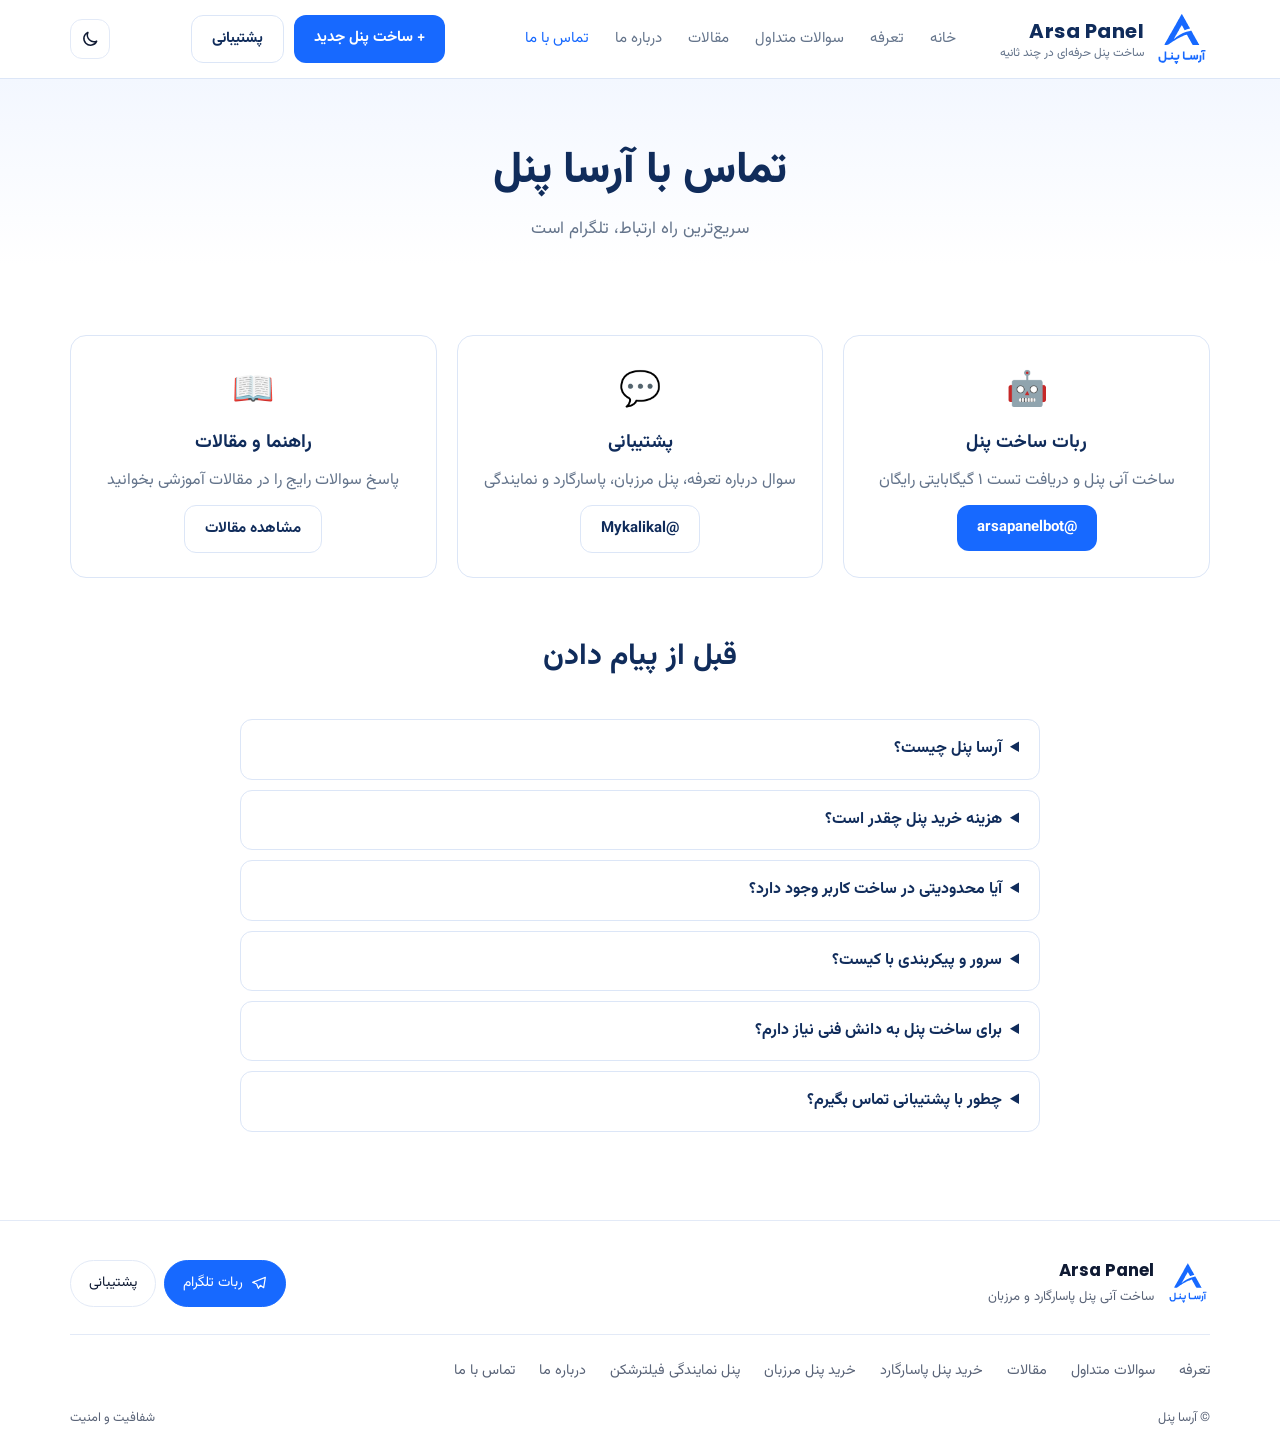
<file: contact.html>
<!DOCTYPE html><html lang="fa" dir="rtl"><head><meta charset="utf-8"><script>(function(){try{var t=localStorage.getItem("theme");if(!t)t=matchMedia("(prefers-color-scheme:dark)").matches?"dark":"light";document.documentElement.setAttribute("data-theme",t)}catch(e){}})()</script><meta name="viewport" content="width=device-width,initial-scale=1">
<title>تماس با ما | ربات و پشتیبانی تلگرام — آرسا پنل</title>
<meta name="description" content="برای ساخت پنل به ربات @arsapanelbot و برای سوال و پشتیبانی به @Mykalikal در تلگرام پیام بدهید.">
<meta name="keywords" content="تماس با آرسا پنل, پشتیبانی آرسا پنل, ربات تلگرام آرسا پنل, arsapanelbot">
<link rel="canonical" href="https://matinmok.github.io/arsapanel/contact.html">
<meta name="robots" content="index,follow,max-image-preview:large,max-snippet:-1,max-video-preview:-1">
<meta name="theme-color" content="#1769FF"><meta name="color-scheme" content="light dark"><meta name="author" content="آرسا پنل">
<meta property="og:type" content="website"><meta property="og:locale" content="fa_IR"><meta property="og:site_name" content="آرسا پنل"><meta property="og:title" content="تماس با ما | ربات و پشتیبانی تلگرام — آرسا پنل"><meta property="og:description" content="برای ساخت پنل به ربات @arsapanelbot و برای سوال و پشتیبانی به @Mykalikal در تلگرام پیام بدهید."><meta property="og:url" content="https://matinmok.github.io/arsapanel/contact.html"><meta property="og:image" content="https://matinmok.github.io/arsapanel/favicon.svg">
<meta name="twitter:card" content="summary"><meta name="twitter:title" content="تماس با آرسا پنل"><meta name="twitter:description" content="ساخت پنل در ربات @arsapanelbot، پشتیبانی در @Mykalikal"><meta name="twitter:image" content="https://matinmok.github.io/arsapanel/favicon.svg">
<link rel="alternate" hreflang="fa-IR" href="https://matinmok.github.io/arsapanel/contact.html"><link rel="alternate" hreflang="x-default" href="https://matinmok.github.io/arsapanel/contact.html">
<link rel="icon" href="https://matinmok.github.io/arsapanel/favicon.svg" type="image/svg+xml"><link rel="preconnect" href="https://fonts.googleapis.com"><link rel="preconnect" href="https://fonts.gstatic.com" crossorigin><link href="https://fonts.googleapis.com/css2?family=Vazirmatn:wght@400;500;700;800&family=Poppins:wght@600;700;800&display=swap" rel="stylesheet"><link rel="preload" as="style" href="style.css"><link rel="stylesheet" href="style.css">
<style id="arsa-ui">
:root{--mb:#fff;--mt:#0f1a33;--mm:#5a6478;--ml:#e3eaf7;--ms:#f5f8ff}
html[data-theme=dark]{--mb:#0f1522;--mt:#eef2fa;--mm:#9aa6bd;--ml:#232c40;--ms:#121826;color-scheme:dark}
.hd-tools{display:flex;gap:8px;align-items:center;margin-inline-start:auto}
.ib{width:40px;height:40px;border-radius:12px;border:1px solid var(--ml);background:var(--mb);color:var(--mt);display:grid;place-items:center;cursor:pointer;padding:0;transition:.2s}
.ib:hover{border-color:#1769FF;color:#1769FF}
.ib svg{width:20px;height:20px;stroke:currentColor;fill:none;stroke-width:1.8;stroke-linecap:round;stroke-linejoin:round}
.ib-m{display:none}.ic-sun{display:none}
html[data-theme=dark] .ic-sun{display:block}html[data-theme=dark] .ic-moon{display:none}
.burger{display:none!important}
@media(max-width:900px){.nav,.hd-act{display:none!important}.ib-m{display:grid}}
.ov{position:fixed;inset:0;background:rgba(5,10,20,.55);backdrop-filter:blur(3px);opacity:0;visibility:hidden;transition:opacity .3s,visibility 0s .3s;z-index:90}
.dr{position:fixed;top:0;right:0;height:100%;width:min(320px,86vw);background:var(--mb);color:var(--mt);z-index:100;transform:translateX(100%);visibility:hidden;transition:transform .35s cubic-bezier(.2,.8,.2,1),visibility 0s .35s;display:flex;flex-direction:column;padding:18px;box-shadow:-24px 0 60px -24px rgba(0,0,0,.45);overflow-y:auto}
.dr-open .dr{transform:none;visibility:visible;transition-delay:0s}
.dr-open .ov{opacity:1;visibility:visible;transition-delay:0s}
.dr-open{overflow:hidden}
.dr-h{display:flex;justify-content:space-between;align-items:center;margin-bottom:20px}
.dr-h span{display:flex;align-items:center;gap:10px;font:700 1.05rem Poppins,sans-serif}
.dr nav{display:grid;gap:2px}
.dr nav a{padding:12px 14px;border-radius:12px;color:var(--mt);text-decoration:none;font-weight:500;transition:.2s}
.dr nav a:hover,.dr nav a.on{background:var(--ms);color:#1769FF}
.dr h2{margin:20px 14px 6px;font-size:.78rem;color:var(--mm);font-weight:500}
.dr-f{margin-top:auto;display:grid;gap:10px;padding-top:20px}
.mf{border-top:1px solid var(--ml);padding:36px 0 22px;margin-top:8px}
.mf-top{display:flex;justify-content:space-between;align-items:center;gap:18px;flex-wrap:wrap}
.mf-l{display:flex;align-items:center;gap:12px;text-decoration:none;color:var(--mt)}
.mf-l img{border-radius:12px}
.mf-l b{display:block;font:700 1.05rem Poppins,sans-serif}
.mf-l small{display:block;color:var(--mm);font-size:.82rem;margin-top:2px}
.mf-act{display:flex;gap:8px;flex-wrap:wrap}
.mf-pill{display:inline-flex;align-items:center;justify-content:center;gap:8px;padding:9px 18px;border-radius:99px;border:1px solid var(--ml);color:var(--mt);text-decoration:none;font-size:.88rem;transition:.2s}
.mf-pill:hover{border-color:#1769FF;color:#1769FF}
.mf-pill svg{width:16px;height:16px;stroke:currentColor;fill:none;stroke-width:1.8;stroke-linecap:round;stroke-linejoin:round}
.mf-pri,.mf-pri:hover{background:#1769FF;border-color:#1769FF;color:#fff}
.mf-pri:hover{background:#0f56d9}
.mf-nav{display:flex;flex-wrap:wrap;gap:8px 24px;margin-top:24px;padding-top:22px;border-top:1px solid var(--ml)}
.mf-nav a{color:var(--mm);text-decoration:none;font-size:.9rem;transition:color .2s}
.mf-nav a:hover{color:#1769FF}
.mf-b{display:flex;justify-content:space-between;flex-wrap:wrap;gap:8px;margin-top:22px;font-size:.8rem;color:var(--mm)}
.mf-b a{color:var(--mm);text-decoration:none}.mf-b a:hover{color:#1769FF}
@media(max-width:640px){.mf{padding:30px 0 18px}.mf-top{flex-direction:column;align-items:stretch;text-align:center}.mf-l{justify-content:center}.mf-act{display:grid;grid-template-columns:1fr 1fr}.mf-nav{justify-content:center;gap:10px 18px}.mf-b{flex-direction:column;align-items:center;text-align:center}}
html[data-theme=dark] body,html[data-theme=dark] .hero,html[data-theme=dark] .sec,html[data-theme=dark] .ct-h{background:#0b0f17!important;color:#e7ecf6}
html[data-theme=dark] .sec.alt{background:#0e131d!important}
html[data-theme=dark] .hd{background:rgba(11,15,23,.88)!important;border-color:#232c40!important}
html[data-theme=dark] .card,html[data-theme=dark] .banner,html[data-theme=dark] details{background:#121826!important;border-color:#232c40!important}
html[data-theme=dark] :is(h1,h2,h3,h4,summary,.logo b){color:#f1f4fa!important}
html[data-theme=dark] :is(p,li,td,small,.lead,.kick,.nav a){color:#a3aec4!important}
html[data-theme=dark] .nav a.on{color:#6ea3ff!important}
html[data-theme=dark] .btn-o{background:transparent!important;color:#e7ecf6!important;border-color:#2d3850!important}
html[data-theme=dark] .btn-p{color:#fff!important}
html[data-theme=dark] .ico{background:#16233f!important}
@media(prefers-reduced-motion:reduce){.dr,.ov{transition:none}}
</style>
<script type="application/ld+json">{"@context":"https://schema.org","@type":"Organization","name":"آرسا پنل","alternateName":["Arsa Panel","ArsaPanel","arsapanel"],"url":"https://matinmok.github.io/arsapanel/","logo":"https://matinmok.github.io/arsapanel/favicon.svg","description":"ربات تلگرام ساخت آنی پنل پاسارگارد و مرزبان","sameAs":["https://t.me/arsapanelbot","https://t.me/Mykalikal"],"contactPoint":[{"@type":"ContactPoint","contactType":"customer support","url":"https://t.me/Mykalikal","availableLanguage":"fa"},{"@type":"ContactPoint","contactType":"sales","url":"https://t.me/arsapanelbot","availableLanguage":"fa"}]}</script>
<script type="application/ld+json">{"@context":"https://schema.org","@type":"ContactPage","name":"تماس با ما | آرسا پنل","url":"https://matinmok.github.io/arsapanel/contact.html","inLanguage":"fa","isPartOf":{"@type":"WebSite","url":"https://matinmok.github.io/arsapanel/"},"about":{"@type":"Organization","name":"آرسا پنل","url":"https://matinmok.github.io/arsapanel/","contactPoint":[{"@type":"ContactPoint","contactType":"customer support","url":"https://t.me/Mykalikal"},{"@type":"ContactPoint","contactType":"sales","url":"https://t.me/arsapanelbot"}]}}</script>
<script type="application/ld+json">{"@context":"https://schema.org","@type":"BreadcrumbList","itemListElement":[{"@type":"ListItem","position":1,"name":"خانه","item":"https://matinmok.github.io/arsapanel/"},{"@type":"ListItem","position":2,"name":"تماس با ما","item":"https://matinmok.github.io/arsapanel/contact.html"}]}</script>
<script type="application/ld+json">{"@context":"https://schema.org","@type":"FAQPage","mainEntity":[{"@type":"Question","name":"آرسا پنل چیست؟","acceptedAnswer":{"@type":"Answer","text":"آرسا پنل یک ربات تلگرامی برای ساخت خودکار پنل فیلترشکن است. بدون دانش فنی، پنل مرزبان یا پاسارگارد خود را می‌سازید."}},{"@type":"Question","name":"هزینه خرید پنل چقدر است؟","acceptedAnswer":{"@type":"Answer","text":"تعرفه از هر گیگابایت ۱,۵۰۰ تومان (هر ترابایت ۱,۵۰۰,۰۰۰ تومان) شروع می‌شود و به ازای مصرف پرداخت می‌کنید. پلن یوزر نامحدود ماهانه هم داریم: هر یوزر ۵۹,۰۰۰ تومان و از ۵۰ یوزر به بالا ۴۹,۰۰۰ تومان."}},{"@type":"Question","name":"آیا محدودیتی در ساخت کاربر وجود دارد؟","acceptedAnswer":{"@type":"Answer","text":"خیر، ساخت کاربر در پنل‌های شما محدودیتی ندارد."}},{"@type":"Question","name":"سرور و پیکربندی با کیست؟","acceptedAnswer":{"@type":"Answer","text":"همه سرورها، پیکربندی و مانیتورینگ با تیم آرسا پنل است."}},{"@type":"Question","name":"برای ساخت پنل به دانش فنی نیاز دارم؟","acceptedAnswer":{"@type":"Answer","text":"خیر. کافی است ربات @arsapanelbot را در تلگرام باز کنید و مراحل را دنبال کنید."}},{"@type":"Question","name":"چطور با پشتیبانی تماس بگیرم؟","acceptedAnswer":{"@type":"Answer","text":"از طریق تلگرام به @Mykalikal پیام بدهید."}}]}</script>
</head><body>
<header class="hd"><div class="wrap hd-in"><a class="logo" href="./"><img src="https://matinmok.github.io/arsapanel/favicon.svg" width="56" height="56" alt="Arsa Panel"><span><b style="font-family:'Poppins',sans-serif;letter-spacing:.5px">Arsa Panel</b><small>ساخت پنل حرفه‌ای در چند ثانیه</small></span></a>
<button class="burger" aria-label="منو" aria-expanded="false">☰</button><nav class="nav" aria-label="منوی اصلی"><a href="./">خانه</a><a href="./#pricing">تعرفه</a><a href="./#faq">سوالات متداول</a><a href="articles.html">مقالات</a><a href="about.html">درباره ما</a><a href="contact.html" class=on>تماس با ما</a></nav>
<div class="hd-act"><a class="btn btn-p" href="https://t.me/arsapanelbot" rel="noopener" target="_blank">+ ساخت پنل جدید</a><a class="btn btn-o" href="https://t.me/Mykalikal" rel="noopener" target="_blank">پشتیبانی</a></div><div class="hd-tools"><button type="button" class="ib" id="thb" aria-label="تغییر حالت تیره / روشن"><svg class="ic-moon" viewBox="0 0 24 24" aria-hidden="true"><path d="M20 14.5A8 8 0 0 1 9.5 4 8 8 0 1 0 20 14.5z"/></svg><svg class="ic-sun" viewBox="0 0 24 24" aria-hidden="true"><circle cx="12" cy="12" r="4"/><path d="M12 2v2M12 20v2M4.9 4.9l1.4 1.4M17.7 17.7l1.4 1.4M2 12h2M20 12h2M4.9 19.1l1.4-1.4M17.7 6.3l1.4-1.4"/></svg></button><button type="button" class="ib ib-m" id="mb" aria-label="باز کردن منو" aria-controls="dr" aria-expanded="false"><svg viewBox="0 0 24 24" aria-hidden="true"><path d="M4 7h16M4 12h16M4 17h10"/></svg></button></div></div></header>
<div class="ov" id="ov"></div><aside class="dr" id="dr" role="dialog" aria-modal="true" aria-label="منوی سایت"><div class="dr-h"><span><img src="https://matinmok.github.io/arsapanel/favicon.svg" width="34" height="34" alt="">Arsa Panel</span><button type="button" class="ib" id="dc" aria-label="بستن منو"><svg viewBox="0 0 24 24" aria-hidden="true"><path d="M6 6l12 12M18 6L6 18"/></svg></button></div><nav aria-label="منوی موبایل"><a href="./">خانه</a><a href="./#pricing">تعرفه</a><a href="./#faq">سوالات متداول</a><a href="articles.html">مقالات</a><a href="about.html">درباره ما</a><a href="contact.html" class="on">تماس با ما</a><h2>راهنماها</h2><a href="buy-pasarguard.html">خرید پنل پاسارگارد</a><a href="buy-marzban-panel.html">خرید پنل مرزبان</a><a href="reseller-vpn-panel.html">پنل نمایندگی فیلترشکن</a></nav><div class="dr-f"><a class="btn btn-p btn-l" href="https://t.me/arsapanelbot" target="_blank" rel="noopener">+ ساخت پنل جدید</a><a class="btn btn-o btn-l" href="https://t.me/Mykalikal" target="_blank" rel="noopener">پشتیبانی</a></div></aside>
<main><section class="ct-h"><div class="wrap"><h1>تماس با آرسا پنل</h1><p class="lead" style="margin:auto">سریع‌ترین راه ارتباط، تلگرام است</p></div></section>
<section class="sec"><div class="wrap"><div class="ct-g"><div class="card hov"><div class="ico">🤖</div><h3>ربات ساخت پنل</h3><p>ساخت آنی پنل و دریافت تست ۱ گیگابایتی رایگان</p><a class="btn btn-p" href="https://t.me/arsapanelbot" target="_blank" rel="noopener">@arsapanelbot</a></div>
<div class="card hov"><div class="ico">💬</div><h3>پشتیبانی</h3><p>سوال درباره تعرفه، پنل مرزبان، پاسارگارد و نمایندگی</p><a class="btn btn-o" href="https://t.me/Mykalikal" target="_blank" rel="noopener">@Mykalikal</a></div>
<div class="card hov"><div class="ico">📖</div><h3>راهنما و مقالات</h3><p>پاسخ سوالات رایج را در مقالات آموزشی بخوانید</p><a class="btn btn-o" href="articles.html">مشاهده مقالات</a></div></div>
<div class="narrow" style="margin:50px auto 0"><h2>قبل از پیام دادن</h2><details><summary>آرسا پنل چیست؟</summary><p>آرسا پنل یک ربات تلگرامی برای ساخت خودکار پنل فیلترشکن است. بدون دانش فنی، پنل مرزبان یا پاسارگارد خود را می‌سازید.</p></details><details><summary>هزینه خرید پنل چقدر است؟</summary><p>تعرفه از هر گیگابایت ۱,۵۰۰ تومان (هر ترابایت ۱,۵۰۰,۰۰۰ تومان) شروع می‌شود و به ازای مصرف پرداخت می‌کنید. پلن یوزر نامحدود ماهانه هم داریم: هر یوزر ۵۹,۰۰۰ تومان و از ۵۰ یوزر به بالا ۴۹,۰۰۰ تومان.</p></details><details><summary>آیا محدودیتی در ساخت کاربر وجود دارد؟</summary><p>خیر، ساخت کاربر در پنل‌های شما محدودیتی ندارد.</p></details><details><summary>سرور و پیکربندی با کیست؟</summary><p>همه سرورها، پیکربندی و مانیتورینگ با تیم آرسا پنل است.</p></details><details><summary>برای ساخت پنل به دانش فنی نیاز دارم؟</summary><p>خیر. کافی است ربات @arsapanelbot را در تلگرام باز کنید و مراحل را دنبال کنید.</p></details><details><summary>چطور با پشتیبانی تماس بگیرم؟</summary><p>از طریق تلگرام به @Mykalikal پیام بدهید.</p></details></div></div></section></main>
<footer class="mf"><div class="wrap"><div class="mf-top"><a class="mf-l" href="./"><img src="https://matinmok.github.io/arsapanel/favicon.svg" width="44" height="44" alt="آرسا پنل"><span><b>Arsa Panel</b><small>ساخت آنی پنل پاسارگارد و مرزبان</small></span></a><div class="mf-act"><a class="mf-pill mf-pri" href="https://t.me/arsapanelbot" target="_blank" rel="noopener"><svg viewBox="0 0 24 24" aria-hidden="true"><path d="M21.5 3.5 2.5 11l6 2.5L11 20l3-4.5 5 3.500z"/></svg>ربات تلگرام</a><a class="mf-pill" href="https://t.me/Mykalikal" target="_blank" rel="noopener">پشتیبانی</a></div></div><nav class="mf-nav" aria-label="پیوندهای فوتر"><a href="./#pricing">تعرفه</a><a href="./#faq">سوالات متداول</a><a href="articles.html">مقالات</a><a href="buy-pasarguard.html">خرید پنل پاسارگارد</a><a href="buy-marzban-panel.html">خرید پنل مرزبان</a><a href="reseller-vpn-panel.html">پنل نمایندگی فیلترشکن</a><a href="about.html">درباره ما</a><a href="contact.html">تماس با ما</a></nav><div class="mf-b"><span>© آرسا پنل</span><a href="trust.html">شفافیت و امنیت</a></div></div></footer><script src="script.js"></script>
<script>
(function(){var d=document,r=d.documentElement,b=d.getElementById('thb'),m=d.getElementById('mb'),c=d.getElementById('dc'),o=d.getElementById('ov'),p=d.getElementById('dr');
function tc(t){var e=d.querySelector('meta[name=theme-color]');if(e)e.setAttribute('content',t=='dark'?'#0b0f17':'#1769FF')}
tc(r.getAttribute('data-theme'));
if(b)b.onclick=function(){var t=r.getAttribute('data-theme')=='dark'?'light':'dark';r.setAttribute('data-theme',t);try{localStorage.setItem('theme',t)}catch(e){}tc(t)};
function op(){r.classList.add('dr-open');m.setAttribute('aria-expanded','true');setTimeout(function(){c.focus()},60)}
function cl(){r.classList.remove('dr-open');m.setAttribute('aria-expanded','false');m.focus()}
if(m&&p){m.onclick=op;c.onclick=cl;o.onclick=cl;p.querySelectorAll('a').forEach(function(a){a.addEventListener('click',function(){r.classList.remove('dr-open')})});
d.addEventListener('keydown',function(e){if(e.key=='Escape'&&r.classList.contains('dr-open'))cl()});
matchMedia('(min-width:901px)').addEventListener('change',function(q){if(q.matches)r.classList.remove('dr-open')})}})();
</script>
<script>
(function(){var d=document,r=d.documentElement;
function fx(){d.querySelectorAll('[data-wb],[data-dt]').forEach(function(e){e.removeAttribute('data-wb');e.removeAttribute('data-dt')});
if(r.getAttribute('data-theme')!='dark')return;
d.body.querySelectorAll('*').forEach(function(e){if(e.closest('.x-dash,.x-calc,.btn-p,.mf-pri,svg,script,style'))return;
var s=getComputedStyle(e),b=s.backgroundColor.match(/[\d.]+/g);
if(b&&(b.length<4||+b[3]>.6)&&+b[0]>200&&+b[1]>200&&+b[2]>200)e.setAttribute('data-wb','1');
var c=s.color.match(/[\d.]+/g);
if(c&&(+c[0]+ +c[1]+ +c[2])<330&&Array.prototype.some.call(e.childNodes,function(n){return n.nodeType==3&&n.textContent.trim()}))e.setAttribute('data-dt','1')})}
var t=d.getElementById('thb');if(t)t.addEventListener('click',function(){setTimeout(fx,450)});
window.addEventListener('load',function(){setTimeout(fx,200);setTimeout(fx,900)})})();
</script><script src="https://arsapanel.matinder.workers.dev/widget.js" defer></script></body></html>
</file>
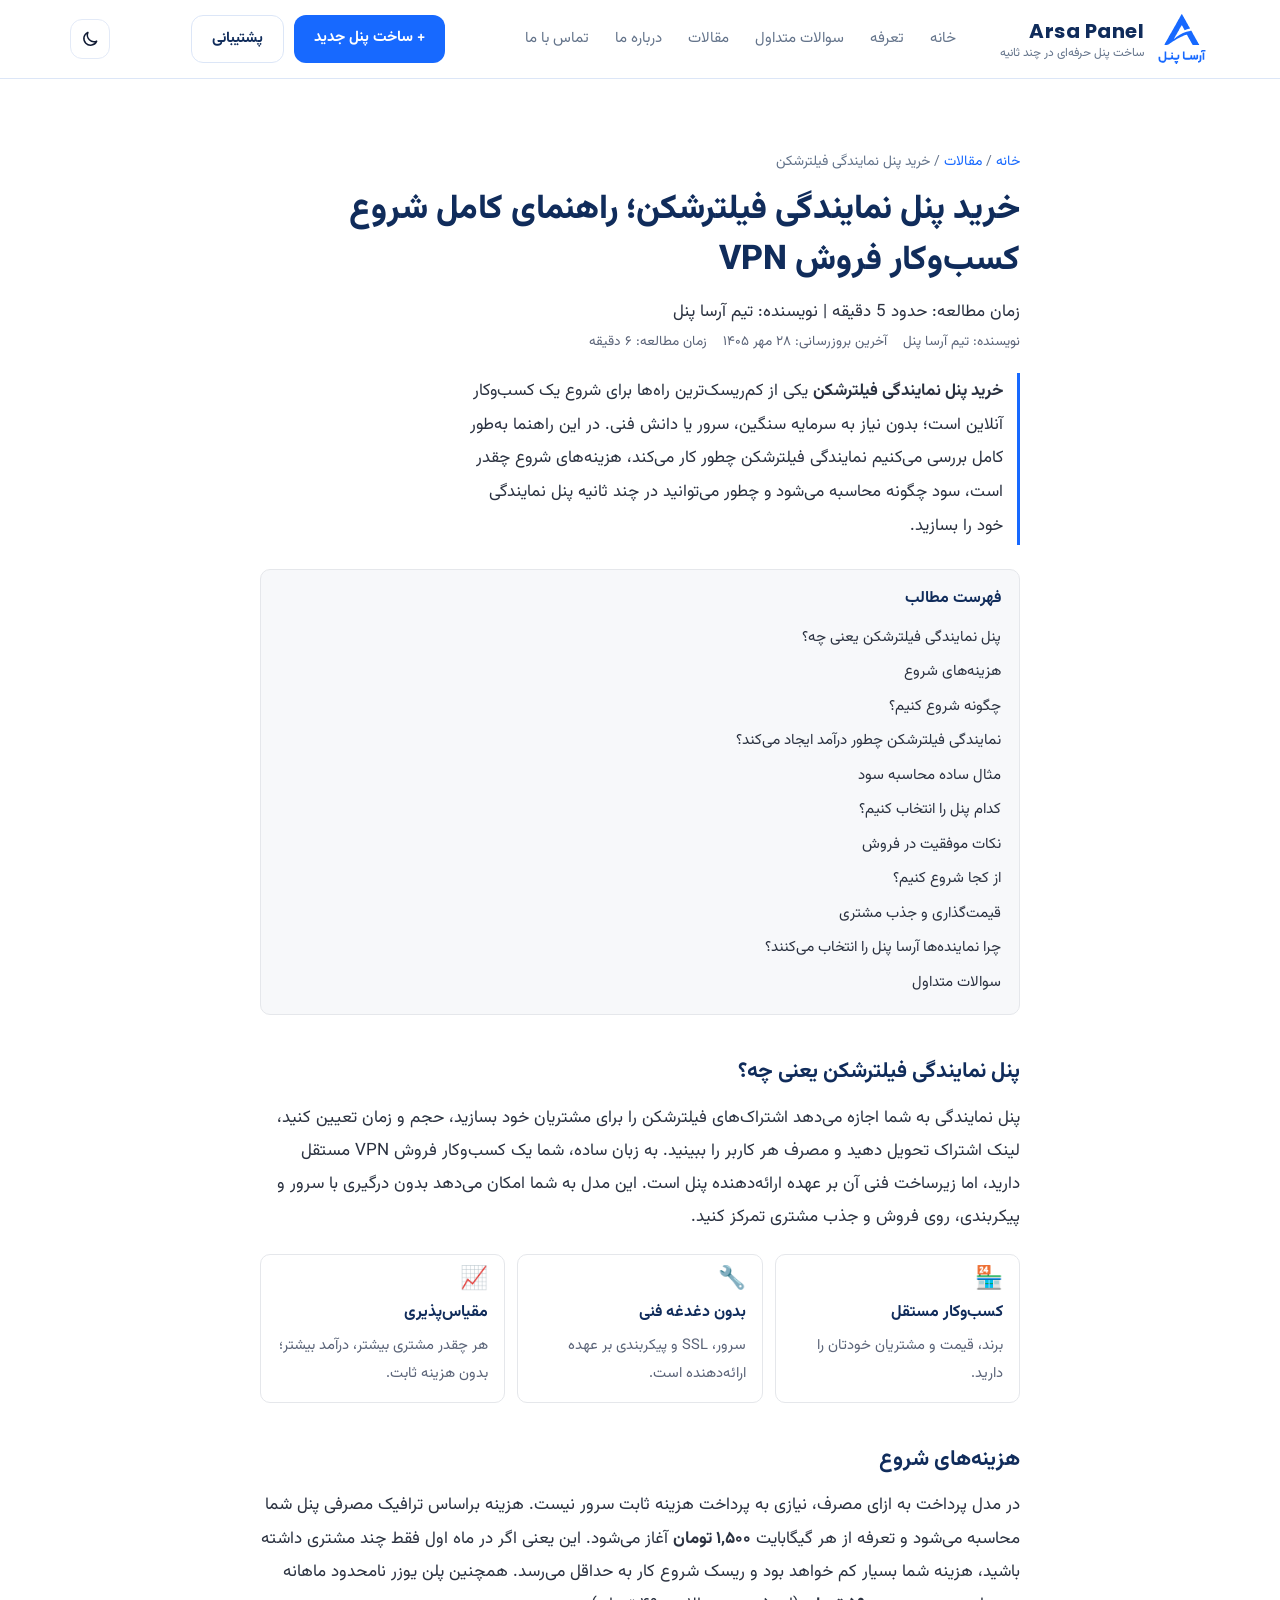
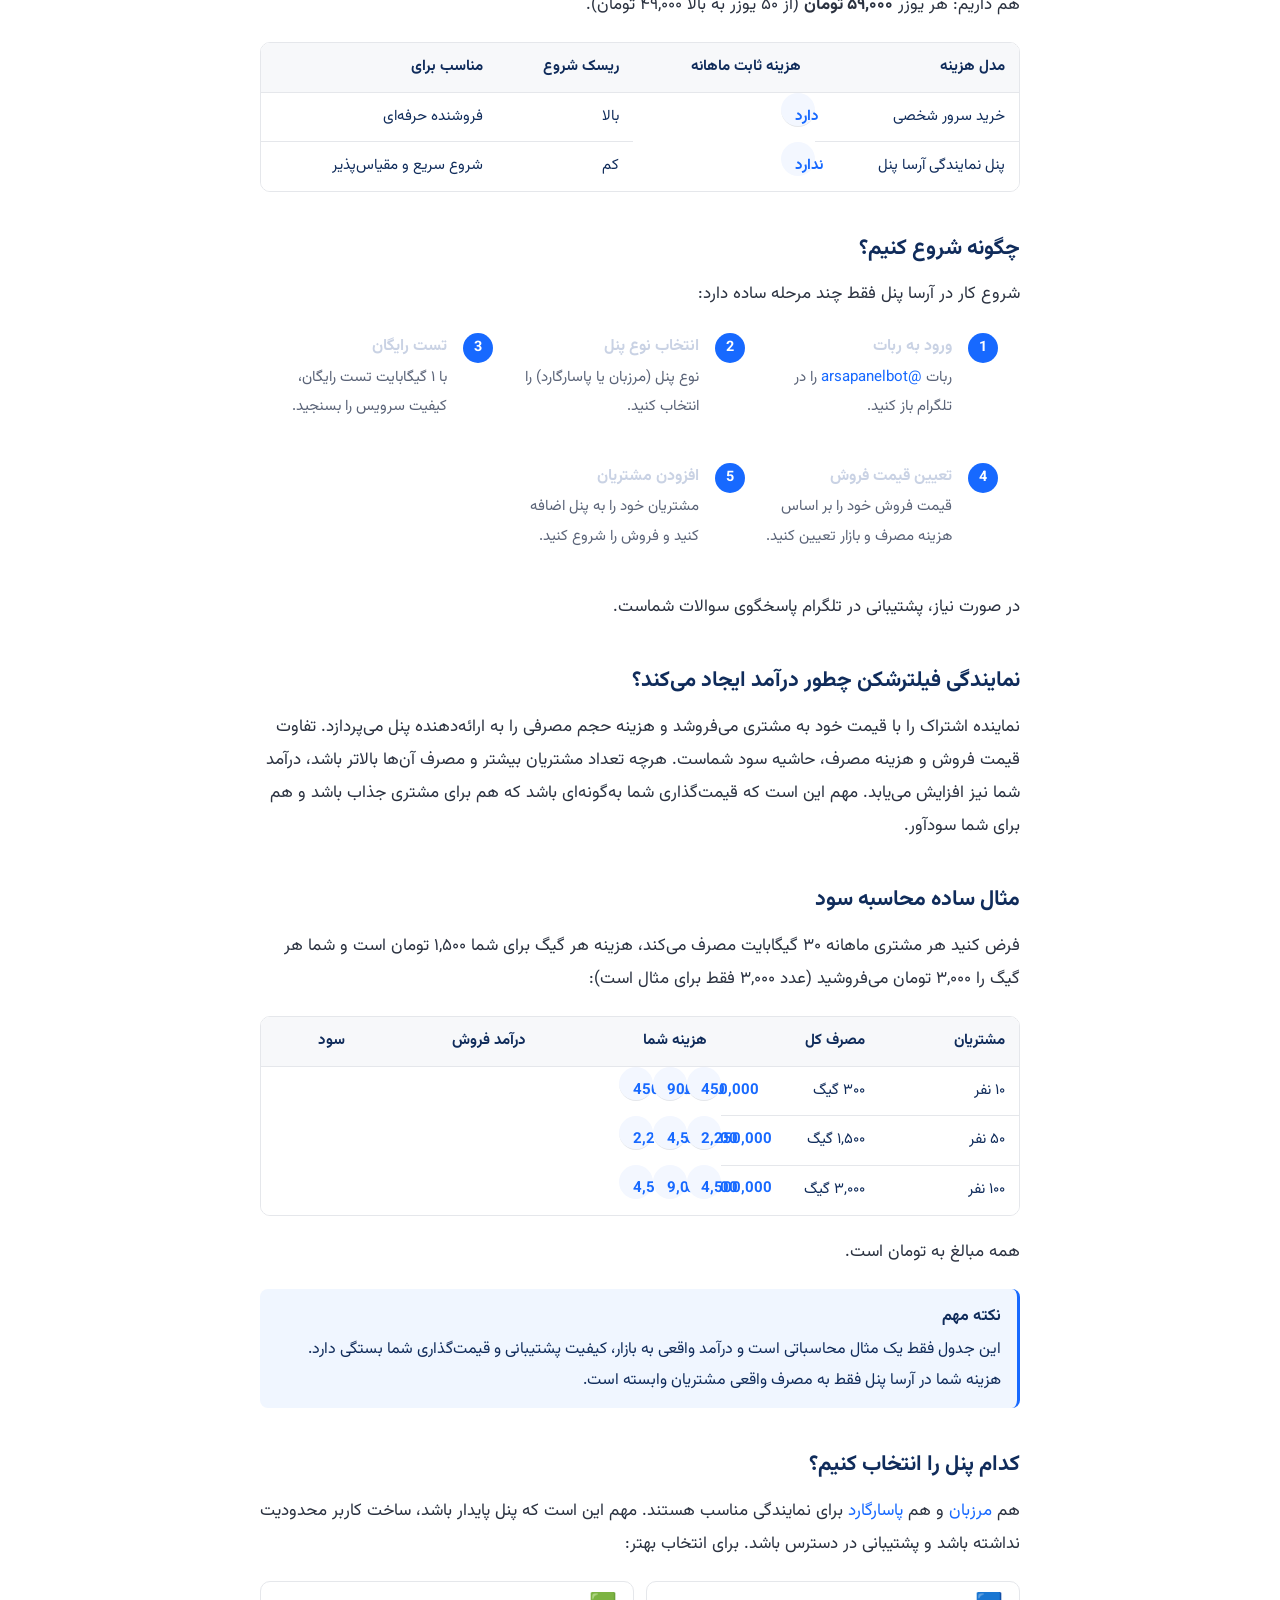
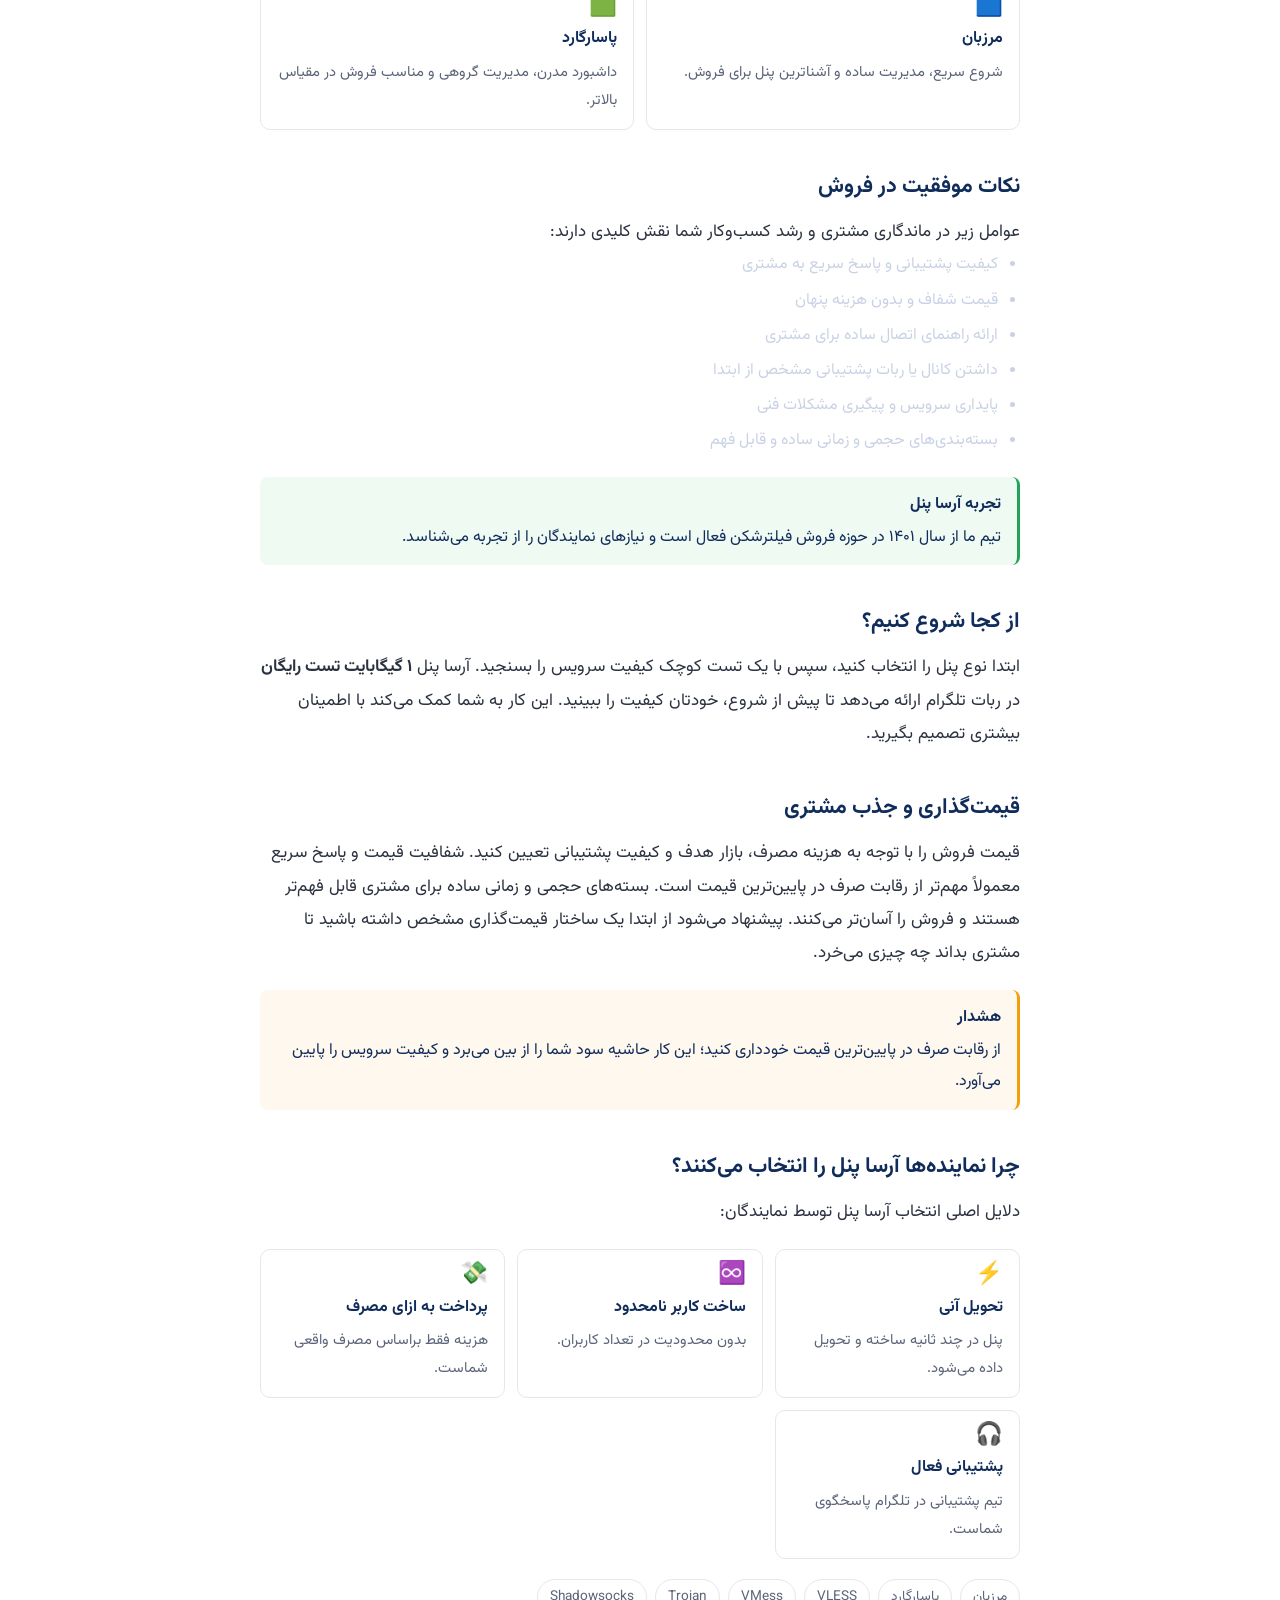
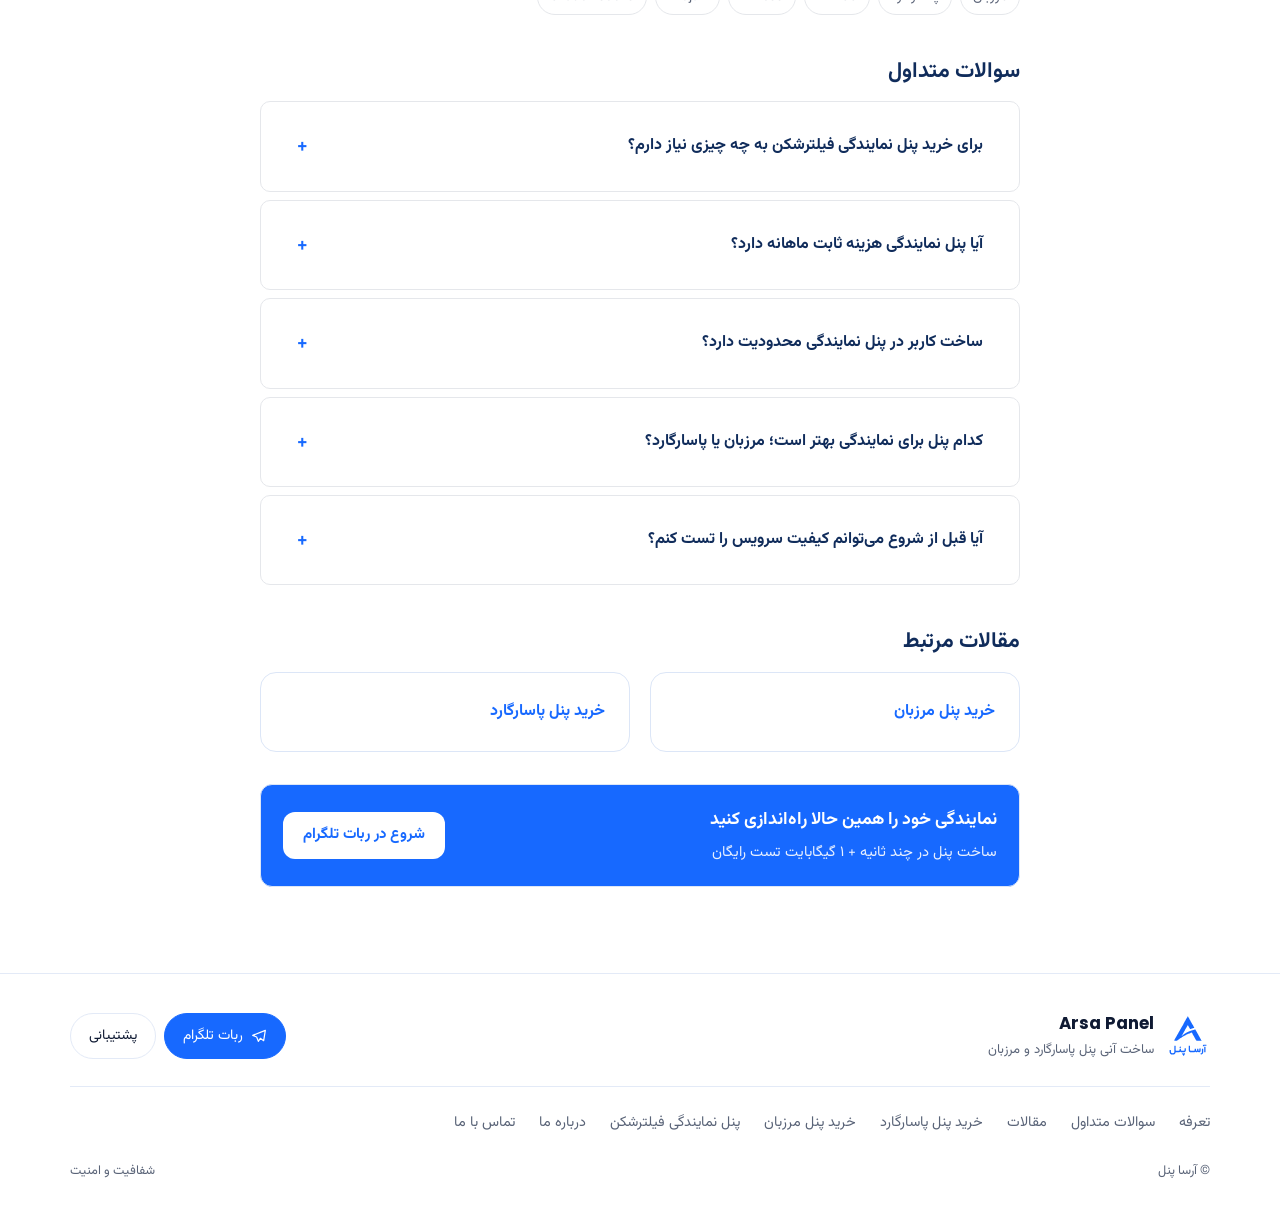
<file: reseller-vpn-panel.html>
<!DOCTYPE html><html lang="fa" dir="rtl"><head><meta charset="utf-8"><script>(function(){try{var t=localStorage.getItem("theme");if(!t)t=matchMedia("(prefers-color-scheme:dark)").matches?"dark":"light";document.documentElement.setAttribute("data-theme",t)}catch(e){}})()</script><meta name="viewport" content="width=device-width,initial-scale=1">
<title>خرید پنل نمایندگی فیلترشکن؛ راهنمای کامل شروع کسب‌وکار فروش VPN | آرسا پنل</title>
<meta name="description" content="راهنمای کامل خرید پنل نمایندگی فیلترشکن: هزینه‌های شروع، نحوه درآمد، محاسبه سود، انتخاب پنل مناسب، قیمت‌گذاری و جذب مشتری. شروع فروش VPN بدون هزینه ثابت با آرسا پنل.">
<meta name="keywords" content="خرید پنل نمایندگی فیلترشکن, پنل نمایندگی VPN, نمایندگی فیلترشکن, شروع فروش VPN, درآمد از فروش فیلترشکن">
<link rel="canonical" href="https://matinmok.github.io/arsapanel/reseller-vpn-panel.html">
<meta name="robots" content="index,follow,max-image-preview:large,max-snippet:-1,max-video-preview:-1">
<meta name="theme-color" content="#1769FF"><meta name="color-scheme" content="light dark"><meta name="author" content="آرسا پنل">
<meta property="og:type" content="article"><meta property="og:locale" content="fa_IR"><meta property="og:site_name" content="آرسا پنل"><meta property="og:title" content="خرید پنل نمایندگی فیلترشکن؛ راهنمای کامل شروع کسب‌وکار فروش VPN"><meta property="og:description" content="هر آنچه برای راه‌اندازی نمایندگی فیلترشکن باید بدانید: هزینه‌ها، محاسبه سود، انتخاب پنل، قیمت‌گذاری و جذب مشتری."><meta property="og:url" content="https://matinmok.github.io/arsapanel/reseller-vpn-panel.html"><meta property="og:image" content="https://matinmok.github.io/arsapanel/favicon.svg"><meta property="article:published_time" content="2025-01-01T00:00:00+03:30"><meta property="article:modified_time" content="2026-10-20T00:00:00+03:30"><meta property="article:section" content="راهنمای کسب‌وکار">
<meta name="twitter:card" content="summary"><meta name="twitter:title" content="خرید پنل نمایندگی فیلترشکن | آرسا پنل"><meta name="twitter:description" content="شروع فروش VPN بدون هزینه ثابت؛ راهنمای کامل آرسا پنل"><meta name="twitter:image" content="https://matinmok.github.io/arsapanel/favicon.svg">
<link rel="alternate" hreflang="fa-IR" href="https://matinmok.github.io/arsapanel/reseller-vpn-panel.html"><link rel="alternate" hreflang="x-default" href="https://matinmok.github.io/arsapanel/reseller-vpn-panel.html">
<link rel="icon" href="https://matinmok.github.io/arsapanel/favicon.svg" type="image/svg+xml"><link rel="preconnect" href="https://fonts.googleapis.com"><link rel="preconnect" href="https://fonts.gstatic.com" crossorigin><link href="https://fonts.googleapis.com/css2?family=Vazirmatn:wght@400;500;700;800&family=Poppins:wght@600;700;800&display=swap" rel="stylesheet"><link rel="preload" as="style" href="style.css"><link rel="stylesheet" href="style.css">
<style id="arsa-ui">
:root{--mb:#fff;--mt:#0f1a33;--mm:#5a6478;--ml:#e3eaf7;--ms:#f5f8ff}
html[data-theme=dark]{--mb:#0f1522;--mt:#eef2fa;--mm:#9aa6bd;--ml:#232c40;--ms:#121826;color-scheme:dark}
.hd-tools{display:flex;gap:8px;align-items:center;margin-inline-start:auto}
.ib{width:40px;height:40px;border-radius:12px;border:1px solid var(--ml);background:var(--mb);color:var(--mt);display:grid;place-items:center;cursor:pointer;padding:0;transition:.2s}
.ib:hover{border-color:#1769FF;color:#1769FF}
.ib svg{width:20px;height:20px;stroke:currentColor;fill:none;stroke-width:1.8;stroke-linecap:round;stroke-linejoin:round}
.ib-m{display:none}.ic-sun{display:none}
html[data-theme=dark] .ic-sun{display:block}html[data-theme=dark] .ic-moon{display:none}
.burger{display:none!important}
@media(max-width:900px){.nav,.hd-act{display:none!important}.ib-m{display:grid}}
.ov{position:fixed;inset:0;background:rgba(5,10,20,.55);backdrop-filter:blur(3px);opacity:0;visibility:hidden;transition:opacity .3s,visibility 0s .3s;z-index:90}
.dr{position:fixed;top:0;right:0;height:100%;width:min(320px,86vw);background:var(--mb);color:var(--mt);z-index:100;transform:translateX(100%);visibility:hidden;transition:transform .35s cubic-bezier(.2,.8,.2,1),visibility 0s .35s;display:flex;flex-direction:column;padding:18px;box-shadow:-24px 0 60px -24px rgba(0,0,0,.45);overflow-y:auto}
.dr-open .dr{transform:none;visibility:visible;transition-delay:0s}
.dr-open .ov{opacity:1;visibility:visible;transition-delay:0s}
.dr-open{overflow:hidden}
.dr-h{display:flex;justify-content:space-between;align-items:center;margin-bottom:20px}
.dr-h span{display:flex;align-items:center;gap:10px;font:700 1.05rem Poppins,sans-serif}
.dr nav{display:grid;gap:2px}
.dr nav a{padding:12px 14px;border-radius:12px;color:var(--mt);text-decoration:none;font-weight:500;transition:.2s}
.dr nav a:hover,.dr nav a.on{background:var(--ms);color:#1769FF}
.dr h2{margin:20px 14px 6px;font-size:.78rem;color:var(--mm);font-weight:500}
.dr-f{margin-top:auto;display:grid;gap:10px;padding-top:20px}
.mf{border-top:1px solid var(--ml);padding:36px 0 22px;margin-top:8px}
.mf-top{display:flex;justify-content:space-between;align-items:center;gap:18px;flex-wrap:wrap}
.mf-l{display:flex;align-items:center;gap:12px;text-decoration:none;color:var(--mt)}
.mf-l img{border-radius:12px}
.mf-l b{display:block;font:700 1.05rem Poppins,sans-serif}
.mf-l small{display:block;color:var(--mm);font-size:.82rem;margin-top:2px}
.mf-act{display:flex;gap:8px;flex-wrap:wrap}
.mf-pill{display:inline-flex;align-items:center;justify-content:center;gap:8px;padding:9px 18px;border-radius:99px;border:1px solid var(--ml);color:var(--mt);text-decoration:none;font-size:.88rem;transition:.2s}
.mf-pill:hover{border-color:#1769FF;color:#1769FF}
.mf-pill svg{width:16px;height:16px;stroke:currentColor;fill:none;stroke-width:1.8;stroke-linecap:round;stroke-linejoin:round}
.mf-pri,.mf-pri:hover{background:#1769FF;border-color:#1769FF;color:#fff}
.mf-pri:hover{background:#0f56d9}
.mf-nav{display:flex;flex-wrap:wrap;gap:8px 24px;margin-top:24px;padding-top:22px;border-top:1px solid var(--ml)}
.mf-nav a{color:var(--mm);text-decoration:none;font-size:.9rem;transition:color .2s}
.mf-nav a:hover{color:#1769FF}
.mf-b{display:flex;justify-content:space-between;flex-wrap:wrap;gap:8px;margin-top:22px;font-size:.8rem;color:var(--mm)}
.mf-b a{color:var(--mm);text-decoration:none}.mf-b a:hover{color:#1769FF}
@media(max-width:640px){.mf{padding:30px 0 18px}.mf-top{flex-direction:column;align-items:stretch;text-align:center}.mf-l{justify-content:center}.mf-act{display:grid;grid-template-columns:1fr 1fr}.mf-nav{justify-content:center;gap:10px 18px}.mf-b{flex-direction:column;align-items:center;text-align:center}}
html[data-theme=dark] body,html[data-theme=dark] .sec,html[data-theme=dark] .hero{background:#0b0f17!important;color:#e7ecf6}
html[data-theme=dark] .sec.alt{background:#0e131d!important}
html[data-theme=dark] .hd{background:rgba(11,15,23,.88)!important;border-color:#232c40!important}
html[data-theme=dark] :is(h1,h2,h3,h4,summary,.logo b){color:#f1f4fa!important}
html[data-theme=dark] :is(p,li,td,small,.lead,.kick,.nav a,.meta){color:#a3aec4!important}
html[data-theme=dark] .nav a.on{color:#6ea3ff!important}
html[data-theme=dark] .btn-o{background:transparent!important;color:#e7ecf6!important;border-color:#2d3850!important}
html[data-theme=dark] .btn-p{color:#fff!important}
@media(prefers-reduced-motion:reduce){.dr,.ov{transition:none}}
</style>
<style>
/* article.css — قالب مقاله آرسا پنل */
html{scroll-padding-top:84px}
.art{--line:#e5e7eb;--soft:#f7f8fa;--brand:#1769ff;--text:#2b3240;--muted:#5b6478}
.art h1.h1{line-height:1.5;margin:8px 0 10px}
.art h2{margin:40px 0 12px;font-size:1.35rem;line-height:1.6}
.art h3{margin:22px 0 8px;font-size:1.05rem}
.art p,.art li{line-height:1.95;color:var(--text)}
.art ul,.art ol{padding-right:22px}
.art li{margin-bottom:4px}
.art p a,.art li a,.art td a{color:var(--brand)}
.art .meta{display:flex;flex-wrap:wrap;gap:4px 16px;margin:0 0 18px;color:var(--muted);font-size:.85rem}
.art .lead{margin:16px 0 24px;padding:2px 14px 2px 0;border-right:3px solid var(--brand);font-size:1.05rem;line-height:2}
.toc{margin:24px 0;padding:14px 18px;background:var(--soft);border:1px solid var(--line);border-radius:10px}
.toc b{display:block;margin-bottom:6px}
.toc a{display:block;padding:3px 0;color:var(--text);text-decoration:none}
.toc a:hover{color:var(--brand)}
.cards{display:grid;grid-template-columns:repeat(auto-fit,minmax(220px,1fr));gap:12px;margin:20px 0}
.mini{padding:14px 16px;border:1px solid var(--line);border-radius:10px;background:#fff}
.mini .ic{font-size:1.4rem;line-height:1;margin-bottom:6px}
.mini h3{margin:0 0 4px;font-size:1rem}
.mini p{margin:0;font-size:.92rem;color:var(--muted);line-height:1.9}
.note{margin:20px 0;padding:12px 16px;border-radius:8px;border-right:3px solid;line-height:1.95}
.note b{display:block;margin-bottom:2px}
.note.info{background:#f0f6ff;border-color:#1769ff}
.note.warn{background:#fff8ee;border-color:#f59e0b}
.note.ok{background:#effaf3;border-color:#22a35a}
.tbl-wrap{margin:20px 0;overflow-x:auto;border:1px solid var(--line);border-radius:10px}
table.cmp,table.profit{width:100%;min-width:480px;border-collapse:collapse}
.cmp th,.cmp td,.profit th,.profit td{padding:10px 14px;text-align:right;border-bottom:1px solid var(--line);font-size:.94rem}
.cmp thead th,.profit thead th{background:var(--soft);font-weight:700}
.cmp tbody tr:last-child td,.profit tbody tr:last-child td{border-bottom:0}
.profit td.num{direction:ltr;text-align:center;font-weight:700}
.steps{counter-reset:st;list-style:none;margin:20px 0;padding:0}
.steps li{counter-increment:st;position:relative;padding:0 46px 16px 0}
.steps li::before{content:counter(st);position:absolute;right:0;top:2px;width:30px;height:30px;border-radius:50%;background:var(--brand);color:#fff;display:flex;align-items:center;justify-content:center;font-size:.9rem;font-weight:700}
.steps li b{display:block}
.steps li p{margin:0;color:var(--muted);font-size:.94rem}
.tags{display:flex;flex-wrap:wrap;gap:8px;margin:16px 0}
.tag{padding:4px 12px;border:1px solid var(--line);border-radius:999px;font-size:.85rem;color:var(--muted)}
.plans{display:grid;grid-template-columns:1fr 1fr;gap:12px;margin:20px 0}
.plan{padding:16px;border:1px solid var(--line);border-radius:10px}
.plan.f{border-color:var(--brand)}
.plan small{color:var(--muted)}
.plan h3{margin:2px 0 8px}
.plan .pr b{font-size:1.5rem;color:var(--brand)}
.plan ul{margin:10px 0 0;padding:0;list-style:none}
@media(max-width:700px){.plans{grid-template-columns:1fr}}
.faq details{margin-bottom:8px;border:1px solid var(--line);border-radius:10px;background:#fff}
.faq summary{display:flex;justify-content:space-between;align-items:center;gap:12px;padding:12px 16px;font-weight:700;cursor:pointer;list-style:none}
.faq summary::-webkit-details-marker{display:none}
.faq summary::after{content:'+';color:var(--brand);font-size:1.2rem}
.faq details[open] summary::after{content:'−'}
.faq details p{margin:0;padding:0 16px 14px;color:var(--muted)}
.banner{display:flex;flex-wrap:wrap;gap:12px;justify-content:space-between;align-items:center;margin:32px 0 8px;padding:18px 22px;background:var(--brand);color:#fff;border-radius:12px}
.banner b{font-size:1.1rem}
.banner p{margin:2px 0 0;color:#fff;opacity:.9;font-size:.92rem}
.art .banner .btn-p{background:#fff;color:var(--brand)}
/* دارک مود */
html[data-theme=dark] .art{--line:#232c40;--soft:#121826;--text:#c9d2e4;--muted:#8b95a8}
html[data-theme=dark] .art .mini,html[data-theme=dark] .art .faq details{background:#121826!important;border-color:#232c40!important}
html[data-theme=dark] .art .toc{background:#121826!important;border-color:#232c40!important}
html[data-theme=dark] .art .toc a{color:#c9d2e4}
html[data-theme=dark] .art .toc a:hover{color:#6ea3ff}
html[data-theme=dark] .art .note.info{background:#0f1b33!important;border-color:#1769ff!important}
html[data-theme=dark] .art .note.warn{background:#241a06!important;border-color:#f59e0b!important}
html[data-theme=dark] .art .note.ok{background:#0d2218!important;border-color:#22a35a!important}
html[data-theme=dark] .art .note b,html[data-theme=dark] .art .note p{color:#e7ecf6!important}
html[data-theme=dark] .art .cmp thead th,html[data-theme=dark] .art .profit thead th{background:#161d2d!important;color:#e7ecf6!important}
html[data-theme=dark] .art .cmp td,html[data-theme=dark] .art .cmp th,html[data-theme=dark] .art .profit td,html[data-theme=dark] .art .profit th{border-color:#232c40!important;color:#c9d2e4!important}
html[data-theme=dark] .art .tbl-wrap{border-color:#232c40!important}
html[data-theme=dark] .art .tag{border-color:#2d3850!important;color:#8b95a8!important}
html[data-theme=dark] .art .mini h3,html[data-theme=dark] .art h2,html[data-theme=dark] .art h1{color:#f1f4fa!important}
html[data-theme=dark] .art .mini p{color:#8b95a8!important}
html[data-theme=dark] .art .meta{color:#8b95a8!important}
html[data-theme=dark] .art .lead{color:#c9d2e4!important}
html[data-theme=dark] .art .lead b{color:#f1f4fa!important}
html[data-theme=dark] .art p,.art li{color:#c9d2e4!important}
html[data-theme=dark] .art .steps li p{color:#8b95a8!important}
html[data-theme=dark] .art .plan{border-color:#232c40!important}
html[data-theme=dark] .art .plan.f{border-color:#1769FF!important}
</style>
<script type="application/ld+json">{"@context":"https://schema.org","@type":"Article","headline":"خرید پنل نمایندگی فیلترشکن؛ راهنمای کامل شروع کسب‌وکار فروش VPN","description":"راهنمای کامل خرید پنل نمایندگی فیلترشکن: هزینه‌های شروع، نحوه درآمد، محاسبه سود، انتخاب پنل مناسب، قیمت‌گذاری و جذب مشتری. شروع فروش VPN بدون هزینه ثابت با آرسا پنل.","inLanguage":"fa","mainEntityOfPage":{"@type":"WebPage","@id":"https://matinmok.github.io/arsapanel/reseller-vpn-panel.html"},"datePublished":"2025-01-01","dateModified":"2026-10-20","image":["https://matinmok.github.io/arsapanel/favicon.svg"],"author":{"@type":"Organization","name":"آرسا پنل","url":"https://matinmok.github.io/arsapanel/"},"publisher":{"@type":"Organization","name":"آرسا پنل","logo":{"@type":"ImageObject","url":"https://matinmok.github.io/arsapanel/favicon.svg"}},"keywords":["خرید پنل نمایندگی فیلترشکن","پنل نمایندگی VPN","نمایندگی فیلترشکن","شروع فروش VPN","درآمد از فروش فیلترشکن"]}</script>
<script type="application/ld+json">{"@context":"https://schema.org","@type":"BreadcrumbList","itemListElement":[{"@type":"ListItem","position":1,"name":"خانه","item":"https://matinmok.github.io/arsapanel/"},{"@type":"ListItem","position":2,"name":"مقالات","item":"https://matinmok.github.io/arsapanel/articles.html"},{"@type":"ListItem","position":3,"name":"خرید پنل نمایندگی فیلترشکن","item":"https://matinmok.github.io/arsapanel/reseller-vpn-panel.html"}]}</script>
<script type="application/ld+json">{"@context":"https://schema.org","@type":"FAQPage","mainEntity":[{"@type":"Question","name":"برای خرید پنل نمایندگی فیلترشکن به چه چیزی نیاز دارم؟","acceptedAnswer":{"@type":"Answer","text":"فقط یک حساب تلگرام. بقیه مراحل از طریق ربات آرسا پنل انجام می‌شود؛ نیازی به خرید سرور یا دانش فنی نیست."}},{"@type":"Question","name":"آیا پنل نمایندگی هزینه ثابت ماهانه دارد؟","acceptedAnswer":{"@type":"Answer","text":"خیر، مدل پرداخت در آرسا پنل به ازای مصرف است و هزینه ثابت ماهانه ندارید. تعرفه از هر گیگابایت ۱,۵۰۰ تومان آغاز می‌شود."}},{"@type":"Question","name":"ساخت کاربر در پنل نمایندگی محدودیت دارد؟","acceptedAnswer":{"@type":"Answer","text":"خیر، در آرسا پنل ساخت کاربر محدودیتی ندارد و می‌توانید به تعداد دلخواه کاربر تعریف کنید."}},{"@type":"Question","name":"کدام پنل برای نمایندگی بهتر است؛ مرزبان یا پاسارگارد؟","acceptedAnswer":{"@type":"Answer","text":"هر دو برای نمایندگی مناسب هستند. پاسارگارد برای فروش حرفه‌ای، مقیاس بزرگ و امکانات گروهی و مرزبان برای شروع سریع و فروش ساده گزینه مناسبی است."}},{"@type":"Question","name":"آیا قبل از شروع می‌توانم کیفیت سرویس را تست کنم؟","acceptedAnswer":{"@type":"Answer","text":"بله، آرسا پنل ۱ گیگابایت تست رایگان در ربات تلگرام ارائه می‌دهد تا پیش از شروع، خودتان کیفیت را ببینید."}}]}</script>
</head><body>
<header class="hd"><div class="wrap hd-in"><a class="logo" href="./"><img src="https://matinmok.github.io/arsapanel/favicon.svg" width="56" height="56" alt="Arsa Panel"><span><b style="font-family:'Poppins',sans-serif;letter-spacing:.5px">Arsa Panel</b><small>ساخت پنل حرفه‌ای در چند ثانیه</small></span></a>
<button class="burger" aria-label="منو" aria-expanded="false">☰</button><nav class="nav" aria-label="منوی اصلی"><a href="./">خانه</a><a href="./#pricing">تعرفه</a><a href="./#faq">سوالات متداول</a><a href="articles.html">مقالات</a><a href="about.html">درباره ما</a><a href="contact.html">تماس با ما</a></nav>
<div class="hd-act"><a class="btn btn-p" href="https://t.me/arsapanelbot" rel="noopener" target="_blank">+ ساخت پنل جدید</a><a class="btn btn-o" href="https://t.me/Mykalikal" rel="noopener" target="_blank">پشتیبانی</a></div><div class="hd-tools"><button type="button" class="ib" id="thb" aria-label="تغییر حالت تیره / روشن"><svg class="ic-moon" viewBox="0 0 24 24" aria-hidden="true"><path d="M20 14.5A8 8 0 0 1 9.5 4 8 8 0 1 0 20 14.5z"/></svg><svg class="ic-sun" viewBox="0 0 24 24" aria-hidden="true"><circle cx="12" cy="12" r="4"/><path d="M12 2v2M12 20v2M4.9 4.9l1.4 1.4M17.7 17.7l1.4 1.4M2 12h2M20 12h2M4.9 19.1l1.4-1.4M17.7 6.3l1.4-1.4"/></svg></button><button type="button" class="ib ib-m" id="mb" aria-label="باز کردن منو" aria-controls="dr" aria-expanded="false"><svg viewBox="0 0 24 24" aria-hidden="true"><path d="M4 7h16M4 12h16M4 17h10"/></svg></button></div></div></header>
<div class="ov" id="ov"></div><aside class="dr" id="dr" role="dialog" aria-modal="true" aria-label="منوی سایت"><div class="dr-h"><span><img src="https://matinmok.github.io/arsapanel/favicon.svg" width="34" height="34" alt="">Arsa Panel</span><button type="button" class="ib" id="dc" aria-label="بستن منو"><svg viewBox="0 0 24 24" aria-hidden="true"><path d="M6 6l12 12M18 6L6 18"/></svg></button></div><nav aria-label="منوی موبایل"><a href="./">خانه</a><a href="./#pricing">تعرفه</a><a href="./#faq">سوالات متداول</a><a href="articles.html">مقالات</a><a href="about.html">درباره ما</a><a href="contact.html">تماس با ما</a><h2>راهنماها</h2><a href="buy-pasarguard.html">خرید پنل پاسارگارد</a><a href="buy-marzban-panel.html">خرید پنل مرزبان</a><a href="reseller-vpn-panel.html">پنل نمایندگی فیلترشکن</a></nav><div class="dr-f"><a class="btn btn-p btn-l" href="https://t.me/arsapanelbot" target="_blank" rel="noopener">+ ساخت پنل جدید</a><a class="btn btn-o btn-l" href="https://t.me/Mykalikal" target="_blank" rel="noopener">پشتیبانی</a></div></aside>
<main>
<article class="sec">
<div class="wrap narrow art">
<nav class="bc" aria-label="مسیر صفحه"><a href="./">خانه</a> / <a href="articles.html">مقالات</a> / <span>خرید پنل نمایندگی فیلترشکن</span></nav><h1 class="h1">خرید پنل نمایندگی فیلترشکن؛ راهنمای کامل شروع کسب‌وکار فروش VPN</h1><p class="meta"><span>نویسنده: تیم آرسا پنل</span><span>آخرین بروزرسانی: <time datetime="2026-10-20">۲۸ مهر ۱۴۰۵</time></span><span>زمان مطالعه: ۶ دقیقه</span></p>
<p class="lead"><b>خرید پنل نمایندگی فیلترشکن</b> یکی از کم‌ریسک‌ترین راه‌ها برای شروع یک کسب‌وکار آنلاین است؛ بدون نیاز به سرمایه سنگین، سرور یا دانش فنی. در این راهنما به‌طور کامل بررسی می‌کنیم نمایندگی فیلترشکن چطور کار می‌کند، هزینه‌های شروع چقدر است، سود چگونه محاسبه می‌شود و چطور می‌توانید در چند ثانیه پنل نمایندگی خود را بسازید.</p>
<nav class="toc" aria-label="فهرست مطالب"><b>فهرست مطالب</b><a href="#s0">پنل نمایندگی فیلترشکن یعنی چه؟</a><a href="#s1">هزینه‌های شروع</a><a href="#s2">چگونه شروع کنیم؟</a><a href="#s3">نمایندگی فیلترشکن چطور درآمد ایجاد می‌کند؟</a><a href="#s4">مثال ساده محاسبه سود</a><a href="#s5">کدام پنل را انتخاب کنیم؟</a><a href="#s6">نکات موفقیت در فروش</a><a href="#s7">از کجا شروع کنیم؟</a><a href="#s8">قیمت‌گذاری و جذب مشتری</a><a href="#s9">چرا نماینده‌ها آرسا پنل را انتخاب می‌کنند؟</a><a href="#s10">سوالات متداول</a></nav>
<h2 id="s0">پنل نمایندگی فیلترشکن یعنی چه؟</h2><p>پنل نمایندگی به شما اجازه می‌دهد اشتراک‌های فیلترشکن را برای مشتریان خود بسازید، حجم و زمان تعیین کنید، لینک اشتراک تحویل دهید و مصرف هر کاربر را ببینید. به زبان ساده، شما یک کسب‌وکار فروش VPN مستقل دارید، اما زیرساخت فنی آن بر عهده ارائه‌دهنده پنل است. این مدل به شما امکان می‌دهد بدون درگیری با سرور و پیکربندی، روی فروش و جذب مشتری تمرکز کنید.</p>
<div class="cards"><div class="mini"><div class="ic">🏪</div><h3>کسب‌وکار مستقل</h3><p>برند، قیمت و مشتریان خودتان را دارید.</p></div><div class="mini"><div class="ic">🔧</div><h3>بدون دغدغه فنی</h3><p>سرور، SSL و پیکربندی بر عهده ارائه‌دهنده است.</p></div><div class="mini"><div class="ic">📈</div><h3>مقیاس‌پذیری</h3><p>هر چقدر مشتری بیشتر، درآمد بیشتر؛ بدون هزینه ثابت.</p></div></div>
<h2 id="s1">هزینه‌های شروع</h2><p>در مدل پرداخت به ازای مصرف، نیازی به پرداخت هزینه ثابت سرور نیست. هزینه براساس ترافیک مصرفی پنل شما محاسبه می‌شود و تعرفه از هر گیگابایت <b>۱,۵۰۰ تومان</b> آغاز می‌شود. این یعنی اگر در ماه اول فقط چند مشتری داشته باشید، هزینه شما بسیار کم خواهد بود و ریسک شروع کار به حداقل می‌رسد. همچنین پلن یوزر نامحدود ماهانه هم داریم: هر یوزر <b>۵۹,۰۰۰ تومان</b> (از ۵۰ یوزر به بالا ۴۹,۰۰۰ تومان).</p>
<div class="tbl-wrap"><table class="profit"><thead><tr><th>مدل هزینه</th><th>هزینه ثابت ماهانه</th><th>ریسک شروع</th><th>مناسب برای</th></tr></thead><tbody><tr><td>خرید سرور شخصی</td><td class="num">دارد</td><td>بالا</td><td>فروشنده حرفه‌ای</td></tr><tr><td>پنل نمایندگی آرسا پنل</td><td class="num">ندارد</td><td>کم</td><td>شروع سریع و مقیاس‌پذیر</td></tr></tbody></table></div>
<h2 id="s2">چگونه شروع کنیم؟</h2><p>شروع کار در آرسا پنل فقط چند مرحله ساده دارد:</p>
<ol class="steps"><li><b>ورود به ربات</b><p>ربات <a href="https://t.me/arsapanelbot" target="_blank" rel="noopener">@arsapanelbot</a> را در تلگرام باز کنید.</p></li><li><b>انتخاب نوع پنل</b><p>نوع پنل (مرزبان یا پاسارگارد) را انتخاب کنید.</p></li><li><b>تست رایگان</b><p>با ۱ گیگابایت تست رایگان، کیفیت سرویس را بسنجید.</p></li><li><b>تعیین قیمت فروش</b><p>قیمت فروش خود را بر اساس هزینه مصرف و بازار تعیین کنید.</p></li><li><b>افزودن مشتریان</b><p>مشتریان خود را به پنل اضافه کنید و فروش را شروع کنید.</p></li></ol>
<p>در صورت نیاز، پشتیبانی در تلگرام پاسخگوی سوالات شماست.</p>
<h2 id="s3">نمایندگی فیلترشکن چطور درآمد ایجاد می‌کند؟</h2><p>نماینده اشتراک را با قیمت خود به مشتری می‌فروشد و هزینه حجم مصرفی را به ارائه‌دهنده پنل می‌پردازد. تفاوت قیمت فروش و هزینه مصرف، حاشیه سود شماست. هرچه تعداد مشتریان بیشتر و مصرف آن‌ها بالاتر باشد، درآمد شما نیز افزایش می‌یابد. مهم این است که قیمت‌گذاری شما به‌گونه‌ای باشد که هم برای مشتری جذاب باشد و هم برای شما سودآور.</p>
<h2 id="s4">مثال ساده محاسبه سود</h2><p>فرض کنید هر مشتری ماهانه ۳۰ گیگابایت مصرف می‌کند، هزینه هر گیگ برای شما ۱,۵۰۰ تومان است و شما هر گیگ را ۳,۰۰۰ تومان می‌فروشید (عدد ۳,۰۰۰ فقط برای مثال است):</p>
<div class="tbl-wrap"><table class="profit"><thead><tr><th>مشتریان</th><th>مصرف کل</th><th>هزینه شما</th><th>درآمد فروش</th><th>سود</th></tr></thead><tbody><tr><td>۱۰ نفر</td><td>۳۰۰ گیگ</td><td class="num">450,000</td><td class="num">900,000</td><td class="num">450,000</td></tr><tr><td>۵۰ نفر</td><td>۱,۵۰۰ گیگ</td><td class="num">2,250,000</td><td class="num">4,500,000</td><td class="num">2,250,000</td></tr><tr><td>۱۰۰ نفر</td><td>۳,۰۰۰ گیگ</td><td class="num">4,500,000</td><td class="num">9,000,000</td><td class="num">4,500,000</td></tr></tbody></table></div>
<p>همه مبالغ به تومان است.</p>
<div class="note info"><b>نکته مهم</b>این جدول فقط یک مثال محاسباتی است و درآمد واقعی به بازار، کیفیت پشتیبانی و قیمت‌گذاری شما بستگی دارد. هزینه شما در آرسا پنل فقط به مصرف واقعی مشتریان وابسته است.</div>
<h2 id="s5">کدام پنل را انتخاب کنیم؟</h2><p>هم <a href="buy-marzban-panel.html">مرزبان</a> و هم <a href="buy-pasarguard.html">پاسارگارد</a> برای نمایندگی مناسب هستند. مهم این است که پنل پایدار باشد، ساخت کاربر محدودیت نداشته باشد و پشتیبانی در دسترس باشد. برای انتخاب بهتر:</p>
<div class="cards"><div class="mini"><div class="ic">🟦</div><h3>مرزبان</h3><p>شروع سریع، مدیریت ساده و آشناترین پنل برای فروش.</p></div><div class="mini"><div class="ic">🟩</div><h3>پاسارگارد</h3><p>داشبورد مدرن، مدیریت گروهی و مناسب فروش در مقیاس بالاتر.</p></div></div>
<h2 id="s6">نکات موفقیت در فروش</h2><p>عوامل زیر در ماندگاری مشتری و رشد کسب‌وکار شما نقش کلیدی دارند:</p>
<ul><li>کیفیت پشتیبانی و پاسخ سریع به مشتری</li><li>قیمت شفاف و بدون هزینه پنهان</li><li>ارائه راهنمای اتصال ساده برای مشتری</li><li>داشتن کانال یا ربات پشتیبانی مشخص از ابتدا</li><li>پایداری سرویس و پیگیری مشکلات فنی</li><li>بسته‌بندی‌های حجمی و زمانی ساده و قابل فهم</li></ul>
<div class="note ok"><b>تجربه آرسا پنل</b>تیم ما از سال ۱۴۰۱ در حوزه فروش فیلترشکن فعال است و نیازهای نمایندگان را از تجربه می‌شناسد.</div>
<h2 id="s7">از کجا شروع کنیم؟</h2><p>ابتدا نوع پنل را انتخاب کنید، سپس با یک تست کوچک کیفیت سرویس را بسنجید. آرسا پنل <b>۱ گیگابایت تست رایگان</b> در ربات تلگرام ارائه می‌دهد تا پیش از شروع، خودتان کیفیت را ببینید. این کار به شما کمک می‌کند با اطمینان بیشتری تصمیم بگیرید.</p>
<h2 id="s8">قیمت‌گذاری و جذب مشتری</h2><p>قیمت فروش را با توجه به هزینه مصرف، بازار هدف و کیفیت پشتیبانی تعیین کنید. شفافیت قیمت و پاسخ سریع معمولاً مهم‌تر از رقابت صرف در پایین‌ترین قیمت است. بسته‌های حجمی و زمانی ساده برای مشتری قابل فهم‌تر هستند و فروش را آسان‌تر می‌کنند. پیشنهاد می‌شود از ابتدا یک ساختار قیمت‌گذاری مشخص داشته باشید تا مشتری بداند چه چیزی می‌خرد.</p>
<div class="note warn"><b>هشدار</b>از رقابت صرف در پایین‌ترین قیمت خودداری کنید؛ این کار حاشیه سود شما را از بین می‌برد و کیفیت سرویس را پایین می‌آورد.</div>
<h2 id="s9">چرا نماینده‌ها آرسا پنل را انتخاب می‌کنند؟</h2><p>دلایل اصلی انتخاب آرسا پنل توسط نمایندگان:</p>
<div class="cards"><div class="mini"><div class="ic">⚡</div><h3>تحویل آنی</h3><p>پنل در چند ثانیه ساخته و تحویل داده می‌شود.</p></div><div class="mini"><div class="ic">♾️</div><h3>ساخت کاربر نامحدود</h3><p>بدون محدودیت در تعداد کاربران.</p></div><div class="mini"><div class="ic">💸</div><h3>پرداخت به ازای مصرف</h3><p>هزینه فقط براساس مصرف واقعی شماست.</p></div><div class="mini"><div class="ic">🎧</div><h3>پشتیبانی فعال</h3><p>تیم پشتیبانی در تلگرام پاسخگوی شماست.</p></div></div>
<div class="tags"><span class="tag">مرزبان</span><span class="tag">پاسارگارد</span><span class="tag">VLESS</span><span class="tag">VMess</span><span class="tag">Trojan</span><span class="tag">Shadowsocks</span></div>
<h2 id="s10">سوالات متداول</h2>
<div class="faq">
<details><summary>برای خرید پنل نمایندگی فیلترشکن به چه چیزی نیاز دارم؟</summary><p>فقط یک حساب تلگرام. بقیه مراحل از طریق ربات آرسا پنل انجام می‌شود؛ نیازی به خرید سرور یا دانش فنی نیست.</p></details>
<details><summary>آیا پنل نمایندگی هزینه ثابت ماهانه دارد؟</summary><p>خیر، مدل پرداخت در آرسا پنل به ازای مصرف است و هزینه ثابت ماهانه ندارید. تعرفه از هر گیگابایت ۱,۵۰۰ تومان آغاز می‌شود. پلن یوزر نامحدود ماهانه هم موجود است (هر یوزر ۵۹,۰۰۰ تومان).</p></details>
<details><summary>ساخت کاربر در پنل نمایندگی محدودیت دارد؟</summary><p>خیر، در آرسا پنل ساخت کاربر محدودیتی ندارد و می‌توانید به تعداد دلخواه کاربر تعریف کنید.</p></details>
<details><summary>کدام پنل برای نمایندگی بهتر است؛ مرزبان یا پاسارگارد؟</summary><p>هر دو برای نمایندگی مناسب هستند. پاسارگارد برای فروش حرفه‌ای، مقیاس بزرگ و امکانات گروهی و مرزبان برای شروع سریع و فروش ساده گزینه مناسبی است.</p></details>
<details><summary>آیا قبل از شروع می‌توانم کیفیت سرویس را تست کنم؟</summary><p>بله، آرسا پنل ۱ گیگابایت تست رایگان در ربات تلگرام ارائه می‌دهد تا پیش از شروع، خودتان کیفیت را ببینید.</p></details>
</div>
<h2>مقالات مرتبط</h2>
<div class="g2"><a class="card" href="buy-marzban-panel.html">خرید پنل مرزبان</a><a class="card" href="buy-pasarguard.html">خرید پنل پاسارگارد</a></div>
<div class="banner"><div><b>نمایندگی خود را همین حالا راه‌اندازی کنید</b><p>ساخت پنل در چند ثانیه + ۱ گیگابایت تست رایگان</p></div><a class="btn btn-p" href="https://t.me/arsapanelbot" target="_blank" rel="noopener">شروع در ربات تلگرام</a></div>
</div></article></main>
<footer class="mf"><div class="wrap"><div class="mf-top"><a class="mf-l" href="./"><img src="https://matinmok.github.io/arsapanel/favicon.svg" width="44" height="44" alt="آرسا پنل"><span><b>Arsa Panel</b><small>ساخت آنی پنل پاسارگارد و مرزبان</small></span></a><div class="mf-act"><a class="mf-pill mf-pri" href="https://t.me/arsapanelbot" target="_blank" rel="noopener"><svg viewBox="0 0 24 24" aria-hidden="true"><path d="M21.5 3.5 2.5 11l6 2.5L11 20l3-4.5 5 3.500z"/></svg>ربات تلگرام</a><a class="mf-pill" href="https://t.me/Mykalikal" target="_blank" rel="noopener">پشتیبانی</a></div></div><nav class="mf-nav" aria-label="پیوندهای فوتر"><a href="./#pricing">تعرفه</a><a href="./#faq">سوالات متداول</a><a href="articles.html">مقالات</a><a href="buy-pasarguard.html">خرید پنل پاسارگارد</a><a href="buy-marzban-panel.html">خرید پنل مرزبان</a><a href="reseller-vpn-panel.html">پنل نمایندگی فیلترشکن</a><a href="about.html">درباره ما</a><a href="contact.html">تماس با ما</a></nav><div class="mf-b"><span>© آرسا پنل</span><a href="trust.html">شفافیت و امنیت</a></div></div></footer><script src="script.js"></script>
<script>
(function(){var d=document,r=d.documentElement,b=d.getElementById('thb'),m=d.getElementById('mb'),c=d.getElementById('dc'),o=d.getElementById('ov'),p=d.getElementById('dr');
function tc(t){var e=d.querySelector('meta[name=theme-color]');if(e)e.setAttribute('content',t=='dark'?'#0b0f17':'#1769FF')}
tc(r.getAttribute('data-theme'));
if(b)b.onclick=function(){var t=r.getAttribute('data-theme')=='dark'?'light':'dark';r.setAttribute('data-theme',t);try{localStorage.setItem('theme',t)}catch(e){}tc(t)};
function op(){r.classList.add('dr-open');m.setAttribute('aria-expanded','true');setTimeout(function(){c.focus()},60)}
function cl(){r.classList.remove('dr-open');m.setAttribute('aria-expanded','false');m.focus()}
if(m&&p){m.onclick=op;c.onclick=cl;o.onclick=cl;p.querySelectorAll('a').forEach(function(a){a.addEventListener('click',function(){r.classList.remove('dr-open')})});
d.addEventListener('keydown',function(e){if(e.key=='Escape'&&r.classList.contains('dr-open'))cl()});
matchMedia('(min-width:901px)').addEventListener('change',function(q){if(q.matches)r.classList.remove('dr-open')})}})();
</script>
<script>
(function(){var d=document,r=d.documentElement;
function fx(){d.querySelectorAll('[data-wb],[data-dt]').forEach(function(e){e.removeAttribute('data-wb');e.removeAttribute('data-dt')});
if(r.getAttribute('data-theme')!='dark')return;
d.body.querySelectorAll('*').forEach(function(e){if(e.closest('.x-dash,.x-calc,.btn-p,.mf-pri,svg,script,style'))return;
var s=getComputedStyle(e),b=s.backgroundColor.match(/[\d.]+/g);
if(b&&(b.length<4||+b[3]>.6)&&+b[0]>200&&+b[1]>200&&+b[2]>200)e.setAttribute('data-wb','1');
var c=s.color.match(/[\d.]+/g);
if(c&&(+c[0]+ +c[1]+ +c[2])<330&&Array.prototype.some.call(e.childNodes,function(n){return n.nodeType==3&&n.textContent.trim()}))e.setAttribute('data-dt','1')})}
var t=d.getElementById('thb');if(t)t.addEventListener('click',function(){setTimeout(fx,450)});
window.addEventListener('load',function(){setTimeout(fx,200);setTimeout(fx,900)})})();
</script></body></html>
</file>
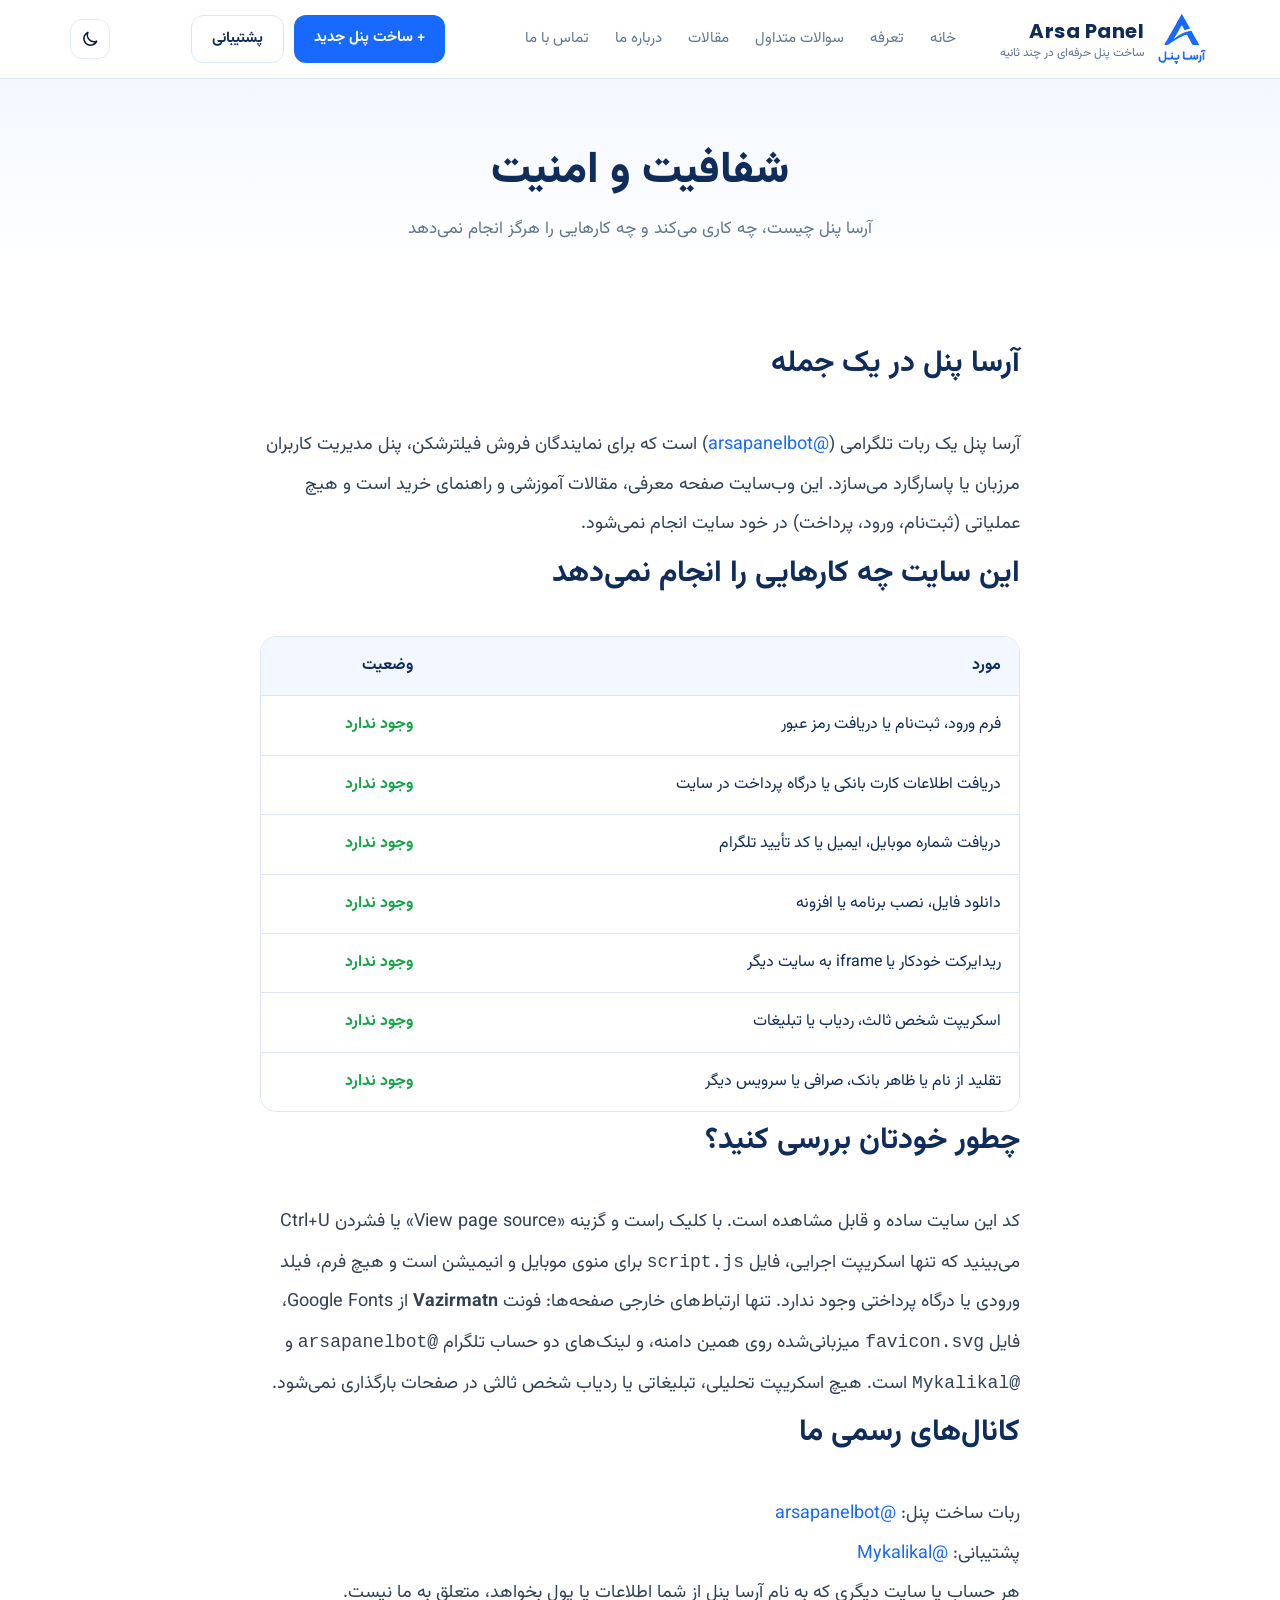
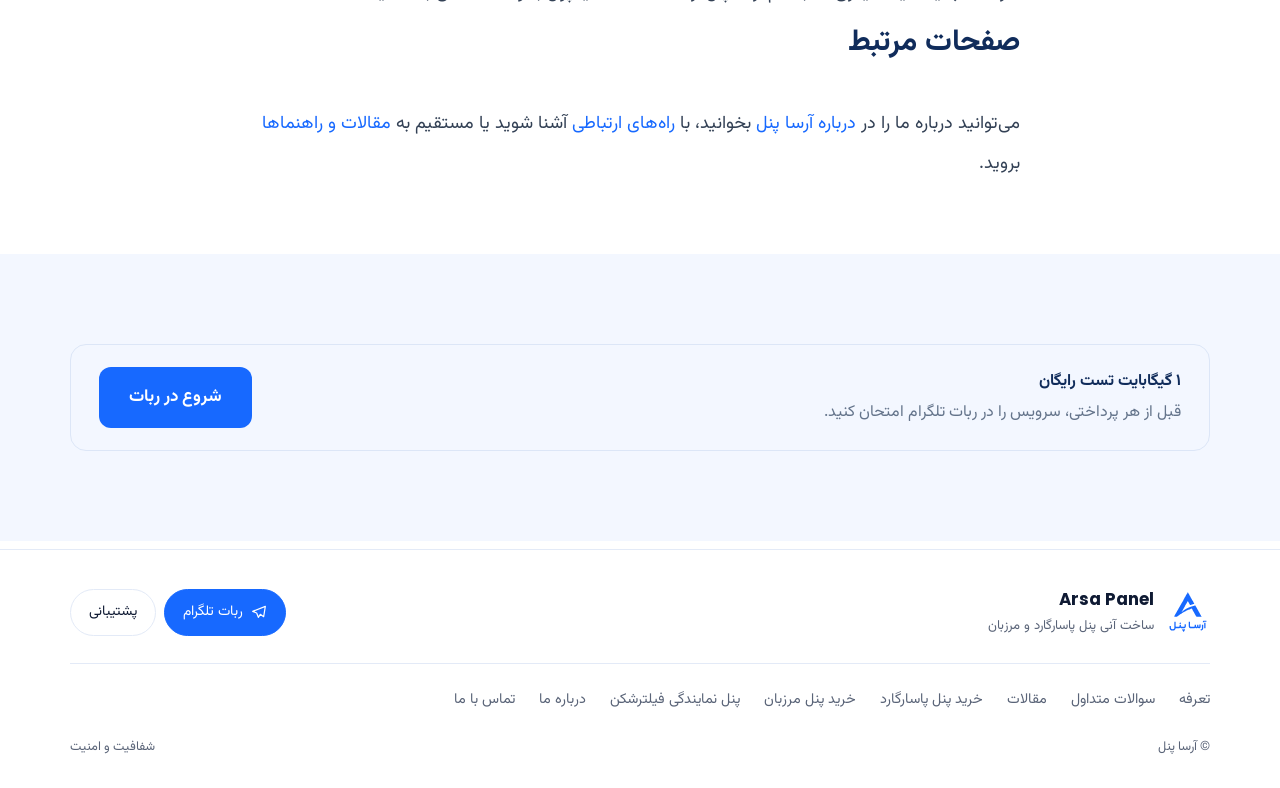
<file: trust.html>
<!DOCTYPE html><html lang="fa" dir="rtl"><head><meta charset="utf-8"><script>(function(){try{var t=localStorage.getItem("theme");if(!t)t=matchMedia("(prefers-color-scheme:dark)").matches?"dark":"light";document.documentElement.setAttribute("data-theme",t)}catch(e){}})()</script><meta name="viewport" content="width=device-width,initial-scale=1">
<title>شفافیت و امنیت؛ آرسا پنل چیست و چه کاری نمی‌کند — آرسا پنل</title>
<meta name="description" content="آرسا پنل فقط یک ربات تلگرامی برای ساخت پنل مرزبان و پاسارگارد است. این سایت فرم ورود، دریافت رمز، اطلاعات کارت بانکی و دانلود فایل ندارد.">
<meta name="keywords" content="شفافیت آرسا پنل, امنیت آرسا پنل, آرسا پنل چیست, اعتماد آرسا پنل">
<link rel="canonical" href="https://matinmok.github.io/arsapanel/trust.html">
<meta name="robots" content="index,follow,max-image-preview:large,max-snippet:-1,max-video-preview:-1">
<meta name="theme-color" content="#1769FF"><meta name="color-scheme" content="light dark"><meta name="author" content="آرسا پنل">
<meta property="og:type" content="website"><meta property="og:locale" content="fa_IR"><meta property="og:site_name" content="آرسا پنل"><meta property="og:title" content="شفافیت و امنیت؛ آرسا پنل چیست و چه کاری نمی‌کند — آرسا پنل"><meta property="og:description" content="آرسا پنل فقط یک ربات تلگرامی برای ساخت پنل مرزبان و پاسارگارد است. این سایت فرم ورود، دریافت رمز، اطلاعات کارت بانکی و دانلود فایل ندارد."><meta property="og:url" content="https://matinmok.github.io/arsapanel/trust.html"><meta property="og:image" content="https://matinmok.github.io/arsapanel/favicon.svg">
<meta name="twitter:card" content="summary"><meta name="twitter:title" content="شفافیت و امنیت | آرسا پنل"><meta name="twitter:description" content="چه کارهایی این سایت انجام نمی‌دهد و چطور خودتان بررسی کنید."><meta name="twitter:image" content="https://matinmok.github.io/arsapanel/favicon.svg">
<link rel="alternate" hreflang="fa-IR" href="https://matinmok.github.io/arsapanel/trust.html"><link rel="alternate" hreflang="x-default" href="https://matinmok.github.io/arsapanel/trust.html">
<link rel="icon" href="https://matinmok.github.io/arsapanel/favicon.svg" type="image/svg+xml"><link rel="preconnect" href="https://fonts.googleapis.com"><link rel="preconnect" href="https://fonts.gstatic.com" crossorigin><link href="https://fonts.googleapis.com/css2?family=Vazirmatn:wght@400;500;700;800&family=Poppins:wght@600;700;800&display=swap" rel="stylesheet"><link rel="preload" as="style" href="style.css"><link rel="stylesheet" href="style.css">
<style id="arsa-ui">
:root{--mb:#fff;--mt:#0f1a33;--mm:#5a6478;--ml:#e3eaf7;--ms:#f5f8ff}
html[data-theme=dark]{--mb:#0f1522;--mt:#eef2fa;--mm:#9aa6bd;--ml:#232c40;--ms:#121826;color-scheme:dark}
.hd-tools{display:flex;gap:8px;align-items:center;margin-inline-start:auto}
.ib{width:40px;height:40px;border-radius:12px;border:1px solid var(--ml);background:var(--mb);color:var(--mt);display:grid;place-items:center;cursor:pointer;padding:0;transition:.2s}
.ib:hover{border-color:#1769FF;color:#1769FF}
.ib svg{width:20px;height:20px;stroke:currentColor;fill:none;stroke-width:1.8;stroke-linecap:round;stroke-linejoin:round}
.ib-m{display:none}.ic-sun{display:none}
html[data-theme=dark] .ic-sun{display:block}html[data-theme=dark] .ic-moon{display:none}
.burger{display:none!important}
@media(max-width:900px){.nav,.hd-act{display:none!important}.ib-m{display:grid}}
.ov{position:fixed;inset:0;background:rgba(5,10,20,.55);backdrop-filter:blur(3px);opacity:0;visibility:hidden;transition:opacity .3s,visibility 0s .3s;z-index:90}
.dr{position:fixed;top:0;right:0;height:100%;width:min(320px,86vw);background:var(--mb);color:var(--mt);z-index:100;transform:translateX(100%);visibility:hidden;transition:transform .35s cubic-bezier(.2,.8,.2,1),visibility 0s .35s;display:flex;flex-direction:column;padding:18px;box-shadow:-24px 0 60px -24px rgba(0,0,0,.45);overflow-y:auto}
.dr-open .dr{transform:none;visibility:visible;transition-delay:0s}
.dr-open .ov{opacity:1;visibility:visible;transition-delay:0s}
.dr-open{overflow:hidden}
.dr-h{display:flex;justify-content:space-between;align-items:center;margin-bottom:20px}
.dr-h span{display:flex;align-items:center;gap:10px;font:700 1.05rem Poppins,sans-serif}
.dr nav{display:grid;gap:2px}
.dr nav a{padding:12px 14px;border-radius:12px;color:var(--mt);text-decoration:none;font-weight:500;transition:.2s}
.dr nav a:hover,.dr nav a.on{background:var(--ms);color:#1769FF}
.dr h2{margin:20px 14px 6px;font-size:.78rem;color:var(--mm);font-weight:500}
.dr-f{margin-top:auto;display:grid;gap:10px;padding-top:20px}
.mf{border-top:1px solid var(--ml);padding:36px 0 22px;margin-top:8px}
.mf-top{display:flex;justify-content:space-between;align-items:center;gap:18px;flex-wrap:wrap}
.mf-l{display:flex;align-items:center;gap:12px;text-decoration:none;color:var(--mt)}
.mf-l img{border-radius:12px}
.mf-l b{display:block;font:700 1.05rem Poppins,sans-serif}
.mf-l small{display:block;color:var(--mm);font-size:.82rem;margin-top:2px}
.mf-act{display:flex;gap:8px;flex-wrap:wrap}
.mf-pill{display:inline-flex;align-items:center;justify-content:center;gap:8px;padding:9px 18px;border-radius:99px;border:1px solid var(--ml);color:var(--mt);text-decoration:none;font-size:.88rem;transition:.2s}
.mf-pill:hover{border-color:#1769FF;color:#1769FF}
.mf-pill svg{width:16px;height:16px;stroke:currentColor;fill:none;stroke-width:1.8;stroke-linecap:round;stroke-linejoin:round}
.mf-pri,.mf-pri:hover{background:#1769FF;border-color:#1769FF;color:#fff}
.mf-pri:hover{background:#0f56d9}
.mf-nav{display:flex;flex-wrap:wrap;gap:8px 24px;margin-top:24px;padding-top:22px;border-top:1px solid var(--ml)}
.mf-nav a{color:var(--mm);text-decoration:none;font-size:.9rem;transition:color .2s}
.mf-nav a:hover{color:#1769FF}
.mf-b{display:flex;justify-content:space-between;flex-wrap:wrap;gap:8px;margin-top:22px;font-size:.8rem;color:var(--mm)}
.mf-b a{color:var(--mm);text-decoration:none}.mf-b a:hover{color:#1769FF}
@media(max-width:640px){.mf{padding:30px 0 18px}.mf-top{flex-direction:column;align-items:stretch;text-align:center}.mf-l{justify-content:center}.mf-act{display:grid;grid-template-columns:1fr 1fr}.mf-nav{justify-content:center;gap:10px 18px}.mf-b{flex-direction:column;align-items:center;text-align:center}}
html[data-theme=dark] body,html[data-theme=dark] .hero,html[data-theme=dark] .sec,html[data-theme=dark] .abt-h{background:#0b0f17!important;color:#e7ecf6}
html[data-theme=dark] .sec.alt{background:#0e131d!important}
html[data-theme=dark] .hd{background:rgba(11,15,23,.88)!important;border-color:#232c40!important}
html[data-theme=dark] .card,html[data-theme=dark] .banner,html[data-theme=dark] details{background:#121826!important;border-color:#232c40!important}
html[data-theme=dark] :is(h1,h2,h3,h4,summary,.tl b,.logo b){color:#f1f4fa!important}
html[data-theme=dark] :is(p,li,td,small,.lead,.kick,.nav a,.story){color:#a3aec4!important}
html[data-theme=dark] .nav a.on{color:#6ea3ff!important}
html[data-theme=dark] .btn-o{background:transparent!important;color:#e7ecf6!important;border-color:#2d3850!important}
html[data-theme=dark] .btn-p{color:#fff!important}
html[data-theme=dark] .banner b{color:#f1f4fa!important}
html[data-theme=dark] table th{background:#161d2d!important;color:#cfd8ea!important}
html[data-theme=dark] table td,html[data-theme=dark] table th{border-color:#232c40!important}
html[data-theme=dark] :is(table,thead,tbody,tr,td,th){background:transparent!important}
html[data-theme=dark] :is(.tw){background:#121826!important;border:1px solid #232c40;border-radius:16px}
html[data-theme=dark] table th{background:#161d2d!important}
html[data-theme=dark] code{background:#16233f!important;color:#6ea3ff!important;padding:2px 6px;border-radius:6px}
@media(prefers-reduced-motion:reduce){.dr,.ov{transition:none}}
</style>
<script type="application/ld+json">{"@context":"https://schema.org","@type":"Organization","name":"آرسا پنل","alternateName":["Arsa Panel","ArsaPanel","arsapanel"],"url":"https://matinmok.github.io/arsapanel/","logo":"https://matinmok.github.io/arsapanel/favicon.svg","description":"ربات تلگرام ساخت آنی پنل پاسارگارد و مرزبان","sameAs":["https://t.me/arsapanelbot","https://t.me/Mykalikal"],"contactPoint":[{"@type":"ContactPoint","contactType":"customer support","url":"https://t.me/Mykalikal","availableLanguage":"fa"},{"@type":"ContactPoint","contactType":"sales","url":"https://t.me/arsapanelbot","availableLanguage":"fa"}]}</script>
<script type="application/ld+json">{"@context":"https://schema.org","@type":"WebPage","name":"شفافیت و امنیت | آرسا پنل","url":"https://matinmok.github.io/arsapanel/trust.html","inLanguage":"fa","isPartOf":{"@type":"WebSite","url":"https://matinmok.github.io/arsapanel/"},"about":{"@type":"Organization","name":"آرسا پنل","url":"https://matinmok.github.io/arsapanel/"},"description":"آرسا پنل فقط یک ربات تلگرامی برای ساخت پنل مرزبان و پاسارگارد است. این سایت فرم ورود، دریافت رمز، اطلاعات کارت بانکی و دانلود فایل ندارد."}</script>
<script type="application/ld+json">{"@context":"https://schema.org","@type":"BreadcrumbList","itemListElement":[{"@type":"ListItem","position":1,"name":"خانه","item":"https://matinmok.github.io/arsapanel/"},{"@type":"ListItem","position":2,"name":"شفافیت و امنیت","item":"https://matinmok.github.io/arsapanel/trust.html"}]}</script>
</head><body>
<header class="hd"><div class="wrap hd-in"><a class="logo" href="./"><img src="https://matinmok.github.io/arsapanel/favicon.svg" width="56" height="56" alt="Arsa Panel"><span><b style="font-family:'Poppins',sans-serif;letter-spacing:.5px">Arsa Panel</b><small>ساخت پنل حرفه‌ای در چند ثانیه</small></span></a>
<button class="burger" aria-label="منو" aria-expanded="false">☰</button><nav class="nav" aria-label="منوی اصلی"><a href="./">خانه</a><a href="./#pricing">تعرفه</a><a href="./#faq">سوالات متداول</a><a href="articles.html">مقالات</a><a href="about.html">درباره ما</a><a href="contact.html">تماس با ما</a></nav>
<div class="hd-act"><a class="btn btn-p" href="https://t.me/arsapanelbot" rel="noopener" target="_blank">+ ساخت پنل جدید</a><a class="btn btn-o" href="https://t.me/Mykalikal" rel="noopener" target="_blank">پشتیبانی</a></div><div class="hd-tools"><button type="button" class="ib" id="thb" aria-label="تغییر حالت تیره / روشن"><svg class="ic-moon" viewBox="0 0 24 24" aria-hidden="true"><path d="M20 14.5A8 8 0 0 1 9.5 4 8 8 0 1 0 20 14.5z"/></svg><svg class="ic-sun" viewBox="0 0 24 24" aria-hidden="true"><circle cx="12" cy="12" r="4"/><path d="M12 2v2M12 20v2M4.9 4.9l1.4 1.4M17.7 17.7l1.4 1.4M2 12h2M20 12h2M4.9 19.1l1.4-1.4M17.7 6.3l1.4-1.4"/></svg></button><button type="button" class="ib ib-m" id="mb" aria-label="باز کردن منو" aria-controls="dr" aria-expanded="false"><svg viewBox="0 0 24 24" aria-hidden="true"><path d="M4 7h16M4 12h16M4 17h10"/></svg></button></div></div></header>
<div class="ov" id="ov"></div><aside class="dr" id="dr" role="dialog" aria-modal="true" aria-label="منوی سایت"><div class="dr-h"><span><img src="https://matinmok.github.io/arsapanel/favicon.svg" width="34" height="34" alt="">Arsa Panel</span><button type="button" class="ib" id="dc" aria-label="بستن منو"><svg viewBox="0 0 24 24" aria-hidden="true"><path d="M6 6l12 12M18 6L6 18"/></svg></button></div><nav aria-label="منوی موبایل"><a href="./">خانه</a><a href="./#pricing">تعرفه</a><a href="./#faq">سوالات متداول</a><a href="articles.html">مقالات</a><a href="about.html">درباره ما</a><a href="contact.html">تماس با ما</a><h2>راهنماها</h2><a href="buy-pasarguard.html">خرید پنل پاسارگارد</a><a href="buy-marzban-panel.html">خرید پنل مرزبان</a><a href="reseller-vpn-panel.html">پنل نمایندگی فیلترشکن</a></nav><div class="dr-f"><a class="btn btn-p btn-l" href="https://t.me/arsapanelbot" target="_blank" rel="noopener">+ ساخت پنل جدید</a><a class="btn btn-o btn-l" href="https://t.me/Mykalikal" target="_blank" rel="noopener">پشتیبانی</a></div></aside>
<main><section class="abt-h"><div class="wrap"><h1>شفافیت و امنیت</h1><p class="lead" style="margin:auto">آرسا پنل چیست، چه کاری می‌کند و چه کارهایی را هرگز انجام نمی‌دهد</p></div></section>
<section class="sec"><div class="wrap narrow"><h2 style="text-align:right">آرسا پنل در یک جمله</h2><p class="story">آرسا پنل یک ربات تلگرامی (<a href="https://t.me/arsapanelbot" target="_blank" rel="noopener">@arsapanelbot</a>) است که برای نمایندگان فروش فیلترشکن، پنل مدیریت کاربران مرزبان یا پاسارگارد می‌سازد. این وب‌سایت صفحه معرفی، مقالات آموزشی و راهنمای خرید است و هیچ عملیاتی (ثبت‌نام، ورود، پرداخت) در خود سایت انجام نمی‌شود.</p>
<h2 style="text-align:right">این سایت چه کارهایی را انجام نمی‌دهد</h2>
<div class="tw"><table><thead><tr><th>مورد</th><th>وضعیت</th></tr></thead><tbody>
<tr><td>فرم ورود، ثبت‌نام یا دریافت رمز عبور</td><td class="g">وجود ندارد</td></tr>
<tr><td>دریافت اطلاعات کارت بانکی یا درگاه پرداخت در سایت</td><td class="g">وجود ندارد</td></tr>
<tr><td>دریافت شماره موبایل، ایمیل یا کد تأیید تلگرام</td><td class="g">وجود ندارد</td></tr>
<tr><td>دانلود فایل، نصب برنامه یا افزونه</td><td class="g">وجود ندارد</td></tr>
<tr><td>ریدایرکت خودکار یا iframe به سایت دیگر</td><td class="g">وجود ندارد</td></tr>
<tr><td>اسکریپت شخص ثالث، ردیاب یا تبلیغات</td><td class="g">وجود ندارد</td></tr>
<tr><td>تقلید از نام یا ظاهر بانک، صرافی یا سرویس دیگر</td><td class="g">وجود ندارد</td></tr></tbody></table></div>
<h2 style="text-align:right">چطور خودتان بررسی کنید؟</h2>
<p class="story">کد این سایت ساده و قابل مشاهده است. با کلیک راست و گزینه «View page source» یا فشردن Ctrl+U می‌بینید که تنها اسکریپت اجرایی، فایل <code>script.js</code> برای منوی موبایل و انیمیشن است و هیچ فرم، فیلد ورودی یا درگاه پرداختی وجود ندارد. تنها ارتباط‌های خارجی صفحه‌ها: فونت <b>Vazirmatn</b> از Google Fonts، فایل <code>favicon.svg</code> میزبانی‌شده روی همین دامنه، و لینک‌های دو حساب تلگرام <code>@arsapanelbot</code> و <code>@Mykalikal</code> است. هیچ اسکریپت تحلیلی، تبلیغاتی یا ردیاب شخص ثالثی در صفحات بارگذاری نمی‌شود.</p>
<h2 style="text-align:right">کانال‌های رسمی ما</h2>
<p class="story">ربات ساخت پنل: <a href="https://t.me/arsapanelbot" target="_blank" rel="noopener">@arsapanelbot</a><br>پشتیبانی: <a href="https://t.me/Mykalikal" target="_blank" rel="noopener">@Mykalikal</a></p>
<p class="story">هر حساب یا سایت دیگری که به نام آرسا پنل از شما اطلاعات یا پول بخواهد، متعلق به ما نیست.</p>
<h2 style="text-align:right">صفحات مرتبط</h2>
<p class="story">می‌توانید درباره ما را در <a href="about.html">درباره آرسا پنل</a> بخوانید، با <a href="contact.html">راه‌های ارتباطی</a> آشنا شوید یا مستقیم به <a href="articles.html">مقالات و راهنماها</a> بروید.</p>
</div></section>
<section class="sec alt"><div class="wrap"><div class="banner"><div><b>۱ گیگابایت تست رایگان</b><p>قبل از هر پرداختی، سرویس را در ربات تلگرام امتحان کنید.</p></div><a class="btn btn-p btn-l" href="https://t.me/arsapanelbot" target="_blank" rel="noopener">شروع در ربات</a></div></div></section></main>
<footer class="mf"><div class="wrap"><div class="mf-top"><a class="mf-l" href="./"><img src="https://matinmok.github.io/arsapanel/favicon.svg" width="44" height="44" alt="آرسا پنل"><span><b>Arsa Panel</b><small>ساخت آنی پنل پاسارگارد و مرزبان</small></span></a><div class="mf-act"><a class="mf-pill mf-pri" href="https://t.me/arsapanelbot" target="_blank" rel="noopener"><svg viewBox="0 0 24 24" aria-hidden="true"><path d="M21.5 3.5 2.5 11l6 2.5L11 20l3-4.5 5 3.500z"/></svg>ربات تلگرام</a><a class="mf-pill" href="https://t.me/Mykalikal" target="_blank" rel="noopener">پشتیبانی</a></div></div><nav class="mf-nav" aria-label="پیوندهای فوتر"><a href="./#pricing">تعرفه</a><a href="./#faq">سوالات متداول</a><a href="articles.html">مقالات</a><a href="buy-pasarguard.html">خرید پنل پاسارگارد</a><a href="buy-marzban-panel.html">خرید پنل مرزبان</a><a href="reseller-vpn-panel.html">پنل نمایندگی فیلترشکن</a><a href="about.html">درباره ما</a><a href="contact.html">تماس با ما</a></nav><div class="mf-b"><span>© آرسا پنل</span><a href="trust.html">شفافیت و امنیت</a></div></div></footer><script src="script.js"></script>
<script>
(function(){var d=document,r=d.documentElement,b=d.getElementById('thb'),m=d.getElementById('mb'),c=d.getElementById('dc'),o=d.getElementById('ov'),p=d.getElementById('dr');
function tc(t){var e=d.querySelector('meta[name=theme-color]');if(e)e.setAttribute('content',t=='dark'?'#0b0f17':'#1769FF')}
tc(r.getAttribute('data-theme'));
if(b)b.onclick=function(){var t=r.getAttribute('data-theme')=='dark'?'light':'dark';r.setAttribute('data-theme',t);try{localStorage.setItem('theme',t)}catch(e){}tc(t)};
function op(){r.classList.add('dr-open');m.setAttribute('aria-expanded','true');setTimeout(function(){c.focus()},60)}
function cl(){r.classList.remove('dr-open');m.setAttribute('aria-expanded','false');m.focus()}
if(m&&p){m.onclick=op;c.onclick=cl;o.onclick=cl;p.querySelectorAll('a').forEach(function(a){a.addEventListener('click',function(){r.classList.remove('dr-open')})});
d.addEventListener('keydown',function(e){if(e.key=='Escape'&&r.classList.contains('dr-open'))cl()});
matchMedia('(min-width:901px)').addEventListener('change',function(q){if(q.matches)r.classList.remove('dr-open')})}})();
</script>
<script>
(function(){var d=document,r=d.documentElement;
function fx(){d.querySelectorAll('[data-wb],[data-dt]').forEach(function(e){e.removeAttribute('data-wb');e.removeAttribute('data-dt')});
if(r.getAttribute('data-theme')!='dark')return;
d.body.querySelectorAll('*').forEach(function(e){if(e.closest('.x-dash,.x-calc,.btn-p,.mf-pri,svg,script,style'))return;
var s=getComputedStyle(e),b=s.backgroundColor.match(/[\d.]+/g);
if(b&&(b.length<4||+b[3]>.6)&&+b[0]>200&&+b[1]>200&&+b[2]>200)e.setAttribute('data-wb','1');
var c=s.color.match(/[\d.]+/g);
if(c&&(+c[0]+ +c[1]+ +c[2])<330&&Array.prototype.some.call(e.childNodes,function(n){return n.nodeType==3&&n.textContent.trim()}))e.setAttribute('data-dt','1')})}
var t=d.getElementById('thb');if(t)t.addEventListener('click',function(){setTimeout(fx,450)});
window.addEventListener('load',function(){setTimeout(fx,200);setTimeout(fx,900)})})();
</script><script src="https://arsapanel.matinder.workers.dev/widget.js" defer></script></body></html>
</file>
<file: style.css>
:root{--bg:#fff;--ice:#F3F7FF;--p:#1769FF;--navy:#102C5B;--mut:#64748B;--ok:#16A34A;--bd:#DCE6F7}
*{box-sizing:border-box;margin:0}html{scroll-behavior:smooth}body{font-family:Vazirmatn,Tahoma,sans-serif;background:var(--bg);color:var(--navy);line-height:1.9}
a{color:var(--p);text-decoration:none}.wrap{max-width:1180px;margin:auto;padding:0 20px}.narrow{max-width:800px}
.hd{position:sticky;top:0;background:#fffffff2;border-bottom:1px solid var(--bd);z-index:9;backdrop-filter:blur(8px)}.hd-in{display:flex;align-items:center;gap:24px;min-height:78px}
.logo{display:flex;align-items:center;gap:10px;color:var(--navy)}.logo span{display:flex;flex-direction:column;line-height:1.4}.logo small{color:var(--mut);font-size:12px}.logo b{font-size:20px}
.nav{display:flex;gap:26px;margin-inline-end:auto;margin-inline-start:20px}.nav a{color:var(--mut);font-size:15px;padding:6px 0}.nav a.on,.nav a:hover{color:var(--p)}
.hd-act{display:flex;gap:10px}.burger{display:none;background:none;border:0;font-size:26px;color:var(--navy);margin-inline-start:auto}
.btn{display:inline-block;padding:9px 20px;border-radius:12px;font-weight:700;font-size:15px;transition:.2s}.btn-p{background:var(--p);color:#fff}.btn-p:hover{background:#0f56d9}.btn-o{border:1px solid var(--bd);color:var(--navy);background:#fff}.btn-o:hover{border-color:var(--p)}.btn-l{padding:14px 30px;font-size:17px}
:focus-visible{outline:3px solid #1769ff66;outline-offset:2px}
.hero{background:linear-gradient(var(--ice),#fff);padding:60px 0 0}.hero-g{display:grid;grid-template-columns:1fr 1fr;gap:40px;align-items:center}
.chip{display:inline-block;border:1px solid var(--bd);background:#fff;color:var(--p);border-radius:30px;padding:2px 16px;font-size:14px}
h1{font-size:44px;line-height:1.5;font-weight:800;margin:16px 0}h1 em{display:block;color:var(--p);font-style:normal}.lead{color:var(--mut);font-size:17px;max-width:560px}.cta{display:flex;gap:12px;margin-top:26px;flex-wrap:wrap}
.mock{display:flex;background:#fff;border:1px solid var(--bd);border-radius:18px;box-shadow:0 30px 60px #1769ff1f;overflow:hidden;font-size:12px;direction:rtl}
.mk-side{width:130px;background:var(--ice);padding:16px 12px;display:flex;flex-direction:column;gap:8px}.mk-side i{font-style:normal;color:var(--mut);padding:5px 8px;border-radius:8px}.mk-side i.on{background:#dfe9ff;color:var(--p)}
.mk-main{flex:1;padding:16px}.mk-main h4{margin-bottom:10px}.mk-st{display:grid;grid-template-columns:repeat(3,1fr);gap:8px}.mk-st div{border:1px solid var(--bd);border-radius:10px;padding:8px}.mk-st small{display:block;color:var(--mut)}.mk-st b{font-size:18px}
.chart{width:100%;margin:12px 0}.mk-ok{color:var(--ok)}.dot{display:inline-block;width:8px;height:8px;border-radius:50%;background:var(--ok)}
.feats{display:grid;grid-template-columns:repeat(4,1fr);gap:20px;margin-top:50px;padding-bottom:40px;text-align:center}.feats div{display:flex;flex-direction:column}.feats span{color:var(--p)}.feats small{color:var(--mut)}
.sec{padding:70px 0}.alt{background:var(--ice)}.sec h2{font-size:30px;text-align:center;margin-bottom:34px}.kick{text-align:center;color:var(--p);margin:0}
.steps,.g3{display:grid;grid-template-columns:repeat(3,1fr);gap:20px}.g2{display:grid;grid-template-columns:1fr 1fr;gap:20px}
.card{background:#fff;border:1px solid var(--bd);border-radius:16px;padding:24px}.card h3{margin-bottom:6px}.card p{color:var(--mut);margin-bottom:8px}
.num{display:inline-grid;place-items:center;width:34px;height:34px;border-radius:50%;background:var(--ice);color:var(--p);font-weight:700}
.price{max-width:760px;margin:auto;display:grid;grid-template-columns:1fr 1fr;gap:20px;align-items:center}.pr{text-align:center}.pr b{display:block;font-size:56px;color:var(--p);line-height:1.3}.pr small,.pr span{color:var(--mut)}.price ul{list-style:none;padding:0}.price li{color:var(--ok);padding:3px 0}.price .btn{grid-column:1/-1;text-align:center}
details{background:#fff;border:1px solid var(--bd);border-radius:12px;padding:14px 20px;margin-bottom:10px}summary{cursor:pointer;font-weight:700}details p{color:var(--mut);margin-top:8px}
.banner{display:flex;justify-content:space-between;align-items:center;gap:16px;flex-wrap:wrap;background:var(--ice);border:1px solid var(--bd);border-radius:16px;padding:22px 28px;margin:20px 0}.banner p{color:var(--mut)}.proto{text-align:center;color:var(--mut)}
.h1{font-size:34px;margin-top:0}.art h2{font-size:23px;text-align:right;margin:26px 0 6px}.art p{color:#334155}.bc{font-size:14px;color:var(--mut)}
.ft{background:var(--ice);border-top:1px solid var(--bd);padding:46px 0 20px}.ft-g{display:grid;grid-template-columns:2fr 1fr 1.4fr 1.2fr;gap:30px}.ft h3{font-size:16px}.ft a{display:block;color:var(--mut);font-size:14px}.ft p{color:var(--mut);font-size:14px}.ft-b{border-top:1px solid var(--bd);margin-top:26px;padding-top:16px;text-align:center;color:var(--navy);font-size:14px}.ft-b a{display:inline;color:var(--p);font-weight:700}
@media(max-width:900px){.hero-g,.steps,.g3,.g2,.price,.ft-g{grid-template-columns:1fr}.feats{grid-template-columns:1fr 1fr}h1{font-size:30px}.burger{display:block}.hd-act{display:none}.nav{display:none;position:absolute;top:78px;inset-inline:0;background:#fff;flex-direction:column;padding:16px 20px;gap:10px;border-bottom:1px solid var(--bd);margin:0}.nav.open{display:flex}}
@media(prefers-reduced-motion:reduce){*{transition:none!important;scroll-behavior:auto!important}}
.ft-c svg{background:var(--ice);border-radius:12px;padding:8px;width:48px;height:48px;margin-bottom:10px}
.tw{overflow-x:auto;border:1px solid var(--bd);border-radius:16px}table{width:100%;border-collapse:collapse;background:#fff}th,td{padding:14px 18px;text-align:right;border-bottom:1px solid var(--bd)}th{background:var(--ice)}td.g{color:var(--ok);font-weight:700}tr:last-child td{border:0}
.toc{background:var(--ice);border:1px solid var(--bd);border-radius:14px;padding:16px 22px;margin:18px 0}.toc b{display:block;margin-bottom:4px}.toc a{display:block;color:var(--navy);font-size:15px}
.art h2{scroll-margin-top:90px}.art p{font-size:17px;line-height:2.1}.art .g2 .card{font-weight:700}
.hero:before{content:"";position:absolute}
@keyframes fl{0%,100%{transform:translateY(0)}50%{transform:translateY(-12px)}}@keyframes pu{0%{box-shadow:0 0 0 0 #1769ff66}100%{box-shadow:0 0 0 18px #1769ff00}}@keyframes sh{to{background-position:200% 0}}@keyframes gr{from{transform:scaleX(0)}to{transform:scaleX(1)}}
.hero{position:relative;overflow:hidden}.hero:before,.hero:after{content:"";position:absolute;border-radius:50%;filter:blur(60px);opacity:.5;z-index:0;animation:fl 7s ease-in-out infinite}.hero:before{width:340px;height:340px;background:#bcd3ff;top:-60px;inset-inline-start:-80px}.hero:after{width:260px;height:260px;background:#cfe0ff;bottom:0;inset-inline-end:10%;animation-delay:2s}.hero .wrap{position:relative;z-index:1}
.mock{animation:fl 6s ease-in-out infinite}.chip{animation:fl 5s ease-in-out infinite}.dot{animation:pu 1.600s infinite}.pulse{animation:pu 1.800s infinite}
.hero h1 em{background:linear-gradient(90deg,#1769FF,#4f8bff,#1769FF);background-size:200% 100%;-webkit-background-clip:text;background-clip:text;color:transparent;animation:sh 5s linear infinite}
.rv{opacity:0;transform:translateY(24px);transition:opacity .7s,transform .7s}.rv.in{opacity:1;transform:none}.hov{transition:transform .25s,box-shadow .25s,border-color .25s}.hov:hover,.card.ft-c:hover{transform:translateY(-6px);box-shadow:0 16px 36px #1769ff1f;border-color:#9dbcff}
.g4{display:grid;grid-template-columns:repeat(4,1fr);gap:20px}.tst{padding:30px 0}
.gift{display:flex;align-items:center;gap:22px;flex-wrap:wrap;border-radius:22px;padding:28px 34px;color:#fff;background:linear-gradient(120deg,#1769FF,#3d86ff,#1769FF);background-size:200% 100%;animation:sh 6s linear infinite}.gift h2{color:#fff;text-align:right;font-size:24px;margin:0 0 4px}.gift p{margin:0;opacity:.92}.gift div:nth-child(2){flex:1;min-width:260px}.gift-i{font-size:46px;animation:fl 3s infinite}.gift .btn-p{background:#fff;color:var(--p)}
.tl{list-style:none;padding:0;display:grid;grid-template-columns:repeat(5,1fr);gap:16px;counter-reset:s;position:relative}.tl li{background:#fff;border:1px solid var(--bd);border-radius:16px;padding:18px;display:flex;flex-direction:column;gap:6px}.tl b{color:var(--p)}.tl span{color:var(--mut);font-size:14px}
.kwc a{font-weight:700}.prog{position:fixed;top:0;inset-inline:0;height:4px;background:var(--p);transform-origin:right;transform:scaleX(0);z-index:99}
.abt-h,.ct-h{background:linear-gradient(var(--ice),#fff);padding:60px 0 20px;text-align:center}.abt-h h1,.ct-h h1{margin:0 0 8px}.story{font-size:18px;line-height:2.2;color:#334155}.vals{display:grid;grid-template-columns:repeat(3,1fr);gap:20px;margin:30px 0}.ct-g{display:grid;grid-template-columns:repeat(3,1fr);gap:20px}.ct-g .card{text-align:center}.ct-g .card:hover{transform:translateY(-6px)}.ct-g .ico{font-size:34px}
.art .toc{position:static}.rt{color:var(--mut);font-size:14px}
@media(max-width:900px){.g4,.tl,.vals,.ct-g{grid-template-columns:1fr}.art .toc{position:static}}
@media(prefers-reduced-motion:reduce){*{animation:none!important}.rv{opacity:1;transform:none}}
.ah{padding:70px 0 34px;border-bottom:1px solid var(--bd);background:linear-gradient(#F3F7FF,#fff)}.ah h1{font-size:40px;margin:10px 0 8px}.ah p{color:var(--mut);font-size:17px;max-width:560px}
.alist{padding:20px 0 80px}.al{display:flex;align-items:flex-start;gap:26px;padding:34px 8px;border-bottom:1px solid var(--bd);color:var(--navy);transition:.3s;position:relative}
.al:before{content:"";position:absolute;inset-inline:0;bottom:-1px;height:2px;background:var(--p);transform:scaleX(0);transform-origin:right;transition:transform .4s}.al:hover:before{transform:scaleX(1)}.al:hover{background:#f8faff;padding-inline:20px}
.an{font-size:34px;font-weight:800;color:#c9daff;line-height:1.2;min-width:56px}.al:hover .an{color:var(--p)}.ab{flex:1}.ab h2{font-size:23px;line-height:1.7;margin:6px 0;text-align:right}.ab p{color:var(--mut);margin:0}
.am{display:flex;gap:14px;align-items:center;font-size:13px;color:var(--mut)}.am em{font-style:normal;color:var(--p);background:var(--ice);border-radius:20px;padding:0 12px}
.ar{font-size:26px;color:var(--p);opacity:0;transform:translateX(10px);transition:.3s;align-self:center}.al:hover .ar{opacity:1;transform:none}
.acta{display:flex;justify-content:space-between;align-items:center;gap:16px;flex-wrap:wrap;margin-top:44px;padding:24px 28px;border:1px solid var(--bd);border-radius:18px}.acta b{display:block}.acta span{color:var(--mut)}
@media(max-width:700px){.al{gap:14px}.an{font-size:24px;min-width:36px}.ab h2{font-size:19px}.ar{display:none}.ah h1{font-size:30px}}
</file>
